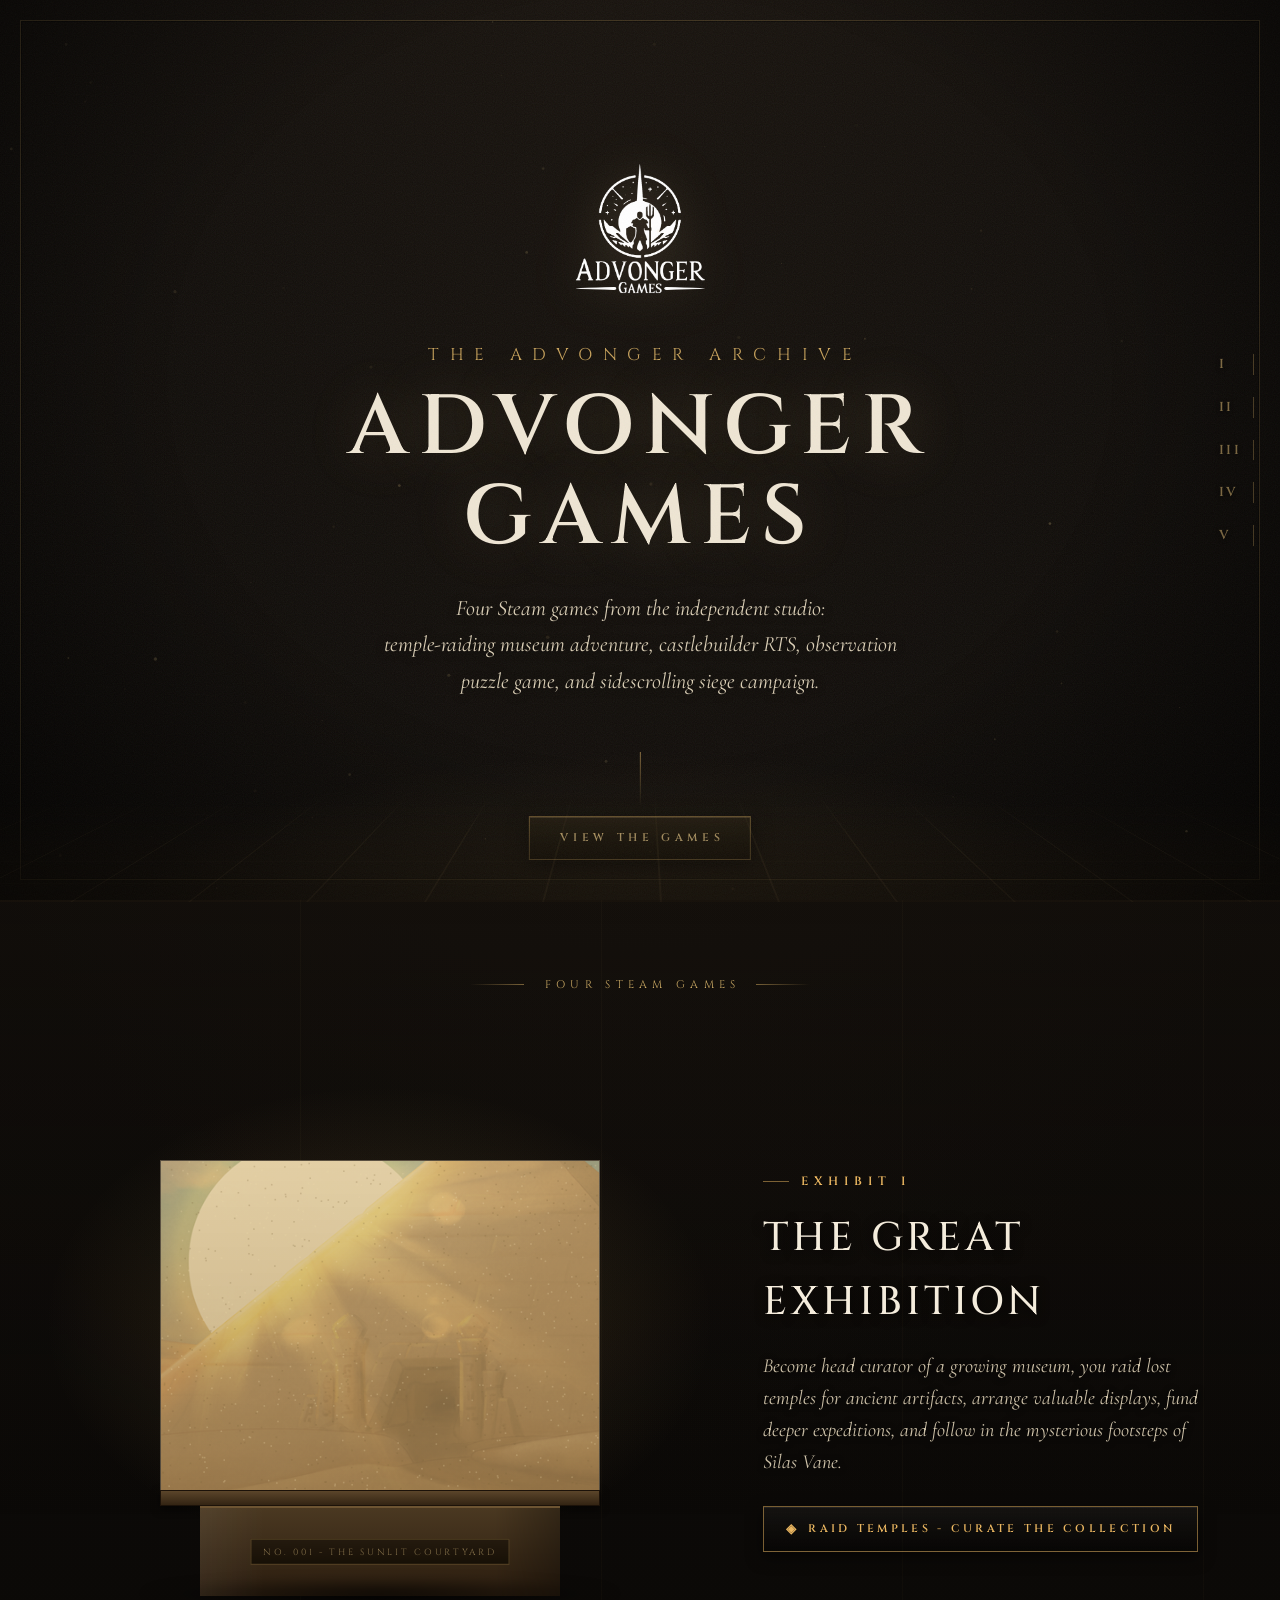
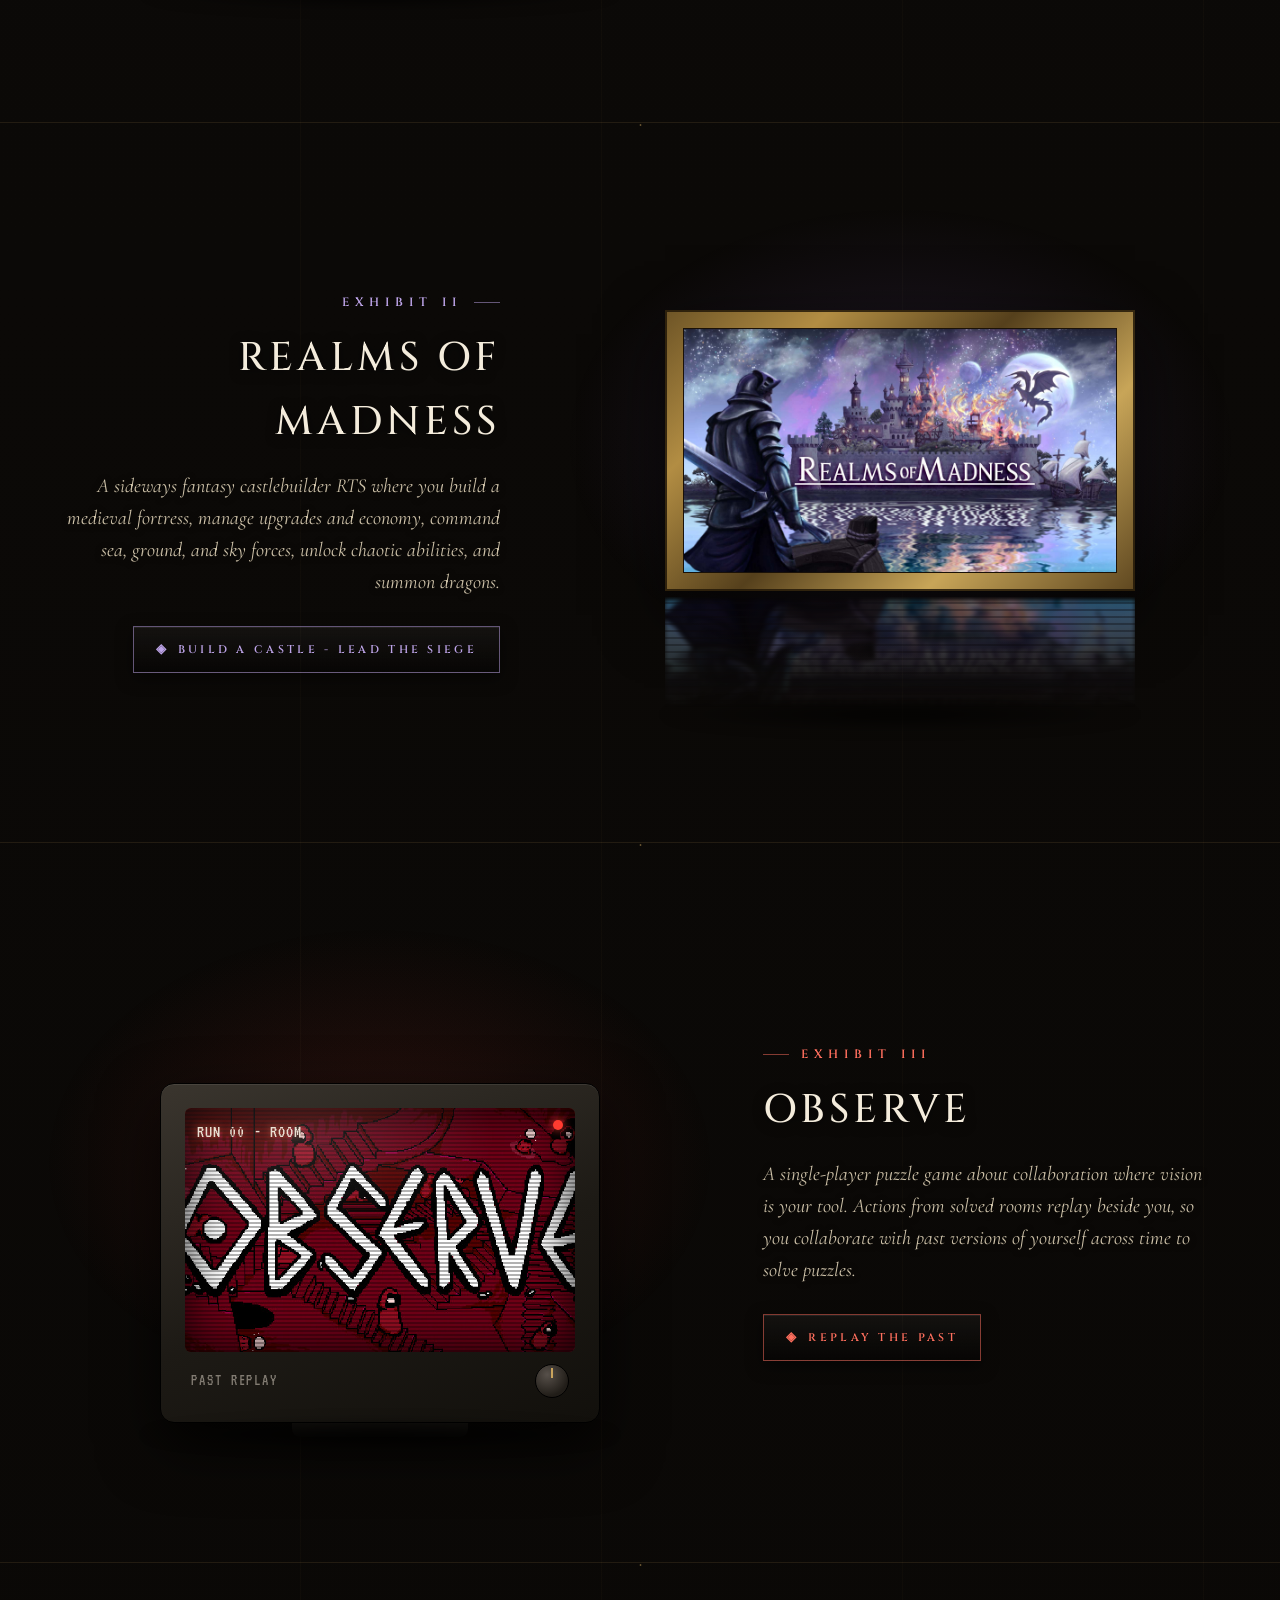
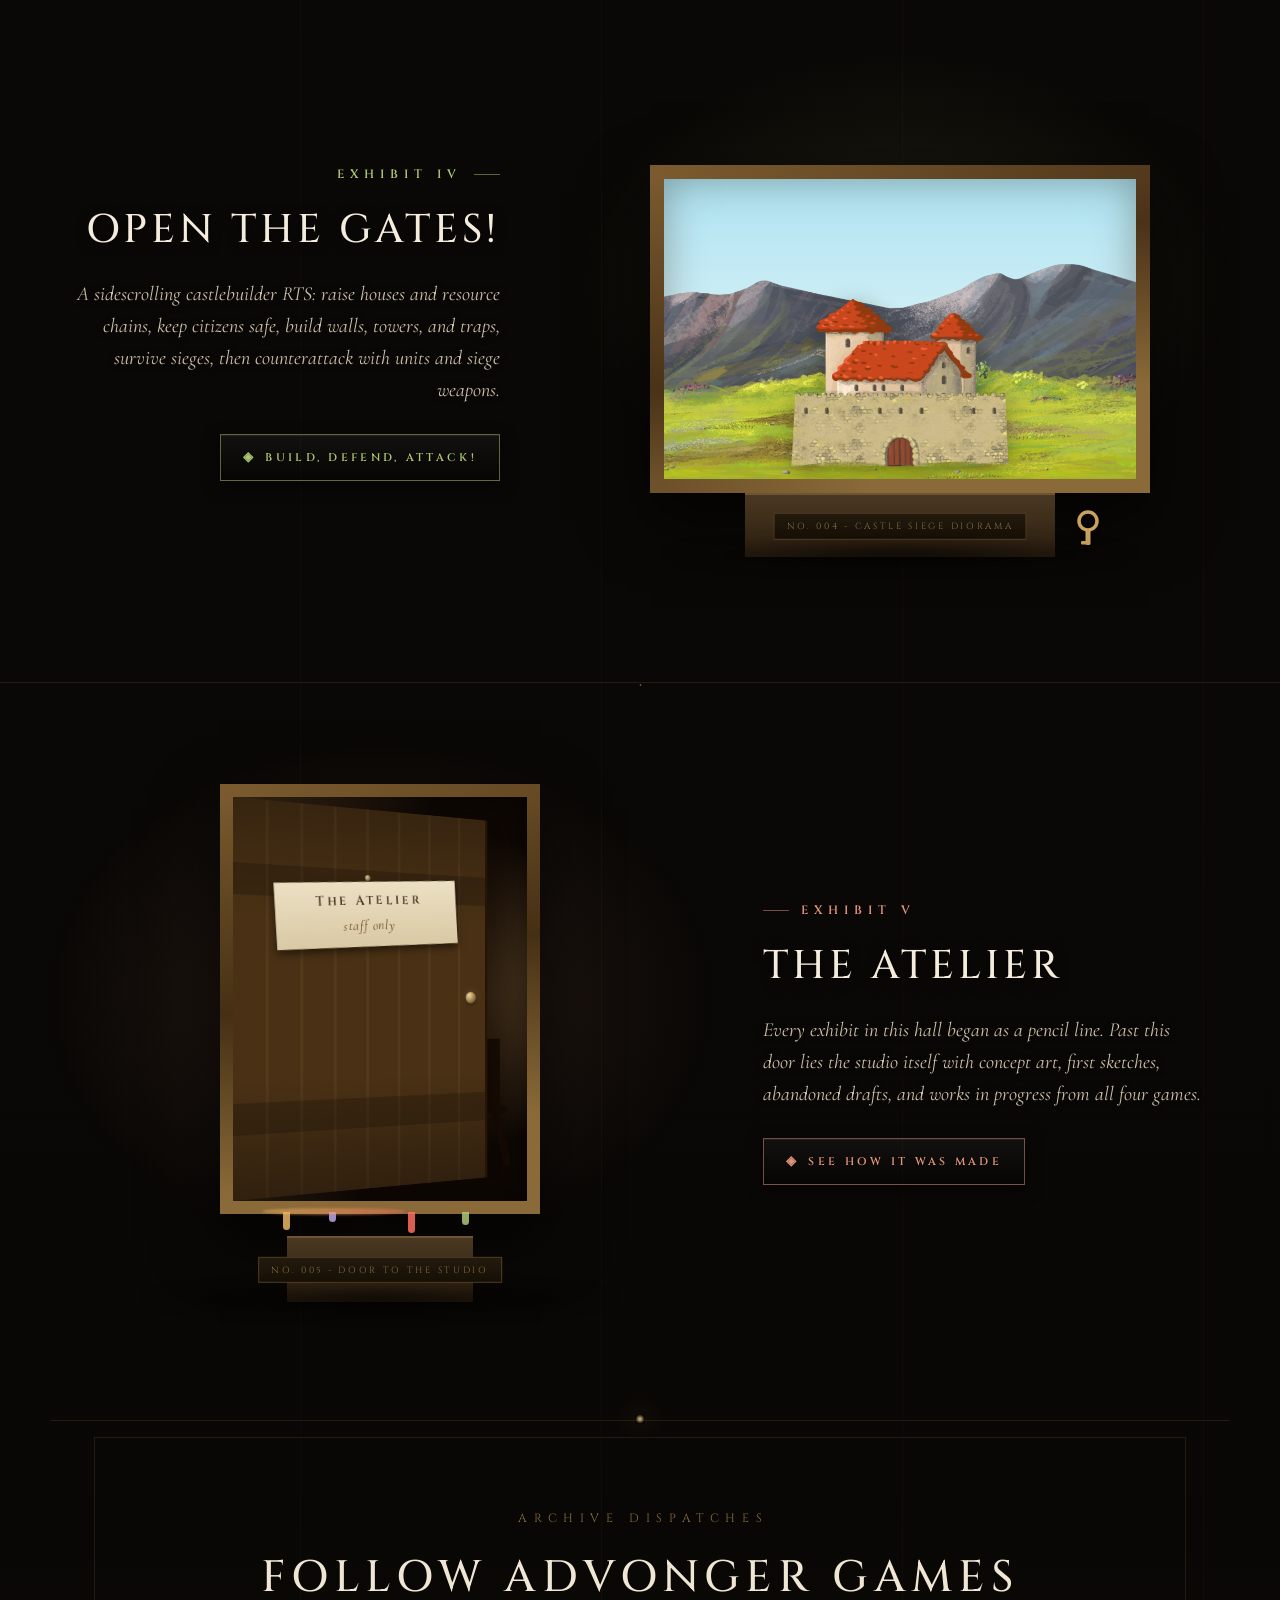
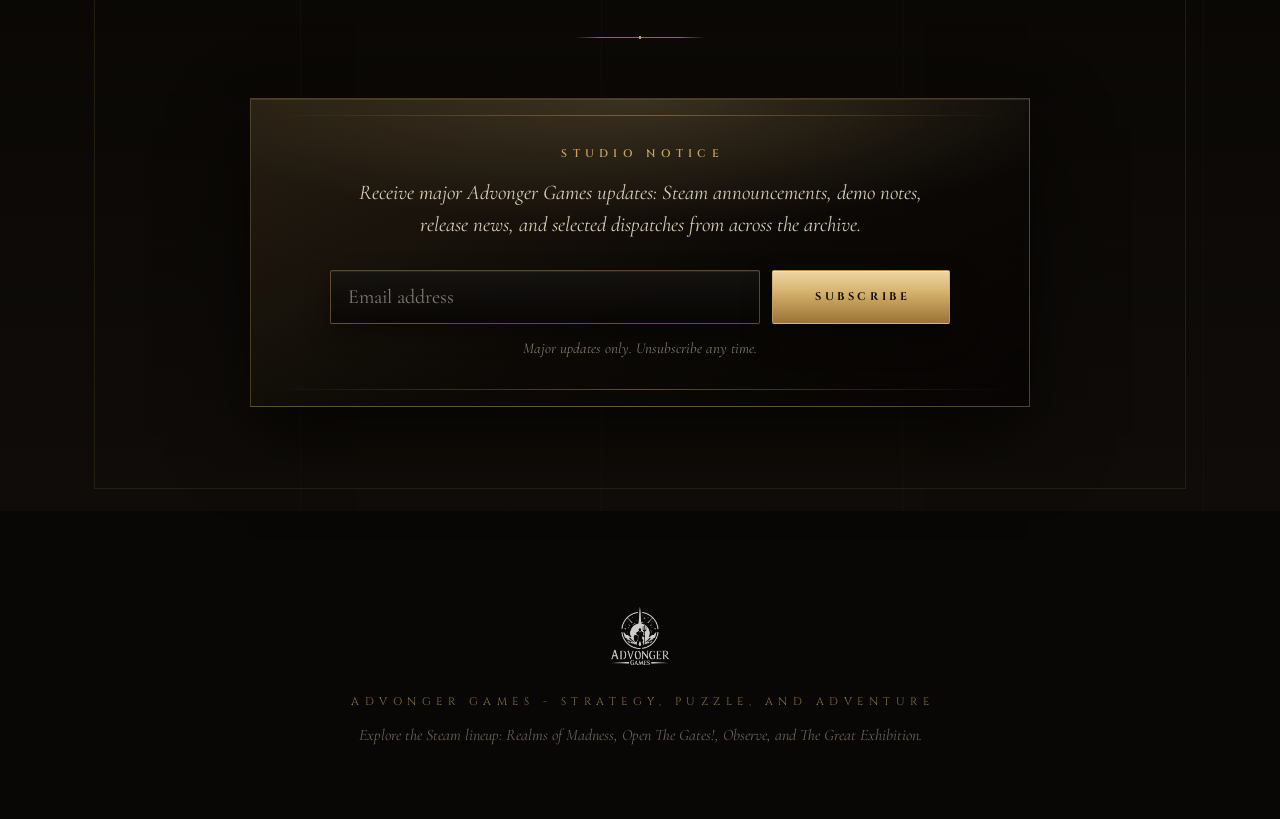
<file: index.html>
<!DOCTYPE html>
<html lang="en">
<head>
<meta charset="UTF-8">
<meta name="viewport" content="width=device-width, initial-scale=1.0">
<title>Advonger Games</title>
<meta name="description" content="Advonger Games is an independent game studio creating handcrafted strategy, puzzle, and adventure games for Steam, including Realms of Madness and Open The Gates!.">
<meta name="author" content="Advonger Games">
<meta name="application-name" content="Advonger Games">
<meta name="theme-color" content="#0c0a08">
<link rel="canonical" href="https://advongergames.com/">
<meta property="og:type" content="website">
<meta property="og:site_name" content="Advonger Games">
<meta property="og:title" content="Advonger Games">
<meta property="og:description" content="Advonger Games is an independent game studio creating handcrafted strategy, puzzle, and adventure games for Steam.">
<meta property="og:url" content="https://advongergames.com/">
<meta property="og:image" content="https://advongergames.com/Advonger_Games_logo.png">
<meta name="twitter:card" content="summary_large_image">
<meta name="twitter:title" content="Advonger Games">
<meta name="twitter:description" content="An independent game studio creating handcrafted strategy, puzzle, and adventure games for Steam.">
<meta name="twitter:image" content="https://advongergames.com/Advonger_Games_logo.png">
<script type="application/ld+json">
{
  "@context": "https://schema.org",
  "@type": "Organization",
  "name": "Advonger Games",
  "url": "https://advongergames.com/",
  "logo": "https://advongergames.com/Advonger_Games_logo.png",
  "description": "Advonger Games is an independent game studio creating handcrafted strategy, puzzle, and adventure games for Steam.",
  "sameAs": [
    "https://store.steampowered.com/developer/advongergames"
  ]
}
</script>
<link rel="icon" type="image/png" href="favicon.png">
<link rel="preconnect" href="https://fonts.googleapis.com">
<link rel="preconnect" href="https://fonts.gstatic.com" crossorigin>
<link rel="stylesheet" href="css/archive.css">
<script src="js/archive-transitions.js" defer></script>
<style>
/* ============================================================
   THE HALL - homepage only
   ============================================================ */
body.home {
  background:
    radial-gradient(ellipse 120% 60% at 50% -10%, #1c1610 0%, transparent 60%),
    linear-gradient(#0c0a08, #090705);
}

#dust { position: fixed; inset: 0; z-index: 3; pointer-events: none; }

/* ------------------------------------------------ the lantern */
/* Past the entrance the hall goes dark; a pool of lamplight follows the hand. */
#lantern {
  position: fixed; inset: 0; z-index: 55; pointer-events: none;
  opacity: 0; transition: opacity 1.6s ease;
  background: radial-gradient(circle 520px at var(--lx, 50vw) var(--ly, 55vh),
    transparent 0 42%, rgba(6,3,0,.24) 66%, rgba(5,2,0,.58) 100%);
}
#lantern.on { opacity: 1; }
@media (pointer: coarse) { #lantern { display: none; } }

/* ------------------------------------------------ the hall floor */
.floor {
  position: fixed; left: -22%; right: -22%; bottom: -2px; height: 30vh;
  z-index: 2; pointer-events: none;
  background:
    repeating-linear-gradient(90deg, transparent 0 116px, rgba(201,163,92,.07) 116px 118px),
    repeating-linear-gradient(transparent 0 46px, rgba(201,163,92,.045) 46px 47px),
    linear-gradient(transparent, rgba(26,19,10,.6));
  transform: perspective(520px) rotateX(56deg);
  transform-origin: 50% 100%;
  -webkit-mask-image: linear-gradient(transparent, #000 55%);
          mask-image: linear-gradient(transparent, #000 55%);
}

/* ------------------------------------------------ entrance */
.entrance {
  position: relative;
  min-height: 100vh;
  display: flex; flex-direction: column;
  align-items: center; justify-content: center;
  text-align: center;
  padding: 60px 24px 110px;
  overflow: hidden;
}
/* museum matting: a fine brass line framing the first view */
.entrance::before {
  content: '';
  position: absolute; inset: clamp(10px, 1.8vw, 20px);
  border: 1px solid rgba(201,163,92,.22);
  box-shadow: inset 0 0 0 1px rgba(0,0,0,.4);
  pointer-events: none;
}
.entrance .shaft {
  position: absolute; inset: -20% -10%;
  background: conic-gradient(from 178deg at 50% -8%,
    transparent 46%, rgba(214,178,110,.10) 49%, rgba(232,201,135,.16) 50%,
    rgba(214,178,110,.10) 51%, transparent 54%);
  animation: shaft-breathe 9s ease-in-out infinite;
  pointer-events: none;
}
@keyframes shaft-breathe {
  0%, 100% { opacity: .55; transform: rotate(-1.2deg); }
  50%       { opacity: 1;   transform: rotate(1.2deg); }
}
.entrance .floorglow {
  position: absolute; left: 0; right: 0; bottom: 0; height: 34vh;
  background: radial-gradient(ellipse 60% 90% at 50% 115%, rgba(201,163,92,.13), transparent 70%);
  pointer-events: none;
}
.entrance .mark {
  width: clamp(96px, 13vw, 150px);
  filter: drop-shadow(0 0 26px rgba(232,201,135,.28));
  animation: mark-rise 2.2s cubic-bezier(.2,.6,.2,1) both;
}
@keyframes mark-rise { from { opacity: 0; transform: translateY(26px); } to { opacity: 1; } }
.entrance .studio {
  margin-top: 30px;
  font-family: var(--display);
  font-size: clamp(13px, 1.6vw, 17px);
  letter-spacing: .62em; text-indent: .62em;
  color: var(--brass);
  text-transform: uppercase;
  animation: mark-rise 2.2s .25s cubic-bezier(.2,.6,.2,1) both;
}
.entrance h1 {
  margin-top: 14px;
  font-family: var(--display);
  font-weight: 600;
  font-size: clamp(34px, 7vw, 84px);
  line-height: 1.08;
  letter-spacing: .12em;
  text-transform: uppercase;
  color: var(--bone);
  text-shadow: 0 0 60px rgba(232,201,135,.22);
  animation: mark-rise 2.2s .45s cubic-bezier(.2,.6,.2,1) both;
}
.entrance .creed {
  margin-top: 26px;
  max-width: 560px;
  font-style: italic;
  font-size: clamp(18px, 2vw, 22px);
  line-height: 1.65;
  color: #dbcfb6;
  text-shadow: 0 1px 8px rgba(0,0,0,.6);
  animation: mark-rise 2.2s .7s cubic-bezier(.2,.6,.2,1) both;
}
.entrance .descend {
  position: absolute; bottom: 40px; left: 50%; transform: translateX(-50%);
  display: flex; flex-direction: column; align-items: center; gap: 10px;
  animation: mark-rise 2.2s 1.1s both;
}
.entrance .descend .threshold {
  padding: 12px 26px;
  font-family: var(--display); font-size: 11px; font-weight: 600;
  letter-spacing: .42em; text-indent: .42em; text-transform: uppercase;
  color: var(--brass-bright);
  border: 1px solid rgba(201,163,92,.5);
  background: linear-gradient(rgba(42,33,20,.85), rgba(23,18,8,.85));
  box-shadow: 0 6px 20px rgba(0,0,0,.55), inset 0 1px 0 rgba(232,201,135,.2);
  transition: border-color .4s, box-shadow .4s, color .4s;
}
.entrance .descend:hover .threshold {
  color: #f5e3bb;
  border-color: var(--brass);
  box-shadow: 0 6px 26px rgba(0,0,0,.6), 0 0 22px rgba(201,163,92,.25), inset 0 1px 0 rgba(232,201,135,.3);
}
.entrance .descend .plumb {
  width: 1px; height: 54px;
  background: linear-gradient(var(--brass-dim), transparent);
  position: relative;
  overflow: hidden;
}
.entrance .descend .plumb::after {
  content: ''; position: absolute; left: 0; top: -30%;
  width: 100%; height: 30%;
  background: var(--brass-bright);
  animation: plumb-drop 2.6s ease-in-out infinite;
}
@keyframes plumb-drop { 0% { top: -30%; } 70%, 100% { top: 110%; } }

/* ------------------------------------------------ catalogue rail */
.rail {
  position: fixed; right: 26px; top: 50%; transform: translateY(-50%);
  z-index: 70; display: flex; flex-direction: column; gap: 22px;
}
.rail a {
  font-family: var(--display); font-size: 13px; font-weight: 600; letter-spacing: .18em;
  color: rgba(220,185,115,.65);
  border-right: 1px solid rgba(201,163,92,.4);
  padding-right: 12px;
  text-shadow: 0 1px 4px rgba(0,0,0,.8);
  transition: color .4s, border-color .4s;
}
.rail a:hover, .rail a.here { color: var(--brass-bright); border-color: var(--brass); }
@media (max-width: 900px) { .rail { display: none; } }

/* ------------------------------------------------ exhibits */
.hall {
  position: relative; z-index: 4;
  /* faint wall panelling so the hall never reads as empty black */
  background:
    repeating-linear-gradient(90deg, transparent 0 300px, rgba(201,163,92,.03) 300px 301px),
    linear-gradient(rgba(28,22,16,.35), transparent 14%, transparent 86%, rgba(28,22,16,.35));
}
/* small curatorial line as you step off the entrance */
.hall-lead {
  padding: 64px 24px 8px;
  text-align: center;
}
.hall-lead span {
  display: inline-flex; align-items: center; gap: 16px;
  font-family: var(--display); font-size: 11px;
  letter-spacing: .48em; text-indent: .48em; text-transform: uppercase;
  color: #caa964;
}
.hall-lead span::before, .hall-lead span::after {
  content: ''; width: 54px; height: 1px;
  background: linear-gradient(to right, transparent, rgba(201,163,92,.55));
}
.hall-lead span::after { transform: scaleX(-1); }

.exhibit {
  position: relative;
  min-height: 80vh;
  display: grid;
  grid-template-columns: minmax(0, 7fr) minmax(0, 5fr);
  align-items: center;
  gap: clamp(30px, 5vw, 80px);
  max-width: 1280px;
  margin: 0 auto;
  padding: 54px clamp(22px, 5vw, 60px);
  cursor: pointer;
  outline: none;
}
/* keyboard visitors get a faint brass frame around the exhibit under focus */
.exhibit:focus-visible {
  outline: 1px solid rgba(201,163,92,.5);
  outline-offset: -14px;
}
/* engraved divider between exhibits */
.exhibit + .exhibit::after {
  content: '◆';
  position: absolute; top: -7px; left: 50%; transform: translateX(-50%);
  font-size: 10px; color: rgba(201,163,92,.55);
  padding: 0 18px;
  background: transparent;
}
.exhibit + .exhibit {
  border-top: 1px solid rgba(201,163,92,.13);
}
.exhibit.flip { grid-template-columns: minmax(0, 5fr) minmax(0, 7fr); }
.exhibit.flip .ex-stage { order: 2; }
.exhibit.flip .ex-plaque { order: 1; text-align: right; }

/* spotlight cone behind each object */
.ex-stage {
  position: relative;
  display: flex; align-items: flex-end; justify-content: center;
  min-height: 52vh;
}
.ex-stage::before {
  content: '';
  position: absolute; inset: -12% -18% -4%;
  background: radial-gradient(ellipse 55% 62% at 50% 46%, var(--spot, rgba(201,163,92,.18)), transparent 70%);
  opacity: .75;
  transition: opacity .8s ease;
  pointer-events: none;
}
.exhibit:hover .ex-stage::before,
.exhibit:focus-visible .ex-stage::before { opacity: 1; }
/* floor ellipse */
.ex-stage::after {
  content: '';
  position: absolute; bottom: -3%; left: 12%; right: 12%; height: 7%;
  background: radial-gradient(ellipse at 50% 50%, rgba(0,0,0,.75), transparent 70%);
  filter: blur(6px);
  pointer-events: none;
}

.ex-object {
  position: relative;
  transition: transform .9s cubic-bezier(.2,.6,.2,1);
  will-change: transform;
}
.exhibit:hover .ex-object, .exhibit:focus-visible .ex-object { transform: translateY(-8px); }

/* plaques */
.exhibit {
  --accent: var(--brass);
  --accent-soft: rgba(201,163,92,.45);
  --accent-glow: rgba(201,163,92,.3);
}
.ex-plaque {
  max-width: 440px;
  display: flex;
  flex-direction: column;
  align-items: flex-start;
}
.ex-plaque .num {
  display: inline-flex; align-items: center; gap: 12px;
  font-family: var(--display); font-size: 12px; font-weight: 600;
  letter-spacing: .5em; text-transform: uppercase;
  color: var(--accent);
  text-align: left;
}
.ex-plaque .num::before {
  content: ''; width: 26px; height: 1px;
  background: var(--accent-soft);
}
.exhibit.flip .ex-plaque {
  align-items: flex-end;
  text-align: right;
}
.exhibit.flip .ex-plaque .num { flex-direction: row-reverse; text-align: right; }
.ex-plaque h2 {
  margin-top: 14px;
  font-family: var(--display); font-weight: 500;
  font-size: clamp(26px, 3.3vw, 40px);
  letter-spacing: .1em; text-transform: uppercase;
  color: #f4ecdc;
  text-shadow: 0 2px 12px rgba(0,0,0,.7);
  transition: text-shadow .6s;
}
.exhibit:hover .ex-plaque h2 { text-shadow: 0 2px 12px rgba(0,0,0,.7), 0 0 38px var(--accent-glow); }
.ex-plaque .lore {
  margin-top: 16px;
  font-size: 20px; font-style: italic;
  line-height: 1.6;
  color: #cec2a9;
  text-shadow: 0 1px 6px rgba(0,0,0,.55);
  width: 100%;
}
/* the action tag: readable, bordered, clearly an invitation */
.ex-plaque .cue {
  margin-top: 28px;
  display: inline-flex; align-items: center; gap: 12px;
  max-width: 100%;
  padding: 12px 22px;
  font-family: var(--display); font-size: 11px; font-weight: 600;
  letter-spacing: .3em; text-indent: 0; text-transform: uppercase;
  color: var(--accent);
  border: 1px solid var(--accent-soft);
  background: linear-gradient(rgba(255,255,255,.04), rgba(0,0,0,.3));
  box-shadow: 0 5px 16px rgba(0,0,0,.5), inset 0 1px 0 rgba(255,255,255,.07);
  transition: border-color .45s, box-shadow .45s, color .45s, transform .45s;
}
.ex-plaque .cue::before {
  content: '◈';
  font-size: 13px;
  letter-spacing: 0;
}
.exhibit:hover .cue, .exhibit:focus-visible .cue {
  color: #fdf4e0;
  border-color: var(--accent);
  box-shadow: 0 5px 20px rgba(0,0,0,.55), 0 0 24px var(--accent-glow), inset 0 1px 0 rgba(255,255,255,.1);
  transform: translateY(-2px);
}

/* ------------------------------------------------ archive dispatches */
.archive-dispatches {
  position: relative;
  max-width: 1180px;
  margin: 18px auto 0;
  padding: 88px clamp(22px, 5vw, 60px) 104px;
  border-top: 1px solid rgba(201,163,92,.13);
}
.archive-dispatches::before {
  content: '';
  position: absolute;
  left: 50%;
  top: -7px;
  transform: translateX(-50%);
  width: 10px;
  height: 10px;
  background: radial-gradient(circle, rgba(232,201,135,.95), rgba(201,163,92,.12) 58%, transparent 62%);
  box-shadow: 0 0 24px rgba(201,163,92,.32);
}
.archive-dispatches::after {
  content: '';
  position: absolute;
  inset: 16px clamp(12px, 4vw, 44px) 22px;
  border: 1px solid rgba(201,163,92,.12);
  pointer-events: none;
}
.dispatch-ledger {
  position: relative;
  z-index: 1;
  width: min(780px, 100%);
  margin: 54px auto 0;
  padding: clamp(28px, 4vw, 46px);
  background:
    radial-gradient(ellipse 90% 62% at 50% 0%, rgba(232,201,135,.16), transparent 66%),
    linear-gradient(155deg, rgba(42,33,20,.92), rgba(12,9,6,.88) 58%, rgba(6,4,3,.94));
  border: 1px solid rgba(201,163,92,.34);
  box-shadow: 0 28px 70px rgba(0,0,0,.58), inset 0 1px 0 rgba(232,201,135,.12);
}
.dispatch-ledger::before,
.dispatch-ledger::after {
  content: '';
  position: absolute;
  left: 22px;
  right: 22px;
  height: 1px;
  background: linear-gradient(to right, transparent, rgba(201,163,92,.45), transparent);
}
.dispatch-ledger::before { top: 16px; }
.dispatch-ledger::after { bottom: 16px; }
.dispatch-label {
  display: block;
  margin-bottom: 14px;
  font-family: var(--display);
  font-size: 11px;
  font-weight: 600;
  letter-spacing: .48em;
  text-indent: .48em;
  text-align: center;
  text-transform: uppercase;
  color: var(--brass);
}
.dispatch-copy {
  max-width: 610px;
  margin: 0 auto 28px;
  text-align: center;
  font-size: clamp(18px, 2vw, 21px);
  line-height: 1.55;
  font-style: italic;
  color: #d8ccb3;
}
#mlb2-43343995.ml-form-embedContainer {
  width: 100%;
  max-width: 620px;
  margin: 0 auto;
}
#mlb2-43343995 .ml-form-embedWrapper {
  width: 100%;
}
#mlb2-43343995 .ml-form-embedContent {
  display: none;
}
#mlb2-43343995 .ml-block-form,
#mlb2-43343995 .ml-form-formContent {
  margin: 0;
}
#mlb2-43343995 input[type="email"] {
  width: 100%;
  min-height: 54px;
  padding: 14px 17px;
  color: var(--bone);
  background:
    linear-gradient(rgba(255,255,255,.045), rgba(0,0,0,.18)),
    rgba(10,8,6,.82);
  border: 1px solid rgba(201,163,92,.42);
  border-radius: 2px;
  box-shadow: inset 0 1px 0 rgba(232,201,135,.09), 0 10px 24px rgba(0,0,0,.35);
  font-family: var(--serif);
  font-size: 20px;
  outline: none;
  transition: border-color .3s, box-shadow .3s, background .3s;
}
#mlb2-43343995 input[type="email"]::placeholder {
  color: rgba(239,230,212,.5);
}
#mlb2-43343995 input[type="email"]:focus {
  border-color: var(--brass-bright);
  box-shadow: inset 0 1px 0 rgba(232,201,135,.14), 0 0 0 3px rgba(201,163,92,.13), 0 14px 30px rgba(0,0,0,.38);
  background:
    linear-gradient(rgba(255,255,255,.06), rgba(0,0,0,.16)),
    rgba(14,11,8,.9);
}
#mlb2-43343995 .ml-form-embedSubmit {
  margin-top: 14px;
}
#mlb2-43343995 .ml-form-embedSubmit button {
  width: 100%;
  min-height: 54px;
  border: 1px solid rgba(201,163,92,.58);
  border-radius: 2px;
  color: #171006;
  background:
    linear-gradient(rgba(255,255,255,.22), transparent 45%, rgba(0,0,0,.16)),
    linear-gradient(#e8c987, #b78b43);
  box-shadow: 0 14px 30px rgba(0,0,0,.34), inset 0 1px 0 rgba(255,255,255,.35);
  cursor: pointer;
  font-family: var(--display);
  font-size: 11px;
  font-weight: 700;
  letter-spacing: .32em;
  text-indent: .32em;
  text-transform: uppercase;
  transition: transform .3s, box-shadow .3s, filter .3s;
}
#mlb2-43343995 .ml-form-embedSubmit button:hover,
#mlb2-43343995 .ml-form-embedSubmit button:focus-visible {
  transform: translateY(-1px);
  filter: brightness(1.08);
  box-shadow: 0 18px 38px rgba(0,0,0,.42), 0 0 28px rgba(201,163,92,.24), inset 0 1px 0 rgba(255,255,255,.42);
}
#mlb2-43343995 .ml-form-embedSubmit button.loading {
  display: none;
}
#mlb2-43343995 .ml-form-successBody {
  text-align: center;
}
#mlb2-43343995 .ml-form-successContent h4 {
  font-family: var(--display);
  font-size: clamp(24px, 3.2vw, 38px);
  font-weight: 500;
  letter-spacing: .16em;
  text-indent: .16em;
  text-transform: uppercase;
  color: var(--brass-bright);
}
#mlb2-43343995 .ml-form-successContent p,
.dispatch-note {
  margin-top: 12px;
  text-align: center;
  color: rgba(185,172,147,.68);
  font-size: 15px;
  font-style: italic;
}
.ml-form-embedSubmitLoad {
  display: inline-block;
  width: 20px;
  height: 20px;
}
.ml-form-embedSubmitLoad::after {
  content: " ";
  display: block;
  width: 11px;
  height: 11px;
  margin: 1px;
  border-radius: 50%;
  border: 4px solid #171006;
  border-color: #171006 #171006 #171006 transparent;
  animation: ml-form-embedSubmitLoad 1.2s linear infinite;
}
@keyframes ml-form-embedSubmitLoad {
  to { transform: rotate(360deg); }
}
.sr-only {
  position: absolute;
  width: 1px;
  height: 1px;
  padding: 0;
  margin: -1px;
  overflow: hidden;
  clip: rect(0,0,0,0);
  border: 0;
}
@media (min-width: 720px) {
  #mlb2-43343995 .ml-form-formContent {
    display: grid;
    grid-template-columns: minmax(0, 1fr) 178px;
    gap: 12px;
    align-items: stretch;
  }
  #mlb2-43343995 .ml-form-embedSubmit {
    margin-top: 0;
  }
  #mlb2-43343995 .ml-form-embedSubmit button {
    height: 100%;
  }
}

/* ============ I. THE GREAT EXHIBITION - glass case ============ */
#ex-exhibition {
  --spot: rgba(226,178,94,.22);
  --accent: #eab661;
  --accent-soft: rgba(234,182,97,.5);
  --accent-glow: rgba(234,182,97,.35);
}
.case { width: min(440px, 80vw); }
.case .glass {
  position: relative;
  height: clamp(240px, 34vw, 330px);
  border: 1px solid rgba(214,196,160,.35);
  border-bottom: none;
  background: linear-gradient(165deg, rgba(240,230,205,.10), rgba(240,230,205,.02) 40%, rgba(20,14,8,.35));
  overflow: hidden;
  transition: transform 1s cubic-bezier(.2,.6,.2,1);
  transform-origin: 50% 100%;
}
.case .glass img {
  position: absolute; inset: 0; width: 100%; height: 100%;
  object-fit: cover; object-position: 50% 58%;
  filter: saturate(1.08) contrast(1.04);
  transform: scale(1.04);
  transition: transform 1.4s ease;
}
/* the sand you brush off with your hand */
.case .glass canvas.sand {
  position: absolute; inset: 0; z-index: 2;
  width: 100%; height: 100%;
  transition: opacity 2.2s ease;
  cursor: grab;
}
.case .glass canvas.sand.swept { opacity: 0; }
#ex-exhibition:hover .case .glass img { transform: scale(1.1); }
/* sun sweep across the glass */
.case .glass::after {
  content: '';
  position: absolute; inset: -40% -60%;
  background: linear-gradient(115deg, transparent 42%, rgba(255,240,200,.28) 50%, transparent 58%);
  transform: translateX(-70%);
  transition: transform 1.6s ease;
  pointer-events: none;
}
#ex-exhibition:hover .case .glass::after { transform: translateX(55%); }
/* dust haze inside the case */
.case .glass::before {
  content: '';
  position: absolute; inset: 0;
  background: radial-gradient(ellipse 70% 45% at 50% 8%, rgba(255,231,180,.2), transparent 70%);
  mix-blend-mode: screen;
  pointer-events: none;
  z-index: 1;
}
.case .sill {
  height: 16px;
  background: linear-gradient(#5b452a, #332413);
  border: 1px solid #1c1209;
  box-shadow: 0 3px 8px rgba(0,0,0,.5);
}
.case .pedestal {
  width: 82%; margin: 0 auto;
  height: clamp(60px, 8vw, 90px);
  background:
    linear-gradient(90deg, rgba(255,255,255,.05), transparent 18%, transparent 82%, rgba(0,0,0,.3)),
    linear-gradient(#4a3821, #2b1d0f);
  border-top: 2px solid #6d5432;
  position: relative;
}
.case .pedestal::after {
  content: 'NO. 001 - THE SUNLIT COURTYARD';
  position: absolute; left: 50%; top: 50%; transform: translate(-50%,-50%);
  font-family: var(--display); font-size: 9px; letter-spacing: .3em;
  color: rgba(232,201,135,.5);
  border: 1px solid rgba(201,163,92,.3);
  padding: 5px 12px;
  background: linear-gradient(#241a0e, #171006);
  white-space: nowrap;
}

/* ============ II. REALMS OF MADNESS - the drowned painting ============ */
#ex-realms {
  --spot: rgba(146,108,214,.22);
  --accent: #bda4e8;
  --accent-soft: rgba(189,164,232,.5);
  --accent-glow: rgba(189,164,232,.35);
}
.painting {
  width: min(470px, 80vw);
  transform: perspective(900px) rotateY(var(--ty, 0deg)) rotateX(var(--tx, 0deg));
  transition: transform .35s ease-out;
  will-change: transform;
}
.painting .frame {
  position: relative;
  padding: clamp(12px, 1.6vw, 18px);
  background:
    linear-gradient(135deg, #6d5426, #b28d43 22%, #55401c 47%, #c8a558 72%, #5e4720);
  box-shadow: 0 24px 60px rgba(0,0,0,.65), inset 0 0 0 2px rgba(35,24,8,.85);
}
.painting .frame .canvas-wrap {
  position: relative; overflow: hidden;
  border: 1px solid #1a1108;
}
.painting .frame img { width: 100%; display: block; }
/* dragon shadow gliding over the canvas */
.painting .dragon {
  position: absolute; top: 6%; left: -34%;
  width: 30%;
  opacity: 0;
  filter: blur(1.5px);
  pointer-events: none;
  z-index: 2;
}
#ex-realms:hover .dragon { animation: dragon-pass 3.2s ease-in-out; }
@keyframes dragon-pass {
  0%   { opacity: 0; transform: translateX(0) translateY(0) scale(.85); }
  18%  { opacity: .8; }
  55%  { opacity: .85; transform: translateX(280%) translateY(16%) scale(1.05); }
  100% { opacity: 0; transform: translateX(430%) translateY(4%) scale(.9); }
}
/* moonlit shimmer on the canvas */
.painting .canvas-wrap::after {
  content: '';
  position: absolute; inset: 0;
  background: radial-gradient(ellipse 60% 40% at 70% 22%, rgba(190,160,255,.16), transparent 70%);
  opacity: 0;
  transition: opacity 1s;
  pointer-events: none;
}
#ex-realms:hover .canvas-wrap::after { opacity: 1; }
/* reflection pool below the frame */
.painting .pool {
  position: relative;
  height: clamp(80px, 11vw, 120px);
  margin-top: 6px;
  overflow: hidden;
  -webkit-mask-image: linear-gradient(rgba(0,0,0,.5), transparent 92%);
          mask-image: linear-gradient(rgba(0,0,0,.5), transparent 92%);
}
.painting .pool img {
  width: 100%;
  transform: scaleY(-1) translateY(-1%);
  filter: blur(2px) saturate(1.3) brightness(.9);
  animation: pool-sway 7s ease-in-out infinite;
}
@keyframes pool-sway {
  0%, 100% { transform: scaleY(-1.02) translateY(-1%) skewX(0deg); }
  25%      { transform: scaleY(-1)    translateY(-2%) skewX(1deg); }
  75%      { transform: scaleY(-1.03) translateY(0%)  skewX(-1deg); }
}
.painting .pool::after {
  content: '';
  position: absolute; inset: 0;
  background: repeating-linear-gradient(rgba(12,10,20,0) 0 5px, rgba(12,10,20,.35) 5px 7px);
  animation: pool-lines 4.5s linear infinite;
}
@keyframes pool-lines { from { transform: translateY(0); } to { transform: translateY(7px); } }

/* ============ III. OBSERVE - the watching monitor ============ */
#ex-observe {
  --spot: rgba(214,60,50,.2);
  --accent: #ff6f5e;
  --accent-soft: rgba(255,111,94,.5);
  --accent-glow: rgba(255,111,94,.3);
}
.crt { width: min(440px, 78vw); }
.crt .shell {
  position: relative;
  padding: clamp(16px, 2vw, 24px);
  background: linear-gradient(160deg, #3a352e, #1d1a15 55%, #12100c);
  border-radius: 14px;
  border: 1px solid #000;
  box-shadow: 0 24px 60px rgba(0,0,0,.7), inset 0 1px 0 rgba(255,255,255,.08);
}
.crt .screen {
  position: relative;
  aspect-ratio: 16 / 10;
  overflow: hidden;
  border-radius: 6px;
  background: #180404 center / cover no-repeat;
  background-image: url('Observe/Cover%20Art/capsule_616x353.jpg');
  box-shadow: inset 0 0 46px rgba(0,0,0,.85);
  animation: crt-flicker 5s steps(12) infinite;
}
@keyframes crt-flicker {
  0%, 91%, 94%, 100% { filter: brightness(1); }
  92% { filter: brightness(1.22) contrast(1.06); }
  93% { filter: brightness(.86); }
}
.crt .screen::before { /* scanlines */
  content: '';
  position: absolute; inset: 0; z-index: 2;
  background: repeating-linear-gradient(rgba(0,0,0,0) 0 2px, rgba(0,0,0,.3) 2px 4px);
  pointer-events: none;
}
.crt .screen::after { /* curvature glare */
  content: '';
  position: absolute; inset: 0; z-index: 3;
  background: radial-gradient(ellipse 90% 70% at 30% 12%, rgba(255,255,255,.13), transparent 55%);
  pointer-events: none;
}
.crt .osd {
  position: absolute; z-index: 4; top: 10px; left: 12px;
  font-family: var(--mono); font-size: 18px;
  color: #e9dfd2; text-shadow: 0 0 8px rgba(255,120,90,.8);
  letter-spacing: .06em;
}
.crt .rec {
  position: absolute; z-index: 4; top: 12px; right: 12px;
  width: 10px; height: 10px; border-radius: 50%;
  background: #ff3b30;
  box-shadow: 0 0 10px #ff3b30;
  animation: rec-blink 1.4s steps(1) infinite;
}
@keyframes rec-blink { 50% { opacity: .15; } }
.crt .chin {
  margin-top: 12px;
  display: flex; align-items: center; justify-content: space-between;
  padding: 0 6px;
}
.crt .label {
  font-family: var(--mono); font-size: 16px;
  color: rgba(233,223,210,.5); letter-spacing: .12em;
}
.crt .dial {
  width: 34px; height: 34px; border-radius: 50%;
  background: radial-gradient(circle at 35% 30%, #57504a, #211d18 70%);
  border: 1px solid #000;
  position: relative;
  transition: transform .8s cubic-bezier(.3,1.4,.4,1);
}
.crt .dial::after {
  content: ''; position: absolute; left: 50%; top: 3px;
  width: 2px; height: 10px; margin-left: -1px;
  background: var(--brass);
}
.crt .dial { cursor: pointer; }
.crt .dial:hover { box-shadow: 0 0 12px rgba(255,74,60,.35); }
.crt .foot {
  width: 40%; height: 14px; margin: 0 auto;
  background: linear-gradient(#26221c, #0e0c09);
  border-radius: 0 0 8px 8px;
}

/* ============ IV. OPEN THE GATES! - the diorama ============ */
#ex-gates {
  --spot: rgba(170,200,110,.16);
  --accent: #aec873;
  --accent-soft: rgba(174,200,115,.5);
  --accent-glow: rgba(174,200,115,.3);
}
.diorama { width: min(500px, 82vw); position: relative; }
.diorama .box {
  position: relative;
  aspect-ratio: 16 / 10.5;
  overflow: hidden;
  border: clamp(10px, 1.4vw, 14px) solid transparent;
  border-image: linear-gradient(160deg, #7a5a2e, #4a3218 45%, #8a6a38 80%) 1;
  background: linear-gradient(#aee3f2 0%, #cfeef5 46%, #9fd6a5 60%);
  box-shadow: 0 26px 60px rgba(0,0,0,.65), inset 0 0 40px rgba(30,20,5,.35);
}
.diorama .layer { position: absolute; left: -4%; right: -4%; bottom: -2%; pointer-events: none; }
.diorama .layer img { width: 100%; object-fit: cover; }
.diorama .mts img { height: 100%; object-position: bottom; }
.diorama .mts { height: 74%; transition: transform 1.2s ease; }
.diorama .grd { height: 42%; transition: transform 1.2s ease; }
.diorama .grd img { height: 100%; object-position: top; }
.diorama .castle {
  position: absolute; left: 50%; bottom: 4%;
  width: 46%; transform: translateX(-50%);
  transition: transform 1.2s ease;
  filter: drop-shadow(0 6px 12px rgba(20,30,10,.45));
}
#ex-gates:hover .mts, #ex-gates.wound .mts { transform: translateY(2.5%) scale(1.02); }
#ex-gates:hover .grd, #ex-gates.wound .grd { transform: translateY(-1.5%) scale(1.03); }
#ex-gates:hover .castle { transform: translateX(-50%) scale(1.05); }
#ex-gates.wound .castle { animation: castle-hop .55s cubic-bezier(.3,1.5,.4,1) 3; }
@keyframes castle-hop {
  0%, 100% { transform: translateX(-50%) scale(1.05); }
  40% { transform: translateX(-50%) translateY(-3.5%) scale(1.06) rotate(-.6deg); }
}
/* the jester peeks out from behind the wall */
.diorama .peek {
  position: absolute; left: 13%; bottom: -34%;
  width: 17%;
  transition: transform 1s cubic-bezier(.3,1.3,.4,1) .1s;
  filter: drop-shadow(0 4px 8px rgba(20,30,10,.4));
}
#ex-gates:hover .peek, #ex-gates.wound .peek { transform: translateY(-78%) rotate(-6deg); }
.diorama .peek2 {
  position: absolute; right: 12%; bottom: -36%;
  width: 16%;
  transition: transform 1s cubic-bezier(.3,1.3,.4,1) .22s;
  filter: drop-shadow(0 4px 8px rgba(20,30,10,.4));
}
#ex-gates:hover .peek2, #ex-gates.wound .peek2 { transform: translateY(-70%) rotate(5deg); }
/* hanging banner with the game logo */
.diorama .banner {
  position: absolute; top: -3%; left: 50%; transform: translateX(-50%);
  width: 56%; z-index: 3;
  filter: drop-shadow(0 8px 14px rgba(20,15,0,.5));
  transition: transform .9s cubic-bezier(.3,1.3,.4,1);
  transform-origin: top center;
}
#ex-gates:hover .banner, #ex-gates.wound .banner { transform: translateX(-50%) rotate(1.6deg) scale(1.04); }
/* the winding key on the stand */
.diorama .windkey {
  position: absolute; right: 8%; bottom: 6px; z-index: 4;
  width: 44px; height: 44px;
  cursor: pointer;
  transition: transform 2.4s cubic-bezier(.5,.05,.4,1), filter .3s;
  filter: drop-shadow(0 3px 6px rgba(0,0,0,.55));
}
.diorama .windkey:hover { filter: drop-shadow(0 3px 6px rgba(0,0,0,.55)) drop-shadow(0 0 10px rgba(232,201,135,.5)); }
#ex-gates.wound .windkey { transform: rotate(720deg); }
.diorama .stand {
  width: 62%; margin: 0 auto;
  height: clamp(44px, 6vw, 64px);
  background: linear-gradient(#4a3821, #2b1d0f);
  border-top: 2px solid #6d5432;
  position: relative;
}
.diorama .stand::after {
  content: 'NO. 004 - CASTLE SIEGE DIORAMA';
  position: absolute; left: 50%; top: 50%; transform: translate(-50%,-50%);
  font-family: var(--display); font-size: 9px; letter-spacing: .3em;
  color: rgba(232,201,135,.5);
  border: 1px solid rgba(201,163,92,.3);
  padding: 5px 12px;
  background: linear-gradient(#241a0e, #171006);
  white-space: nowrap;
}

/* ============ V. THE ATELIER - the studio door ============ */
#ex-atelier {
  --spot: rgba(226,149,122,.2);
  --accent: #e2957a;
  --accent-soft: rgba(226,149,122,.5);
  --accent-glow: rgba(226,149,122,.32);
}
.studio-door { width: min(320px, 68vw); }
.studio-door .doorway {
  position: relative;
  height: clamp(300px, 42vw, 430px);
  background:
    linear-gradient(100deg, rgba(255,190,110,.28), rgba(30,16,6,.2) 55%),
    #0a0503;
  border: clamp(9px, 1.2vw, 13px) solid transparent;
  border-image: linear-gradient(165deg, #7a5a2e, #452f14 45%, #8a6a38 82%) 1;
  box-shadow: 0 26px 60px rgba(0,0,0,.65), inset 0 0 30px rgba(0,0,0,.5);
  perspective: 900px;
  overflow: hidden;
}
/* warm studio light behind the door */
.studio-door .glow {
  position: absolute; inset: 0;
  background: radial-gradient(ellipse 75% 58% at 78% 48%, rgba(255,190,110,.5), transparent 68%);
  opacity: .55;
  transition: opacity 1.1s ease;
}
#ex-atelier:hover .glow { opacity: 1; }
/* the easel, glimpsed through the gap */
.studio-door .easel-sil {
  position: absolute; right: 5%; bottom: 6%;
  width: 36%;
  opacity: .9;
  transform: translateX(12%);
  transition: transform 1.1s ease;
}
#ex-atelier:hover .easel-sil { transform: translateX(0); }
/* the door itself, hinged left, opening inward */
.studio-door .leaf {
  position: absolute; inset: 0;
  transform-origin: left center;
  transform: rotateY(24deg);
  transition: transform 1.1s cubic-bezier(.3,.9,.3,1);
  background:
    linear-gradient(rgba(0,0,0,.25), rgba(0,0,0,0) 30%, rgba(0,0,0,0) 70%, rgba(0,0,0,.35)),
    repeating-linear-gradient(90deg, #4a3115 0 34px, #55391b 34px 37px);
  border-right: 3px solid #241505;
  box-shadow: 16px 0 30px rgba(10,4,0,.5);
}
#ex-atelier:hover .leaf { transform: rotateY(56deg); }
/* cross braces */
.studio-door .leaf::before {
  content: '';
  position: absolute; inset: 0;
  background:
    linear-gradient(rgba(0,0,0,0) 16%, rgba(0,0,0,.2) 16%, rgba(0,0,0,.2) 24%, rgba(0,0,0,0) 24%),
    linear-gradient(rgba(0,0,0,0) 76%, rgba(0,0,0,.2) 76%, rgba(0,0,0,.2) 84%, rgba(0,0,0,0) 84%);
}
.studio-door .knob {
  position: absolute; right: 12px; top: 48%;
  width: 13px; height: 13px; border-radius: 50%;
  background: radial-gradient(circle at 35% 30%, #f0d9a0, #8a6a38 65%, #4a3418);
  box-shadow: 0 2px 5px rgba(0,0,0,.6), 0 0 8px rgba(232,201,135,.25);
}
/* the crooked staff-only sign, nailed to the door */
.studio-door .sign {
  position: absolute; top: 19%; left: 50%;
  width: 72%;
  transform: translateX(-50%) rotate(-3.5deg);
  transform-origin: 50% -10px;
  padding: 9px 6px 11px;
  background: linear-gradient(#ece0c4, #d9c9a4);
  color: #4a3320;
  text-align: center;
  font-family: var(--display); font-weight: 600;
  font-size: clamp(11px, 1.4vw, 14px);
  letter-spacing: .24em; text-indent: .24em;
  box-shadow: 0 4px 10px rgba(0,0,0,.55);
}
.studio-door .sign::before {
  content: '';
  position: absolute; top: -7px; left: 50%; margin-left: -3px;
  width: 6px; height: 6px; border-radius: 50%;
  background: radial-gradient(circle at 35% 30%, #d8c8a0, #55401c);
}
.studio-door .sign em {
  display: block; margin-top: 3px;
  font-family: var(--serif); font-style: italic; font-weight: 500;
  font-size: 15px; letter-spacing: .06em; text-indent: 0;
  text-transform: none; color: #7a5636;
}
#ex-atelier:hover .sign { animation: sign-swing 1.8s cubic-bezier(.3,.9,.3,1); }
@keyframes sign-swing {
  0%, 100% { transform: translateX(-50%) rotate(-3.5deg); }
  25% { transform: translateX(-50%) rotate(2.6deg); }
  55% { transform: translateX(-50%) rotate(-6.2deg); }
  80% { transform: translateX(-50%) rotate(-2.2deg); }
}
/* paint that crept out under the door */
.studio-door .drips {
  position: relative;
  height: 24px; margin: -2px 10% 0;
}
.studio-door .drips i {
  position: absolute; top: 0;
  width: 7px; border-radius: 0 0 4px 4px;
  opacity: .85;
}
.studio-door .drips i:nth-child(1) { left: 12%; height: 18px; background: #eab661; }
.studio-door .drips i:nth-child(2) { left: 30%; height: 10px; background: #bda4e8; }
.studio-door .drips i:nth-child(3) { left: 61%; height: 21px; background: #ff6f5e; transition: height .9s ease; }
.studio-door .drips i:nth-child(4) { left: 82%; height: 13px; background: #aec873; }
#ex-atelier:hover .drips i:nth-child(3) { height: 24px; }
.studio-door .drips::after {
  content: '';
  position: absolute; left: 4%; right: 40%; top: -4px; height: 7px;
  border-radius: 50%;
  background: linear-gradient(90deg, rgba(234,182,97,.5), rgba(255,111,94,.45));
  filter: blur(1px);
}
.studio-door .stand {
  width: 58%; margin: 0 auto;
  height: clamp(46px, 6vw, 66px);
  background: linear-gradient(#4a3821, #2b1d0f);
  border-top: 2px solid #6d5432;
  position: relative;
}
.studio-door .stand::after {
  content: 'NO. 005 - DOOR TO THE STUDIO';
  position: absolute; left: 50%; top: 50%; transform: translate(-50%,-50%);
  font-family: var(--display); font-size: 9px; letter-spacing: .3em;
  color: rgba(232,201,135,.5);
  border: 1px solid rgba(201,163,92,.3);
  padding: 5px 12px;
  background: linear-gradient(#241a0e, #171006);
  white-space: nowrap;
}

/* ------------------------------------------------ veil variants */
.veil--gold { background: radial-gradient(circle at 50% 60%, #f3d489, #b07f2e 55%, #241503); }
.veil--gold.active { animation: veil-flood .85s ease-in forwards; }
.veil--ripple { background: radial-gradient(circle at 50% 45%, #2a1745, #0b0618 70%); }
.veil--ripple.active { animation: veil-flood .85s ease-in forwards; }
.veil--ripple::after {
  content: ''; position: absolute; left: 50%; top: 45%;
  width: 10px; height: 10px; border-radius: 50%;
  transform: translate(-50%,-50%);
  border: 2px solid rgba(190,160,255,.8);
  opacity: 0;
}
.veil--ripple.active::after { animation: ripple-ring .85s ease-out forwards; }
@keyframes ripple-ring {
  0% { opacity: 1; box-shadow: 0 0 0 0 rgba(190,160,255,.5); }
  100% { opacity: 0; width: 130vmax; height: 130vmax; box-shadow: 0 0 0 40px rgba(190,160,255,.12); }
}
.veil--crt { background: #000; }
.veil--crt.active { animation: veil-flood .3s ease-in forwards; }
.veil--crt::after {
  content: ''; position: absolute; left: 0; right: 0; top: 50%;
  height: 3px; margin-top: -1px;
  background: #fff; box-shadow: 0 0 30px 6px rgba(255,255,255,.9);
  transform: scaleX(0);
}
.veil--crt.active::after { animation: crt-line .8s ease forwards; }
@keyframes crt-line {
  0% { transform: scaleX(0); opacity: 1; }
  45% { transform: scaleX(1); opacity: 1; }
  100% { transform: scaleX(1) scaleY(.2); opacity: 0; }
}
.veil--gate { background: transparent; }
.veil--gate::before {
  content: '';
  position: absolute; inset: 0;
  background:
    repeating-linear-gradient(90deg, #241708 0 26px, #3a2712 26px 34px, #241708 34px 60px),
    #241708;
  box-shadow: inset 0 -20px 50px rgba(0,0,0,.7);
  transform: translateY(-102%);
}
.veil--gate.active::before { animation: gate-drop .8s cubic-bezier(.6,0,.9,.6) forwards; }
@keyframes gate-drop { to { transform: translateY(0); } }
.veil--gate.active { animation: veil-hold .85s forwards; }
@keyframes veil-hold { 0%, 100% { opacity: 1; } }
@keyframes veil-flood { from { opacity: 0; } to { opacity: 1; } }

/* ------------------------------------------------ responsive */
@media (max-width: 900px) {
  .exhibit, .exhibit.flip {
    grid-template-columns: 1fr;
    min-height: auto;
    padding: 56px 20px 52px;
    gap: 30px;
  }
  .exhibit.flip .ex-stage { order: 1; }
  .exhibit.flip .ex-plaque { order: 2; text-align: left; align-items: flex-start; }
  .exhibit.flip .ex-plaque .num { flex-direction: row; }
  .ex-stage { min-height: auto; }
  .ex-plaque { max-width: 560px; }
  .ex-plaque .lore { font-size: 18px; }
  .hall-lead { padding-top: 44px; }
  .entrance { padding-bottom: 130px; }
  .entrance .creed br { display: none; } /* let lines wrap naturally on small screens */
}
</style>
</head>
<body class="home">

<div class="grain"></div>
<div class="vignette"></div>
<div class="floor" aria-hidden="true"></div>
<canvas id="dust"></canvas>
<div id="lantern" aria-hidden="true"></div>

<nav class="rail" aria-label="Exhibit index">
  <a href="#ex-exhibition">I</a>
  <a href="#ex-realms">II</a>
  <a href="#ex-observe">III</a>
  <a href="#ex-gates">IV</a>
  <a href="#ex-atelier">V</a>
</nav>

<!-- ═══════════════════ ENTRANCE ═══════════════════ -->
<header class="entrance">
  <div class="shaft"></div>
  <div class="floorglow"></div>
  <img class="mark" src="Advonger_Games_logo.png" alt="Advonger Games" fetchpriority="high">
  <p class="studio">The Advonger Archive</p>
  <h1>Advonger<br>Games</h1>
  <p class="creed">Four Steam games from the independent studio:<br>
    temple-raiding museum adventure, castlebuilder RTS, observation puzzle game, and sidescrolling siege campaign.</p>
  <a class="descend" href="#ex-exhibition" aria-label="View the game collection">
    <span class="plumb"></span>
    <span class="threshold">View the games</span>
  </a>
</header>

<!-- ═══════════════════ THE HALL ═══════════════════ -->
<main class="hall">

  <div class="hall-lead reveal"><span>Four Steam Games</span></div>

  <!-- I · THE GREAT EXHIBITION -->
  <section class="exhibit reveal" id="ex-exhibition" data-href="the-great-exhibition.html"
           data-veil="veil--gold" role="link" tabindex="0"
           aria-label="The Great Exhibition - open the game page">
    <div class="ex-stage">
      <div class="ex-object" data-depth="14">
        <div class="case">
          <div class="glass">
            <img src="The%20Great%20Exhibition/shortcut_icon.png" alt="A lost-temple entrance from The Great Exhibition" loading="lazy" decoding="async">
            <canvas class="sand" id="sand-canvas" aria-hidden="true"></canvas>
          </div>
          <div class="sill"></div>
          <div class="pedestal"></div>
        </div>
      </div>
    </div>
    <div class="ex-plaque">
      <span class="num">Exhibit I</span>
      <h2>The Great Exhibition</h2>
      <p class="lore">Become head curator of a growing museum, you raid lost temples for ancient artifacts, arrange valuable displays, fund deeper expeditions, and follow in the mysterious footsteps of Silas Vane.</p>
      <span class="cue">Raid temples - curate the collection</span>
    </div>
  </section>

  <!-- II · REALMS OF MADNESS -->
  <section class="exhibit flip reveal" id="ex-realms" data-href="realms-of-madness.html"
           data-veil="veil--ripple" role="link" tabindex="0"
           aria-label="Realms of Madness - open the game page">
    <div class="ex-stage">
      <div class="ex-object" data-depth="10">
        <div class="painting">
          <div class="frame">
            <div class="canvas-wrap">
              <img src="Realms%20of%20Madness/Cover%20Art/Realms-1920x1080.jpg" alt="A fantasy castle battle scene from Realms of Madness" loading="lazy" decoding="async">
              <svg class="dragon" viewBox="0 0 100 60" aria-hidden="true">
                <path fill="rgba(8,4,16,.85)" d="M50 34c-4-2-7-6-8-11-3 4-9 6-15 5 5 3 8 6 9 9-8-1-9-1-10 0-8-4-16-4-24-1 10 1 17 4 22 9 4 4 9 6 15 5l4 8 3-8c6 0 11-2 14-6 5 5 12 8 21 8-7-3-12-7-14-12-1-1-9-4-13-4-1 0-3-1-4-2z"/>
              </svg>
            </div>
          </div>
          <div class="pool" aria-hidden="true">
            <img src="Realms%20of%20Madness/Cover%20Art/Realms-1920x1080.jpg" alt="" loading="lazy" decoding="async">
          </div>
        </div>
      </div>
    </div>
    <div class="ex-plaque">
      <span class="num">Exhibit II</span>
      <h2>Realms of Madness</h2>
      <p class="lore">A sideways fantasy castlebuilder RTS where you build a medieval fortress, manage upgrades and economy, command sea, ground, and sky forces, unlock chaotic abilities, and summon dragons.</p>
      <span class="cue">Build a castle - lead the siege</span>
    </div>
  </section>

  <!-- III · OBSERVE -->
  <section class="exhibit reveal" id="ex-observe" data-href="observe.html"
           data-veil="veil--crt" role="link" tabindex="0"
           aria-label="Observe - open the game page">
    <div class="ex-stage">
      <div class="ex-object" data-depth="12">
        <div class="crt">
          <div class="shell">
            <div class="screen" id="observe-screen">
              <span class="osd" id="observe-osd">RUN 00 - ROOM</span>
              <span class="rec" aria-hidden="true"></span>
            </div>
            <div class="chin">
              <span class="label">PAST REPLAY</span>
              <div class="dial" id="observe-dial" role="button" tabindex="0" aria-label="Turn the dial to switch puzzle rooms"></div>
            </div>
          </div>
          <div class="foot"></div>
        </div>
      </div>
    </div>
    <div class="ex-plaque">
      <span class="num">Exhibit III</span>
      <h2>Observe</h2>
      <p class="lore">A single-player puzzle game about collaboration where vision is your tool. Actions from solved rooms replay beside you, so you collaborate with past versions of yourself across time to solve puzzles.</p>
      <span class="cue">Replay the past</span>
    </div>
  </section>

  <!-- IV · OPEN THE GATES! -->
  <section class="exhibit flip reveal" id="ex-gates" data-href="open-the-gates.html"
           data-veil="veil--gate" role="link" tabindex="0"
           aria-label="Open The Gates! - open the game page">
    <div class="ex-stage">
      <div class="ex-object" data-depth="9">
        <div class="diorama">
          <img class="banner" src="Open%20The%20Gates!/Cover%20Art/Logo.png" alt="" loading="lazy" decoding="async">
          <div class="box">
            <div class="layer mts"><img src="Open%20The%20Gates!/Random%20Items%20From%20The%20Game/Backgrounds/mountains_green_1.png" alt="" loading="lazy" decoding="async"></div>
            <div class="layer grd"><img src="Open%20The%20Gates!/Random%20Items%20From%20The%20Game/Backgrounds/ground_green.png" alt="" loading="lazy" decoding="async"></div>
            <img class="castle" src="Open%20The%20Gates!/Random%20Items%20From%20The%20Game/castle.png" alt="A castle from the sidescrolling RTS Open The Gates!" loading="lazy" decoding="async">
            <img class="peek" src="Open%20The%20Gates!/Components%20%26%20Characters/character_jester.png" alt="" loading="lazy" decoding="async">
            <img class="peek2" src="Open%20The%20Gates!/Components%20%26%20Characters/character_bullgruf.png" alt="" loading="lazy" decoding="async">
          </div>
          <div class="stand"></div>
          <svg class="windkey" id="windkey" viewBox="0 0 44 44" role="button" tabindex="0" aria-label="Wind the castle siege diorama">
            <circle cx="22" cy="14" r="9" fill="none" stroke="#c9a35c" stroke-width="3.5"/>
            <rect x="19.5" y="22" width="5" height="16" rx="1.5" fill="#c9a35c"/>
            <rect x="15" y="34" width="6" height="3.5" rx="1" fill="#c9a35c"/>
          </svg>
        </div>
      </div>
    </div>
    <div class="ex-plaque">
      <span class="num">Exhibit IV</span>
      <h2>Open The Gates!</h2>
      <p class="lore">A sidescrolling castlebuilder RTS: raise houses and resource chains, keep citizens safe, build walls, towers, and traps, survive sieges, then counterattack with units and siege weapons.</p>
      <span class="cue">Build, defend, attack!</span>
    </div>
  </section>

  <!-- V · THE ATELIER -->
  <section class="exhibit reveal" id="ex-atelier" data-href="the-atelier.html"
           data-veil="veil--paint" role="link" tabindex="0"
           aria-label="The Atelier - behind the scenes of every game">
    <div class="ex-stage">
      <div class="ex-object" data-depth="11">
        <div class="studio-door">
          <div class="doorway">
            <div class="glow" aria-hidden="true"></div>
            <svg class="easel-sil" viewBox="0 0 60 100" aria-hidden="true">
              <g stroke="#170b03" stroke-width="4" stroke-linecap="round" fill="none">
                <path d="M30 8 L10 92"/>
                <path d="M30 8 L50 92"/>
                <path d="M30 44 L30 96"/>
                <path d="M12 62 L48 62"/>
              </g>
              <rect x="14" y="22" width="32" height="38" fill="#170b03"/>
            </svg>
            <div class="leaf">
              <div class="sign">The Atelier<em>staff only</em></div>
              <span class="knob"></span>
            </div>
          </div>
          <div class="drips" aria-hidden="true"><i></i><i></i><i></i><i></i></div>
          <div class="stand"></div>
        </div>
      </div>
    </div>
    <div class="ex-plaque">
      <span class="num">Exhibit V</span>
      <h2>The Atelier</h2>
      <p class="lore">Every exhibit in this hall began as a pencil line. Past this door lies the studio itself with concept art, first sketches, abandoned drafts, and works in progress from all four games.</p>
      <span class="cue">See how it was made</span>
    </div>
  </section>

  <section class="archive-dispatches" id="dispatches" aria-labelledby="dispatches-title">
    <div class="hall-heading reveal">
      <span class="over">Archive Dispatches</span>
      <h2 id="dispatches-title">Follow Advonger Games</h2>
      <div class="rule"></div>
    </div>
    <div class="dispatch-ledger reveal d1">
      <span class="dispatch-label">Studio Notice</span>
      <p class="dispatch-copy">Receive major Advonger Games updates: Steam announcements, demo notes, release news, and selected dispatches from across the archive.</p>

      <div id="mlb2-43343995" class="ml-form-embedContainer ml-subscribe-form ml-subscribe-form-43343995">
        <div class="ml-form-align-center">
          <div class="ml-form-embedWrapper embedForm">
            <div class="ml-form-embedBody ml-form-embedBodyDefault row-form">
              <div class="ml-form-embedContent">
                <h4>Newsletter</h4>
                <p>Signup for news and special offers!</p>
              </div>
              <form class="ml-block-form" action="https://assets.mailerlite.com/jsonp/434629/forms/191968200372520112/subscribe" data-code="" method="post" target="_blank">
                <div class="ml-form-formContent">
                  <div class="ml-form-fieldRow ml-last-item">
                    <div class="ml-field-group ml-field-email ml-validate-email ml-validate-required">
                      <label class="sr-only" for="archive-dispatch-email">Email address</label>
                      <input id="archive-dispatch-email" aria-label="email" aria-required="true" type="email" class="form-control" name="fields[email]" placeholder="Email address" autocomplete="email">
                    </div>
                  </div>
                  <input type="hidden" name="ml-submit" value="1">
                  <div class="ml-form-embedSubmit">
                    <button type="submit" class="primary">Subscribe</button>
                    <button disabled="disabled" style="display: none;" type="button" class="loading">
                      <div class="ml-form-embedSubmitLoad"></div>
                      <span class="sr-only">Loading...</span>
                    </button>
                  </div>
                </div>
                <input type="hidden" name="anticsrf" value="true">
              </form>
            </div>
            <div class="ml-form-successBody row-success" style="display: none">
              <div class="ml-form-successContent">
                <h4>Thank you</h4>
                <p>You have joined the Advonger Games dispatch list.</p>
              </div>
            </div>
          </div>
        </div>
      </div>

      <p class="dispatch-note">Major updates only. Unsubscribe any time.</p>
    </div>
  </section>

</main>

<!-- ═══════════════════ COLOPHON ═══════════════════ -->
<footer class="colophon">
  <img class="mark" src="Advonger_Games_logo.png" alt="" loading="lazy">
  <p class="curator">Advonger Games - Strategy, Puzzle, and Adventure</p>
  <p class="quiet">Explore the Steam lineup: Realms of Madness, Open The Gates!, Observe, and The Great Exhibition.</p>
</footer>

<div class="veil" id="veil"></div>

<script>
/* ---------- dust motes ---------- */
(() => {
  const c = document.getElementById('dust');
  const ctx = c.getContext('2d');
  let w, h, motes;
  const resize = () => {
    w = c.width = innerWidth; h = c.height = innerHeight;
    motes = Array.from({length: Math.min(70, innerWidth / 16)}, () => ({
      x: Math.random() * w, y: Math.random() * h,
      r: .4 + Math.random() * 1.4,
      vx: -.08 + Math.random() * .16, vy: .04 + Math.random() * .12,
      a: .06 + Math.random() * .2, p: Math.random() * Math.PI * 2
    }));
  };
  resize(); addEventListener('resize', resize);
  (function tick(t) {
    ctx.clearRect(0, 0, w, h);
    for (const m of motes) {
      m.x += m.vx; m.y += m.vy; m.p += .012;
      if (m.y > h + 4) { m.y = -4; m.x = Math.random() * w; }
      if (m.x < -4) m.x = w + 4; if (m.x > w + 4) m.x = -4;
      ctx.globalAlpha = m.a * (0.6 + 0.4 * Math.sin(m.p));
      ctx.fillStyle = '#e8c987';
      ctx.beginPath(); ctx.arc(m.x, m.y, m.r, 0, 7); ctx.fill();
    }
    requestAnimationFrame(tick);
  })();
})();

/* ---------- scroll reveal + rail highlight ---------- */
(() => {
  const io = new IntersectionObserver(es => es.forEach(e => {
    if (e.isIntersecting) {
      e.target.classList.add('lit');
      const id = e.target.id;
      document.querySelectorAll('.rail a').forEach(a =>
        a.classList.toggle('here', a.getAttribute('href') === '#' + id));
    }
  }), { threshold: .3 });
  document.querySelectorAll('.reveal').forEach(el => io.observe(el));
})();

/* ---------- pointer parallax on exhibit objects ---------- */
(() => {
  if (matchMedia('(pointer: coarse)').matches) return;
  let rx = 0, ry = 0;
  addEventListener('mousemove', e => {
    rx = (e.clientX / innerWidth - .5);
    ry = (e.clientY / innerHeight - .5);
  });
  const objs = document.querySelectorAll('.ex-object');
  (function tick() {
    objs.forEach(o => {
      const d = +o.dataset.depth || 10;
      o.style.transform = `translate(${(-rx * d).toFixed(1)}px, ${(-ry * d * .6).toFixed(1)}px)`;
    });
    requestAnimationFrame(tick);
  })();
})();

/* ---------- the lantern follows the hand once you leave the entrance ---------- */
(() => {
  const lantern = document.getElementById('lantern');
  if (matchMedia('(pointer: coarse)').matches) return;
  addEventListener('mousemove', e => {
    lantern.style.setProperty('--lx', e.clientX + 'px');
    lantern.style.setProperty('--ly', e.clientY + 'px');
  });
  const entrance = document.querySelector('.entrance');
  addEventListener('scroll', () => {
    lantern.classList.toggle('on', scrollY > entrance.offsetHeight * .55);
  }, { passive: true });
})();

/* ---------- Exhibit I: brush the sand from the glass ---------- */
(() => {
  const canvas = document.getElementById('sand-canvas');
  const ctx = canvas.getContext('2d');
  let strokes = 0, done = false;
  const fill = () => {
    const r = canvas.getBoundingClientRect();
    canvas.width = r.width; canvas.height = r.height;
    /* translucent, so the buried art ghosts through and invites the hand */
    const g = ctx.createLinearGradient(0, 0, 0, canvas.height);
    g.addColorStop(0, 'rgba(206,180,132,.58)');
    g.addColorStop(1, 'rgba(160,132,88,.68)');
    ctx.fillStyle = g;
    ctx.fillRect(0, 0, canvas.width, canvas.height);
    /* speckle */
    for (let i = 0; i < canvas.width * canvas.height / 160; i++) {
      ctx.fillStyle = Math.random() < .5 ? 'rgba(120,95,55,.22)' : 'rgba(235,215,170,.26)';
      ctx.fillRect(Math.random() * canvas.width, Math.random() * canvas.height, 1.6, 1.6);
    }
  };
  fill();
  addEventListener('resize', () => { if (!done) { fill(); strokes = 0; } });
  const sweep = () => { done = true; canvas.classList.add('swept'); };
  canvas.addEventListener('mousemove', e => {
    if (done) return;
    const r = canvas.getBoundingClientRect();
    ctx.globalCompositeOperation = 'destination-out';
    const grd = ctx.createRadialGradient(e.clientX - r.left, e.clientY - r.top, 4,
                                         e.clientX - r.left, e.clientY - r.top, 40);
    grd.addColorStop(0, 'rgba(0,0,0,.9)');
    grd.addColorStop(1, 'transparent');
    ctx.fillStyle = grd;
    ctx.beginPath(); ctx.arc(e.clientX - r.left, e.clientY - r.top, 40, 0, 7); ctx.fill();
    ctx.globalCompositeOperation = 'source-over';
    if (++strokes > 34) sweep();
  });
  /* touch devices: the sand sighs off on its own once seen */
  if (matchMedia('(pointer: coarse)').matches) {
    new IntersectionObserver((es, io) => es.forEach(en => {
      if (en.isIntersecting) { setTimeout(sweep, 1400); io.disconnect(); }
    }), { threshold: .5 }).observe(canvas);
  }
})();

/* ---------- Exhibit II: the frame leans toward your lantern ---------- */
(() => {
  if (matchMedia('(pointer: coarse)').matches) return;
  const ex = document.getElementById('ex-realms');
  const painting = ex.querySelector('.painting');
  ex.addEventListener('mousemove', e => {
    const r = ex.getBoundingClientRect();
    const nx = (e.clientX - r.left) / r.width - .5;
    const ny = (e.clientY - r.top) / r.height - .5;
    painting.style.setProperty('--ty', (nx * 10).toFixed(2) + 'deg');
    painting.style.setProperty('--tx', (-ny * 7).toFixed(2) + 'deg');
  });
  ex.addEventListener('mouseleave', () => {
    painting.style.setProperty('--ty', '0deg');
    painting.style.setProperty('--tx', '0deg');
  });
})();

/* ---------- Exhibit III: the dial turns; the feed obeys ---------- */
(() => {
  const feeds = [1, 3, 5, 7, 9].map(n => `Observe/Screenshot${n}.jpg`);
  feeds.forEach(src => { const i = new Image(); i.src = src; });
  const screen = document.getElementById('observe-screen');
  const osd = document.getElementById('observe-osd');
  const ex = document.getElementById('ex-observe');
  const dial = document.getElementById('observe-dial');
  let timer = null, idx = 0, angle = 0;
  const show = () => {
    screen.style.backgroundImage = `url('${feeds[idx]}')`;
    osd.textContent = `RUN 0${idx + 1} - REPLAY`;
    screen.animate(
      [{ filter: 'brightness(2.4) contrast(2)' }, { filter: 'brightness(1)' }],
      { duration: 160 }
    );
  };
  const turn = () => {
    angle += 72;
    dial.style.transform = `rotate(${angle}deg)`;
    idx = (idx + 1) % feeds.length;
    show();
  };
  dial.addEventListener('click', e => { e.stopPropagation(); turn(); });
  dial.addEventListener('keydown', e => {
    if (e.key === 'Enter' || e.key === ' ') { e.preventDefault(); e.stopPropagation(); turn(); }
  });
  ex.addEventListener('mouseenter', () => {
    timer = setInterval(() => { angle += 72; dial.style.transform = `rotate(${angle}deg)`; idx = (idx + 1) % feeds.length; show(); }, 1400);
  });
  ex.addEventListener('mouseleave', () => {
    clearInterval(timer);
    screen.style.backgroundImage = "url('Observe/Cover%20Art/capsule_616x353.jpg')";
    osd.textContent = 'RUN 00 - ROOM';
  });
})();

/* ---------- Exhibit IV: wind the key ---------- */
(() => {
  const ex = document.getElementById('ex-gates');
  const key = document.getElementById('windkey');
  let winding = false;
  const wind = () => {
    if (winding) return;
    winding = true;
    ex.classList.add('wound');
    setTimeout(() => { ex.classList.remove('wound'); winding = false; }, 2600);
  };
  key.addEventListener('click', e => { e.stopPropagation(); wind(); });
  key.addEventListener('keydown', e => {
    if (e.key === 'Enter' || e.key === ' ') { e.preventDefault(); e.stopPropagation(); wind(); }
  });
})();

/* ---------- entering an exhibit ---------- */
(() => {
  const veil = document.getElementById('veil');
  const enter = ex => {
    const href = ex.dataset.href;
    if (window.ArchiveTransitions) {
      window.ArchiveTransitions.leaveFor(href, ex.dataset.veil);
      return;
    }
    veil.className = 'veil ' + ex.dataset.veil + ' active';
    setTimeout(() => location.href = href, 820);
  };
  document.querySelectorAll('.exhibit').forEach(ex => {
    ex.addEventListener('click', () => enter(ex));
    ex.addEventListener('keydown', e => {
      if (e.key === 'Enter' || e.key === ' ') { e.preventDefault(); enter(ex); }
    });
  });
})();
</script>
<script>
window.ml_webform_success_43343995 = function() {
  var $ = window.ml_jQuery || window.jQuery;
  if ($) {
    $('.ml-subscribe-form-43343995 .row-success').show();
    $('.ml-subscribe-form-43343995 .row-form').hide();
    return;
  }
  document.querySelectorAll('.ml-subscribe-form-43343995 .row-success').forEach(function(el) {
    el.style.display = 'block';
  });
  document.querySelectorAll('.ml-subscribe-form-43343995 .row-form').forEach(function(el) {
    el.style.display = 'none';
  });
};
</script>
<script src="https://groot.mailerlite.com/js/w/webforms.min.js?v83147fa8ce2d95cb73ece7f28b469519" type="text/javascript"></script>
<script>
fetch("https://assets.mailerlite.com/jsonp/434629/forms/191968200372520112/takel").catch(function() {});
</script>
</body>
</html>
</file>
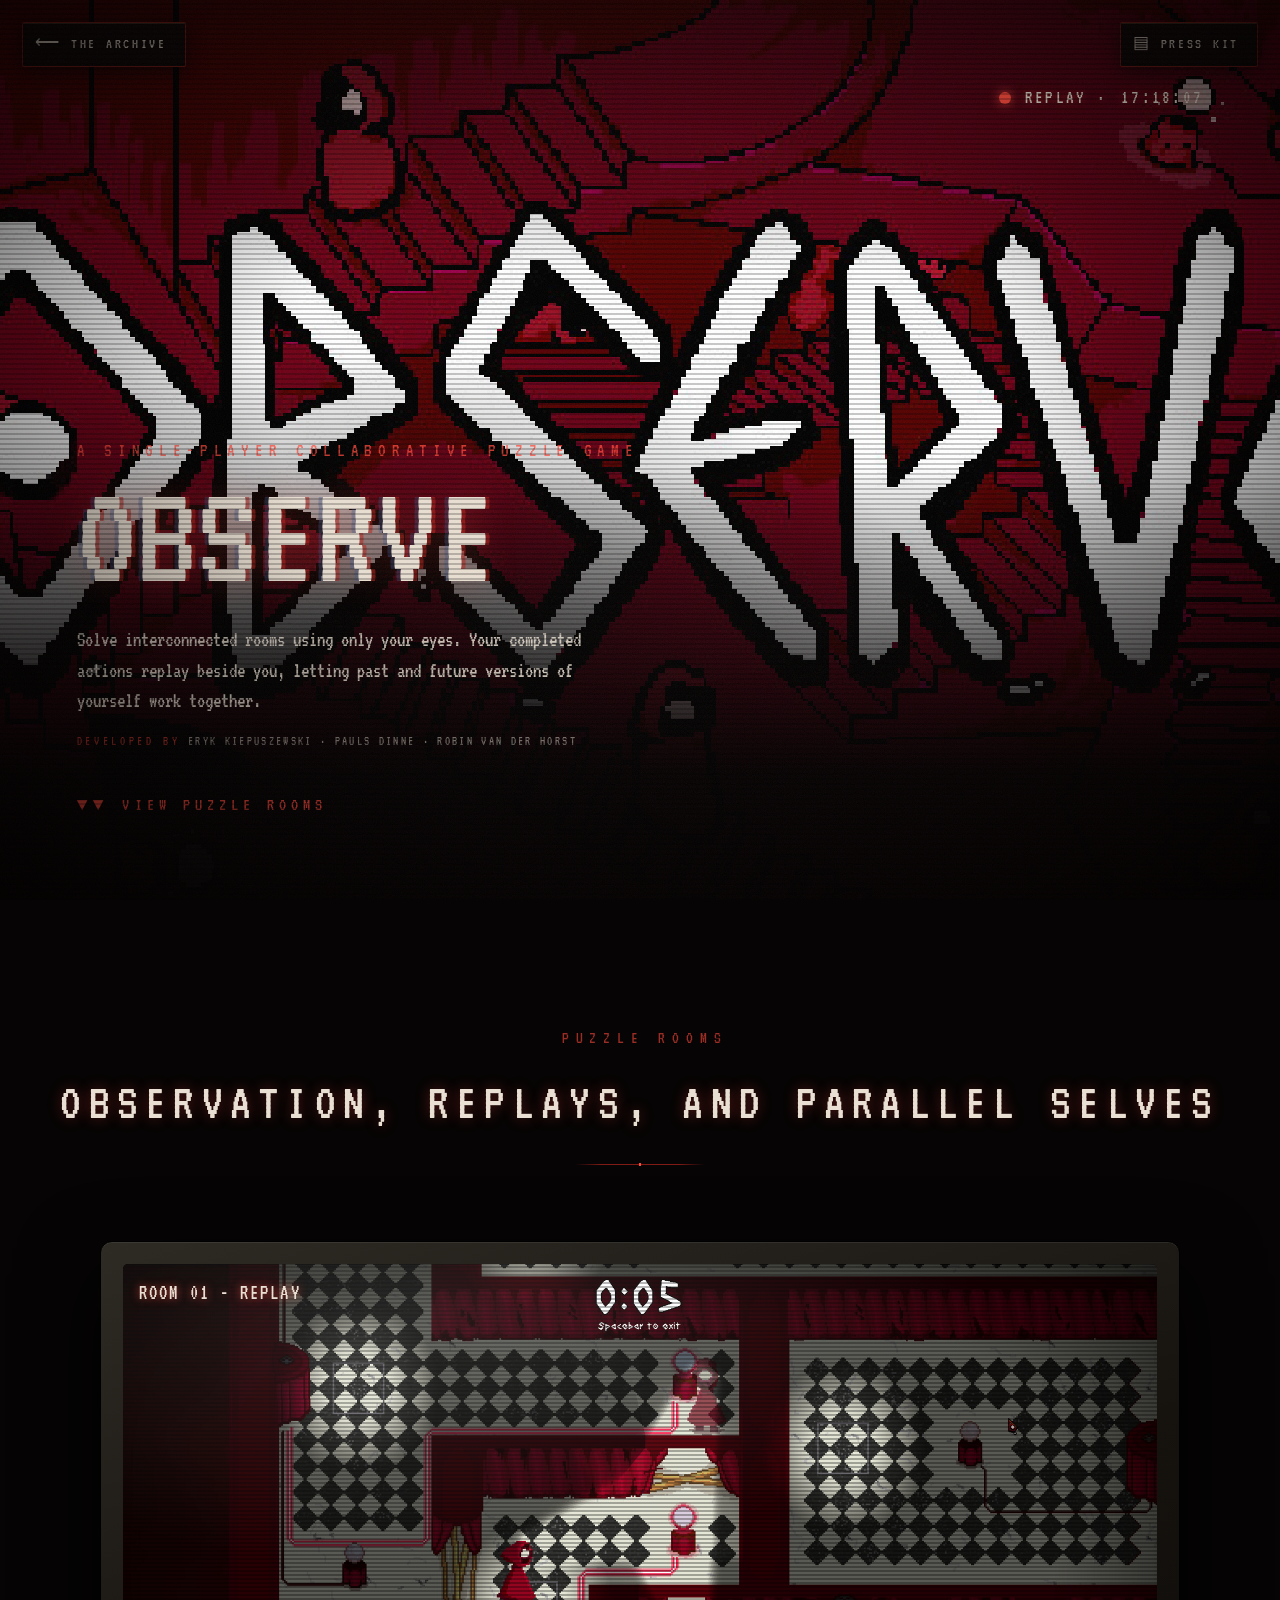
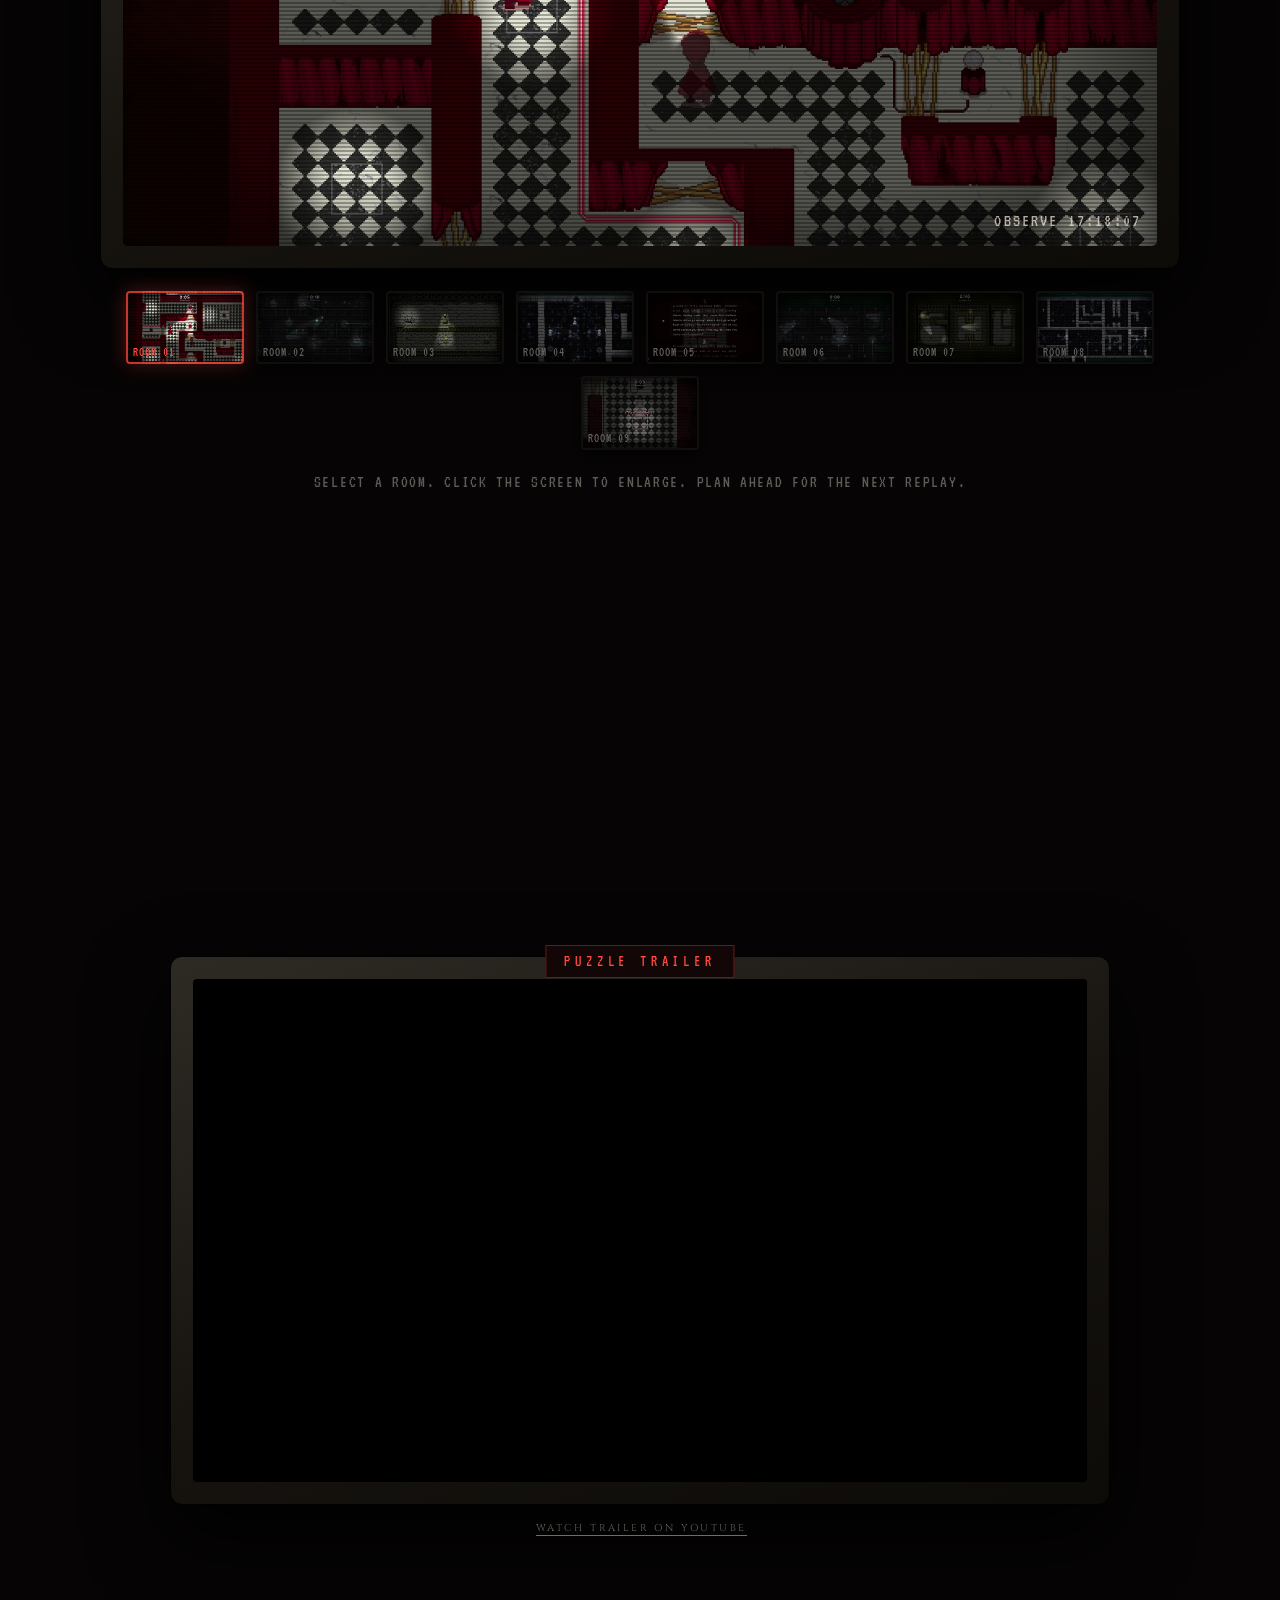
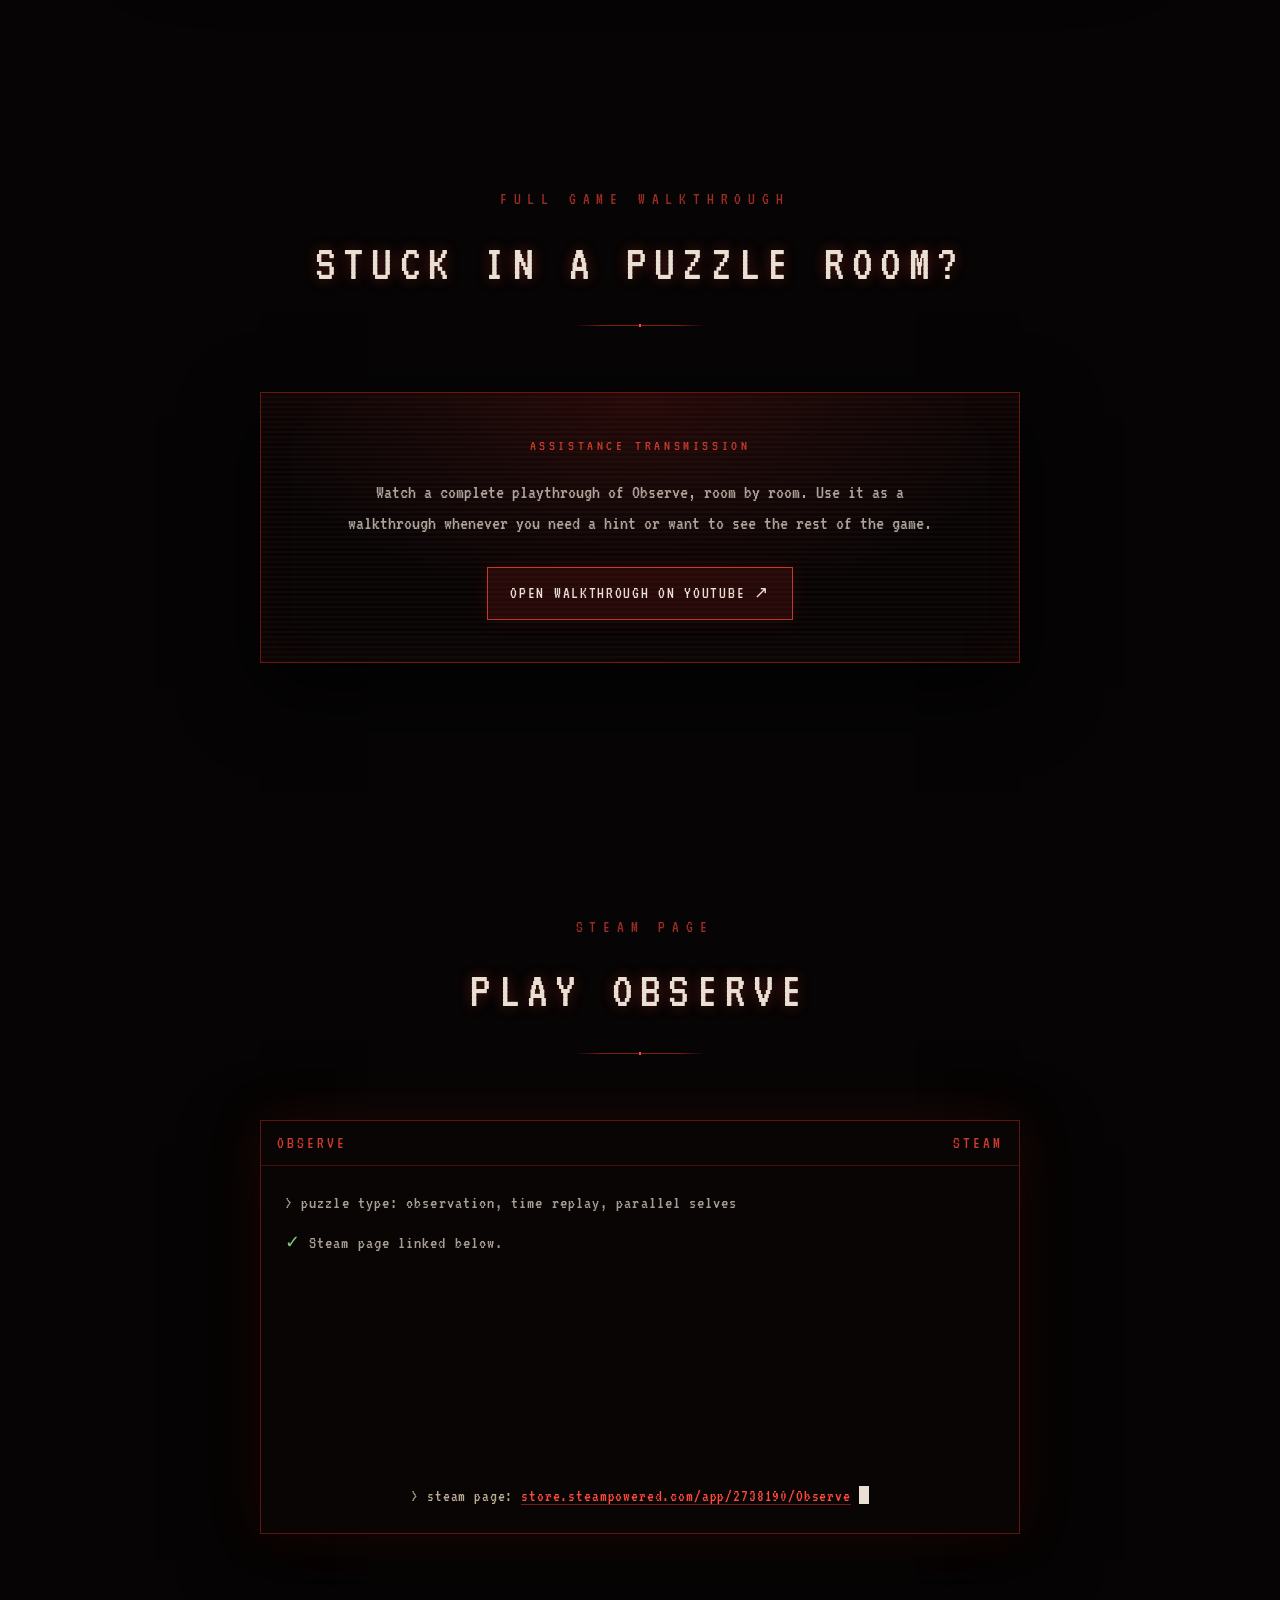
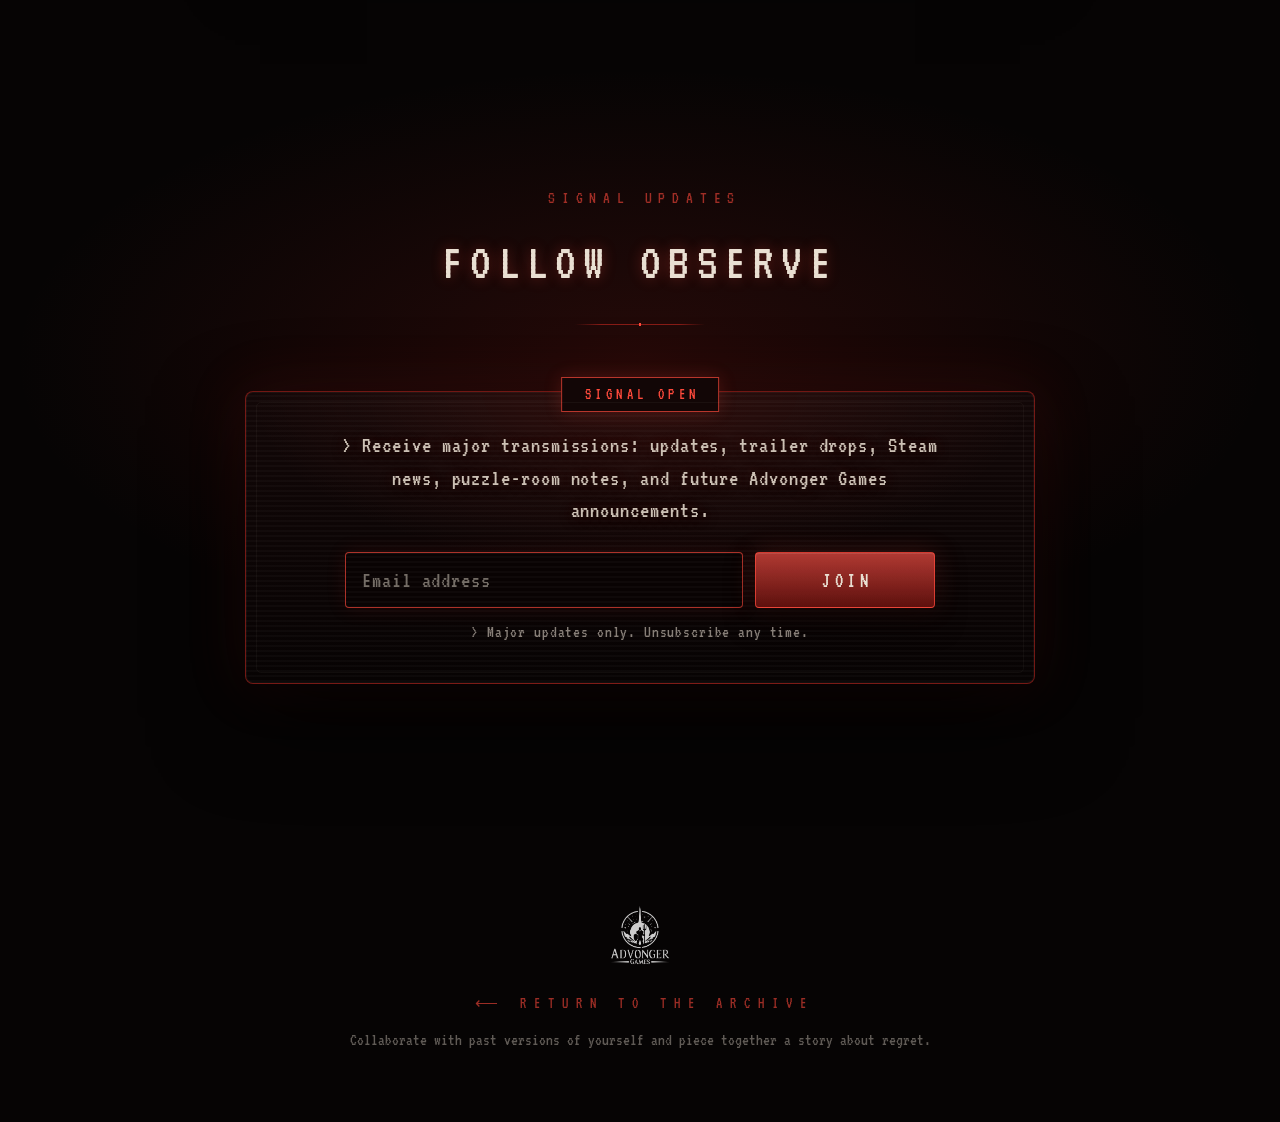
<file: observe.html>
<!DOCTYPE html>
<html lang="en">
<head>
<meta charset="UTF-8">
<meta name="viewport" content="width=device-width, initial-scale=1.0">
<title>Observe - Advonger Games</title>
<meta name="description" content="Observe is a single-player puzzle game where you solve rooms by watching, replaying past actions, and collaborating with parallel versions of yourself.">
<meta name="author" content="Advonger Games">
<meta name="theme-color" content="#060404">
<link rel="canonical" href="https://advongergames.com/observe.html">
<meta property="og:type" content="website">
<meta property="og:site_name" content="Advonger Games">
<meta property="og:title" content="Observe - Advonger Games">
<meta property="og:description" content="A single-player puzzle game where vision is your tool: replay past actions and collaborate with parallel versions of yourself across time.">
<meta property="og:url" content="https://advongergames.com/observe.html">
<meta property="og:image" content="https://advongergames.com/Observe/Cover%20Art/capsule_616x353.jpg">
<meta name="twitter:card" content="summary_large_image">
<meta name="twitter:title" content="Observe - Advonger Games">
<meta name="twitter:description" content="A single-player puzzle game where vision is your tool: replay past actions and collaborate with parallel versions of yourself across time.">
<meta name="twitter:image" content="https://advongergames.com/Observe/Cover%20Art/capsule_616x353.jpg">
<script type="application/ld+json">
{
  "@context": "https://schema.org",
  "@type": "VideoGame",
  "name": "Observe",
  "url": "https://advongergames.com/observe.html",
  "image": "https://advongergames.com/Observe/Cover%20Art/capsule_616x353.jpg",
  "description": "A single-player puzzle game where you solve rooms by watching, replaying past actions, and collaborating with parallel versions of yourself.",
  "genre": ["Puzzle"],
  "gamePlatform": "PC",
  "author": { "@type": "Organization", "name": "Advonger Games", "url": "https://advongergames.com/" },
  "publisher": { "@type": "Organization", "name": "Advonger Games" },
  "sameAs": ["https://store.steampowered.com/app/2738190/Observe/"]
}
</script>
<link rel="icon" type="image/png" href="favicon.png">
<link rel="preconnect" href="https://fonts.googleapis.com">
<link rel="preconnect" href="https://fonts.gstatic.com" crossorigin>
<link rel="stylesheet" href="css/archive.css">
<script src="js/archive-transitions.js" defer></script>
<style>
/* ============================================================
   EXHIBIT III - OBSERVE · the watching room
   ============================================================ */
body.obs {
  --blood: #b3241d;
  --blood-bright: #ff4a3c;
  --phos: #e9dfd2;
  background: #060404;
  font-family: var(--mono);
  font-size: 21px;
  line-height: 1.45;
}
body.obs .vignette {
  background: radial-gradient(ellipse at 50% 45%, transparent 40%, rgba(2,0,0,.72) 100%);
}
/* global scanlines over the whole station */
body.obs .scan-wall {
  position: fixed; inset: 0; z-index: 89; pointer-events: none;
  background: repeating-linear-gradient(rgba(0,0,0,0) 0 3px, rgba(0,0,0,.22) 3px 5px);
  -webkit-mask: linear-gradient(#000, #000), var(--trailer-clear-mask, none);
  -webkit-mask-composite: source-over, destination-out;
  mask: linear-gradient(#000, #000), var(--trailer-clear-mask, none);
  mask-composite: add, subtract;
}
/* rare full-page signal jump */
@keyframes station-jump {
  0%, 96.5%, 100% { transform: none; filter: none; }
  97% { transform: translateX(3px) skewX(.4deg); filter: hue-rotate(-12deg); }
  98% { transform: translateX(-4px); }
  99% { transform: none; filter: brightness(1.25); }
}
body.obs main, body.obs header { animation: station-jump 14s steps(1) infinite; }

/* headings become station stencils */
.obs .hall-heading .over { color: rgba(255,74,60,.6); font-family: var(--mono); font-size: 17px; letter-spacing: .4em; }
.obs .hall-heading h2 {
  font-family: var(--mono); font-weight: 400;
  font-size: clamp(30px, 4.6vw, 52px);
  color: var(--phos);
  text-shadow: 0 0 14px rgba(255,74,60,.35);
}
.obs .hall-heading .rule {
  background:
    radial-gradient(circle 3px at 50% 50%, var(--blood-bright) 40%, transparent 45%),
    linear-gradient(to right, transparent, rgba(179,36,29,.7) 20%, rgba(179,36,29,.7) 80%, transparent) 50% 50% / 100% 1px no-repeat;
}
.obs .return-plaque {
  font-family: var(--mono); font-size: 15px; letter-spacing: .18em;
  background: #0c0606; border-color: rgba(179,36,29,.5); color: rgba(233,223,210,.75);
}
.obs .return-plaque:hover { border-color: var(--blood-bright); color: var(--phos); }

/* ------------------------------------------------ hero: the wall screen */
.obs-hero {
  position: relative;
  min-height: 100vh;
  display: flex; flex-direction: column;
  justify-content: flex-end;
  padding: 90px clamp(20px, 6vw, 90px) 9vh;
  overflow: hidden;
  isolation: isolate;
}
.obs-hero .feed {
  position: absolute; inset: 0; z-index: -2;
  background: url('Observe/Cover%20Art/capsule_616x353.jpg') center 20% / cover no-repeat;
  image-rendering: pixelated;
  animation: feed-breathe 18s ease-in-out infinite alternate, feed-flicker 7s steps(24) infinite;
}
@keyframes feed-breathe { from { transform: scale(1.02); } to { transform: scale(1.09); } }
@keyframes feed-flicker {
  0%, 93%, 96%, 100% { opacity: 1; }
  94% { opacity: .82; } 95% { opacity: 1; filter: brightness(1.3); }
}
.obs-hero .feed-shade {
  position: absolute; inset: 0; z-index: -1;
  background:
    radial-gradient(ellipse 70% 55% at 28% 78%, rgba(6,4,4,.66), transparent 70%),
    linear-gradient(rgba(6,4,4,.55), transparent 30%, transparent 52%, rgba(6,4,4,.97) 86%);
}
.obs-hero .osd-top {
  position: absolute; top: 84px; right: clamp(20px, 6vw, 90px);
  display: flex; align-items: center; gap: 14px;
  font-size: 19px; letter-spacing: .12em;
  color: var(--phos);
  text-shadow: 0 0 10px rgba(255,74,60,.6);
}
.obs-hero .osd-top .dot {
  width: 12px; height: 12px; border-radius: 50%;
  background: var(--blood-bright);
  box-shadow: 0 0 12px var(--blood-bright);
  animation: rec-blink 1.3s steps(1) infinite;
}
@keyframes rec-blink { 50% { opacity: .12; } }
.obs-hero .subject {
  max-width: 760px;
  animation: type-rise 1.6s .4s both;
}
@keyframes type-rise { from { opacity: 0; transform: translateY(18px); } to { opacity: 1; } }
.obs-hero .subject .line1 {
  font-size: 19px; letter-spacing: .3em; color: rgba(255,74,60,.75);
}
.obs-hero .subject h1 {
  font-family: var(--mono); font-weight: 400;
  font-size: clamp(64px, 12vw, 150px);
  line-height: .95;
  color: var(--phos);
  text-shadow: 4px 0 0 rgba(179,36,29,.55), -4px 0 0 rgba(60,90,140,.35), 0 0 34px rgba(255,74,60,.3);
  animation: title-split 9s steps(1) infinite;
}
@keyframes title-split {
  0%, 90%, 94%, 100% { transform: none; }
  91% { transform: translateX(-3px) skewX(-1deg); }
  92% { transform: translateX(3px); }
}
.obs-hero .subject .brief {
  margin-top: 18px;
  font-size: 21px; color: rgba(233,223,210,.85);
  max-width: 560px;
}
.obs-hero .subject .devs {
  margin-top: 16px;
  font-family: var(--mono);
  font-size: 13px; letter-spacing: .18em; text-transform: uppercase;
  color: rgba(233,223,210,.55);
}
.obs-hero .subject .devs .devs-label {
  color: rgba(255,74,60,.6);
  letter-spacing: .28em;
}
.obs-hero .descend {
  margin-top: 40px;
  display: inline-flex; align-items: center; gap: 14px;
  font-size: 18px; letter-spacing: .28em; text-transform: uppercase;
  color: rgba(255,74,60,.85);
  cursor: pointer;
  animation: type-rise 1.6s .9s both;
}
.obs-hero .descend .chevrons { animation: chev-drop 2s ease-in-out infinite; display: inline-block; }
@keyframes chev-drop { 50% { transform: translateY(6px); } }

/* mobile: the bright pixel-art feed collides with the copy, so dim it and
   sink the lower half into near-solid dark where the text sits */
@media (max-width: 680px) {
  .obs-hero {
    min-height: 92vh;
    padding: 84px 20px 8vh;
  }
  .obs-hero .feed { filter: brightness(.72) saturate(.92); }
  .obs-hero .feed-shade {
    background:
      linear-gradient(rgba(6,4,4,.4), rgba(6,4,4,.18) 24%, rgba(6,4,4,.86) 48%, rgba(6,4,4,.98) 74%);
  }
  .obs-hero .osd-top { top: 78px; font-size: 15px; letter-spacing: .1em; }
  .obs-hero .subject .line1 { font-size: 15px; letter-spacing: .22em; }
  .obs-hero .subject .brief { font-size: 17px; margin-top: 14px; }
  .obs-hero .descend { margin-top: 30px; font-size: 15px; }
}

/* ------------------------------------------------ sections */
.obs section { padding: 14vh 24px; position: relative; }

/* the switchboard: main monitor + channel knobs */
.obs .switchboard { max-width: 1080px; margin: 70px auto 0; }
.obs .monitor {
  position: relative;
  padding: clamp(14px, 1.8vw, 22px);
  background: linear-gradient(160deg, #2e2a24, #16130f 55%, #0d0b08);
  border-radius: 12px;
  border: 1px solid #000;
  box-shadow: 0 30px 80px rgba(0,0,0,.8), inset 0 1px 0 rgba(255,255,255,.07);
}
.obs .monitor .tube {
  position: relative; overflow: hidden;
  aspect-ratio: 16/9;
  border-radius: 5px;
  background: #120303;
  cursor: zoom-in;
}
.obs .monitor .tube img {
  position: absolute; inset: 0;
  width: 100%; height: 100%; object-fit: cover;
}
.obs .monitor .tube .static {
  position: absolute; inset: 0; z-index: 3; pointer-events: none;
  opacity: 0;
  background-image: url("data:image/svg+xml,%3Csvg xmlns='http://www.w3.org/2000/svg' width='140' height='140'%3E%3Cfilter id='s'%3E%3CfeTurbulence type='fractalNoise' baseFrequency='.75' numOctaves='2'/%3E%3C/filter%3E%3Crect width='140' height='140' filter='url(%23s)'/%3E%3C/svg%3E");
}
.obs .monitor .tube.switching .static { animation: static-burst .38s steps(4); }
@keyframes static-burst { 0% { opacity: .9; } 100% { opacity: 0; } }
.obs .monitor .tube::before {
  content: '';
  position: absolute; inset: 0; z-index: 2; pointer-events: none;
  background: repeating-linear-gradient(rgba(0,0,0,0) 0 2px, rgba(0,0,0,.3) 2px 4px);
}
.obs .monitor .tube::after {
  content: '';
  position: absolute; inset: 0; z-index: 4; pointer-events: none;
  background: radial-gradient(ellipse 100% 80% at 28% 8%, rgba(255,255,255,.1), transparent 55%);
}
.obs .monitor .osd {
  position: absolute; z-index: 5; top: 14px; left: 16px;
  font-size: 21px; color: var(--phos);
  letter-spacing: .1em;
  text-shadow: 0 0 9px rgba(255,74,60,.7);
}
.obs .monitor .osd-time {
  position: absolute; z-index: 5; bottom: 12px; right: 16px;
  font-size: 18px; color: rgba(233,223,210,.75);
  letter-spacing: .12em;
}
/* channel knobs */
.obs .channels {
  margin-top: 22px;
  display: flex; flex-wrap: wrap; justify-content: center;
  gap: 12px;
}
.obs .knob {
  position: relative;
  width: clamp(88px, 10vw, 118px);
  aspect-ratio: 16/10;
  padding: 0;
  background-size: cover;
  background-position: center;
  border: 2px solid #241d16;
  border-radius: 4px;
  box-shadow: 0 6px 16px rgba(0,0,0,.6), inset 0 0 14px rgba(0,0,0,.8);
  cursor: pointer;
  filter: brightness(.5) saturate(.75);
  transition: filter .35s, box-shadow .35s, transform .35s;
  overflow: hidden;
}
.obs .knob::before { /* mini scanlines */
  content: '';
  position: absolute; inset: 0;
  background: repeating-linear-gradient(rgba(0,0,0,0) 0 2px, rgba(0,0,0,.35) 2px 3px);
}
.obs .knob::after { /* channel stamp */
  content: attr(data-cam);
  position: absolute; left: 5px; bottom: 3px;
  font-family: var(--mono); font-size: 13px;
  letter-spacing: .08em;
  color: rgba(233,223,210,.85);
  text-shadow: 0 0 6px rgba(0,0,0,.9);
}
.obs .knob:hover { filter: brightness(.85); transform: translateY(-3px); }
.obs .knob.tuned {
  filter: brightness(1) saturate(1);
  border-color: rgba(255,74,60,.75);
  box-shadow: 0 0 18px rgba(255,74,60,.3), 0 6px 16px rgba(0,0,0,.6);
}
.obs .knob.tuned::after { color: var(--blood-bright); }
.obs .board-note {
  margin-top: 20px; text-align: center;
  font-size: 17px; color: rgba(233,223,210,.4);
  letter-spacing: .1em;
}

/* trailer monitor */
.obs .trailer-frame {
  margin-top: 64px;
  aspect-ratio: auto;
  padding: clamp(14px, 1.8vw, 22px);
  background: linear-gradient(160deg, #2e2a24, #16130f 55%, #0d0b08);
  border-radius: 12px;
  border: 1px solid #000;
  box-shadow: 0 30px 80px rgba(0,0,0,.8);
  position: relative;
  z-index: 91;
}
.obs .trailer-frame .well { position: relative; aspect-ratio: 16/9; background: #000; border-radius: 4px; overflow: hidden; }
.obs .trailer-frame iframe { position: absolute; inset: 0; width: 100%; height: 100%; }
.obs .trailer-frame .tape {
  position: absolute; top: -12px; left: 50%; transform: translateX(-50%);
  padding: 4px 18px;
  background: #120606;
  border: 1px solid rgba(179,36,29,.6);
  font-size: 16px; letter-spacing: .3em; color: var(--blood-bright);
  white-space: nowrap;
}

/* walkthrough transmission */
.obs .walkthrough-terminal {
  width: min(760px, 92vw);
  margin: 60px auto 0;
  padding: clamp(24px, 4vw, 42px);
  position: relative;
  overflow: hidden;
  text-align: center;
  background:
    repeating-linear-gradient(rgba(255,255,255,0) 0 3px, rgba(255,255,255,.025) 3px 5px),
    radial-gradient(ellipse 80% 120% at 50% 0%, rgba(179,36,29,.16), transparent 65%),
    #090404;
  border: 1px solid rgba(179,36,29,.55);
  box-shadow: 0 26px 70px rgba(0,0,0,.7), inset 0 0 40px rgba(179,36,29,.06);
}
.obs .walkthrough-terminal::before {
  content: 'ASSISTANCE TRANSMISSION';
  display: block;
  margin-bottom: 20px;
  color: rgba(255,74,60,.75);
  font-family: var(--mono);
  font-size: 15px;
  letter-spacing: .24em;
}
.obs .walkthrough-terminal p {
  max-width: 590px;
  margin: 0 auto;
  color: rgba(233,223,210,.72);
  font-family: var(--mono);
  font-size: clamp(17px, 2vw, 20px);
  line-height: 1.55;
}
.obs .walkthrough-link {
  display: inline-block;
  margin-top: 28px;
  padding: 13px 22px;
  color: var(--phos);
  background: rgba(179,36,29,.16);
  border: 1px solid rgba(255,74,60,.72);
  font-family: var(--mono);
  font-size: 17px;
  letter-spacing: .1em;
  text-decoration: none;
  box-shadow: 0 0 20px rgba(179,36,29,.12);
  transition: color .25s, background .25s, box-shadow .25s, transform .25s;
}
.obs .walkthrough-link:hover,
.obs .walkthrough-link:focus-visible {
  color: #fff;
  background: rgba(179,36,29,.34);
  box-shadow: 0 0 28px rgba(255,74,60,.24);
  transform: translateY(-2px);
}

/* requisition terminal (steam) */
.obs .terminal {
  margin-top: 60px;
  width: min(760px, 92vw);
  margin-left: auto; margin-right: auto;
  background: #0a0505;
  border: 1px solid rgba(179,36,29,.5);
  box-shadow: 0 0 50px rgba(179,36,29,.15), 0 26px 70px rgba(0,0,0,.7);
}
.obs .terminal .term-head {
  display: flex; justify-content: space-between; align-items: center;
  padding: 10px 16px;
  border-bottom: 1px solid rgba(179,36,29,.35);
  font-size: 17px; letter-spacing: .18em;
  color: rgba(255,74,60,.8);
}
.obs .terminal .term-body { padding: clamp(14px, 2vw, 24px); }
.obs .terminal .term-line {
  font-size: 18px; color: rgba(233,223,210,.7);
  margin-bottom: 14px; letter-spacing: .06em;
}
.obs .terminal .term-line .ok { color: #7ec97e; }
.obs .terminal .cursor { display: inline-block; width: 10px; height: 18px; background: var(--phos); vertical-align: -3px; animation: rec-blink 1s steps(1) infinite; }
.obs .steam-note { font-family: var(--mono); font-style: normal; font-size: 17px; letter-spacing: .05em; }
.obs .steam-note a { color: var(--blood-bright); border-color: rgba(255,74,60,.4); }

/* signal updates (newsletter) */
.obs .signal-updates {
  background:
    radial-gradient(ellipse 68% 54% at 50% 40%, rgba(179,36,29,.18), transparent 72%),
    linear-gradient(rgba(6,4,4,0), rgba(6,4,4,.84));
}
.obs .signal-terminal {
  width: min(790px, 92vw);
  margin: 60px auto 0;
  position: relative;
  padding: clamp(22px, 3.6vw, 38px);
  background:
    repeating-linear-gradient(rgba(255,255,255,0) 0 3px, rgba(255,255,255,.025) 3px 5px),
    radial-gradient(ellipse 80% 100% at 50% 0%, rgba(255,74,60,.12), transparent 62%),
    linear-gradient(#120707, #070303);
  border: 1px solid rgba(179,36,29,.62);
  border-radius: 8px;
  box-shadow:
    0 34px 90px rgba(0,0,0,.78),
    0 0 58px rgba(179,36,29,.18),
    inset 0 0 0 1px rgba(233,223,210,.045);
}
.obs .signal-terminal::before {
  content: 'SIGNAL OPEN';
  position: absolute;
  top: -15px;
  left: 50%;
  transform: translateX(-50%);
  padding: 5px 18px;
  background: #120606;
  border: 1px solid rgba(255,74,60,.7);
  box-shadow: 0 0 18px rgba(255,74,60,.18);
  color: var(--blood-bright);
  font-family: var(--mono);
  font-size: 16px;
  letter-spacing: .28em;
  text-indent: .28em;
  white-space: nowrap;
}
.obs .signal-terminal::after {
  content: '';
  position: absolute;
  inset: 10px;
  border: 1px solid rgba(233,223,210,.045);
  border-radius: 5px;
  pointer-events: none;
}
.obs .signal-copy {
  max-width: 610px;
  margin: 0 auto 24px;
  text-align: center;
  color: rgba(233,223,210,.86);
  font-family: var(--mono);
  font-size: clamp(19px, 2.1vw, 23px);
  line-height: 1.42;
  letter-spacing: .04em;
  text-shadow: 0 0 12px rgba(255,74,60,.16), 0 2px 12px rgba(0,0,0,.8);
}
#mlb2-43343398.ml-form-embedContainer {
  width: 100%;
  max-width: 590px;
  margin: 0 auto;
}
#mlb2-43343398 .ml-form-embedWrapper {
  width: 100%;
}
#mlb2-43343398 .ml-form-embedContent {
  display: none;
}
#mlb2-43343398 .ml-block-form,
#mlb2-43343398 .ml-form-formContent {
  margin: 0;
}
#mlb2-43343398 input[type="email"] {
  width: 100%;
  min-height: 56px;
  padding: 14px 16px;
  color: var(--phos);
  background:
    repeating-linear-gradient(rgba(255,255,255,0) 0 3px, rgba(255,255,255,.025) 3px 5px),
    #090303;
  border: 1px solid rgba(255,74,60,.66);
  border-radius: 4px;
  box-shadow: inset 0 1px 0 rgba(233,223,210,.05), 0 0 20px rgba(179,36,29,.12);
  font-family: var(--mono);
  font-size: 23px;
  letter-spacing: .04em;
  outline: none;
  transition: border-color .25s, box-shadow .25s, background .25s;
}
#mlb2-43343398 input[type="email"]::placeholder {
  color: rgba(233,223,210,.48);
}
#mlb2-43343398 input[type="email"]:focus {
  border-color: var(--blood-bright);
  box-shadow: inset 0 1px 0 rgba(233,223,210,.08), 0 0 28px rgba(255,74,60,.24);
  background:
    repeating-linear-gradient(rgba(255,255,255,0) 0 3px, rgba(255,255,255,.035) 3px 5px),
    #100505;
}
#mlb2-43343398 .ml-form-embedSubmit {
  margin-top: 16px;
}
#mlb2-43343398 .ml-form-embedSubmit button {
  width: 100%;
  min-height: 52px;
  border: 1px solid rgba(255,74,60,.72);
  border-radius: 4px;
  color: var(--phos);
  background:
    linear-gradient(rgba(255,255,255,.08), rgba(255,255,255,0)),
    linear-gradient(#a92821, #5d100d);
  box-shadow: 0 12px 28px rgba(0,0,0,.55), 0 0 26px rgba(255,74,60,.18), inset 0 1px 0 rgba(255,255,255,.1);
  cursor: pointer;
  font-family: var(--mono);
  font-size: 21px;
  letter-spacing: .22em;
  text-indent: .22em;
  text-transform: uppercase;
  transition: transform .25s, box-shadow .25s, filter .25s;
}
#mlb2-43343398 .ml-form-embedSubmit button:hover,
#mlb2-43343398 .ml-form-embedSubmit button:focus-visible {
  transform: translateY(-1px);
  filter: brightness(1.1);
  box-shadow: 0 16px 36px rgba(0,0,0,.6), 0 0 34px rgba(255,74,60,.26), inset 0 1px 0 rgba(255,255,255,.14);
}
#mlb2-43343398 .ml-form-embedSubmit button.loading {
  display: none;
}
#mlb2-43343398 .ml-form-successBody {
  text-align: center;
}
#mlb2-43343398 .ml-form-successContent h4 {
  color: var(--phos);
  font-family: var(--mono);
  font-size: clamp(28px, 4vw, 44px);
  font-weight: 400;
  letter-spacing: .12em;
  text-transform: uppercase;
  text-shadow: 0 0 16px rgba(255,74,60,.34);
}
#mlb2-43343398 .ml-form-successContent p,
.obs .signal-note {
  margin-top: 12px;
  text-align: center;
  color: rgba(233,223,210,.56);
  font-family: var(--mono);
  font-size: 17px;
  letter-spacing: .05em;
}
.ml-form-embedSubmitLoad {
  display: inline-block;
  width: 20px;
  height: 20px;
}
.ml-form-embedSubmitLoad::after {
  content: " ";
  display: block;
  width: 11px;
  height: 11px;
  margin: 1px;
  border-radius: 50%;
  border: 4px solid var(--phos);
  border-color: var(--phos) var(--phos) var(--phos) transparent;
  animation: ml-form-embedSubmitLoad 1.2s linear infinite;
}
@keyframes ml-form-embedSubmitLoad {
  to { transform: rotate(360deg); }
}
.sr-only {
  position: absolute;
  width: 1px;
  height: 1px;
  padding: 0;
  margin: -1px;
  overflow: hidden;
  clip: rect(0,0,0,0);
  border: 0;
}
@media (min-width: 700px) {
  #mlb2-43343398 .ml-form-formContent {
    display: grid;
    grid-template-columns: minmax(0, 1fr) 180px;
    gap: 12px;
    align-items: stretch;
  }
  #mlb2-43343398 .ml-form-embedSubmit {
    margin-top: 0;
  }
  #mlb2-43343398 .ml-form-embedSubmit button {
    height: 100%;
  }
}
@media (max-width: 520px) {
  .obs .signal-terminal::before {
    max-width: calc(100% - 40px);
    overflow-wrap: anywhere;
    white-space: normal;
    text-align: center;
  }
  #mlb2-43343398 .ml-form-embedSubmit button {
    letter-spacing: .14em;
    text-indent: .14em;
  }
}

.obs .colophon .curator, .obs .colophon .curator a { font-family: var(--mono); font-size: 16px; color: rgba(255,74,60,.6); }
.obs .colophon .quiet { font-family: var(--mono); font-style: normal; font-size: 17px; color: rgba(233,223,210,.4); }
</style>
</head>
<body class="obs">

<div class="arrive-shade"></div>
<div class="grain"></div>
<div class="scan-wall"></div>
<div class="vignette"></div>

<a class="return-plaque" href="index.html"><span class="arrow">⟵</span> THE ARCHIVE</a>
<a class="return-plaque press-plaque" href="presskit-observe.html"><span class="arrow">▤</span> PRESS KIT</a>

<!-- ═══════ HERO ═══════ -->
<header class="obs-hero">
  <div class="feed"></div>
  <div class="feed-shade"></div>
  <div class="osd-top"><span class="dot"></span> REPLAY · <span id="clock">00:00:00</span></div>
  <div class="subject">
    <p class="line1">A SINGLE-PLAYER COLLABORATIVE PUZZLE GAME</p>
    <h1>OBSERVE</h1>
    <p class="brief">Solve interconnected rooms using only your eyes. Your completed actions replay beside you, letting past and future versions of yourself work together.</p>
    <p class="devs"><span class="devs-label">Developed by</span> Eryk Kiepuszewski · Pauls Dinne · Robin van der Horst</p>
    <a class="descend" href="#switchboard"><span class="chevrons">▼▼</span> VIEW PUZZLE ROOMS</a>
  </div>
</header>

<!-- ═══════ FEEDS (gallery) ═══════ -->
<section id="switchboard">
  <div class="hall-heading reveal">
    <span class="over">Puzzle Rooms</span>
    <h2>Observation, Replays, and Parallel Selves</h2>
    <div class="rule"></div>
  </div>
  <div class="switchboard reveal d1">
    <div class="monitor">
      <div class="tube" id="tube">
        <img id="tube-img" src="Observe/Screenshot1.jpg" alt="Observe screenshot 1" loading="lazy" decoding="async">
        <div class="static"></div>
        <span class="osd" id="tube-osd">ROOM 01 - REPLAY</span>
        <span class="osd-time" id="tube-time"></span>
      </div>
    </div>
    <div class="channels" id="channels" role="tablist" aria-label="Observe screenshots"></div>
    <p class="board-note">SELECT A ROOM. CLICK THE SCREEN TO ENLARGE. PLAN AHEAD FOR THE NEXT REPLAY.</p>
  </div>
</section>

<!-- ═══════ TRAILER ═══════ -->
<section>
  <div class="hall-heading reveal">
    <span class="over">Official Trailer</span>
    <h2>See the Puzzle System in Motion</h2>
    <div class="rule"></div>
  </div>
  <div class="trailer-frame reveal d1">
    <span class="tape">PUZZLE TRAILER</span>
    <div class="well">
      <iframe src="https://www.youtube-nocookie.com/embed/1S4LxchTAlQ" title="Observe - trailer"
              loading="lazy" allow="accelerometer; autoplay; clipboard-write; encrypted-media; gyroscope; picture-in-picture"
              allowfullscreen></iframe>
    </div>
  </div>
  <p class="trailer-link reveal d2"><a href="https://www.youtube.com/watch?v=1S4LxchTAlQ" target="_blank" rel="noopener">Watch trailer on YouTube</a></p>
</section>

<!-- ═══════ WALKTHROUGH ═══════ -->
<section>
  <div class="hall-heading reveal">
    <span class="over">Full Game Walkthrough</span>
    <h2>Stuck in a Puzzle Room?</h2>
    <div class="rule"></div>
  </div>
  <div class="walkthrough-terminal reveal d1">
    <p>Watch a complete playthrough of Observe, room by room. Use it as a walkthrough whenever you need a hint or want to see the rest of the game.</p>
    <a class="walkthrough-link" href="https://www.youtube.com/playlist?list=PL6DpC2yJS6hTD8Lh5-PtcC6pcZ2iwl_j3" target="_blank" rel="noopener">OPEN WALKTHROUGH ON YOUTUBE &#8599;</a>
  </div>
</section>

<!-- ═══════ STEAM ═══════ -->
<section>
  <div class="hall-heading reveal">
    <span class="over">Steam Page</span>
    <h2>Play Observe</h2>
    <div class="rule"></div>
  </div>
  <div class="terminal reveal d1">
    <div class="term-head"><span>OBSERVE</span><span>STEAM</span></div>
    <div class="term-body">
      <p class="term-line">&gt; puzzle type: observation, time replay, parallel selves</p>
      <p class="term-line"><span class="ok">✓</span> Steam page linked below.</p>
      <iframe class="steam-widget" src="https://store.steampowered.com/widget/2738190/" title="Observe on Steam" loading="lazy"></iframe>
      <p class="steam-note">&gt; steam page:
        <a href="https://store.steampowered.com/app/2738190/Observe/" target="_blank" rel="noopener">store.steampowered.com/app/2738190/Observe</a>
        <span class="cursor"></span></p>
    </div>
  </div>
</section>

<!-- ═══════ RETURN ═══════ -->
<section class="signal-updates" id="dispatches">
  <div class="hall-heading reveal">
    <span class="over">Signal Updates</span>
    <h2>Follow Observe</h2>
    <div class="rule"></div>
  </div>
  <div class="signal-terminal reveal d1">
    <p class="signal-copy">&gt; Receive major transmissions: updates, trailer drops, Steam news, puzzle-room notes, and future Advonger Games announcements.</p>

    <div id="mlb2-43343398" class="ml-form-embedContainer ml-subscribe-form ml-subscribe-form-43343398">
      <div class="ml-form-align-center">
        <div class="ml-form-embedWrapper embedForm">
          <div class="ml-form-embedBody ml-form-embedBodyDefault row-form">
            <div class="ml-form-embedContent">
              <h4>Newsletter</h4>
              <p>Signup for news and special offers!</p>
            </div>
            <form class="ml-block-form" action="https://assets.mailerlite.com/jsonp/434629/forms/191967208448984323/subscribe" data-code="" method="post" target="_blank">
              <div class="ml-form-formContent">
                <div class="ml-form-fieldRow ml-last-item">
                  <div class="ml-field-group ml-field-email ml-validate-email ml-validate-required">
                    <label class="sr-only" for="observe-signal-email">Email address</label>
                    <input id="observe-signal-email" aria-label="email" aria-required="true" type="email" class="form-control" name="fields[email]" placeholder="Email address" autocomplete="email">
                  </div>
                </div>
                <input type="hidden" name="ml-submit" value="1">
                <div class="ml-form-embedSubmit">
                  <button type="submit" class="primary">Join</button>
                  <button disabled="disabled" style="display: none;" type="button" class="loading">
                    <div class="ml-form-embedSubmitLoad"></div>
                    <span class="sr-only">Loading...</span>
                  </button>
                </div>
              </div>
              <input type="hidden" name="anticsrf" value="true">
            </form>
          </div>
          <div class="ml-form-successBody row-success" style="display: none">
            <div class="ml-form-successContent">
              <h4>Signal received</h4>
              <p>You have joined the Observe update list.</p>
            </div>
          </div>
        </div>
      </div>
    </div>

    <p class="signal-note">&gt; Major updates only. Unsubscribe any time.</p>
  </div>
</section>

<footer class="colophon">
  <img class="mark" src="Advonger_Games_logo.png" alt="">
  <p class="curator"><a href="index.html">⟵ RETURN TO THE ARCHIVE</a></p>
  <p class="quiet">Collaborate with past versions of yourself and piece together a story about regret.</p>
</footer>

<div class="lightbox" id="lightbox">
  <img src="[data-uri]" alt="">
  <span class="lb-caption"></span>
</div>

<script>
/* clocks */
(() => {
  const pads = n => String(n).padStart(2, '0');
  const clock = document.getElementById('clock');
  const tubeTime = document.getElementById('tube-time');
  setInterval(() => {
    const d = new Date();
    const t = `${pads(d.getHours())}:${pads(d.getMinutes())}:${pads(d.getSeconds())}`;
    clock.textContent = t;
    tubeTime.textContent = `OBSERVE ${t}`;
  }, 1000);
})();

/* keep the trailer clear of the page-wide scanline layer */
(() => {
  const scanWall = document.querySelector('.scan-wall');
  const trailerWell = document.querySelector('.trailer-frame .well');
  if (!scanWall || !trailerWell) return;

  const clearTrailer = () => {
    const r = trailerWell.getBoundingClientRect();
    scanWall.style.setProperty(
      '--trailer-clear-mask',
      `linear-gradient(#000, #000) ${r.left}px ${r.top}px / ${r.width}px ${r.height}px no-repeat`
    );
  };

  clearTrailer();
  addEventListener('scroll', clearTrailer, { passive: true });
  addEventListener('resize', clearTrailer);
})();

/* the switchboard */
(() => {
  const N = 9;
  const tube = document.getElementById('tube');
  const img = document.getElementById('tube-img');
  const osd = document.getElementById('tube-osd');
  const chWrap = document.getElementById('channels');
  const src = i => `Observe/Screenshot${i}.jpg`;
  for (let i = 1; i <= N; i++) { const pre = new Image(); pre.src = src(i); }

  let current = 1;
  const knobs = [];
  const tune = i => {
    if (i === current) return;
    current = i;
    tube.classList.remove('switching');
    void tube.offsetWidth; /* restart the static burst */
    tube.classList.add('switching');
    setTimeout(() => {
      img.src = src(i);
      img.alt = `Observe screenshot ${i}`;
      osd.textContent = `ROOM ${String(i).padStart(2,'0')} - REPLAY`;
    }, 120);
    knobs.forEach((k, n) => k.classList.toggle('tuned', n + 1 === i));
  };
  for (let i = 1; i <= N; i++) {
    const b = document.createElement('button');
    b.className = 'knob' + (i === 1 ? ' tuned' : '');
    b.style.backgroundImage = `url('${src(i)}')`;
    b.dataset.cam = `ROOM ${String(i).padStart(2,'0')}`;
    b.setAttribute('role', 'tab');
    b.setAttribute('aria-label', `Show Observe screenshot ${i}`);
    b.addEventListener('click', () => tune(i));
    chWrap.appendChild(b);
    knobs.push(b);
  }

  /* idle: cycle through puzzle-room screenshots */
  setInterval(() => {
    if (document.hidden) return;
    if (Math.random() < .18) tune(1 + Math.floor(Math.random() * N));
  }, 7000);

  /* enlarge */
  const lb = document.getElementById('lightbox');
  const lbImg = lb.querySelector('img');
  const cap = lb.querySelector('.lb-caption');
  tube.addEventListener('click', () => {
    lbImg.src = img.src;
    cap.textContent = osd.textContent + ' - Observe screenshot';
    lb.classList.add('open');
  });
  lb.addEventListener('click', () => lb.classList.remove('open'));
  addEventListener('keydown', e => { if (e.key === 'Escape') lb.classList.remove('open'); });
})();

/* reveal on scroll */
(() => {
  const io = new IntersectionObserver(es => es.forEach(e => {
    if (e.isIntersecting) { e.target.classList.add('lit'); io.unobserve(e.target); }
  }), { threshold: .18 });
  document.querySelectorAll('.reveal').forEach(el => io.observe(el));
})();
</script>
<script>
window.ml_webform_success_43343398 = function() {
  var $ = window.ml_jQuery || window.jQuery;
  if ($) {
    $('.ml-subscribe-form-43343398 .row-success').show();
    $('.ml-subscribe-form-43343398 .row-form').hide();
    return;
  }
  document.querySelectorAll('.ml-subscribe-form-43343398 .row-success').forEach(function(el) {
    el.style.display = 'block';
  });
  document.querySelectorAll('.ml-subscribe-form-43343398 .row-form').forEach(function(el) {
    el.style.display = 'none';
  });
};
</script>
<script src="https://groot.mailerlite.com/js/w/webforms.min.js?v83147fa8ce2d95cb73ece7f28b469519" type="text/javascript"></script>
<script>
fetch("https://assets.mailerlite.com/jsonp/434629/forms/191967208448984323/takel").catch(function() {});
</script>
</body>
</html>
</file>
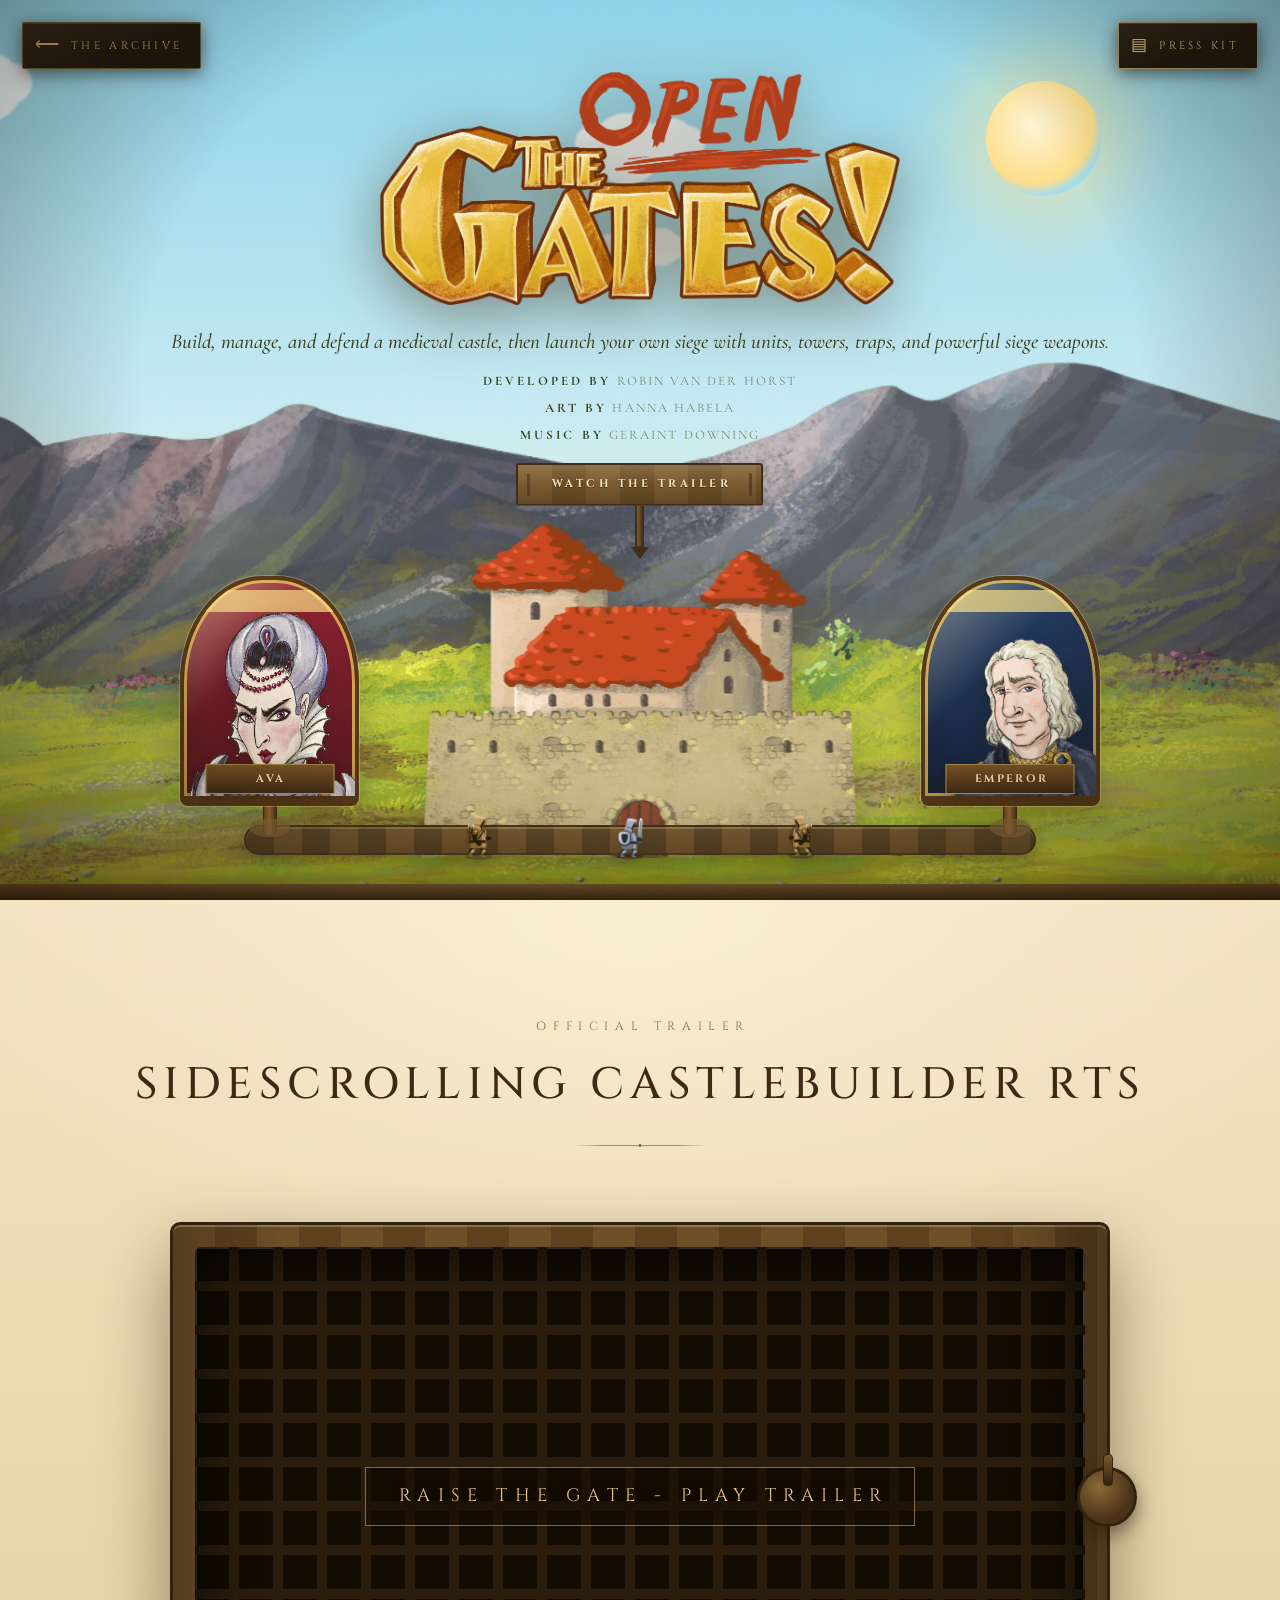
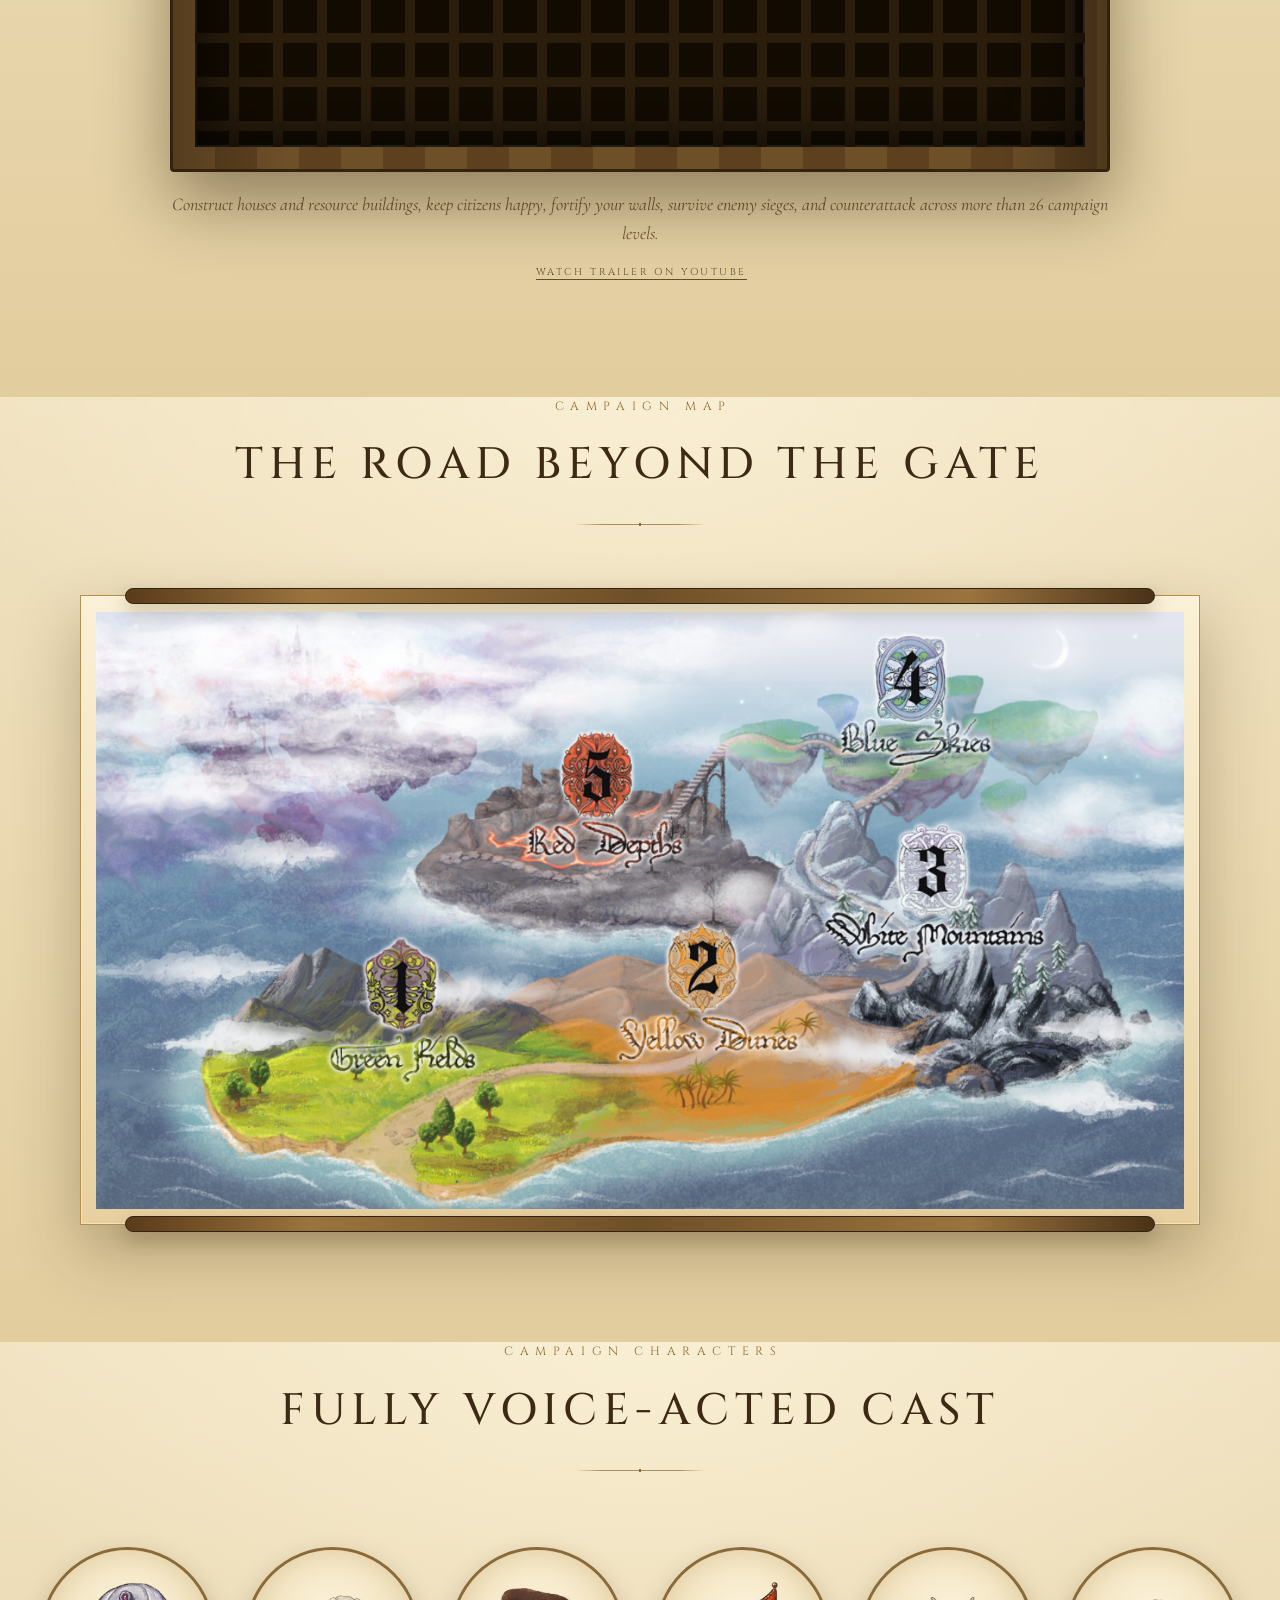
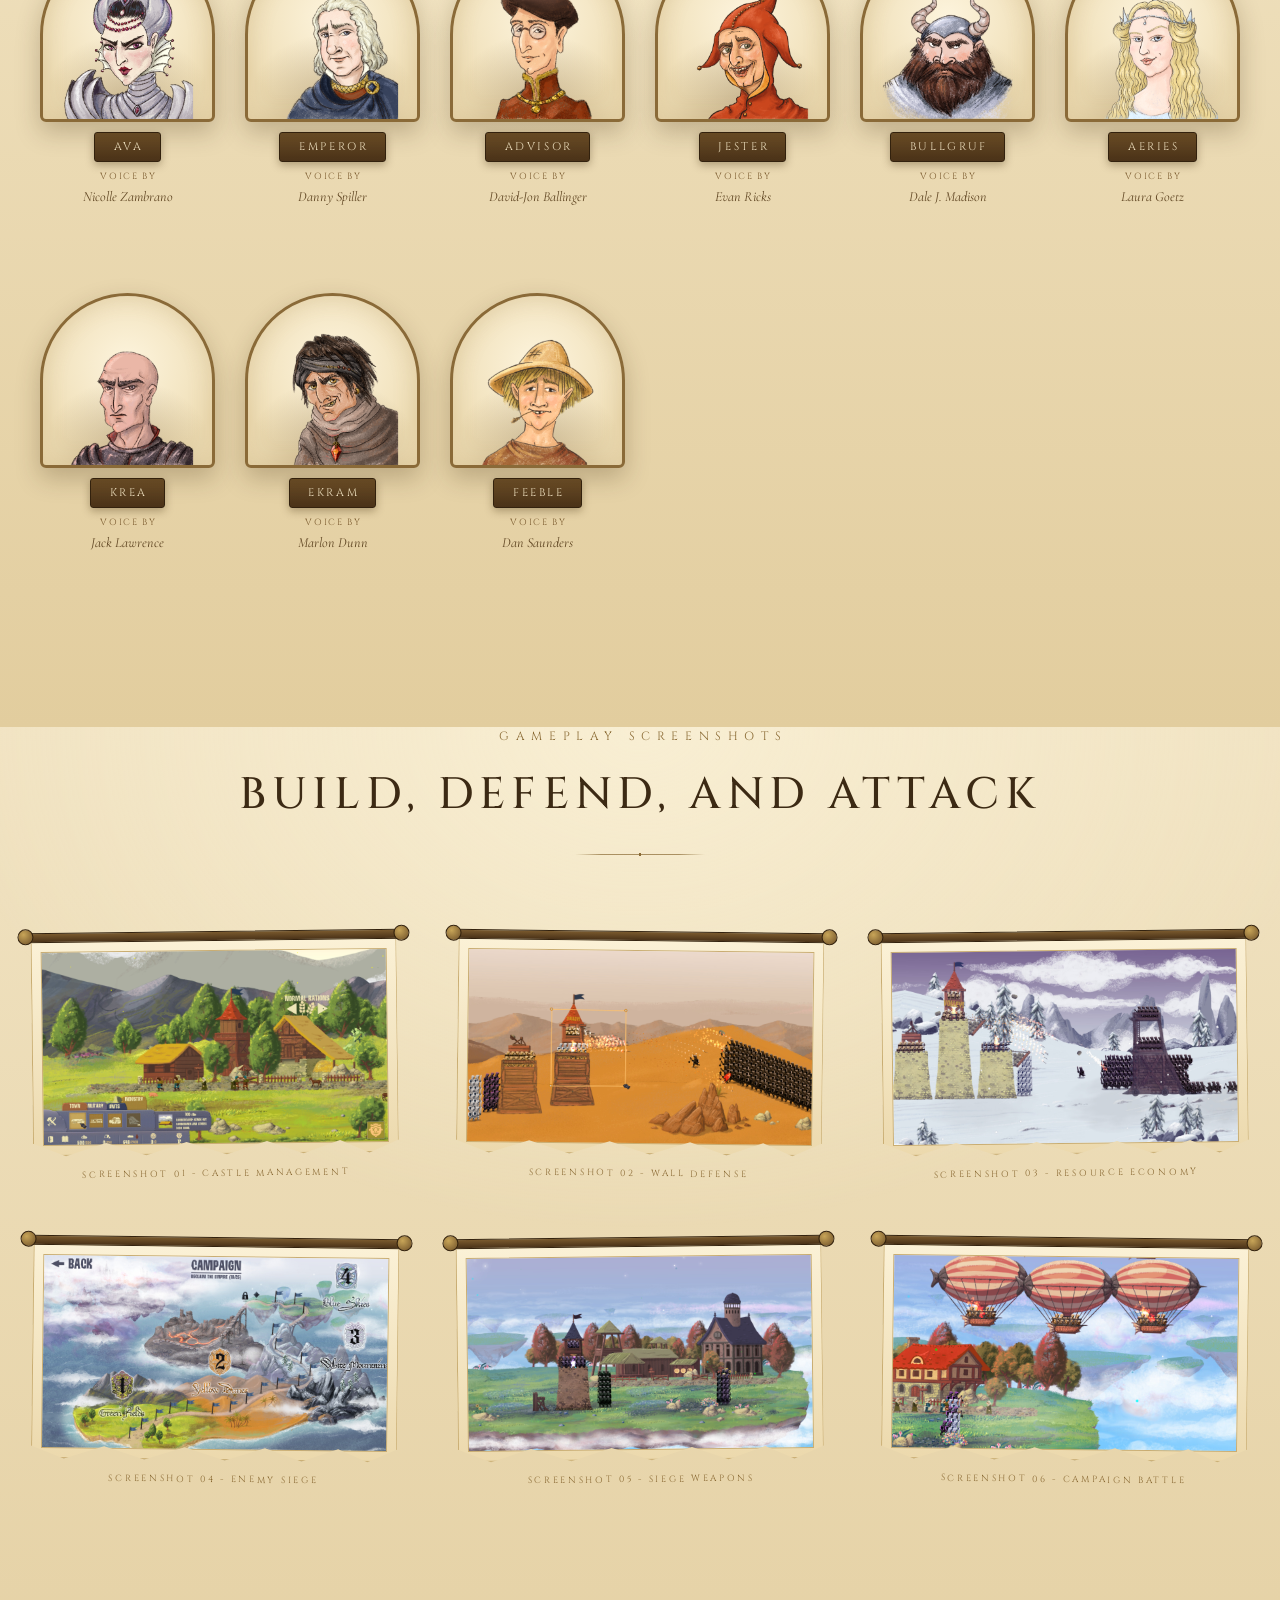
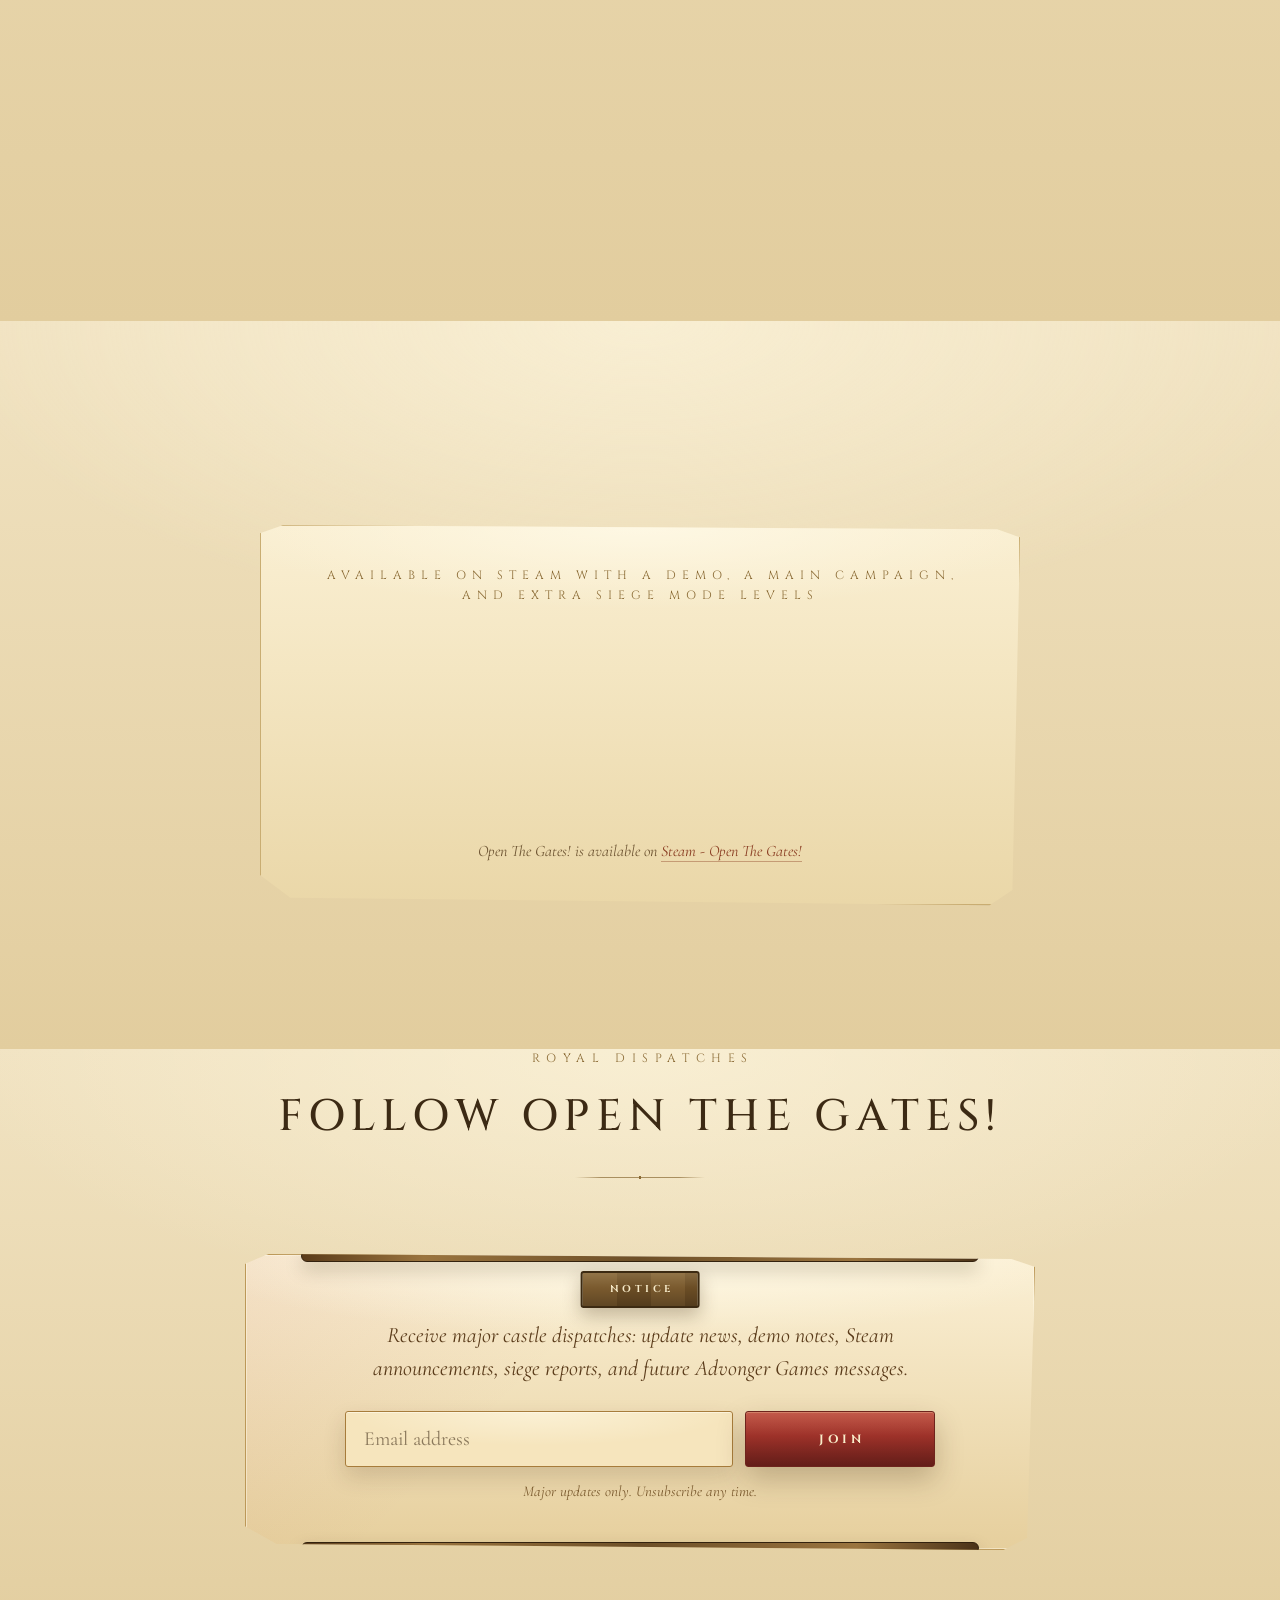
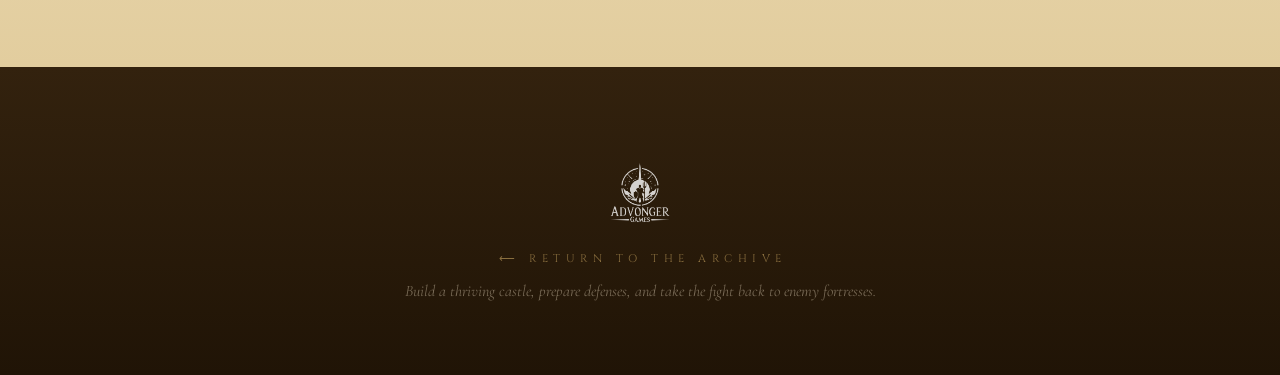
<file: open-the-gates.html>
<!DOCTYPE html>
<html lang="en">
<head>
<meta charset="UTF-8">
<meta name="viewport" content="width=device-width, initial-scale=1.0">
<title>Open The Gates! - Advonger Games</title>
<meta name="description" content="Open The Gates! is a sidescrolling castlebuilder RTS about building, managing, defending, and attacking medieval castles across a linear single-player campaign.">
<meta name="author" content="Advonger Games">
<meta name="theme-color" content="#33220e">
<link rel="canonical" href="https://advongergames.com/open-the-gates.html">
<meta property="og:type" content="website">
<meta property="og:site_name" content="Advonger Games">
<meta property="og:title" content="Open The Gates! - Advonger Games">
<meta property="og:description" content="A sidescrolling castlebuilder RTS: raise houses and resource chains, build walls, towers, and traps, survive sieges, then counterattack.">
<meta property="og:url" content="https://advongergames.com/open-the-gates.html">
<meta property="og:image" content="https://advongergames.com/Open%20The%20Gates!/Cover%20Art/Thumbnail_Full.png">
<meta name="twitter:card" content="summary_large_image">
<meta name="twitter:title" content="Open The Gates! - Advonger Games">
<meta name="twitter:description" content="A sidescrolling castlebuilder RTS: raise houses and resource chains, build walls, towers, and traps, survive sieges, then counterattack.">
<meta name="twitter:image" content="https://advongergames.com/Open%20The%20Gates!/Cover%20Art/Thumbnail_Full.png">
<script type="application/ld+json">
{
  "@context": "https://schema.org",
  "@type": "VideoGame",
  "name": "Open The Gates!",
  "url": "https://advongergames.com/open-the-gates.html",
  "image": "https://advongergames.com/Open%20The%20Gates!/Cover%20Art/Thumbnail_Full.png",
  "description": "A sidescrolling castlebuilder RTS about building, managing, defending, and attacking medieval castles across a linear single-player campaign.",
  "genre": ["Strategy", "Real-Time Strategy"],
  "gamePlatform": "PC",
  "author": { "@type": "Organization", "name": "Advonger Games", "url": "https://advongergames.com/" },
  "publisher": { "@type": "Organization", "name": "Advonger Games" },
  "sameAs": ["https://store.steampowered.com/app/1332450/Open_The_Gates/"]
}
</script>
<link rel="icon" type="image/png" href="favicon.png">
<link rel="preconnect" href="https://fonts.googleapis.com">
<link rel="preconnect" href="https://fonts.gstatic.com" crossorigin>
<link rel="stylesheet" href="css/archive.css">
<script src="js/archive-transitions.js" defer></script>
<style>
/* ============================================================
   EXHIBIT IV - OPEN THE GATES! · the living storybook
   ============================================================ */
body.otg {
  --wood: #4a3218;
  --wood-deep: #33220e;
  --parch: #f1e3c2;
  --parch-deep: #e2cd9e;
  --ink-brown: #3c2a14;
  --banner-red: #a8342a;
  background: var(--wood-deep);
}
body.otg .vignette {
  background: radial-gradient(ellipse at 50% 42%, transparent 55%, rgba(30,18,4,.5) 100%);
}

/* ------------------------------------------------ hero: inside the diorama */
.otg-hero {
  position: relative;
  min-height: 100vh;
  overflow: hidden;
  display: flex; flex-direction: column;
  align-items: center; justify-content: flex-start;
  text-align: center;
  padding: 8vh 24px 0;
  background: linear-gradient(#8ed4ea 0%, #c8ecf4 46%, #dff2e2 60%, #b8dc8e 72%);
}
.otg-hero .sun {
  position: absolute; top: 9%; right: 14%;
  width: clamp(70px, 9vw, 120px); aspect-ratio: 1;
  border-radius: 50%;
  background: radial-gradient(circle at 42% 38%, #fff7d8, #ffe08a 60%, rgba(255,224,138,0) 72%);
  box-shadow: 0 0 80px 30px rgba(255,232,150,.55);
  animation: sun-pulse 7s ease-in-out infinite;
}
@keyframes sun-pulse { 50% { box-shadow: 0 0 100px 44px rgba(255,232,150,.7); } }
.otg-hero .cloud {
  position: absolute;
  background: #fff;
  border-radius: 100px;
  opacity: .85;
  filter: blur(1px);
  animation: cloud-drift linear infinite;
}
.otg-hero .cloud::before, .otg-hero .cloud::after {
  content: ''; position: absolute; background: #fff; border-radius: 50%;
  width: 55%; aspect-ratio: 1; top: -38%; left: 12%;
}
.otg-hero .cloud::after { width: 42%; left: 52%; top: -24%; }
@keyframes cloud-drift { from { transform: translateX(-30vw); } to { transform: translateX(115vw); } }
/* landscape layers */
.otg-hero .mts, .otg-hero .grd {
  position: absolute; left: -3%; right: -3%; bottom: -2%;
  pointer-events: none;
  will-change: transform;
}
.otg-hero .mts { height: 62%; }
.otg-hero .grd { height: 34%; z-index: 2; }
.otg-hero .mts img, .otg-hero .grd img {
  width: 100%; height: 100%; object-fit: cover;
}
.otg-hero .mts img { object-position: bottom; }
.otg-hero .grd img { object-position: top; }
.otg-hero .castle {
  position: absolute; left: 50%; bottom: 4.5%; z-index: 3;
  width: clamp(260px, 34vw, 470px);
  transform: translateX(-50%);
  filter: drop-shadow(0 14px 22px rgba(40,60,20,.35));
  will-change: transform;
}
/* royal command balcony */
.otg-hero .royal-court {
  position: absolute;
  left: 50%; bottom: 3.6%; z-index: 4;
  width: min(920px, 76vw);
  height: clamp(220px, 27vw, 360px);
  transform: translateX(-50%);
  pointer-events: none;
}
.otg-hero .royal-court::before {
  content: '';
  position: absolute;
  left: 7%; right: 7%; bottom: clamp(8px, 1vw, 16px);
  height: clamp(18px, 2vw, 28px);
  background:
    repeating-linear-gradient(90deg, rgba(83,61,33,.75) 0 28px, rgba(116,86,45,.75) 28px 56px),
    linear-gradient(#7d6339, #443015);
  border: 2px solid rgba(58,38,16,.65);
  border-radius: 999px;
  box-shadow: 0 10px 20px rgba(35,45,15,.3), inset 0 2px 0 rgba(255,235,165,.22);
}
.otg-hero .royal-card {
  position: absolute;
  bottom: clamp(34px, 6.8vh, 88px);
  width: clamp(132px, 14vw, 198px);
  height: clamp(174px, 18vw, 256px);
  margin: 0;
  transform-origin: 50% 100%;
  filter: drop-shadow(0 14px 18px rgba(50,60,22,.34));
  animation: royal-sway 5.6s ease-in-out infinite;
}
.otg-hero .royal-card.ava { left: 0; animation-delay: -.7s; }
.otg-hero .royal-card.emperor { right: 0; animation-delay: -2.2s; }
@keyframes royal-sway {
  50% { transform: translateY(-5px) rotate(1.2deg); }
}
.otg-hero .royal-card::before {
  content: '';
  position: absolute;
  left: 50%; bottom: -30px;
  width: 12px; height: 88%;
  transform: translateX(-50%);
  background: linear-gradient(90deg, #6c4720, #a06b30 45%, #4b2f14);
  border: 1px solid rgba(54,34,14,.75);
  border-radius: 6px;
}
.otg-hero .royal-card::after {
  content: '';
  position: absolute;
  left: 50%; bottom: -37px;
  width: clamp(52px, 5.2vw, 78px); height: 24px;
  transform: translateX(-50%);
  background: radial-gradient(ellipse at 50% 36%, #8a693a 0 42%, transparent 45%);
  opacity: .65;
}
.otg-hero .royal-portrait {
  position: absolute;
  inset: 0;
  overflow: hidden;
  background:
    linear-gradient(135deg, rgba(255,244,202,.5), rgba(255,244,202,0) 38%),
    linear-gradient(#8f1f2d, #59151f);
  border: 4px solid #553615;
  border-bottom-width: 10px;
  border-radius: 46% 46% 8px 8px;
  box-shadow:
    inset 0 0 0 3px rgba(247,207,92,.75),
    inset 0 -18px 22px rgba(40,18,0,.26),
    0 0 0 1px rgba(255,236,170,.35);
}
.otg-hero .royal-card.emperor .royal-portrait {
  background:
    linear-gradient(135deg, rgba(255,244,202,.45), rgba(255,244,202,0) 40%),
    linear-gradient(#20395f, #12213d);
}
.otg-hero .royal-portrait::before {
  content: '';
  position: absolute;
  inset: 10px 12px auto;
  height: 22px;
  background:
    radial-gradient(circle at 14px 50%, #f6d466 0 4px, transparent 5px),
    radial-gradient(circle at calc(100% - 14px) 50%, #f6d466 0 4px, transparent 5px),
    linear-gradient(90deg, transparent 0 10px, rgba(255,231,137,.85) 10px calc(100% - 10px), transparent calc(100% - 10px));
  opacity: .8;
}
.otg-hero .royal-portrait img {
  position: absolute;
  left: 50%; bottom: -7%;
  height: 88%;
  transform: translateX(-50%);
  filter: drop-shadow(0 8px 8px rgba(25,10,0,.22));
}
.otg-hero .royal-card.ava .royal-portrait img {
  height: 106%;
  bottom: -18%;
}
.otg-hero .royal-card.emperor .royal-portrait img {
  height: 86%;
  bottom: -3%;
}
.otg-hero .royal-name {
  position: absolute;
  left: 50%; bottom: 12px;
  transform: translateX(-50%);
  min-width: 72%;
  padding: 5px 11px 6px;
  font-family: var(--display);
  font-size: clamp(9px, .85vw, 12px);
  font-weight: 700;
  letter-spacing: .22em;
  text-indent: .22em;
  text-transform: uppercase;
  color: #fff0b8;
  background: linear-gradient(#7c5426, #3f2810);
  border: 1px solid rgba(255,220,120,.55);
  box-shadow: 0 3px 8px rgba(25,15,5,.28);
}
.otg-hero .unit-line {
  position: absolute;
  left: 25%; right: 25%; bottom: 8px;
  height: 46px;
}
.otg-hero .unit {
  position: absolute;
  bottom: 0;
  width: clamp(18px, 2.1vw, 30px);
  image-rendering: auto;
  filter: drop-shadow(0 6px 6px rgba(40,60,20,.28));
  animation: unit-step 2.8s ease-in-out infinite;
}
.otg-hero .unit.u1 { left: 12%; animation-delay: -.4s; }
.otg-hero .unit.u2 { left: 45%; animation-delay: -1.3s; }
.otg-hero .unit.u3 { right: 12%; animation-delay: -.9s; transform: scaleX(-1); }
@keyframes unit-step {
  50% { margin-bottom: 5px; }
}
@media (max-width: 760px) {
  .otg-hero .royal-court {
    width: min(100%, 520px);
    height: clamp(150px, 38vw, 210px);
    bottom: 1.8%;
  }
  .otg-hero .royal-card {
    width: clamp(84px, 25vw, 118px);
    height: clamp(118px, 33vw, 160px);
  }
  .otg-hero .royal-card.ava { left: 3%; }
  .otg-hero .royal-card.emperor { right: 3%; }
  .otg-hero .royal-card::before { width: 8px; bottom: -22px; }
  .otg-hero .royal-name { bottom: 7px; padding: 4px 7px; letter-spacing: .12em; text-indent: .12em; }
  .otg-hero .unit-line { display: none; }
}
.otg-hero .logo {
  position: relative; z-index: 5;
  width: min(520px, 84vw);
  filter: drop-shadow(0 14px 30px rgba(50,30,0,.45));
  animation: logo-drop 1.6s .3s cubic-bezier(.3,1.25,.4,1) both;
}
@keyframes logo-drop { from { opacity: 0; transform: translateY(-46px) scale(.94); } to { opacity: 1; } }
.otg-hero .field-note {
  position: relative; z-index: 5;
  margin-top: 20px;
  font-size: 21px; font-style: italic; font-weight: 500;
  color: #2e3f1e;
  text-shadow: 0 1px 0 rgba(255,255,255,.5);
  animation: logo-drop 1.6s .55s both;
}
.otg-hero .devs {
  position: relative; z-index: 5;
  margin-top: 12px;
  font-size: 13px; letter-spacing: .16em; text-transform: uppercase;
  color: rgba(46,63,30,.62);
  text-shadow: 0 1px 0 rgba(255,255,255,.5);
  animation: logo-drop 1.6s .65s both;
}
.otg-hero .devs .devs-label {
  color: #2e3f1e; font-weight: 700;
  letter-spacing: .24em;
}
.otg-hero .devs .credit-line {
  display: block;
  margin-top: 6px;
}
.otg-hero .devs .credit-line:first-child {
  margin-top: 0;
}
/* a wooden signpost planted in the grass */
.otg-hero .descend {
  position: relative; z-index: 7;
  margin-top: 18px;
  display: inline-flex; flex-direction: column; align-items: center;
  cursor: pointer;
  opacity: 1;
  transform-origin: 50% 100%;
  transition: transform .22s ease, filter .22s ease;
  will-change: transform;
}
.otg-hero .descend:hover,
.otg-hero .descend:focus-visible {
  transform: translateY(-3px) rotate(-1deg);
  filter: drop-shadow(0 8px 12px rgba(60,35,10,.24));
}
.otg-hero .descend:focus-visible { outline: none; }
.otg-hero .descend .plank {
  position: relative;
  padding: 10px 30px 11px;
  font-family: var(--display); font-size: 11px; font-weight: 700;
  letter-spacing: .32em; text-indent: .32em; text-transform: uppercase;
  color: #f5e9c8;
  text-shadow: 0 1px 0 rgba(40,20,0,.6);
  background:
    linear-gradient(rgba(255,235,190,.18), transparent 45%, rgba(0,0,0,.22)),
    repeating-linear-gradient(90deg, #7a5a2e 0 34px, #6b4d25 34px 68px);
  border: 2px solid #3c2a12;
  border-radius: 3px;
  box-shadow: 0 6px 16px rgba(40,50,20,.35);
  /* arrow-ended plank */
  clip-path: polygon(0 0, 100% 0, 100% 100%, 54% 100%, 50% 100%, 46% 100%, 0 100%);
}
.otg-hero .descend .plank::before, .otg-hero .descend .plank::after {
  content: ''; position: absolute; top: 20%; bottom: 20%; width: 3px;
  background: rgba(60,42,18,.55); border-radius: 2px;
}
.otg-hero .descend .plank::before { left: 9px; }
.otg-hero .descend .plank::after { right: 9px; }
.otg-hero .descend .post {
  width: 9px; height: 42px;
  background: linear-gradient(90deg, #7a5a2e, #4a3218);
  border: 2px solid #3c2a12;
  border-top: none;
}
.otg-hero .descend .post::after {
  content: ''; display: block;
  margin: 42px auto 0;
}
.otg-hero .descend .arrowhead {
  width: 0; height: 0; margin-top: -1px;
  border-left: 9px solid transparent;
  border-right: 9px solid transparent;
  border-top: 12px solid #3c2a12;
}
/* wooden edge where the diorama meets the page */
.otg-hero .ledge {
  position: absolute; left: 0; right: 0; bottom: 0; height: 16px; z-index: 6;
  background: linear-gradient(#6d4f28, #33220e);
  box-shadow: 0 -4px 14px rgba(30,18,4,.35);
}

/* ------------------------------------------------ parchment world */
.otg .parchment {
  position: relative;
  background:
    radial-gradient(ellipse 90% 70% at 50% 0%, rgba(255,248,225,.55), transparent 60%),
    linear-gradient(var(--parch), var(--parch-deep));
  color: var(--ink-brown);
  padding: 13vh 24px;
}
.otg .parchment .hall-heading .over { color: #8a6a34; }
.otg .parchment .hall-heading h2 { color: var(--ink-brown); }
.otg .parchment .hall-heading .rule {
  background:
    radial-gradient(circle 3px at 50% 50%, #8a6a34 40%, transparent 45%),
    linear-gradient(to right, transparent, rgba(138,106,52,.7) 20%, rgba(138,106,52,.7) 80%, transparent) 50% 50% / 100% 1px no-repeat;
}

/* the gate (trailer) */
.otg .gatehouse {
  margin: 70px auto 0;
  width: min(940px, 100%);
}
.otg .gate-frame {
  position: relative;
  padding: clamp(14px, 1.8vw, 22px);
  background:
    linear-gradient(90deg, rgba(0,0,0,.22), transparent 12%, transparent 88%, rgba(0,0,0,.28)),
    repeating-linear-gradient(90deg, #6d4f28 0 42px, #5d411f 42px 84px);
  border: 3px solid var(--wood-deep);
  border-radius: 10px 10px 4px 4px;
  box-shadow: 0 30px 70px rgba(40,25,5,.45), inset 0 2px 0 rgba(255,235,190,.25);
}
.otg .gate-frame .arch {
  position: relative;
  aspect-ratio: 16/9;
  background: #0d0903;
  overflow: hidden;
  border-radius: 6px 6px 0 0;
}
.otg .gate-frame iframe { position: absolute; inset: 0; width: 100%; height: 100%; }
/* the portcullis covering the video */
.otg .portcullis {
  position: absolute; inset: 0; z-index: 5;
  background:
    repeating-linear-gradient(90deg, transparent 0 34px, #2a1d0c 34px 44px),
    repeating-linear-gradient(transparent 0 34px, #2a1d0c 34px 44px),
    linear-gradient(rgba(20,12,2,.6), rgba(20,12,2,.85));
  box-shadow: inset 0 0 60px rgba(0,0,0,.8);
  transition: transform 2.1s cubic-bezier(.6,.02,.45,1);
  display: flex; align-items: center; justify-content: center;
  cursor: pointer;
}
.otg .portcullis .order {
  font-family: var(--display); font-size: clamp(13px, 2vw, 18px);
  letter-spacing: .4em; text-indent: .4em; text-transform: uppercase;
  color: #e8c987;
  text-shadow: 0 2px 10px rgba(0,0,0,.9);
  border: 1px solid rgba(232,201,135,.5);
  padding: 14px 26px;
  background: rgba(20,12,2,.55);
  transition: background .4s, color .4s;
}
.otg .portcullis:hover .order { background: rgba(60,38,8,.75); color: #ffe9b8; }
.otg .gate-frame.open .portcullis { transform: translateY(-101%); }
.otg .gate-frame.open .portcullis .order { opacity: 0; transition: opacity .3s; }
/* crank on the side */
.otg .crank {
  position: absolute; right: -30px; top: 50%;
  width: 60px; height: 60px; z-index: 6;
  border-radius: 50%;
  background: radial-gradient(circle at 36% 32%, #8a6a38, #4a3218 65%);
  border: 3px solid var(--wood-deep);
  box-shadow: 0 8px 18px rgba(40,25,5,.5);
  transform: translateY(-50%);
  transition: transform 2.1s cubic-bezier(.6,.02,.45,1);
  pointer-events: none;
}
.otg .crank::after {
  content: ''; position: absolute; left: 50%; top: -16px;
  width: 8px; height: 30px; margin-left: -4px;
  border-radius: 4px;
  background: linear-gradient(#7a5a2e, #33220e);
  border: 1px solid var(--wood-deep);
}
.otg .gate-frame.open .crank { transform: translateY(-50%) rotate(760deg); }
.otg .gate-note {
  margin-top: 18px; text-align: center;
  font-style: italic; font-size: 18px; color: #6d5432;
}

/* campaign map */
.otg .campaign-map {
  margin: 64px auto 0;
  width: min(1120px, 100%);
  position: relative;
}
.otg .campaign-map::before,
.otg .campaign-map::after {
  content: '';
  position: absolute;
  left: 4%; right: 4%;
  height: 14px;
  background: linear-gradient(90deg, #5a3b1a, #9a743f 18%, #6d4f28 50%, #9a743f 82%, #4a3218);
  border: 1px solid var(--wood-deep);
  border-radius: 999px;
  z-index: 2;
  box-shadow: 0 8px 18px rgba(60,40,10,.24);
}
.otg .campaign-map::before { top: -7px; }
.otg .campaign-map::after { bottom: -7px; }
.otg .campaign-map img {
  display: block;
  width: 100%;
  aspect-ratio: 16 / 9;
  object-fit: cover;
  padding: clamp(10px, 1.2vw, 16px);
  background:
    radial-gradient(ellipse 80% 70% at 50% 45%, rgba(255,247,220,.55), transparent 70%),
    linear-gradient(#fbf1d6, #e8d0a0);
  border: 1px solid #b68f50;
  box-shadow: 0 26px 60px rgba(60,40,10,.3), inset 0 0 0 1px rgba(255,248,220,.5);
}

/* the cast */
.otg .cast-row {
  margin: 70px auto 0;
  max-width: 1200px;
  display: grid;
  grid-template-columns: repeat(auto-fill, minmax(150px, 1fr));
  gap: clamp(18px, 2.4vw, 30px);
}
.otg .champ {
  text-align: center;
  cursor: default;
}
.otg .champ .portrait {
  position: relative;
  aspect-ratio: 1;
  display: flex; align-items: flex-end; justify-content: center;
  background:
    radial-gradient(ellipse 70% 55% at 50% 88%, rgba(90,60,20,.25), transparent 70%),
    radial-gradient(circle at 50% 40%, #fdf4dd, #eeddb4 75%);
  border: 3px solid #8a6a38;
  border-radius: 50% 50% 6px 6px;
  overflow: hidden;
  box-shadow: 0 10px 24px rgba(60,40,10,.25), inset 0 0 24px rgba(140,100,40,.18);
}
.otg .champ .portrait img {
  position: absolute;
  left: 50%;
  bottom: 0;
  width: 78%; height: 88%;
  object-fit: contain; object-position: bottom;
  transform: translateX(-50%);
  transition: opacity .28s ease, transform .6s cubic-bezier(.3,1.4,.4,1);
}
.otg .champ .portrait .alt-state {
  opacity: 0;
  pointer-events: none;
}
.otg .champ.has-alt:hover .portrait .alt-state,
.otg .champ.show-alt .portrait .alt-state { opacity: 1; }
.otg .champ.has-alt:hover .portrait .base-state,
.otg .champ.show-alt .portrait .base-state { opacity: 0; }
.otg .champ:hover .portrait img { transform: translateX(-50%) translateY(-5px) scale(1.06) rotate(-1.5deg); }
.otg .champ .plank {
  margin: 10px auto 0; width: fit-content;
  padding: 5px 16px;
  font-family: var(--display); font-size: 11px;
  letter-spacing: .24em; text-indent: .24em; text-transform: uppercase;
  color: #f1e3c2;
  background: linear-gradient(#6d4f28, #4a3218);
  border: 1px solid var(--wood-deep);
  border-radius: 3px;
  box-shadow: 0 3px 8px rgba(60,40,10,.35);
}
.otg .champ .voice {
  margin-top: 7px;
  font-family: var(--display);
  font-size: 9px;
  letter-spacing: .18em;
  text-indent: .18em;
  text-transform: uppercase;
  color: #7a5a2e;
}
.otg .champ .voice span {
  display: block;
  margin-top: 3px;
  font-family: var(--serif);
  font-size: 14px;
  font-style: italic;
  letter-spacing: 0;
  text-indent: 0;
  text-transform: none;
  color: #5f4522;
}
.otg .champ .whisper {
  margin-top: 7px;
  font-size: 15px; font-style: italic; color: #8a6a34;
  opacity: 0;
  transition: opacity .5s;
}
.otg .champ:hover .whisper { opacity: 1; }

/* field reports (gallery) - hung banners */
.otg .banners {
  margin: 70px auto 0;
  max-width: 1240px;
  display: grid;
  grid-template-columns: repeat(auto-fill, minmax(300px, 1fr));
  gap: clamp(28px, 3.4vw, 46px);
}
.otg .banner-shot {
  cursor: zoom-in;
  transition: transform .6s cubic-bezier(.3,1.3,.4,1);
}
.otg .banner-shot:nth-child(odd) { transform: rotate(-.7deg); }
.otg .banner-shot:nth-child(even) { transform: rotate(.7deg); }
.otg .banner-shot:hover { transform: rotate(0deg) translateY(-8px); }
.otg .banner-shot .rod {
  height: 10px;
  background: linear-gradient(#7a5a2e, #4a3218);
  border-radius: 6px;
  border: 1px solid var(--wood-deep);
  position: relative;
}
.otg .banner-shot .rod::before, .otg .banner-shot .rod::after {
  content: ''; position: absolute; top: -5px;
  width: 14px; height: 14px; border-radius: 50%;
  background: radial-gradient(circle at 36% 32%, #c8a558, #6d4f28);
  border: 1px solid var(--wood-deep);
}
.otg .banner-shot .rod::before { left: -6px; }
.otg .banner-shot .rod::after { right: -6px; }
.otg .banner-shot .cloth {
  margin: 0 8px;
  padding: 9px;
  background: linear-gradient(#fbf1d6, #ecd9ad);
  border: 1px solid #c9ad72;
  border-top: none;
  box-shadow: 0 14px 30px rgba(60,40,10,.28);
  clip-path: polygon(0 0, 100% 0, 100% 94%, 92% 100%, 84% 94%, 74% 100%, 64% 94%, 53% 100%, 42% 94%, 31% 100%, 20% 94%, 9% 100%, 0 94%);
}
.otg .banner-shot .cloth img {
  width: 100%; aspect-ratio: 16/9; object-fit: cover; display: block;
  border: 1px solid #c9ad72;
}
.otg .banner-shot .tag {
  margin-top: 12px; padding-bottom: 12px; text-align: center;
  font-family: var(--display); font-size: 9px;
  letter-spacing: .3em; text-transform: uppercase;
  color: #8a6a34;
}

/* royal decree (steam) */
.otg .decree {
  margin: 70px auto 0;
  width: min(760px, 100%);
  position: relative;
  padding: clamp(24px, 3.4vw, 40px) clamp(18px, 2.6vw, 34px);
  background:
    radial-gradient(ellipse 100% 40% at 50% 0%, rgba(255,250,232,.8), transparent 55%),
    linear-gradient(#faefd2, #ead7a8);
  border: 1px solid #c9ad72;
  box-shadow: 0 26px 60px rgba(60,40,10,.35);
  clip-path: polygon(0 8px, 3% 0, 97% 4px, 100% 12px, 99% 96%, 96% 100%, 4% 98%, 0 92%);
}
.otg .decree .proclaim {
  text-align: center;
  font-family: var(--display); font-size: 12px;
  letter-spacing: .5em; text-indent: .5em; text-transform: uppercase;
  color: #8a6a34;
  margin-bottom: 20px;
}
.otg .steam-note { color: #6d5432; }
.otg .steam-note a { color: #8a3d22; border-color: rgba(138,61,34,.4); }
.otg .steam-note a:hover { color: #a8342a; border-color: #a8342a; }

/* royal dispatches (newsletter) */
.otg .royal-dispatches {
  padding-top: 0;
}
.otg .dispatch-decree {
  margin: 70px auto 0;
  width: min(790px, 100%);
  position: relative;
  padding: clamp(54px, 5vw, 68px) clamp(18px, 3vw, 38px) clamp(28px, 4vw, 46px);
  background:
    radial-gradient(ellipse 100% 48% at 50% 0%, rgba(255,250,232,.9), transparent 58%),
    linear-gradient(135deg, rgba(168,52,42,.08), transparent 38%),
    linear-gradient(#fbf0d5, #e6cf9d);
  border: 1px solid #bc9858;
  box-shadow: 0 28px 64px rgba(60,40,10,.35), inset 0 0 0 1px rgba(255,250,232,.5);
  clip-path: polygon(0 10px, 3% 0, 97% 5px, 100% 13px, 99% 96%, 96% 100%, 4% 98%, 0 92%);
}
.otg .dispatch-decree::before,
.otg .dispatch-decree::after {
  content: '';
  position: absolute;
  left: 7%;
  right: 7%;
  height: 10px;
  background: linear-gradient(90deg, #5a3b1a, #9a743f 18%, #6d4f28 50%, #9a743f 82%, #4a3218);
  border: 1px solid var(--wood-deep);
  border-radius: 999px;
  box-shadow: 0 8px 18px rgba(60,40,10,.22);
}
.otg .dispatch-decree::before { top: -5px; }
.otg .dispatch-decree::after { bottom: -5px; }
.otg .dispatch-plank {
  position: absolute;
  top: 16px;
  left: 50%;
  transform: translateX(-50%);
  padding: 8px 24px 9px;
  font-family: var(--display);
  font-size: 10px;
  font-weight: 700;
  letter-spacing: .34em;
  text-indent: .34em;
  text-transform: uppercase;
  color: #f5e9c8;
  background:
    linear-gradient(rgba(255,235,190,.18), transparent 45%, rgba(0,0,0,.22)),
    repeating-linear-gradient(90deg, #7a5a2e 0 34px, #6b4d25 34px 68px);
  border: 2px solid #3c2a12;
  border-radius: 3px;
  box-shadow: 0 8px 18px rgba(60,40,10,.28);
  white-space: nowrap;
}
.otg .dispatch-copy {
  max-width: 610px;
  margin: 0 auto 26px;
  text-align: center;
  font-style: italic;
  font-size: clamp(18px, 2vw, 22px);
  line-height: 1.5;
  color: #5a3b1a;
}
#mlb2-43343437.ml-form-embedContainer {
  width: 100%;
  max-width: 590px;
  margin: 0 auto;
}
#mlb2-43343437 .ml-form-embedWrapper {
  width: 100%;
}
#mlb2-43343437 .ml-form-embedContent {
  display: none;
}
#mlb2-43343437 .ml-block-form,
#mlb2-43343437 .ml-form-formContent {
  margin: 0;
}
#mlb2-43343437 input[type="email"] {
  width: 100%;
  min-height: 56px;
  padding: 15px 18px;
  color: #3c2a14;
  background:
    radial-gradient(ellipse 80% 100% at 50% 0%, rgba(255,250,232,.55), transparent 62%),
    #f6e5bd;
  border: 1px solid #a77c3b;
  border-radius: 3px;
  box-shadow: inset 0 1px 0 rgba(255,250,232,.7), 0 10px 22px rgba(60,40,10,.16);
  font-family: var(--serif);
  font-size: 20px;
  outline: none;
  transition: border-color .3s, box-shadow .3s, background .3s;
}
#mlb2-43343437 input[type="email"]::placeholder {
  color: rgba(60,42,20,.58);
}
#mlb2-43343437 input[type="email"]:focus {
  border-color: #8a3d22;
  box-shadow: inset 0 1px 0 rgba(255,250,232,.8), 0 0 0 3px rgba(168,52,42,.12), 0 12px 26px rgba(60,40,10,.18);
  background:
    radial-gradient(ellipse 80% 100% at 50% 0%, rgba(255,250,232,.72), transparent 62%),
    #f8e9c7;
}
#mlb2-43343437 .ml-form-embedSubmit {
  margin-top: 16px;
}
#mlb2-43343437 .ml-form-embedSubmit button {
  width: 100%;
  min-height: 52px;
  border: 1px solid #6e241d;
  border-radius: 3px;
  color: #f9edca;
  background:
    linear-gradient(rgba(255,235,190,.18), transparent 45%, rgba(0,0,0,.2)),
    linear-gradient(#b63b31, #7d251f);
  box-shadow: 0 12px 28px rgba(60,40,10,.26), inset 0 1px 0 rgba(255,235,190,.26);
  cursor: pointer;
  font-family: var(--display);
  font-size: 12px;
  font-weight: 700;
  letter-spacing: .32em;
  text-indent: .32em;
  text-transform: uppercase;
  transition: transform .3s, box-shadow .3s, filter .3s;
}
#mlb2-43343437 .ml-form-embedSubmit button:hover,
#mlb2-43343437 .ml-form-embedSubmit button:focus-visible {
  transform: translateY(-1px);
  filter: brightness(1.08);
  box-shadow: 0 16px 34px rgba(60,40,10,.32), 0 0 22px rgba(168,52,42,.22), inset 0 1px 0 rgba(255,235,190,.34);
}
#mlb2-43343437 .ml-form-embedSubmit button.loading {
  display: none;
}
#mlb2-43343437 .ml-form-successBody {
  text-align: center;
}
#mlb2-43343437 .ml-form-successContent h4 {
  color: #7d251f;
  font-family: var(--display);
  font-size: clamp(24px, 3.2vw, 38px);
  font-weight: 600;
  letter-spacing: .16em;
  text-indent: .16em;
  text-transform: uppercase;
}
#mlb2-43343437 .ml-form-successContent p,
.otg .dispatch-note {
  margin-top: 12px;
  text-align: center;
  color: #7a5a2e;
  font-size: 15px;
  font-style: italic;
}
.ml-form-embedSubmitLoad {
  display: inline-block;
  width: 20px;
  height: 20px;
}
.ml-form-embedSubmitLoad::after {
  content: " ";
  display: block;
  width: 11px;
  height: 11px;
  margin: 1px;
  border-radius: 50%;
  border: 4px solid #f9edca;
  border-color: #f9edca #f9edca #f9edca transparent;
  animation: ml-form-embedSubmitLoad 1.2s linear infinite;
}
@keyframes ml-form-embedSubmitLoad {
  to { transform: rotate(360deg); }
}
.sr-only {
  position: absolute;
  width: 1px;
  height: 1px;
  padding: 0;
  margin: -1px;
  overflow: hidden;
  clip: rect(0,0,0,0);
  border: 0;
}
@media (min-width: 700px) {
  #mlb2-43343437 .ml-form-formContent {
    display: grid;
    grid-template-columns: minmax(0, 1fr) 190px;
    gap: 12px;
    align-items: stretch;
  }
  #mlb2-43343437 .ml-form-embedSubmit {
    margin-top: 0;
  }
  #mlb2-43343437 .ml-form-embedSubmit button {
    height: 100%;
  }
}
@media (max-width: 520px) {
  .otg .dispatch-plank {
    width: auto;
    max-width: none;
    white-space: nowrap !important;
    text-align: center;
    font-size: 9px;
    line-height: 1;
    letter-spacing: .16em;
    text-indent: .16em;
  }
  #mlb2-43343437 .ml-form-embedSubmit button {
    letter-spacing: .2em;
    text-indent: .2em;
  }
}

/* dark wood footer */
.otg .colophon { background: linear-gradient(var(--wood-deep), #201406); }
</style>
</head>
<body class="otg">

<div class="arrive-shade"></div>
<div class="grain"></div>
<div class="vignette"></div>

<a class="return-plaque" href="index.html"><span class="arrow">⟵</span> The Archive</a>
<a class="return-plaque press-plaque" href="presskit-open-the-gates.html"><span class="arrow">▤</span> Press Kit</a>

<!-- ═══════ HERO: the diorama, entered ═══════ -->
<header class="otg-hero" id="top">
  <div class="sun"></div>
  <div class="cloud" style="width:130px;height:34px;top:14%;animation-duration:85s;"></div>
  <div class="cloud" style="width:90px;height:26px;top:26%;animation-duration:110s;animation-delay:-40s;"></div>
  <div class="cloud" style="width:160px;height:40px;top:7%;left:-10%;animation-duration:140s;animation-delay:-70s;"></div>
  <div class="mts" data-par="0.16"><img src="Open%20The%20Gates!/Random%20Items%20From%20The%20Game/Backgrounds/mountains_green_1.png" alt=""></div>
  <div class="grd" data-par="0.05"><img src="Open%20The%20Gates!/Random%20Items%20From%20The%20Game/Backgrounds/ground_green.png" alt=""></div>
  <img class="castle" data-par="0.1" src="Open%20The%20Gates!/Random%20Items%20From%20The%20Game/castle.png" alt="The castle from Open The Gates!">
  <div class="royal-court" aria-label="Ava and the Emperor command the castle defenses">
    <figure class="royal-card ava">
      <span class="royal-portrait">
        <img src="Open%20The%20Gates!/Components%20%26%20Characters/character_ava.png" alt="Ava">
      </span>
      <figcaption class="royal-name">Ava</figcaption>
    </figure>
    <figure class="royal-card emperor">
      <span class="royal-portrait">
        <img src="Open%20The%20Gates!/Components%20%26%20Characters/character_emperor.png" alt="The Emperor">
      </span>
      <figcaption class="royal-name">Emperor</figcaption>
    </figure>
    <div class="unit-line" aria-hidden="true">
      <img class="unit u1" src="Open%20The%20Gates!/Random%20Items%20From%20The%20Game/Units/archer_idle.png" alt="">
      <img class="unit u2" src="Open%20The%20Gates!/Random%20Items%20From%20The%20Game/Units/knight_idle.png" alt="">
      <img class="unit u3" src="Open%20The%20Gates!/Random%20Items%20From%20The%20Game/Units/archer_idle.png" alt="">
    </div>
  </div>

  <img class="logo" src="Open%20The%20Gates!/Cover%20Art/Logo.png" alt="Open The Gates!">
  <p class="field-note">Build, manage, and defend a medieval castle, then launch your own siege with units, towers, traps, and powerful siege weapons.</p>
  <p class="devs">
    <span class="credit-line"><span class="devs-label">Developed by</span> Robin van der Horst</span>
    <span class="credit-line"><span class="devs-label">Art by</span> Hanna Habela</span>
    <span class="credit-line"><span class="devs-label">Music by</span> Geraint Downing</span>
  </p>
  <a class="descend" href="#gatehouse">
    <span class="plank">Watch the trailer</span>
    <span class="post"></span>
    <span class="arrowhead"></span>
  </a>
  <div class="ledge"></div>
</header>

<!-- ═══════ TRAILER: behind the portcullis ═══════ -->
<section class="parchment" id="gatehouse">
  <div class="hall-heading reveal">
    <span class="over">Official Trailer</span>
    <h2>Sidescrolling Castlebuilder RTS</h2>
    <div class="rule"></div>
  </div>
  <div class="gatehouse reveal d1">
    <div class="gate-frame" id="gate-frame">
      <div class="arch">
        <iframe id="gate-video" src="https://www.youtube-nocookie.com/embed/AzQaa2pc1uk" data-src="https://www.youtube-nocookie.com/embed/AzQaa2pc1uk" title="Open The Gates! - trailer"
                loading="lazy" allow="accelerometer; autoplay; clipboard-write; encrypted-media; gyroscope; picture-in-picture"
                allowfullscreen></iframe>
        <div class="portcullis" id="portcullis" role="button" tabindex="0" aria-label="Raise the gate to reveal the trailer">
          <span class="order">Raise the gate - play trailer</span>
        </div>
      </div>
      <div class="crank" aria-hidden="true"></div>
    </div>
    <p class="gate-note">Construct houses and resource buildings, keep citizens happy, fortify your walls, survive enemy sieges, and counterattack across more than 26 campaign levels.</p>
    <p class="trailer-link reveal d2"><a href="https://www.youtube.com/watch?v=AzQaa2pc1uk" target="_blank" rel="noopener">Watch trailer on YouTube</a></p>
  </div>
</section>

<section class="parchment" style="padding-top:0;">
  <div class="hall-heading reveal">
    <span class="over">Campaign Map</span>
    <h2>The Road Beyond the Gate</h2>
    <div class="rule"></div>
  </div>
  <figure class="campaign-map reveal d1">
    <img src="Open%20The%20Gates!/world_map.jpg" alt="World map for Open The Gates!" loading="lazy">
  </figure>
</section>

<!-- ═══════ THE CAST ═══════ -->
<section class="parchment" style="padding-top:0;">
  <div class="hall-heading reveal">
    <span class="over">Campaign Characters</span>
    <h2>Fully Voice-Acted Cast</h2>
    <div class="rule"></div>
  </div>
  <div class="cast-row" id="cast"></div>
</section>

<!-- ═══════ GALLERY ═══════ -->
<section class="parchment" style="padding-top:0;">
  <div class="hall-heading reveal">
    <span class="over">Gameplay Screenshots</span>
    <h2>Build, Defend, and Attack</h2>
    <div class="rule"></div>
  </div>
  <div class="banners" id="banners"></div>
</section>

<!-- ═══════ STEAM ═══════ -->
<section class="parchment" style="padding-top:0; padding-bottom:16vh;">
  <div class="hall-heading reveal">
    <span class="over">Steam Page</span>
    <h2>Play Open The Gates!</h2>
    <div class="rule"></div>
  </div>
  <div class="decree reveal d1">
    <p class="proclaim">Available on Steam with a demo, a main campaign, and extra siege mode levels</p>
    <iframe class="steam-widget" src="https://store.steampowered.com/widget/1332450/" title="Open The Gates! on Steam" loading="lazy"></iframe>
    <p class="steam-note">Open The Gates! is available on
      <a href="https://store.steampowered.com/app/1332450/Open_The_Gates/" target="_blank" rel="noopener">Steam - Open The Gates!</a></p>
  </div>
</section>

<!-- ═══════ RETURN ═══════ -->
<section class="parchment royal-dispatches" id="dispatches">
  <div class="hall-heading reveal">
    <span class="over">Royal Dispatches</span>
    <h2>Follow Open The Gates!</h2>
    <div class="rule"></div>
  </div>
  <div class="dispatch-decree reveal d1">
    <span class="dispatch-plank">Notice</span>
    <p class="dispatch-copy">Receive major castle dispatches: update news, demo notes, Steam announcements, siege reports, and future Advonger Games messages.</p>

    <div id="mlb2-43343437" class="ml-form-embedContainer ml-subscribe-form ml-subscribe-form-43343437">
      <div class="ml-form-align-center">
        <div class="ml-form-embedWrapper embedForm">
          <div class="ml-form-embedBody ml-form-embedBodyDefault row-form">
            <div class="ml-form-embedContent">
              <h4>Newsletter</h4>
              <p>Signup for news and special offers!</p>
            </div>
            <form class="ml-block-form" action="https://assets.mailerlite.com/jsonp/434629/forms/191967274867885742/subscribe" data-code="" method="post" target="_blank">
              <div class="ml-form-formContent">
                <div class="ml-form-fieldRow ml-last-item">
                  <div class="ml-field-group ml-field-email ml-validate-email ml-validate-required">
                    <label class="sr-only" for="otg-dispatch-email">Email address</label>
                    <input id="otg-dispatch-email" aria-label="email" aria-required="true" type="email" class="form-control" name="fields[email]" placeholder="Email address" autocomplete="email">
                  </div>
                </div>
                <input type="hidden" name="ml-submit" value="1">
                <div class="ml-form-embedSubmit">
                  <button type="submit" class="primary">Join</button>
                  <button disabled="disabled" style="display: none;" type="button" class="loading">
                    <div class="ml-form-embedSubmitLoad"></div>
                    <span class="sr-only">Loading...</span>
                  </button>
                </div>
              </div>
              <input type="hidden" name="anticsrf" value="true">
            </form>
          </div>
          <div class="ml-form-successBody row-success" style="display: none">
            <div class="ml-form-successContent">
              <h4>Thank you</h4>
              <p>You have joined the castle dispatch list.</p>
            </div>
          </div>
        </div>
      </div>
    </div>

    <p class="dispatch-note">Major updates only. Unsubscribe any time.</p>
  </div>
</section>

<footer class="colophon">
  <img class="mark" src="Advonger_Games_logo.png" alt="">
  <p class="curator"><a href="index.html">⟵ Return to the Archive</a></p>
  <p class="quiet">Build a thriving castle, prepare defenses, and take the fight back to enemy fortresses.</p>
</footer>

<div class="lightbox" id="lightbox">
  <img src="[data-uri]" alt="">
  <span class="lb-caption"></span>
</div>

<script>
/* hero scroll parallax */
(() => {
  const layers = document.querySelectorAll('[data-par]');
  const castle = document.querySelector('.otg-hero .castle');
  let ticking = false;
  const apply = () => {
    const y = scrollY;
    layers.forEach(l => {
      const f = +l.dataset.par;
      const t = `translateY(${(y * f).toFixed(1)}px)`;
      l.style.transform = l === castle ? `translateX(-50%) ${t}` : t;
    });
    ticking = false;
  };
  addEventListener('scroll', () => {
    if (!ticking) { requestAnimationFrame(apply); ticking = true; }
  }, { passive: true });
})();

/* the gate: crank raises the portcullis, then the tape plays */
(() => {
  const frame = document.getElementById('gate-frame');
  const port = document.getElementById('portcullis');
  const video = document.getElementById('gate-video');
  const open = () => {
    if (frame.classList.contains('open')) return;
    video.src = video.dataset.src + '?autoplay=1';
    frame.classList.add('open');
    setTimeout(() => port.style.display = 'none', 2300);
  };
  port.addEventListener('click', open);
  port.addEventListener('keydown', e => {
    if (e.key === 'Enter' || e.key === ' ') { e.preventDefault(); open(); }
  });
})();

/* the cast - hover reveals their secret self */
(() => {
  const dir = 'Open%20The%20Gates!/Components%20%26%20Characters/';
  const cast = [
    ['character_ava.png',            null,                             'Ava',      'Nicolle Zambrano',     'A stern noble, wife of the Emperor.'],
    ['character_emperor.png',        null,                             'Emperor',  'Danny Spiller',        'The old ruler behind the kingdom campaign.'],
    ['character_advisor.png',        null,                             'Advisor',  'David-Jon Ballinger',  'The court planner with a warning for every crisis'],
    ['character_jester.png',         null,                             'Jester',   'Evan Ricks',           'A grinning troublemaker in the royal court'],
    ['character_bullgruf.png',       null,                             'Bullgruf', 'Dale J. Madison',      'A horned bruiser built for the front line'],
    ['character_aeries.png',         null,                             'Aeries',   'Laura Goetz',          'A spoiled daughter of the Great Fairy of the Sky Lands.'],
    ['character_krea.png',           'character_krea_ghost.png',       'Krea',     'Jack Lawrence',        'A grim fighter with a ghostly second form'],
    ['character_ekram.png',          'character_ekram_posessed.png',   'Ekram',    'Marlon Dunn',          'A ragged thief hiding a dark secret.'],
    ['character_feeble_regular.png', 'character_feeble_buff.png',      'Feeble',   'Dan Saunders',         'A nervous peasant who can become surprisingly strong.'],
  ];
  const wrap = document.getElementById('cast');
  cast.forEach(([img, alt, name, actor, note]) => {
    const el = document.createElement('div');
    el.className = 'champ reveal';
    if (alt) el.classList.add('has-alt');
    const altImage = alt
      ? `<img class="alt-state" src="${dir}${alt}" loading="lazy" alt="">`
      : '';
    el.innerHTML = `
      <div class="portrait">
        <img class="base-state" src="${dir}${img}" loading="lazy" alt="${name}, a character from Open The Gates!">
        ${altImage}
      </div>
      <div class="plank">${name}</div>
      <p class="voice">Voice by <span>${actor}</span></p>
      <p class="whisper">${note}</p>`;
    if (alt) {
      const pre = new Image(); pre.src = dir + alt;
    }
    wrap.appendChild(el);
  });
})();

/* gallery banners */
(() => {
  const wrap = document.getElementById('banners');
  const tags = ['Castle Management','Wall Defense','Resource Economy','Enemy Siege',
                'Siege Weapons','Campaign Battle','Counterattack','Rebuild and Expand'];
  for (let i = 1; i <= 8; i++) {
    const f = document.createElement('figure');
    f.className = 'banner-shot reveal';
    f.innerHTML = `
      <div class="rod"></div>
      <div class="cloth"><img src="Open%20The%20Gates!/Screenshot${i}.jpg" loading="lazy"
        alt="Open The Gates! screenshot ${i}"></div>
      <figcaption class="tag">Screenshot ${String(i).padStart(2,'0')} - ${tags[i-1]}</figcaption>`;
    wrap.appendChild(f);
  }
})();

/* reveal on scroll */
(() => {
  const io = new IntersectionObserver(es => es.forEach(e => {
    if (e.isIntersecting) { e.target.classList.add('lit'); io.unobserve(e.target); }
  }), { threshold: .15 });
  document.querySelectorAll('.reveal').forEach(el => io.observe(el));
})();

/* lightbox */
(() => {
  const lb = document.getElementById('lightbox');
  const img = lb.querySelector('img');
  const cap = lb.querySelector('.lb-caption');
  document.getElementById('banners').addEventListener('click', e => {
    const fig = e.target.closest('.banner-shot');
    if (!fig) return;
    img.src = fig.querySelector('img').src;
    cap.textContent = fig.querySelector('.tag').textContent;
    lb.classList.add('open');
  });
  lb.addEventListener('click', () => lb.classList.remove('open'));
  addEventListener('keydown', e => { if (e.key === 'Escape') lb.classList.remove('open'); });
})();
</script>
<script>
window.ml_webform_success_43343437 = function() {
  var $ = window.ml_jQuery || window.jQuery;
  if ($) {
    $('.ml-subscribe-form-43343437 .row-success').show();
    $('.ml-subscribe-form-43343437 .row-form').hide();
    return;
  }
  document.querySelectorAll('.ml-subscribe-form-43343437 .row-success').forEach(function(el) {
    el.style.display = 'block';
  });
  document.querySelectorAll('.ml-subscribe-form-43343437 .row-form').forEach(function(el) {
    el.style.display = 'none';
  });
};
</script>
<script src="https://groot.mailerlite.com/js/w/webforms.min.js?v83147fa8ce2d95cb73ece7f28b469519" type="text/javascript"></script>
<script>
fetch("https://assets.mailerlite.com/jsonp/434629/forms/191967274867885742/takel").catch(function() {});
</script>
</body>
</html>
</file>
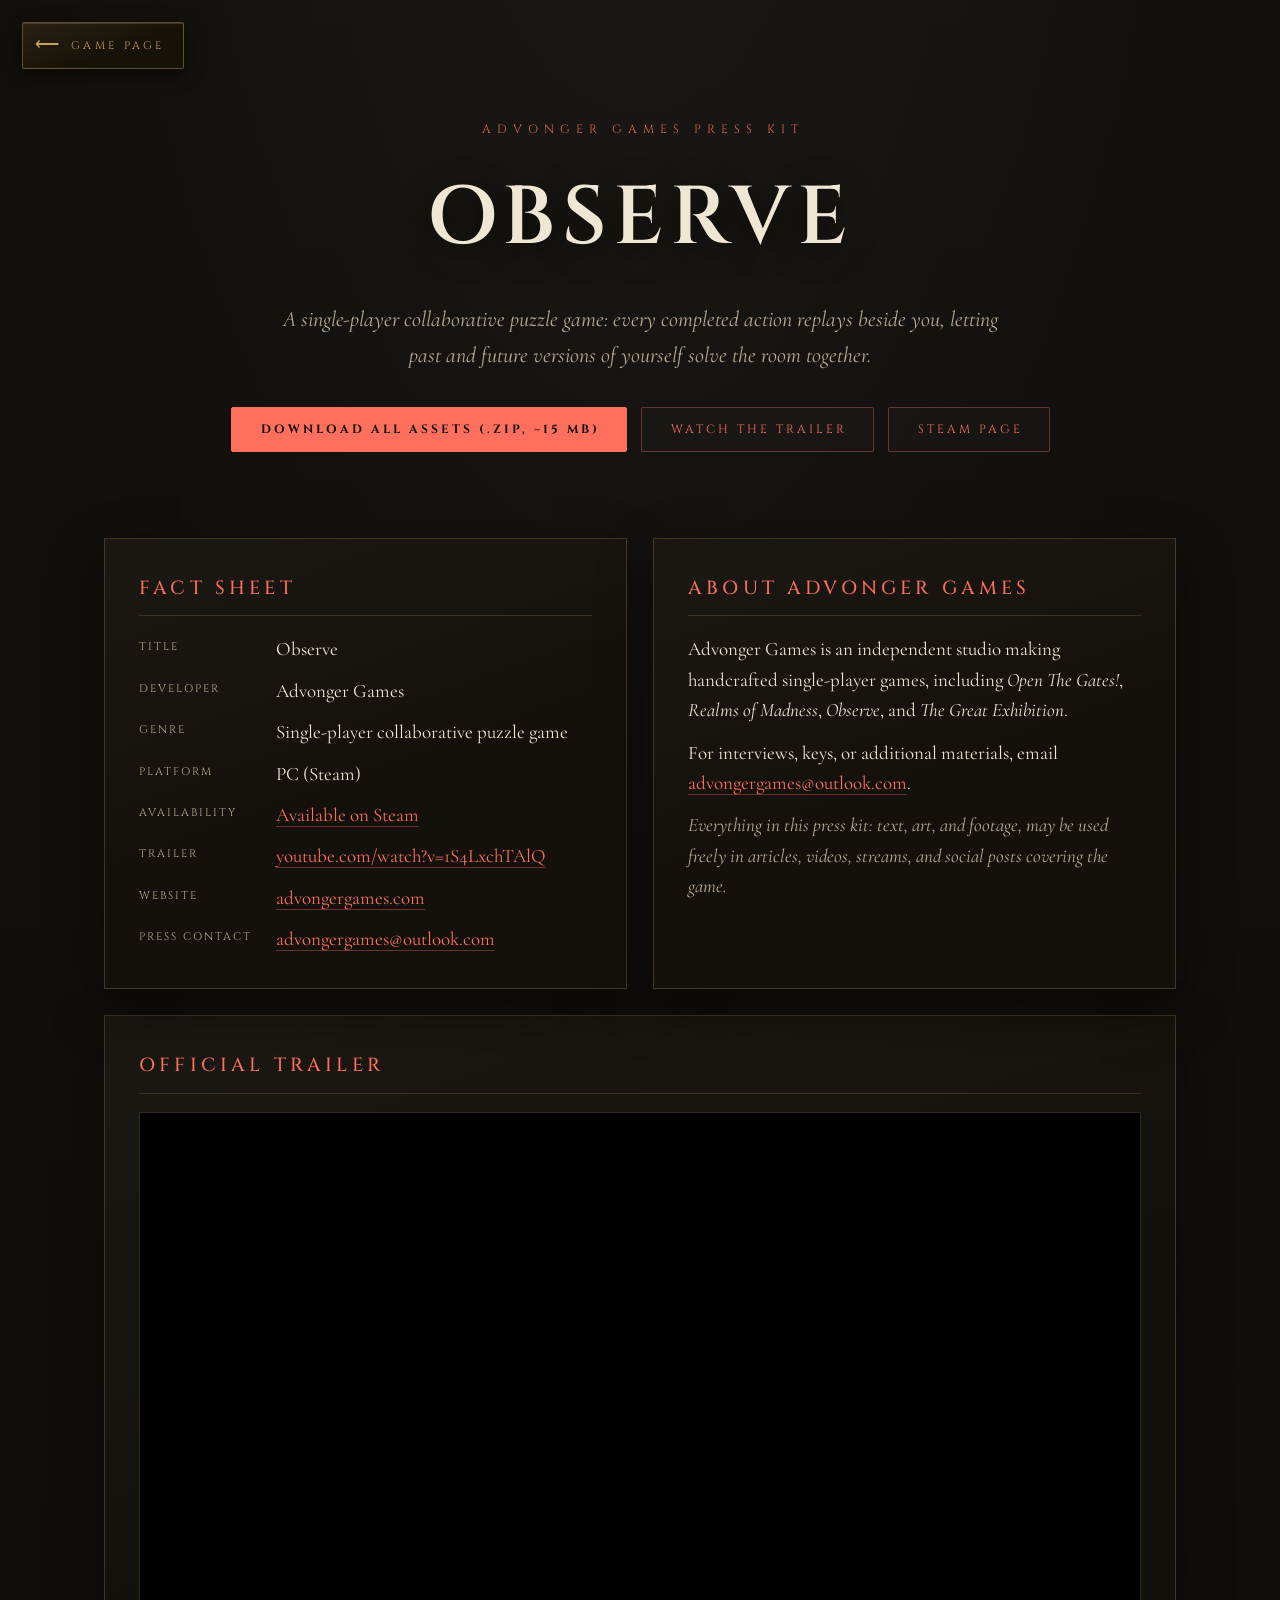
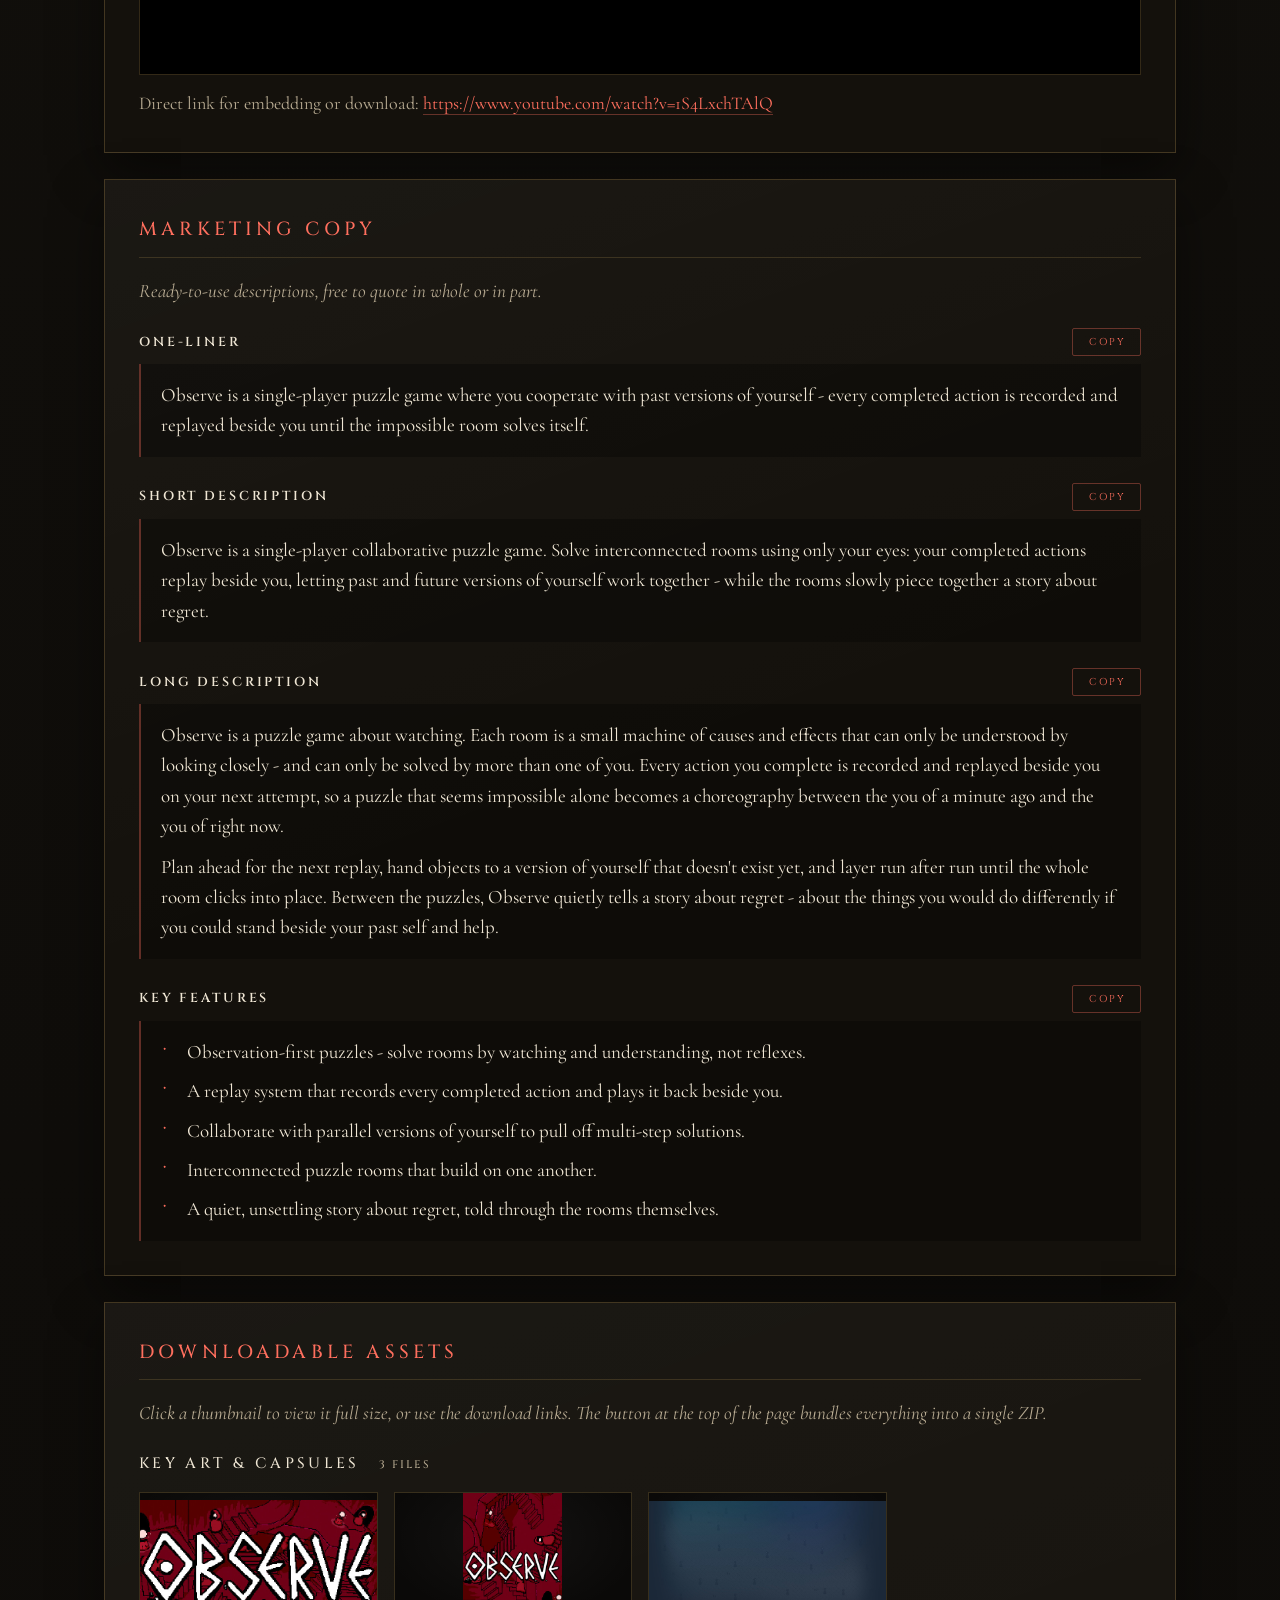
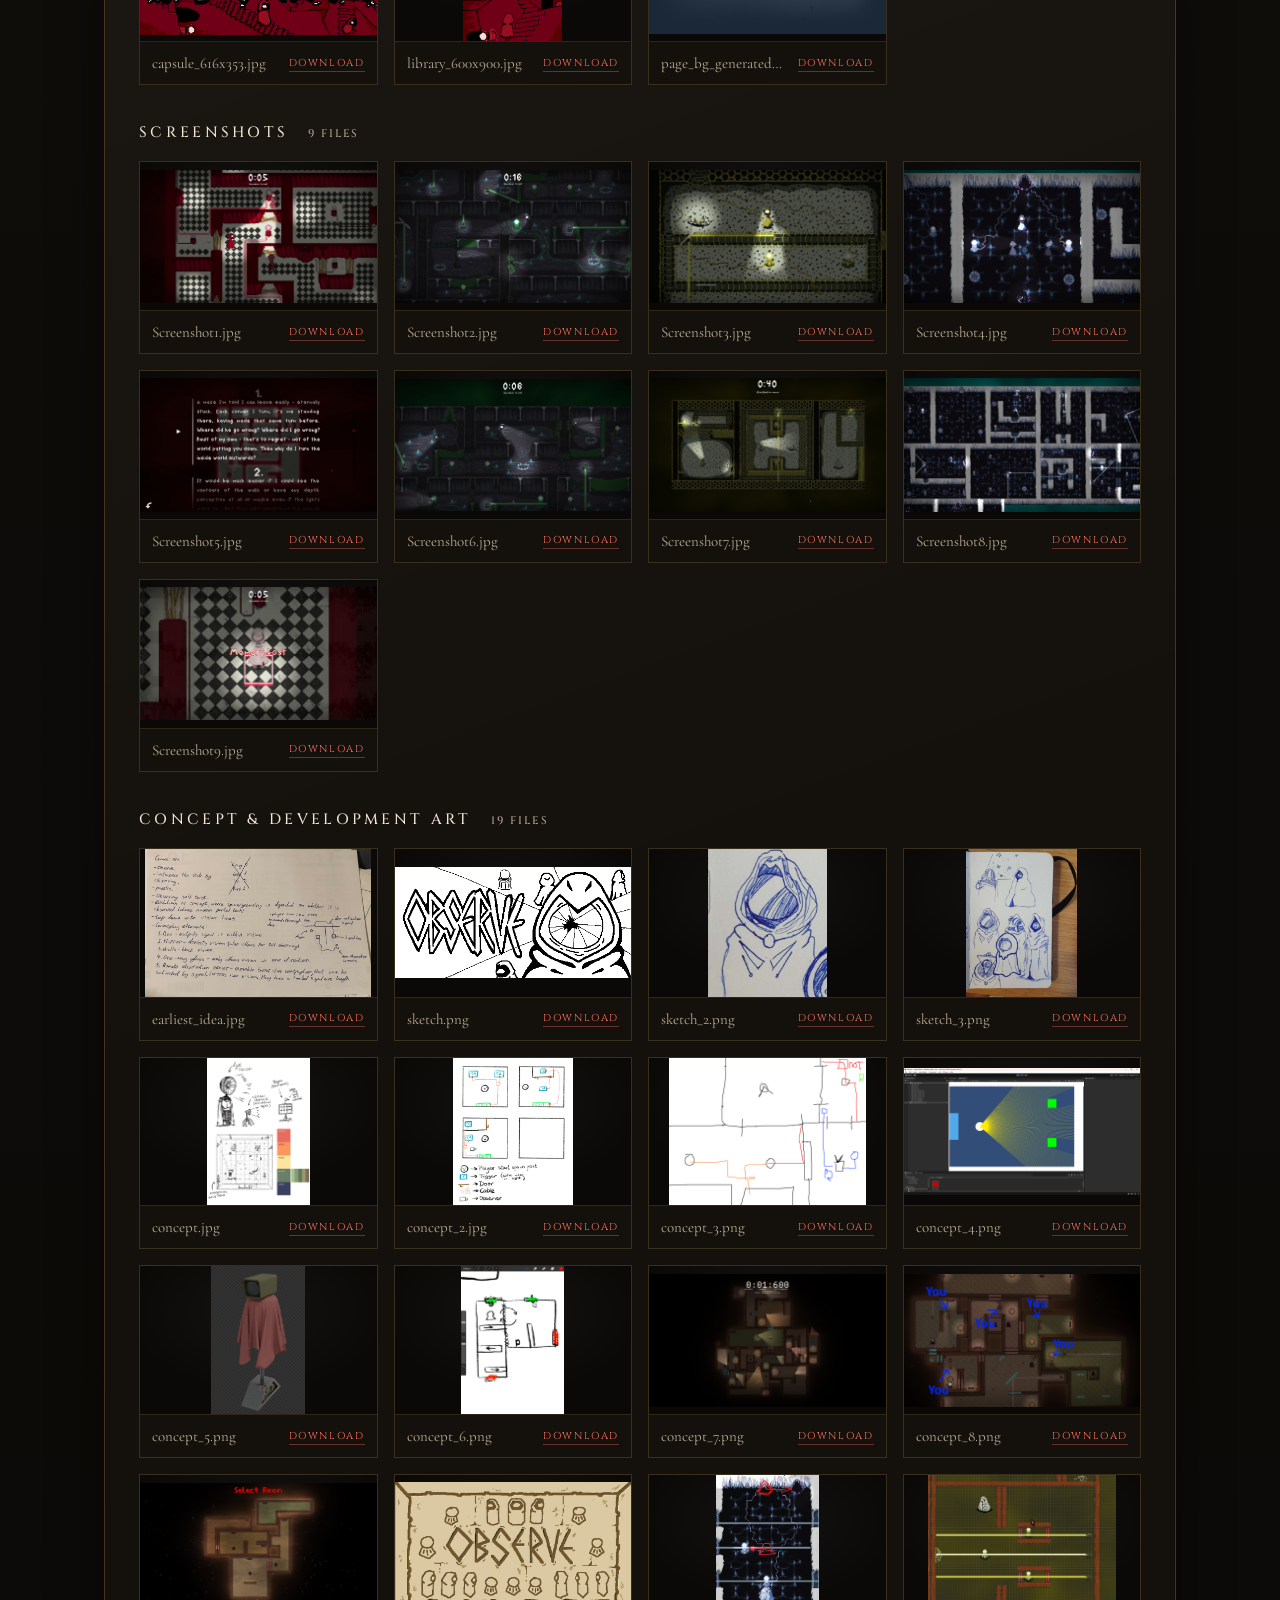
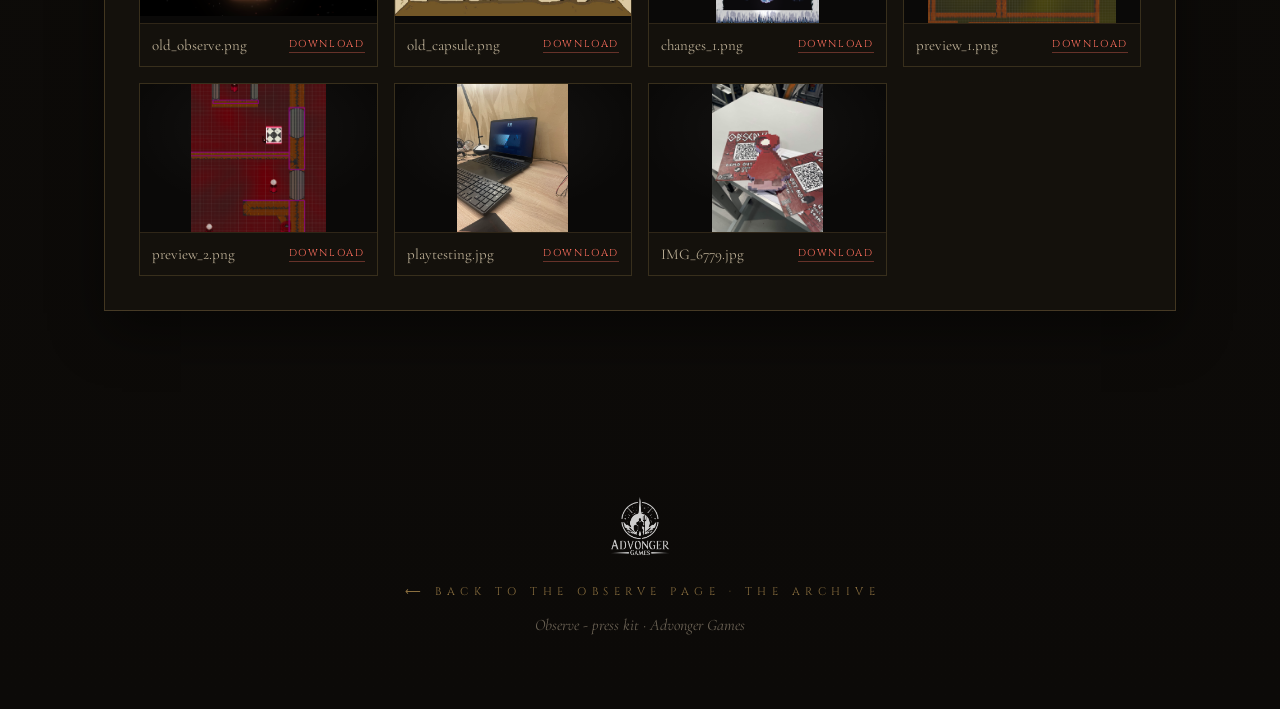
<file: presskit-observe.html>
<!DOCTYPE html>
<html lang="en">
<head>
<meta charset="UTF-8">
<meta name="viewport" content="width=device-width, initial-scale=1.0">
<title>Observe Press Kit | Advonger Games</title>
<meta name="description" content="Press kit for Observe: fact sheet, marketing copy, official trailer, and downloadable key art, screenshots, and concept art.">
<meta name="author" content="Advonger Games">
<meta name="theme-color" content="#12100c">
<link rel="canonical" href="https://advongergames.com/presskit-observe.html">
<meta property="og:type" content="website">
<meta property="og:site_name" content="Advonger Games">
<meta property="og:title" content="Observe - Press Kit | Advonger Games">
<meta property="og:description" content="Press kit for Observe: fact sheet, marketing copy, official trailer, and downloadable key art, screenshots, and concept art.">
<meta property="og:url" content="https://advongergames.com/presskit-observe.html">
<meta property="og:image" content="https://advongergames.com/Observe/Cover%20Art/capsule_616x353.jpg">
<meta name="twitter:card" content="summary_large_image">
<meta name="twitter:title" content="Observe - Press Kit | Advonger Games">
<meta name="twitter:description" content="Press kit for Observe: fact sheet, marketing copy, official trailer, and downloadable key art, screenshots, and concept art.">
<meta name="twitter:image" content="https://advongergames.com/Observe/Cover%20Art/capsule_616x353.jpg">
<link rel="icon" type="image/png" href="favicon.png">
<link rel="preconnect" href="https://fonts.googleapis.com">
<link rel="preconnect" href="https://fonts.gstatic.com" crossorigin>
<link rel="stylesheet" href="css/archive.css">
<link rel="stylesheet" href="css/presskit.css">
</head>
<body class="pk" style="--acc:#ff6f5e; --acc-soft:rgba(255,111,94,.35);">

<a class="return-plaque" href="observe.html"><span class="arrow">⟵</span> Game Page</a>

<!-- ═══════ HERO ═══════ -->
<header class="pk-hero">
  <p class="pk-over">Advonger Games Press Kit</p>
  <h1>Observe</h1>
  <p class="pk-pitch">A single-player collaborative puzzle game: every completed action replays beside you, letting past and future versions of yourself solve the room together.</p>
  <div class="pk-actions">
    <button class="pk-btn solid" id="pk-zip">Download all assets (.zip, ~15 MB)</button>
    <a class="pk-btn" href="https://www.youtube.com/watch?v=1S4LxchTAlQ" target="_blank" rel="noopener">Watch the trailer</a>
    <a class="pk-btn" href="https://store.steampowered.com/app/2738190/Observe/" target="_blank" rel="noopener">Steam page</a>
  </div>
</header>

<main class="pk-main">

  <!-- ═══════ FACT SHEET + STUDIO ═══════ -->
  <div class="pk-grid2">
    <section class="pk-panel">
      <h2>Fact Sheet</h2>
      <dl class="pk-facts">
        <dt>Title</dt><dd>Observe</dd>
        <dt>Developer</dt><dd>Advonger Games</dd>
        <dt>Genre</dt><dd>Single-player collaborative puzzle game</dd>
        <dt>Platform</dt><dd>PC (Steam)</dd>
        <dt>Availability</dt><dd><a href="https://store.steampowered.com/app/2738190/Observe/" target="_blank" rel="noopener">Available on Steam</a></dd>
        <dt>Trailer</dt><dd><a href="https://www.youtube.com/watch?v=1S4LxchTAlQ" target="_blank" rel="noopener">youtube.com/watch?v=1S4LxchTAlQ</a></dd>
        <dt>Website</dt><dd><a href="https://advongergames.com" target="_blank" rel="noopener">advongergames.com</a></dd>
        <dt>Press contact</dt><dd><a href="mailto:advongergames@outlook.com">advongergames@outlook.com</a></dd>
      </dl>
    </section>
    <section class="pk-panel">
      <h2>About Advonger Games</h2>
      <p>Advonger Games is an independent studio making handcrafted single-player games, including <em>Open The Gates!</em>, <em>Realms of Madness</em>, <em>Observe</em>, and <em>The Great Exhibition</em>.</p>
      <p>For interviews, keys, or additional materials, email <a href="mailto:advongergames@outlook.com">advongergames@outlook.com</a>.</p>
      <p class="pk-note">Everything in this press kit: text, art, and footage, may be used freely in articles, videos, streams, and social posts covering the game.</p>
    </section>
  </div>

  <!-- ═══════ TRAILER ═══════ -->
  <section class="pk-panel">
    <h2>Official Trailer</h2>
    <div class="pk-trailer">
      <iframe src="https://www.youtube-nocookie.com/embed/1S4LxchTAlQ" title="Observe official trailer"
              loading="lazy" allow="accelerometer; autoplay; clipboard-write; encrypted-media; gyroscope; picture-in-picture"
              allowfullscreen></iframe>
    </div>
    <p class="pk-trailer-link">Direct link for embedding or download: <a href="https://www.youtube.com/watch?v=1S4LxchTAlQ" target="_blank" rel="noopener">https://www.youtube.com/watch?v=1S4LxchTAlQ</a></p>
  </section>

  <!-- ═══════ MARKETING COPY ═══════ -->
  <section class="pk-panel">
    <h2>Marketing Copy</h2>
    <p class="pk-note" style="margin-bottom:22px;">Ready-to-use descriptions, free to quote in whole or in part.</p>

    <div class="pk-copyblock">
      <div class="pk-copyhead"><h3>One-liner</h3><button class="pk-copybtn" data-copy="copy-oneliner">Copy</button></div>
      <div class="pk-copytext" id="copy-oneliner">
        <p>Observe is a single-player puzzle game where you cooperate with past versions of yourself - every completed action is recorded and replayed beside you until the impossible room solves itself.</p>
      </div>
    </div>

    <div class="pk-copyblock">
      <div class="pk-copyhead"><h3>Short description</h3><button class="pk-copybtn" data-copy="copy-short">Copy</button></div>
      <div class="pk-copytext" id="copy-short">
        <p>Observe is a single-player collaborative puzzle game. Solve interconnected rooms using only your eyes: your completed actions replay beside you, letting past and future versions of yourself work together - while the rooms slowly piece together a story about regret.</p>
      </div>
    </div>

    <div class="pk-copyblock">
      <div class="pk-copyhead"><h3>Long description</h3><button class="pk-copybtn" data-copy="copy-long">Copy</button></div>
      <div class="pk-copytext" id="copy-long">
        <p>Observe is a puzzle game about watching. Each room is a small machine of causes and effects that can only be understood by looking closely - and can only be solved by more than one of you. Every action you complete is recorded and replayed beside you on your next attempt, so a puzzle that seems impossible alone becomes a choreography between the you of a minute ago and the you of right now.</p>
        <p>Plan ahead for the next replay, hand objects to a version of yourself that doesn't exist yet, and layer run after run until the whole room clicks into place. Between the puzzles, Observe quietly tells a story about regret - about the things you would do differently if you could stand beside your past self and help.</p>
      </div>
    </div>

    <div class="pk-copyblock">
      <div class="pk-copyhead"><h3>Key features</h3><button class="pk-copybtn" data-copy="copy-features">Copy</button></div>
      <div class="pk-copytext" id="copy-features">
        <ul class="pk-features">
          <li>Observation-first puzzles - solve rooms by watching and understanding, not reflexes.</li>
          <li>A replay system that records every completed action and plays it back beside you.</li>
          <li>Collaborate with parallel versions of yourself to pull off multi-step solutions.</li>
          <li>Interconnected puzzle rooms that build on one another.</li>
          <li>A quiet, unsettling story about regret, told through the rooms themselves.</li>
        </ul>
      </div>
    </div>
  </section>

  <!-- ═══════ ASSETS ═══════ -->
  <section class="pk-panel">
    <h2>Downloadable Assets</h2>
    <p class="pk-note">Click a thumbnail to view it full size, or use the download links. The button at the top of the page bundles everything into a single ZIP.</p>
    <div id="pk-asset-groups"></div>
  </section>

</main>

<!-- ═══════ FOOTER ═══════ -->
<footer class="colophon">
  <img class="mark" src="Advonger_Games_logo.png" alt="">
  <p class="curator"><a href="observe.html">⟵ Back to the Observe page</a> · <a href="index.html">The Archive</a></p>
  <p class="quiet">Observe - press kit · Advonger Games</p>
</footer>

<script>
window.PRESSKIT = {
  game: 'Observe',
  zipName: 'observe-presskit',
  groups: [
    {
      title: 'Key Art & Capsules',
      files: [
        'Observe/Cover Art/capsule_616x353.jpg',
        'Observe/Cover Art/library_600x900.jpg',
        'Observe/Cover Art/page_bg_generated_v6b.jpg',
      ],
    },
    {
      title: 'Screenshots',
      files: [
        'Observe/Screenshot1.jpg', 'Observe/Screenshot2.jpg', 'Observe/Screenshot3.jpg',
        'Observe/Screenshot4.jpg', 'Observe/Screenshot5.jpg', 'Observe/Screenshot6.jpg',
        'Observe/Screenshot7.jpg', 'Observe/Screenshot8.jpg', 'Observe/Screenshot9.jpg',
      ],
    },
    {
      title: 'Concept & Development Art',
      files: [
        'Behind the Scenes/Observe/earliest_idea.jpg',
        'Behind the Scenes/Observe/sketch.png',
        'Behind the Scenes/Observe/sketch_2.png',
        'Behind the Scenes/Observe/sketch_3.png',
        'Behind the Scenes/Observe/concept.jpg',
        'Behind the Scenes/Observe/concept_2.jpg',
        'Behind the Scenes/Observe/concept_3.png',
        'Behind the Scenes/Observe/concept_4.png',
        'Behind the Scenes/Observe/concept_5.png',
        'Behind the Scenes/Observe/concept_6.png',
        'Behind the Scenes/Observe/concept_7.png',
        'Behind the Scenes/Observe/concept_8.png',
        'Behind the Scenes/Observe/old_observe.png',
        'Behind the Scenes/Observe/old_capsule.png',
        'Behind the Scenes/Observe/changes_1.png',
        'Behind the Scenes/Observe/preview_1.png',
        'Behind the Scenes/Observe/preview_2.png',
        'Behind the Scenes/Observe/playtesting.jpg',
        'Behind the Scenes/Observe/IMG_6779.jpg',
      ],
    },
  ],
};
</script>
<script src="js/presskit.js" defer></script>
</body>
</html>
</file>
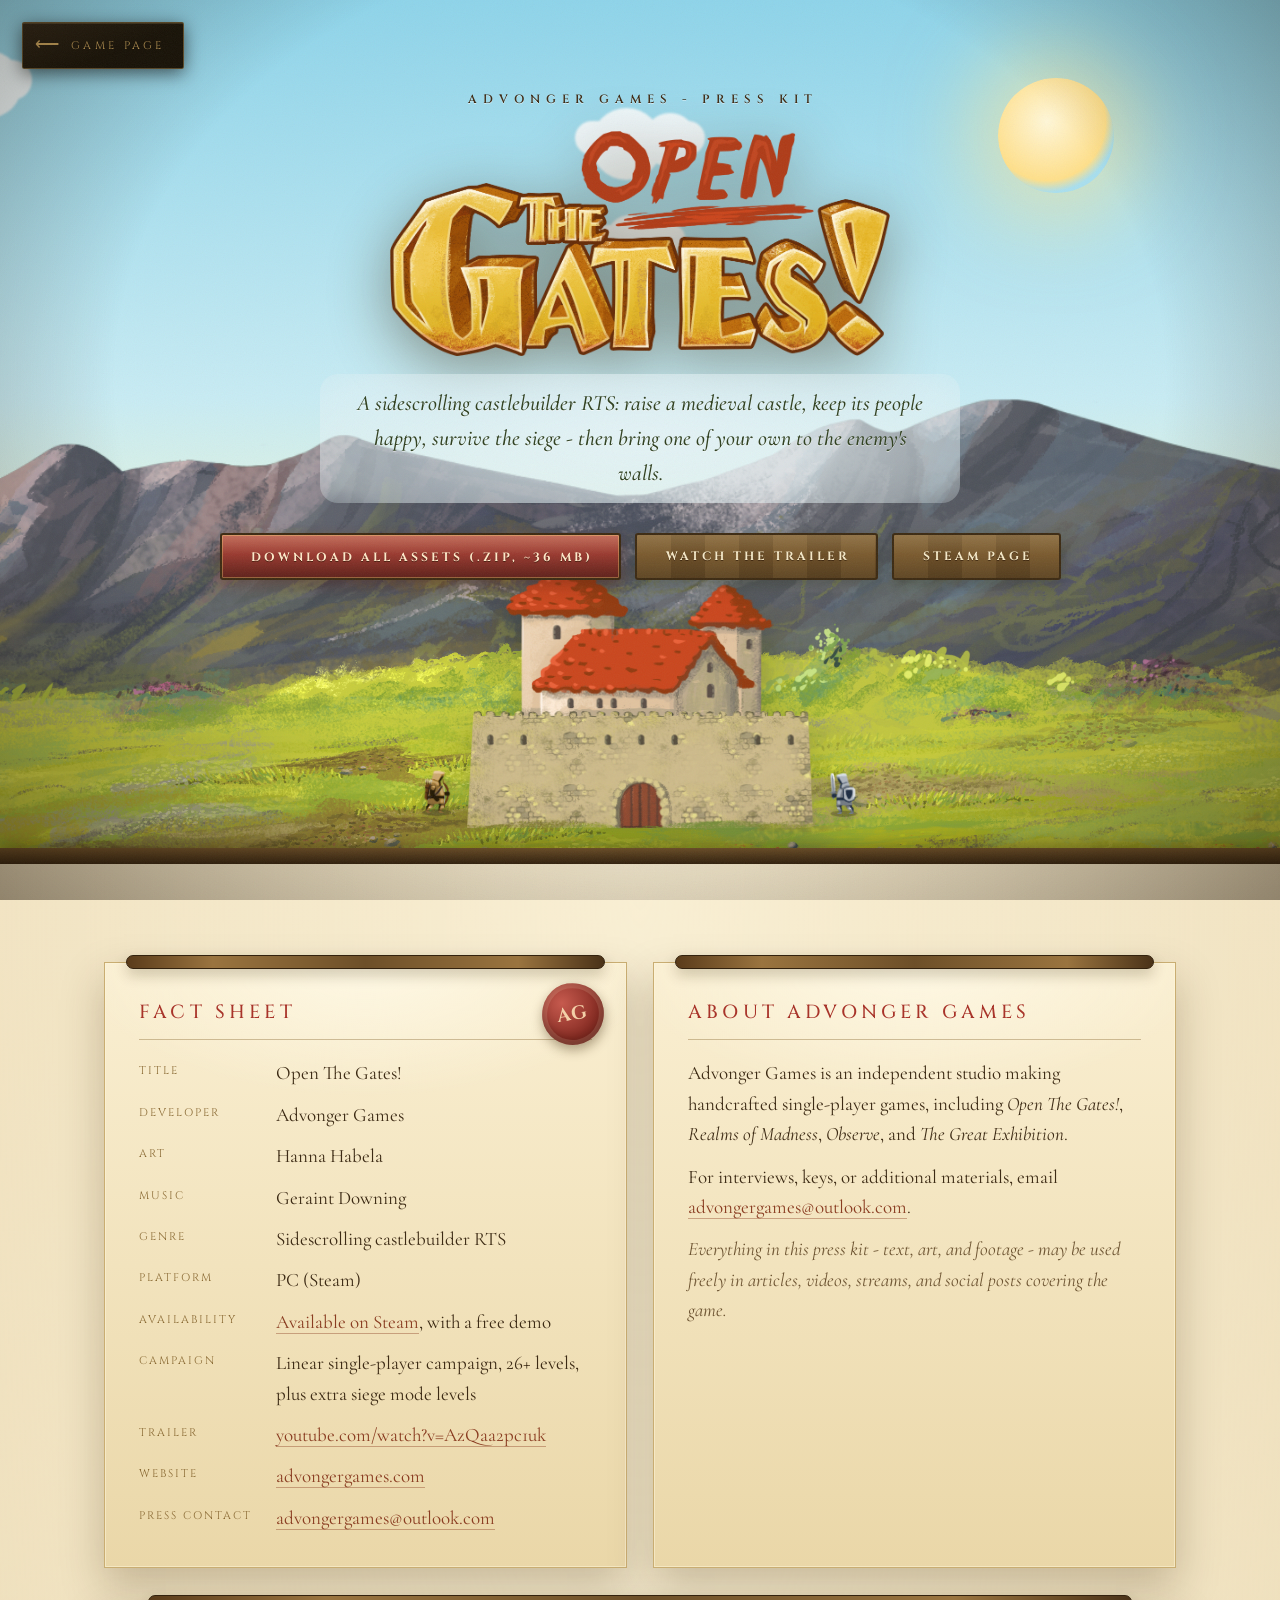
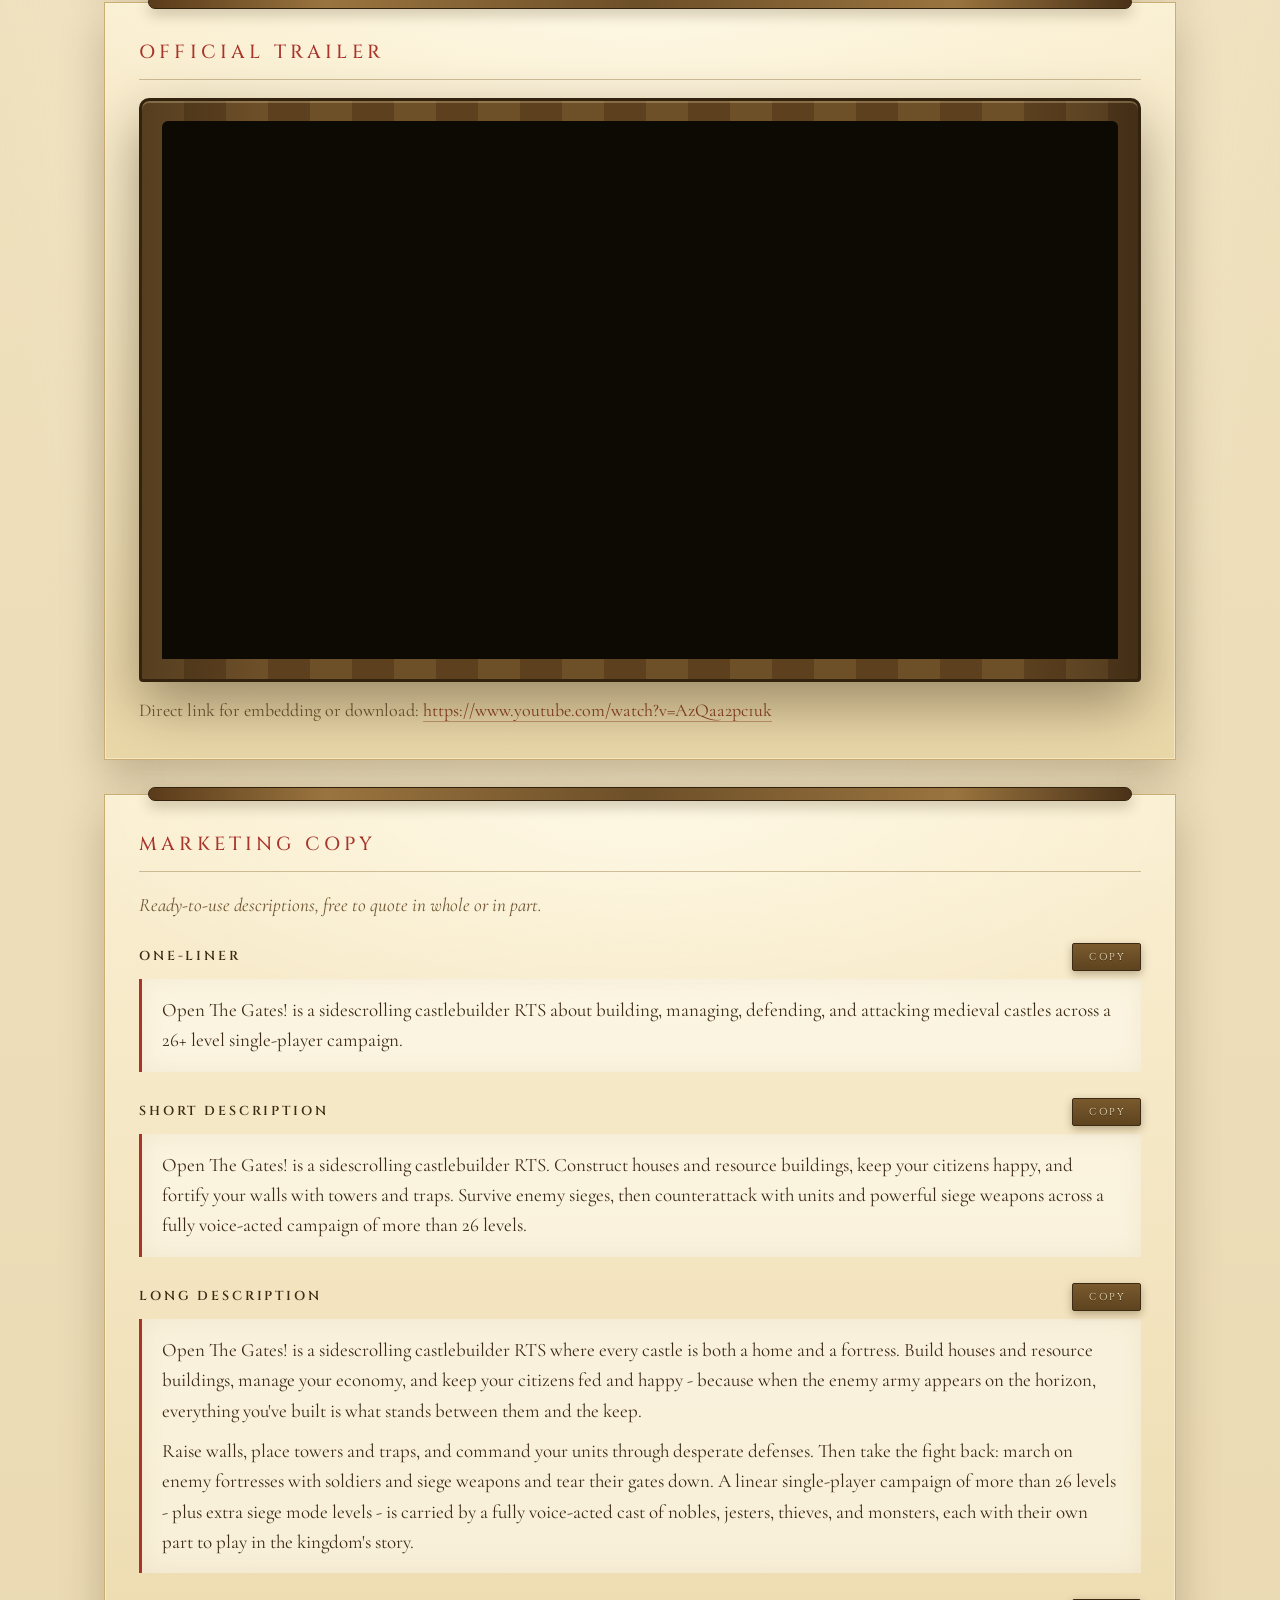
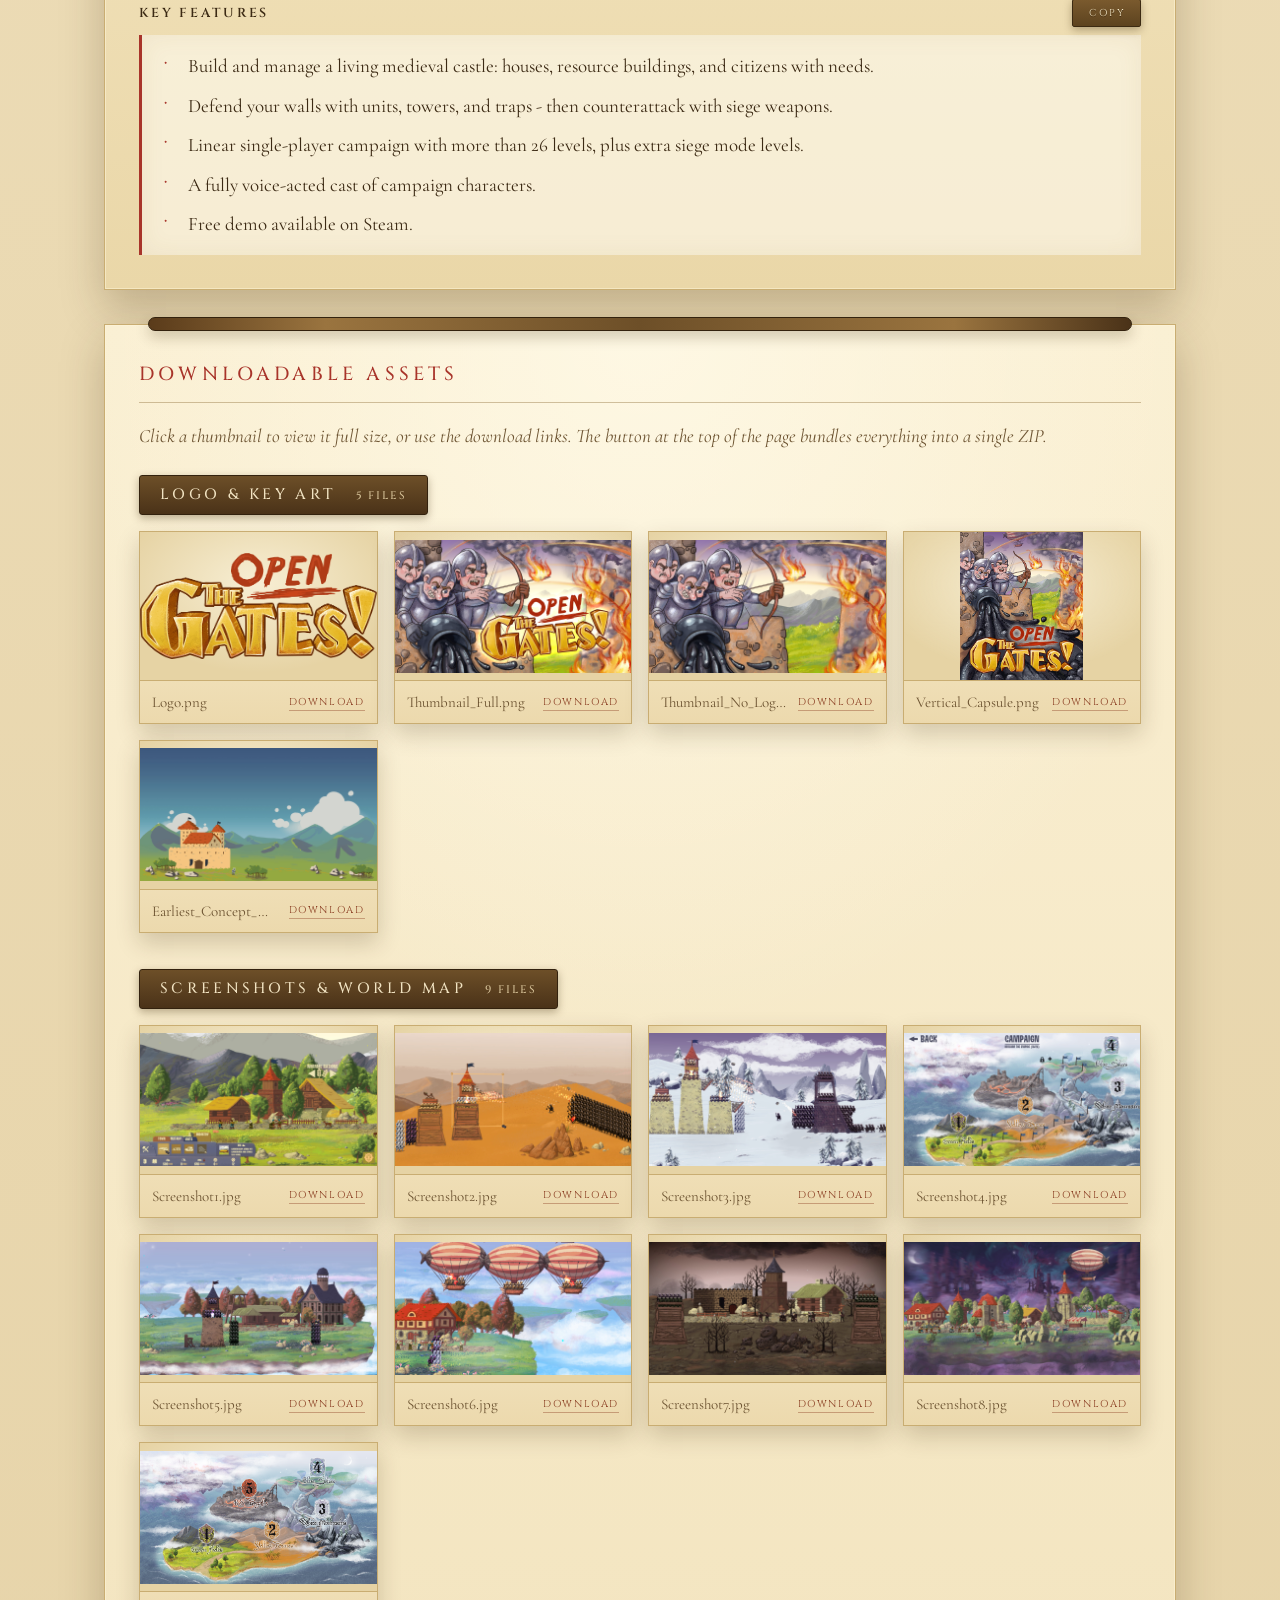
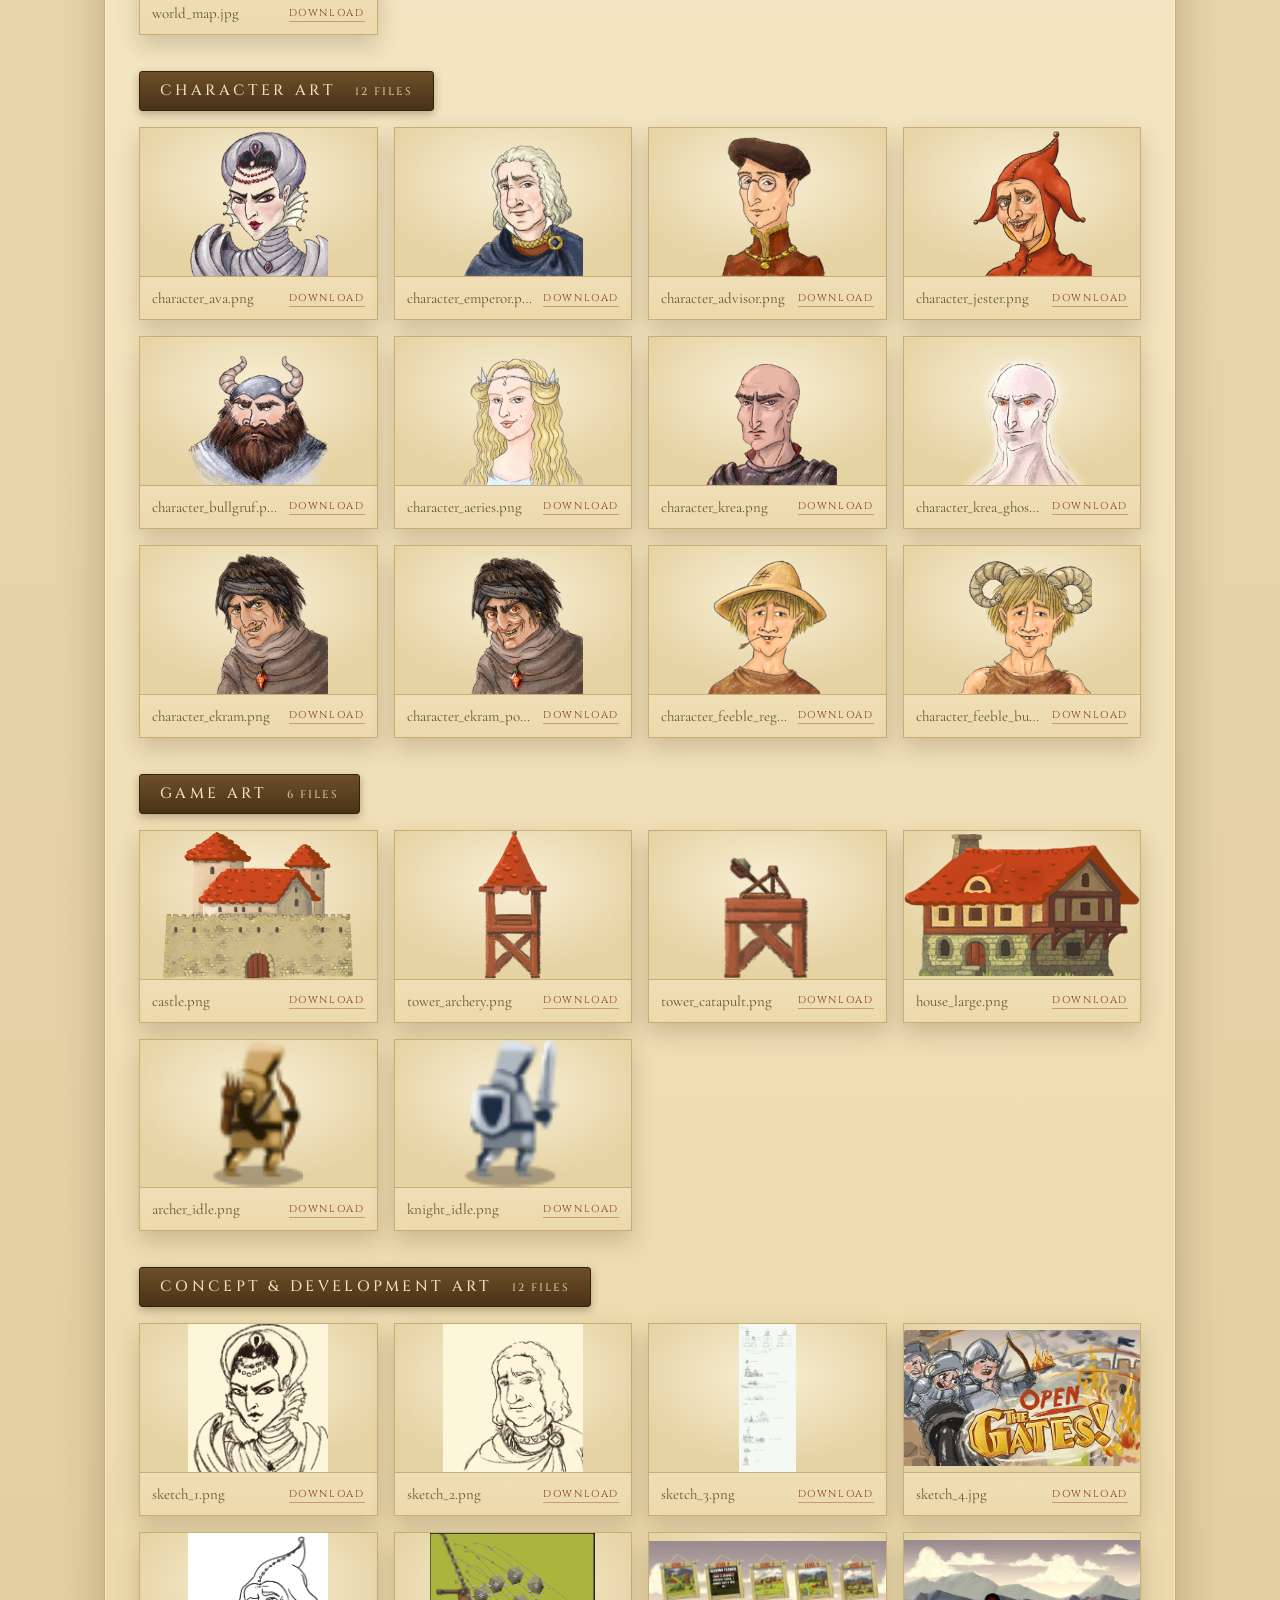
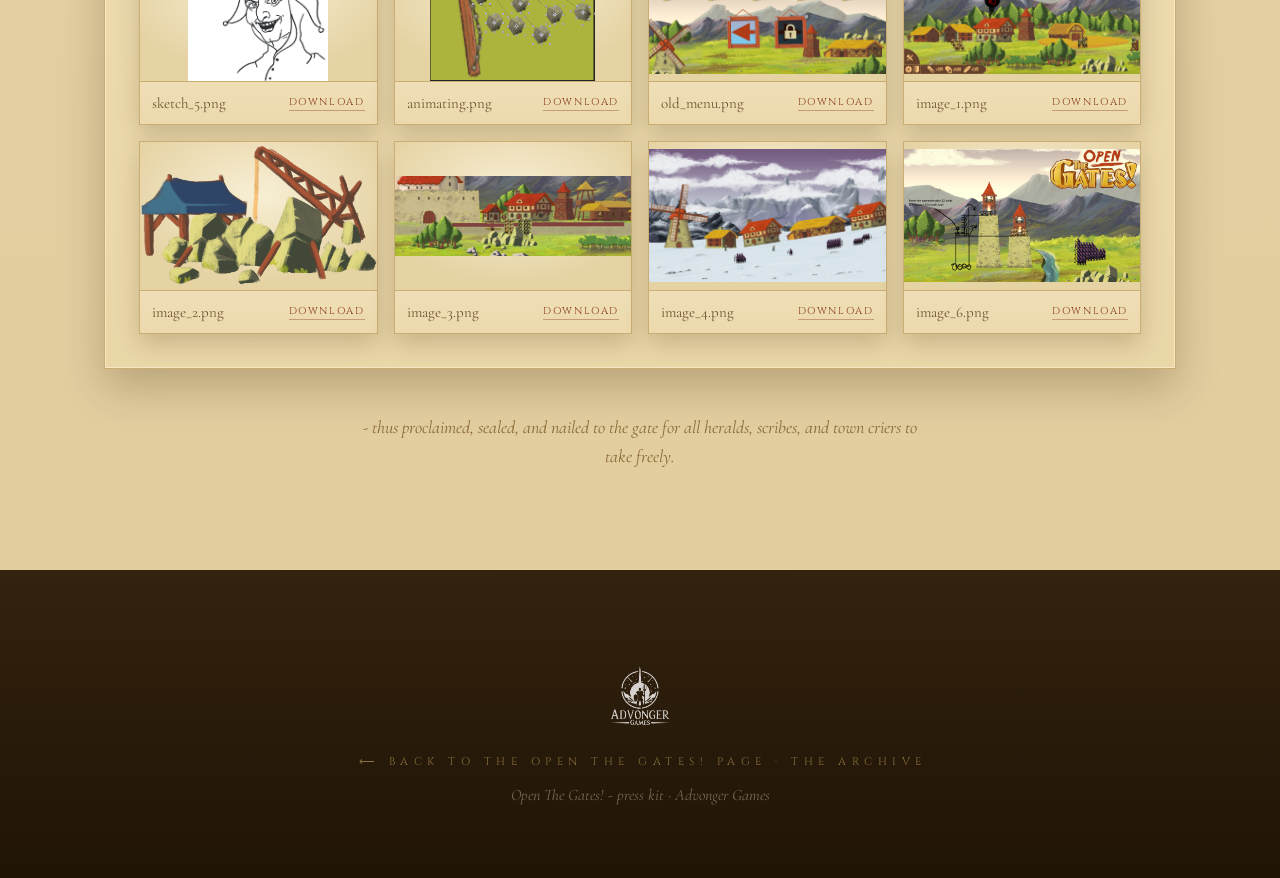
<file: presskit-open-the-gates.html>
<!DOCTYPE html>
<html lang="en">
<head>
<meta charset="UTF-8">
<meta name="viewport" content="width=device-width, initial-scale=1.0">
<title>Open The Gates! - Press Kit | Advonger Games</title>
<meta name="description" content="Press kit for Open The Gates!: fact sheet, marketing copy, official trailer, and downloadable logos, key art, screenshots, character art, and concept art.">
<meta name="author" content="Advonger Games">
<meta name="theme-color" content="#12100c">
<link rel="canonical" href="https://advongergames.com/presskit-open-the-gates.html">
<meta property="og:type" content="website">
<meta property="og:site_name" content="Advonger Games">
<meta property="og:title" content="Open The Gates! - Press Kit | Advonger Games">
<meta property="og:description" content="Press kit for Open The Gates!: fact sheet, marketing copy, official trailer, and downloadable logos, key art, screenshots, character art, and concept art.">
<meta property="og:url" content="https://advongergames.com/presskit-open-the-gates.html">
<meta property="og:image" content="https://advongergames.com/Open%20The%20Gates!/Cover%20Art/Thumbnail_Full.png">
<meta name="twitter:card" content="summary_large_image">
<meta name="twitter:title" content="Open The Gates! - Press Kit | Advonger Games">
<meta name="twitter:description" content="Press kit for Open The Gates!: fact sheet, marketing copy, official trailer, and downloadable logos, key art, screenshots, character art, and concept art.">
<meta name="twitter:image" content="https://advongergames.com/Open%20The%20Gates!/Cover%20Art/Thumbnail_Full.png">
<link rel="icon" type="image/png" href="favicon.png">
<link rel="preconnect" href="https://fonts.googleapis.com">
<link rel="preconnect" href="https://fonts.gstatic.com" crossorigin>
<link rel="stylesheet" href="css/archive.css">
<link rel="stylesheet" href="css/presskit.css">
<style>
/* ============================================================
   OPEN THE GATES! - press kit · the storybook, opened for the press
   ============================================================ */
body.pk-otg {
  --wood: #4a3218;
  --wood-deep: #33220e;
  --parch: #f1e3c2;
  --parch-deep: #e2cd9e;
  --ink-brown: #3c2a14;
  --banner-red: #a8342a;
  --acc: #8a3d22;
  --acc-soft: rgba(138,61,34,.4);
  background: var(--wood-deep);
}
body.pk-otg .vignette {
  background: radial-gradient(ellipse at 50% 42%, transparent 58%, rgba(30,18,4,.45) 100%);
}

/* ------------------------------------------------ hero: the diorama */
.pk-otg .pk-hero {
  position: relative;
  min-height: 96vh;
  overflow: hidden;
  display: flex; flex-direction: column;
  align-items: center; justify-content: flex-start;
  padding: 10vh 24px 0;
  background: linear-gradient(#8ed4ea 0%, #c8ecf4 46%, #dff2e2 60%, #b8dc8e 72%);
}
.pk-otg .pk-hero .sun {
  position: absolute; top: 9%; right: 13%;
  width: clamp(70px, 9vw, 120px); aspect-ratio: 1;
  border-radius: 50%;
  background: radial-gradient(circle at 42% 38%, #fff7d8, #ffe08a 60%, rgba(255,224,138,0) 72%);
  box-shadow: 0 0 80px 30px rgba(255,232,150,.55);
  animation: pk-sun 7s ease-in-out infinite;
}
@keyframes pk-sun { 50% { box-shadow: 0 0 100px 44px rgba(255,232,150,.7); } }
.pk-otg .pk-hero .cloud {
  position: absolute;
  background: #fff;
  border-radius: 100px;
  opacity: .85;
  filter: blur(1px);
  animation: pk-cloud linear infinite;
}
.pk-otg .pk-hero .cloud::before, .pk-otg .pk-hero .cloud::after {
  content: ''; position: absolute; background: #fff; border-radius: 50%;
  width: 55%; aspect-ratio: 1; top: -38%; left: 12%;
}
.pk-otg .pk-hero .cloud::after { width: 42%; left: 52%; top: -24%; }
@keyframes pk-cloud { from { transform: translateX(-30vw); } to { transform: translateX(115vw); } }
.pk-otg .pk-hero .mts, .pk-otg .pk-hero .grd {
  position: absolute; left: -3%; right: -3%; bottom: -2%;
  pointer-events: none;
}
.pk-otg .pk-hero .mts { height: 56%; }
.pk-otg .pk-hero .grd { height: 30%; z-index: 1; }
.pk-otg .pk-hero .mts img, .pk-otg .pk-hero .grd img {
  width: 100%; height: 100%; object-fit: cover;
}
.pk-otg .pk-hero .mts img { object-position: bottom; }
.pk-otg .pk-hero .grd img { object-position: top; }
.pk-otg .pk-hero .castle {
  position: absolute; left: 50%; bottom: 4%; z-index: 2;
  width: clamp(230px, 27vw, 400px);
  transform: translateX(-50%);
  filter: drop-shadow(0 14px 22px rgba(40,60,20,.35));
}
.pk-otg .pk-hero .unit {
  position: absolute; bottom: 5.5%; z-index: 2;
  width: clamp(20px, 2.2vw, 32px);
  filter: drop-shadow(0 6px 6px rgba(40,60,20,.28));
  animation: pk-step 2.8s ease-in-out infinite;
}
.pk-otg .pk-hero .unit.u1 { left: 33%; animation-delay: -.4s; }
.pk-otg .pk-hero .unit.u2 { right: 33%; animation-delay: -1.3s; transform: scaleX(-1); }
@keyframes pk-step { 50% { margin-bottom: 5px; } }
.pk-otg .pk-hero .ledge {
  position: absolute; left: 0; right: 0; bottom: 0; height: 16px; z-index: 4;
  background: linear-gradient(#6d4f28, #33220e);
  box-shadow: 0 -4px 14px rgba(30,18,4,.35);
}
.pk-otg .pk-over,
.pk-otg .pk-pitch,
.pk-otg .pk-hero h1,
.pk-otg .pk-actions { position: relative; z-index: 3; }
.pk-otg .pk-over {
  color: var(--ink-brown);
  opacity: 1;
  font-weight: 600;
  text-shadow: 0 1px 0 rgba(255,255,255,.55);
  animation: pk-drop 1.4s .15s both;
}
.pk-otg .pk-hero h1 { margin-top: 22px; animation: pk-drop 1.4s .3s both; }
.pk-otg .pk-hero h1 img {
  width: min(500px, 84vw);
  margin: 0 auto;
  filter: drop-shadow(0 14px 30px rgba(50,30,0,.45));
}
@keyframes pk-drop { from { opacity: 0; transform: translateY(-30px); } to { opacity: 1; transform: none; } }
.pk-otg .pk-pitch {
  max-width: 640px;
  padding: 12px 30px;
  color: #2e3f1e;
  text-shadow: 0 1px 0 rgba(255,255,255,.6);
  font-weight: 500;
  background: radial-gradient(ellipse 85% 120% at 50% 50%, rgba(230,243,246,.9), rgba(230,243,246,.45) 62%, transparent 82%);
  border-radius: 18px;
  animation: pk-drop 1.4s .5s both;
}
.pk-otg .pk-actions { margin-top: 30px; animation: pk-drop 1.4s .7s both; }

/* wooden plank buttons */
.pk-otg .pk-btn {
  color: #f5e9c8;
  text-shadow: 0 1px 0 rgba(40,20,0,.6);
  font-weight: 700;
  background:
    linear-gradient(rgba(255,235,190,.18), transparent 45%, rgba(0,0,0,.22)),
    repeating-linear-gradient(90deg, #7a5a2e 0 34px, #6b4d25 34px 68px);
  border: 2px solid #3c2a12;
  border-radius: 3px;
  box-shadow: 0 6px 16px rgba(40,50,20,.35);
}
.pk-otg .pk-btn:hover {
  color: #ffe9b8;
  border-color: #3c2a12;
  transform: translateY(-3px) rotate(-.6deg);
  filter: drop-shadow(0 8px 12px rgba(60,35,10,.24));
}
.pk-otg .pk-btn.solid {
  color: #ffe9c9;
  background:
    linear-gradient(rgba(255,235,190,.25), transparent 45%, rgba(0,0,0,.25)),
    linear-gradient(#b0453a, #7e2b22);
  border-color: #3c2a12;
  box-shadow: 0 6px 16px rgba(90,30,15,.4), inset 0 0 0 1px rgba(255,220,120,.35);
}
.pk-otg .pk-btn.solid:hover { color: #fff3d8; filter: brightness(1.08) drop-shadow(0 8px 12px rgba(60,35,10,.24)); }

@media (max-width: 640px) {
  .pk-otg .pk-hero { padding-bottom: 30vh; }
  .pk-otg .pk-hero .castle { width: 190px; }
  .pk-otg .pk-hero .unit { display: none; }
}

/* ------------------------------------------------ parchment world */
.pk-otg .pk-main {
  max-width: none;
  padding: 0;
  background:
    radial-gradient(ellipse 90% 70% at 50% 0%, rgba(255,248,225,.55), transparent 60%),
    linear-gradient(var(--parch), var(--parch-deep));
  color: var(--ink-brown);
}
.pk-otg .pk-inner {
  max-width: 1120px;
  margin: 0 auto;
  padding: 64px 24px 100px;
}

/* parchment panels with wooden trim */
.pk-otg .pk-panel {
  position: relative;
  background:
    radial-gradient(ellipse 100% 40% at 50% 0%, rgba(255,250,232,.8), transparent 55%),
    linear-gradient(#faefd2, #ead7a8);
  border: 1px solid #c9ad72;
  box-shadow: 0 18px 40px rgba(60,40,10,.25), inset 0 0 0 1px rgba(255,248,220,.5);
  margin-top: 34px;
}
.pk-otg .pk-panel::before {
  content: '';
  position: absolute; top: -8px; left: 4%; right: 4%;
  height: 12px;
  background: linear-gradient(90deg, #5a3b1a, #9a743f 18%, #6d4f28 50%, #9a743f 82%, #4a3218);
  border: 1px solid var(--wood-deep);
  border-radius: 999px;
  box-shadow: 0 6px 14px rgba(60,40,10,.24);
}
.pk-otg .pk-panel h2 {
  color: var(--banner-red);
  border-bottom: 1px solid rgba(138,106,52,.4);
}
.pk-otg .pk-note { color: #6d5432; }
.pk-otg .pk-panel p a,
.pk-otg .pk-facts a,
.pk-otg .pk-trailer-link a { color: var(--acc); border-color: var(--acc-soft); }
.pk-otg .pk-panel p a:hover,
.pk-otg .pk-facts a:hover,
.pk-otg .pk-trailer-link a:hover { color: var(--banner-red); border-color: var(--banner-red); }

/* fact sheet: a royal decree with a wax seal */
.pk-otg .pk-facts dt { color: #8a6a34; }
.pk-otg .pk-facts dd { color: var(--ink-brown); }
.pk-otg .pk-seal {
  position: absolute; top: 20px; right: 22px;
  width: 62px; height: 62px;
  border-radius: 48% 52% 50% 50% / 52% 48% 52% 48%;
  background: radial-gradient(circle at 35% 30%, #c65a4e, #8a2f26 60%, #6e211a);
  box-shadow: inset 0 0 0 5px rgba(255,235,200,.14), inset 0 -6px 10px rgba(50,10,5,.4), 0 5px 12px rgba(60,40,10,.4);
  display: flex; align-items: center; justify-content: center;
  font-family: var(--display); font-size: 19px; font-weight: 700;
  letter-spacing: .06em;
  color: #f3cfa8;
  transform: rotate(-9deg);
  pointer-events: none;
}
@media (max-width: 560px) { .pk-otg .pk-seal { display: none; } }

/* marketing copy: quotes penned on the page */
.pk-otg .pk-copyhead h3 { color: var(--ink-brown); }
.pk-otg .pk-copytext {
  background: rgba(255,252,240,.6);
  border-left: 3px solid var(--banner-red);
  box-shadow: inset 0 0 24px rgba(140,100,40,.08);
}
.pk-otg .pk-features li::before { color: var(--banner-red); }
.pk-otg .pk-copybtn {
  color: #f5e9c8;
  text-shadow: 0 1px 0 rgba(40,20,0,.6);
  background: linear-gradient(#7a5a2e, #5d431f);
  border: 1px solid #3c2a12;
  box-shadow: 0 3px 8px rgba(60,40,10,.35);
}
.pk-otg .pk-copybtn:hover { color: #ffe9b8; border-color: #3c2a12; }

/* trailer: behind the gate timbers */
.pk-otg .pk-trailer {
  aspect-ratio: auto;
  padding: clamp(12px, 1.6vw, 20px);
  background:
    linear-gradient(90deg, rgba(0,0,0,.22), transparent 12%, transparent 88%, rgba(0,0,0,.28)),
    repeating-linear-gradient(90deg, #6d4f28 0 42px, #5d411f 42px 84px);
  border: 3px solid var(--wood-deep);
  border-radius: 10px 10px 4px 4px;
  box-shadow: 0 24px 55px rgba(40,25,5,.4), inset 0 2px 0 rgba(255,235,190,.25);
}
.pk-otg .pk-trailer .well {
  position: relative;
  aspect-ratio: 16 / 9;
  background: #0d0903;
  overflow: hidden;
  border-radius: 6px 6px 0 0;
}
.pk-otg .pk-trailer iframe { position: absolute; inset: 0; width: 100%; height: 100%; border: 0; }
.pk-otg .pk-trailer-link { color: #6d5432; }

/* asset groups: plank labels, parchment cards */
.pk-otg .pk-group h3 {
  display: table;
  padding: 7px 20px;
  color: #f1e3c2;
  background: linear-gradient(#6d4f28, #4a3218);
  border: 1px solid var(--wood-deep);
  border-radius: 3px;
  box-shadow: 0 3px 8px rgba(60,40,10,.35);
}
.pk-otg .pk-group h3 .pk-count { color: #d8c49a; }
.pk-otg .pk-asset {
  background: linear-gradient(#fbf1d6, #ecd9ad);
  border: 1px solid #c9ad72;
  box-shadow: 0 10px 22px rgba(60,40,10,.2);
}
.pk-otg .pk-asset:hover { border-color: var(--banner-red); box-shadow: 0 16px 30px rgba(60,40,10,.3); }
.pk-otg .pk-thumb {
  background:
    radial-gradient(ellipse 80% 80% at 50% 35%, rgba(255,250,232,.7), transparent 75%),
    #e6d3a4;
}
.pk-otg .pk-asset figcaption { border-top: 1px solid #c9ad72; }
.pk-otg .pk-fname { color: #6d5432; }
.pk-otg .pk-dl { color: var(--acc); border-color: var(--acc-soft); }
.pk-otg .pk-dl:hover { color: var(--banner-red); border-color: var(--banner-red); }

/* the herald's footnote between sections */
.pk-otg .pk-herald {
  margin: 44px auto 0;
  max-width: 560px;
  text-align: center;
  font-style: italic; font-size: 18px;
  color: #8a6a34;
}

/* dark wood footer */
.pk-otg .colophon { background: linear-gradient(var(--wood-deep), #201406); }
</style>
</head>
<body class="pk pk-otg">

<div class="grain"></div>
<div class="vignette"></div>

<a class="return-plaque" href="open-the-gates.html"><span class="arrow">⟵</span> Game Page</a>

<!-- ═══════ HERO: the diorama, opened for the press ═══════ -->
<header class="pk-hero">
  <div class="sun"></div>
  <div class="cloud" style="width:130px;height:34px;top:14%;animation-duration:85s;"></div>
  <div class="cloud" style="width:90px;height:26px;top:26%;animation-duration:110s;animation-delay:-40s;"></div>
  <div class="cloud" style="width:160px;height:40px;top:7%;left:-10%;animation-duration:140s;animation-delay:-70s;"></div>
  <div class="mts"><img src="Open%20The%20Gates!/Random%20Items%20From%20The%20Game/Backgrounds/mountains_green_1.png" alt=""></div>
  <div class="grd"><img src="Open%20The%20Gates!/Random%20Items%20From%20The%20Game/Backgrounds/ground_green.png" alt=""></div>
  <img class="castle" src="Open%20The%20Gates!/Random%20Items%20From%20The%20Game/castle.png" alt="">
  <img class="unit u1" src="Open%20The%20Gates!/Random%20Items%20From%20The%20Game/Units/archer_idle.png" alt="">
  <img class="unit u2" src="Open%20The%20Gates!/Random%20Items%20From%20The%20Game/Units/knight_idle.png" alt="">

  <p class="pk-over">Advonger Games - Press Kit</p>
  <h1><img src="Open%20The%20Gates!/Cover%20Art/Logo.png" alt="Open The Gates!"></h1>
  <p class="pk-pitch">A sidescrolling castlebuilder RTS: raise a medieval castle, keep its people happy, survive the siege - then bring one of your own to the enemy's walls.</p>
  <div class="pk-actions">
    <button class="pk-btn solid" id="pk-zip">Download all assets (.zip, ~36 MB)</button>
    <a class="pk-btn" href="https://www.youtube.com/watch?v=AzQaa2pc1uk" target="_blank" rel="noopener">Watch the trailer</a>
    <a class="pk-btn" href="https://store.steampowered.com/app/1332450/Open_The_Gates/" target="_blank" rel="noopener">Steam page</a>
  </div>
  <div class="ledge"></div>
</header>

<main class="pk-main">
<div class="pk-inner">

  <!-- ═══════ FACT SHEET + STUDIO ═══════ -->
  <div class="pk-grid2">
    <section class="pk-panel">
      <span class="pk-seal" aria-hidden="true">AG</span>
      <h2>Fact Sheet</h2>
      <dl class="pk-facts">
        <dt>Title</dt><dd>Open The Gates!</dd>
        <dt>Developer</dt><dd>Advonger Games</dd>
        <dt>Art</dt><dd>Hanna Habela</dd>
        <dt>Music</dt><dd>Geraint Downing</dd>
        <dt>Genre</dt><dd>Sidescrolling castlebuilder RTS</dd>
        <dt>Platform</dt><dd>PC (Steam)</dd>
        <dt>Availability</dt><dd><a href="https://store.steampowered.com/app/1332450/Open_The_Gates/" target="_blank" rel="noopener">Available on Steam</a>, with a free demo</dd>
        <dt>Campaign</dt><dd>Linear single-player campaign, 26+ levels, plus extra siege mode levels</dd>
        <dt>Trailer</dt><dd><a href="https://www.youtube.com/watch?v=AzQaa2pc1uk" target="_blank" rel="noopener">youtube.com/watch?v=AzQaa2pc1uk</a></dd>
        <dt>Website</dt><dd><a href="https://advongergames.com" target="_blank" rel="noopener">advongergames.com</a></dd>
        <dt>Press contact</dt><dd><a href="mailto:advongergames@outlook.com">advongergames@outlook.com</a></dd>
      </dl>
    </section>
    <section class="pk-panel">
      <h2>About Advonger Games</h2>
      <p>Advonger Games is an independent studio making handcrafted single-player games, including <em>Open The Gates!</em>, <em>Realms of Madness</em>, <em>Observe</em>, and <em>The Great Exhibition</em>.</p>
      <p>For interviews, keys, or additional materials, email <a href="mailto:advongergames@outlook.com">advongergames@outlook.com</a>.</p>
      <p class="pk-note">Everything in this press kit - text, art, and footage - may be used freely in articles, videos, streams, and social posts covering the game.</p>
    </section>
  </div>

  <!-- ═══════ TRAILER ═══════ -->
  <section class="pk-panel">
    <h2>Official Trailer</h2>
    <div class="pk-trailer">
      <div class="well">
        <iframe src="https://www.youtube-nocookie.com/embed/AzQaa2pc1uk" title="Open The Gates! - official trailer"
                loading="lazy" allow="accelerometer; autoplay; clipboard-write; encrypted-media; gyroscope; picture-in-picture"
                allowfullscreen></iframe>
      </div>
    </div>
    <p class="pk-trailer-link">Direct link for embedding or download: <a href="https://www.youtube.com/watch?v=AzQaa2pc1uk" target="_blank" rel="noopener">https://www.youtube.com/watch?v=AzQaa2pc1uk</a></p>
  </section>

  <!-- ═══════ MARKETING COPY ═══════ -->
  <section class="pk-panel">
    <h2>Marketing Copy</h2>
    <p class="pk-note" style="margin-bottom:22px;">Ready-to-use descriptions, free to quote in whole or in part.</p>

    <div class="pk-copyblock">
      <div class="pk-copyhead"><h3>One-liner</h3><button class="pk-copybtn" data-copy="copy-oneliner">Copy</button></div>
      <div class="pk-copytext" id="copy-oneliner">
        <p>Open The Gates! is a sidescrolling castlebuilder RTS about building, managing, defending, and attacking medieval castles across a 26+ level single-player campaign.</p>
      </div>
    </div>

    <div class="pk-copyblock">
      <div class="pk-copyhead"><h3>Short description</h3><button class="pk-copybtn" data-copy="copy-short">Copy</button></div>
      <div class="pk-copytext" id="copy-short">
        <p>Open The Gates! is a sidescrolling castlebuilder RTS. Construct houses and resource buildings, keep your citizens happy, and fortify your walls with towers and traps. Survive enemy sieges, then counterattack with units and powerful siege weapons across a fully voice-acted campaign of more than 26 levels.</p>
      </div>
    </div>

    <div class="pk-copyblock">
      <div class="pk-copyhead"><h3>Long description</h3><button class="pk-copybtn" data-copy="copy-long">Copy</button></div>
      <div class="pk-copytext" id="copy-long">
        <p>Open The Gates! is a sidescrolling castlebuilder RTS where every castle is both a home and a fortress. Build houses and resource buildings, manage your economy, and keep your citizens fed and happy - because when the enemy army appears on the horizon, everything you've built is what stands between them and the keep.</p>
        <p>Raise walls, place towers and traps, and command your units through desperate defenses. Then take the fight back: march on enemy fortresses with soldiers and siege weapons and tear their gates down. A linear single-player campaign of more than 26 levels - plus extra siege mode levels - is carried by a fully voice-acted cast of nobles, jesters, thieves, and monsters, each with their own part to play in the kingdom's story.</p>
      </div>
    </div>

    <div class="pk-copyblock">
      <div class="pk-copyhead"><h3>Key features</h3><button class="pk-copybtn" data-copy="copy-features">Copy</button></div>
      <div class="pk-copytext" id="copy-features">
        <ul class="pk-features">
          <li>Build and manage a living medieval castle: houses, resource buildings, and citizens with needs.</li>
          <li>Defend your walls with units, towers, and traps - then counterattack with siege weapons.</li>
          <li>Linear single-player campaign with more than 26 levels, plus extra siege mode levels.</li>
          <li>A fully voice-acted cast of campaign characters.</li>
          <li>Free demo available on Steam.</li>
        </ul>
      </div>
    </div>
  </section>

  <!-- ═══════ ASSETS ═══════ -->
  <section class="pk-panel">
    <h2>Downloadable Assets</h2>
    <p class="pk-note">Click a thumbnail to view it full size, or use the download links. The button at the top of the page bundles everything into a single ZIP.</p>
    <div id="pk-asset-groups"></div>
  </section>

  <p class="pk-herald">- thus proclaimed, sealed, and nailed to the gate for all heralds, scribes, and town criers to take freely.</p>

</div>
</main>

<!-- ═══════ FOOTER ═══════ -->
<footer class="colophon">
  <img class="mark" src="Advonger_Games_logo.png" alt="">
  <p class="curator"><a href="open-the-gates.html">⟵ Back to the Open The Gates! page</a> · <a href="index.html">The Archive</a></p>
  <p class="quiet">Open The Gates! - press kit · Advonger Games</p>
</footer>

<script>
window.PRESSKIT = {
  game: 'Open The Gates!',
  zipName: 'open-the-gates-presskit',
  groups: [
    {
      title: 'Logo & Key Art',
      files: [
        'Open The Gates!/Cover Art/Logo.png',
        'Open The Gates!/Cover Art/Thumbnail_Full.png',
        'Open The Gates!/Cover Art/Thumbnail_No_Logo.png',
        'Open The Gates!/Cover Art/Vertical_Capsule.png',
        'Open The Gates!/Cover Art/Earliest_Concept_Art.jpg',
      ],
    },
    {
      title: 'Screenshots & World Map',
      files: [
        'Open The Gates!/Screenshot1.jpg', 'Open The Gates!/Screenshot2.jpg',
        'Open The Gates!/Screenshot3.jpg', 'Open The Gates!/Screenshot4.jpg',
        'Open The Gates!/Screenshot5.jpg', 'Open The Gates!/Screenshot6.jpg',
        'Open The Gates!/Screenshot7.jpg', 'Open The Gates!/Screenshot8.jpg',
        'Open The Gates!/world_map.jpg',
      ],
    },
    {
      title: 'Character Art',
      files: [
        'Open The Gates!/Components & Characters/character_ava.png',
        'Open The Gates!/Components & Characters/character_emperor.png',
        'Open The Gates!/Components & Characters/character_advisor.png',
        'Open The Gates!/Components & Characters/character_jester.png',
        'Open The Gates!/Components & Characters/character_bullgruf.png',
        'Open The Gates!/Components & Characters/character_aeries.png',
        'Open The Gates!/Components & Characters/character_krea.png',
        'Open The Gates!/Components & Characters/character_krea_ghost.png',
        'Open The Gates!/Components & Characters/character_ekram.png',
        'Open The Gates!/Components & Characters/character_ekram_posessed.png',
        'Open The Gates!/Components & Characters/character_feeble_regular.png',
        'Open The Gates!/Components & Characters/character_feeble_buff.png',
      ],
    },
    {
      title: 'Game Art',
      files: [
        'Open The Gates!/Random Items From The Game/castle.png',
        'Open The Gates!/Random Items From The Game/tower_archery.png',
        'Open The Gates!/Random Items From The Game/tower_catapult.png',
        'Open The Gates!/Random Items From The Game/house_large.png',
        'Open The Gates!/Random Items From The Game/Units/archer_idle.png',
        'Open The Gates!/Random Items From The Game/Units/knight_idle.png',
      ],
    },
    {
      title: 'Concept & Development Art',
      files: [
        'Behind the Scenes/Open The Gates!/sketch_1.png',
        'Behind the Scenes/Open The Gates!/sketch_2.png',
        'Behind the Scenes/Open The Gates!/sketch_3.png',
        'Behind the Scenes/Open The Gates!/sketch_4.jpg',
        'Behind the Scenes/Open The Gates!/sketch_5.png',
        'Behind the Scenes/Open The Gates!/animating.png',
        'Behind the Scenes/Open The Gates!/old_menu.png',
        'Behind the Scenes/Open The Gates!/image_1.png',
        'Behind the Scenes/Open The Gates!/image_2.png',
        'Behind the Scenes/Open The Gates!/image_3.png',
        'Behind the Scenes/Open The Gates!/image_4.png',
        'Behind the Scenes/Open The Gates!/image_6.png',
      ],
    },
  ],
};
</script>
<script src="js/presskit.js" defer></script>
</body>
</html>
</file>
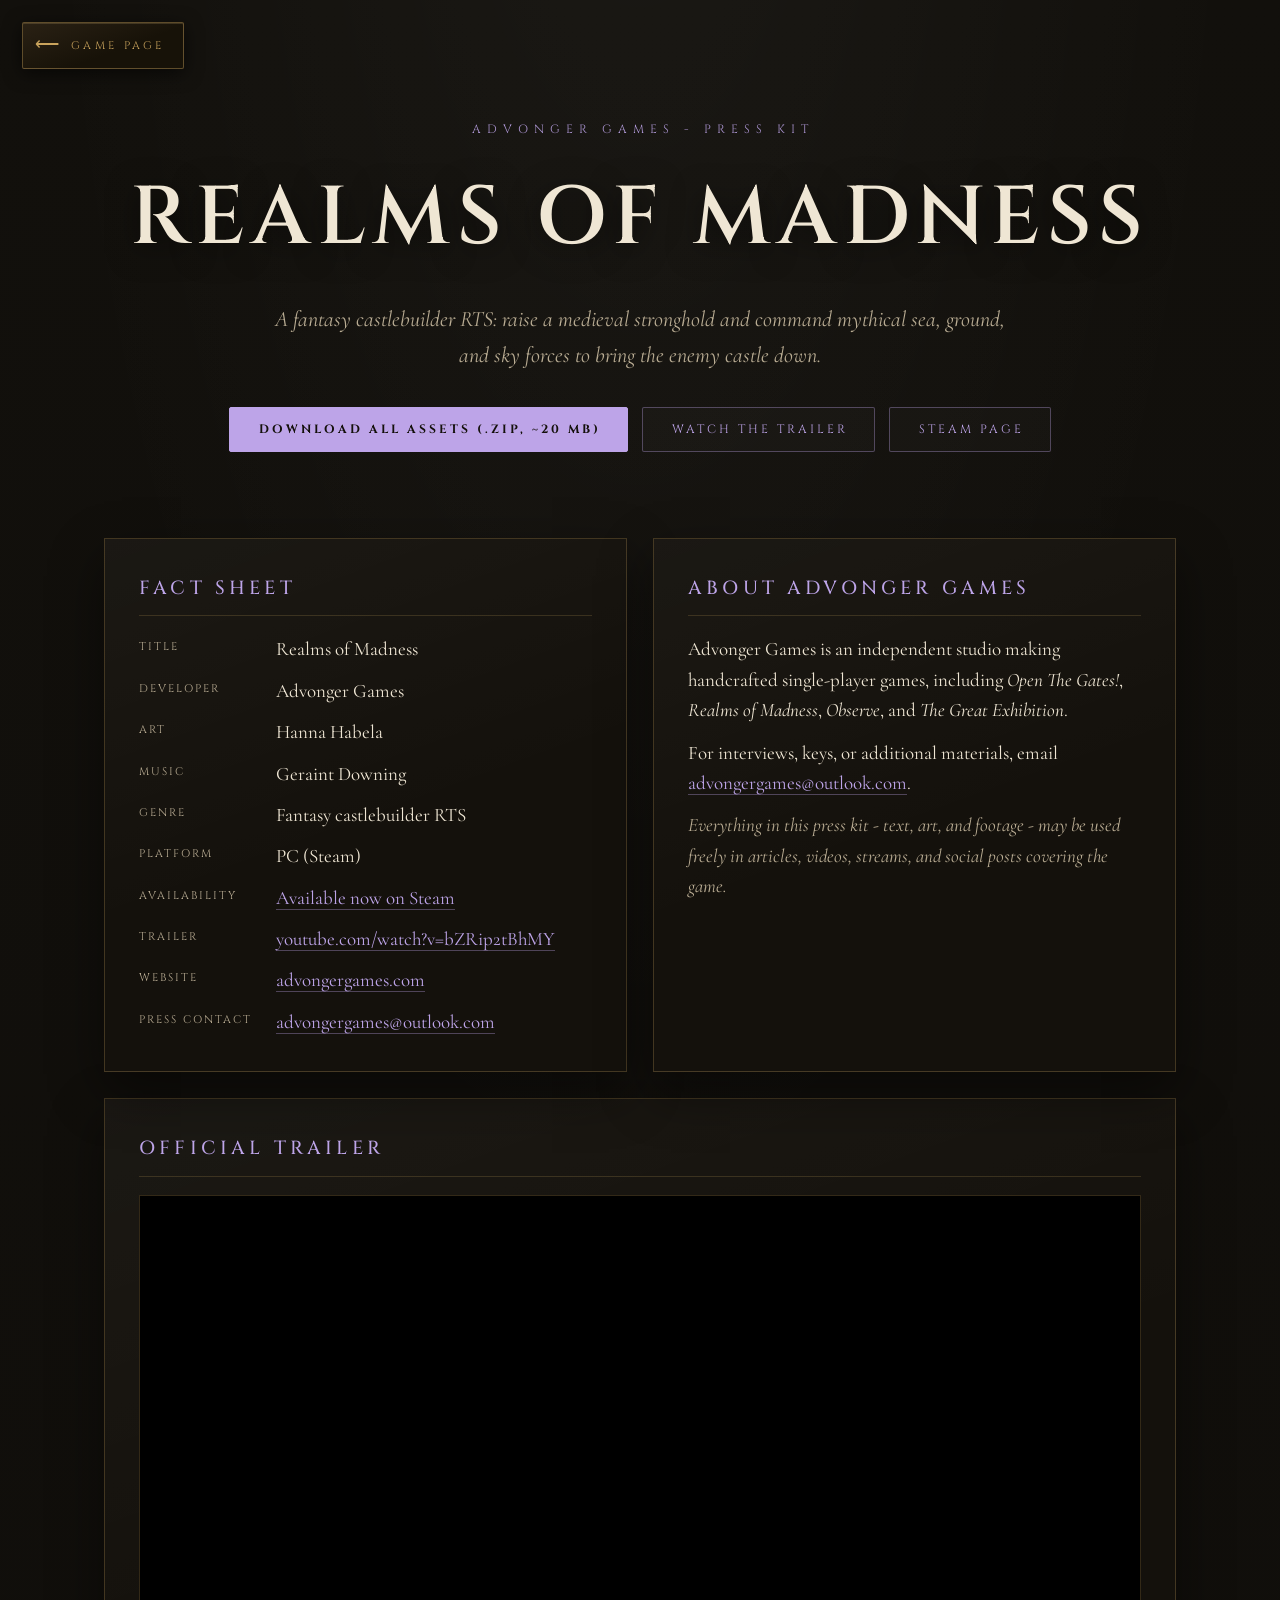
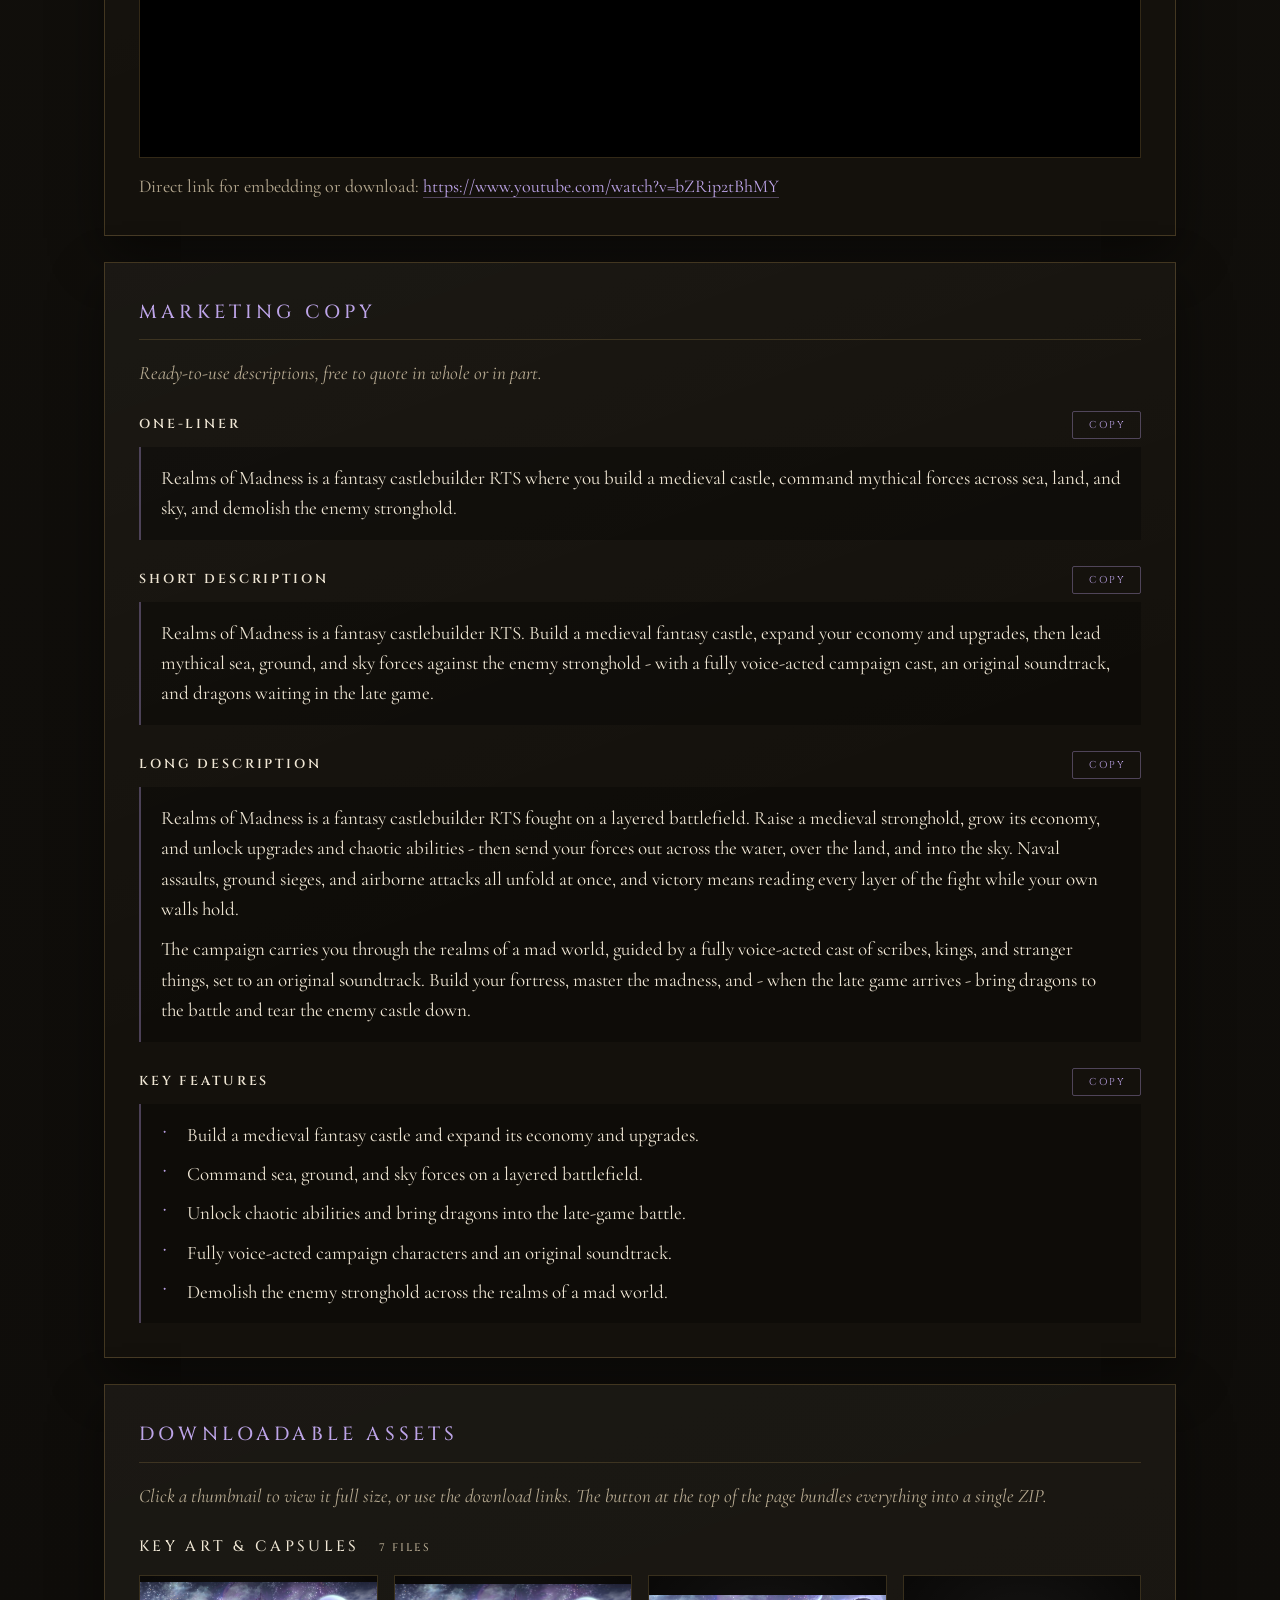
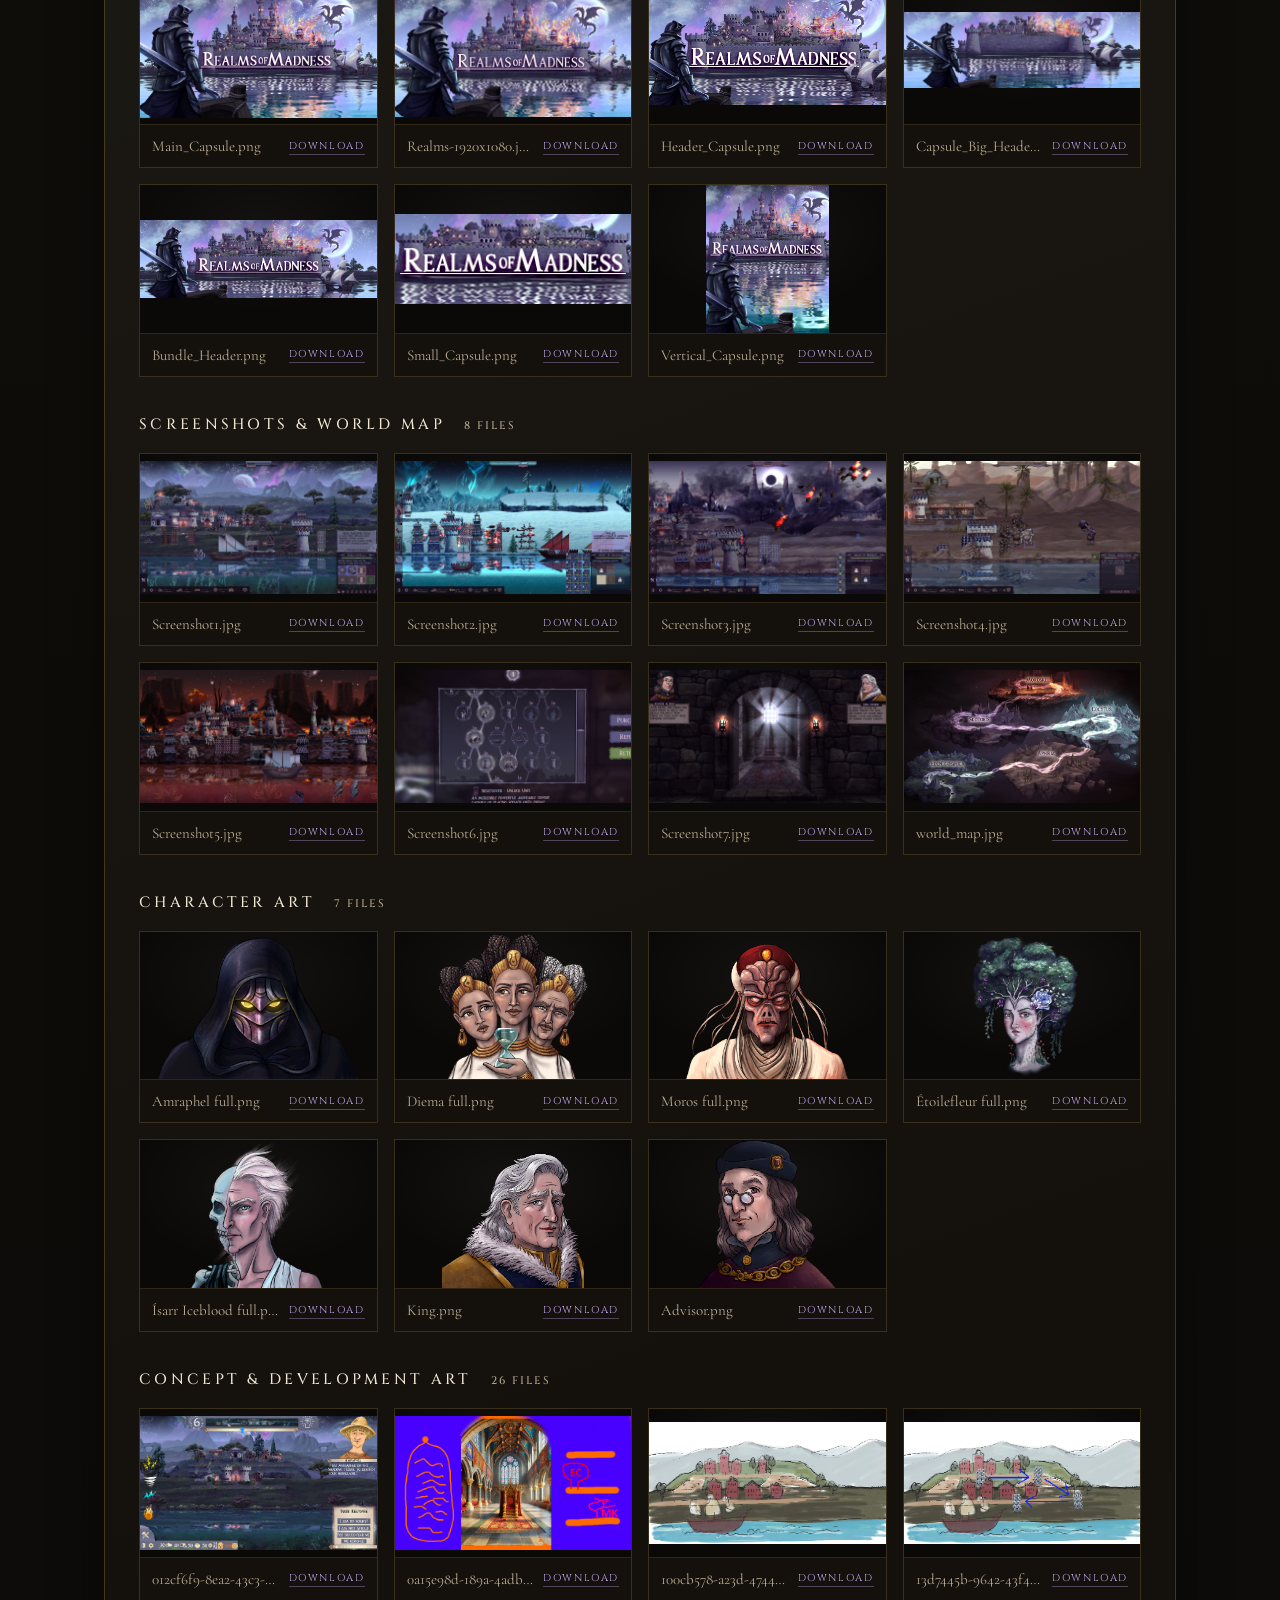
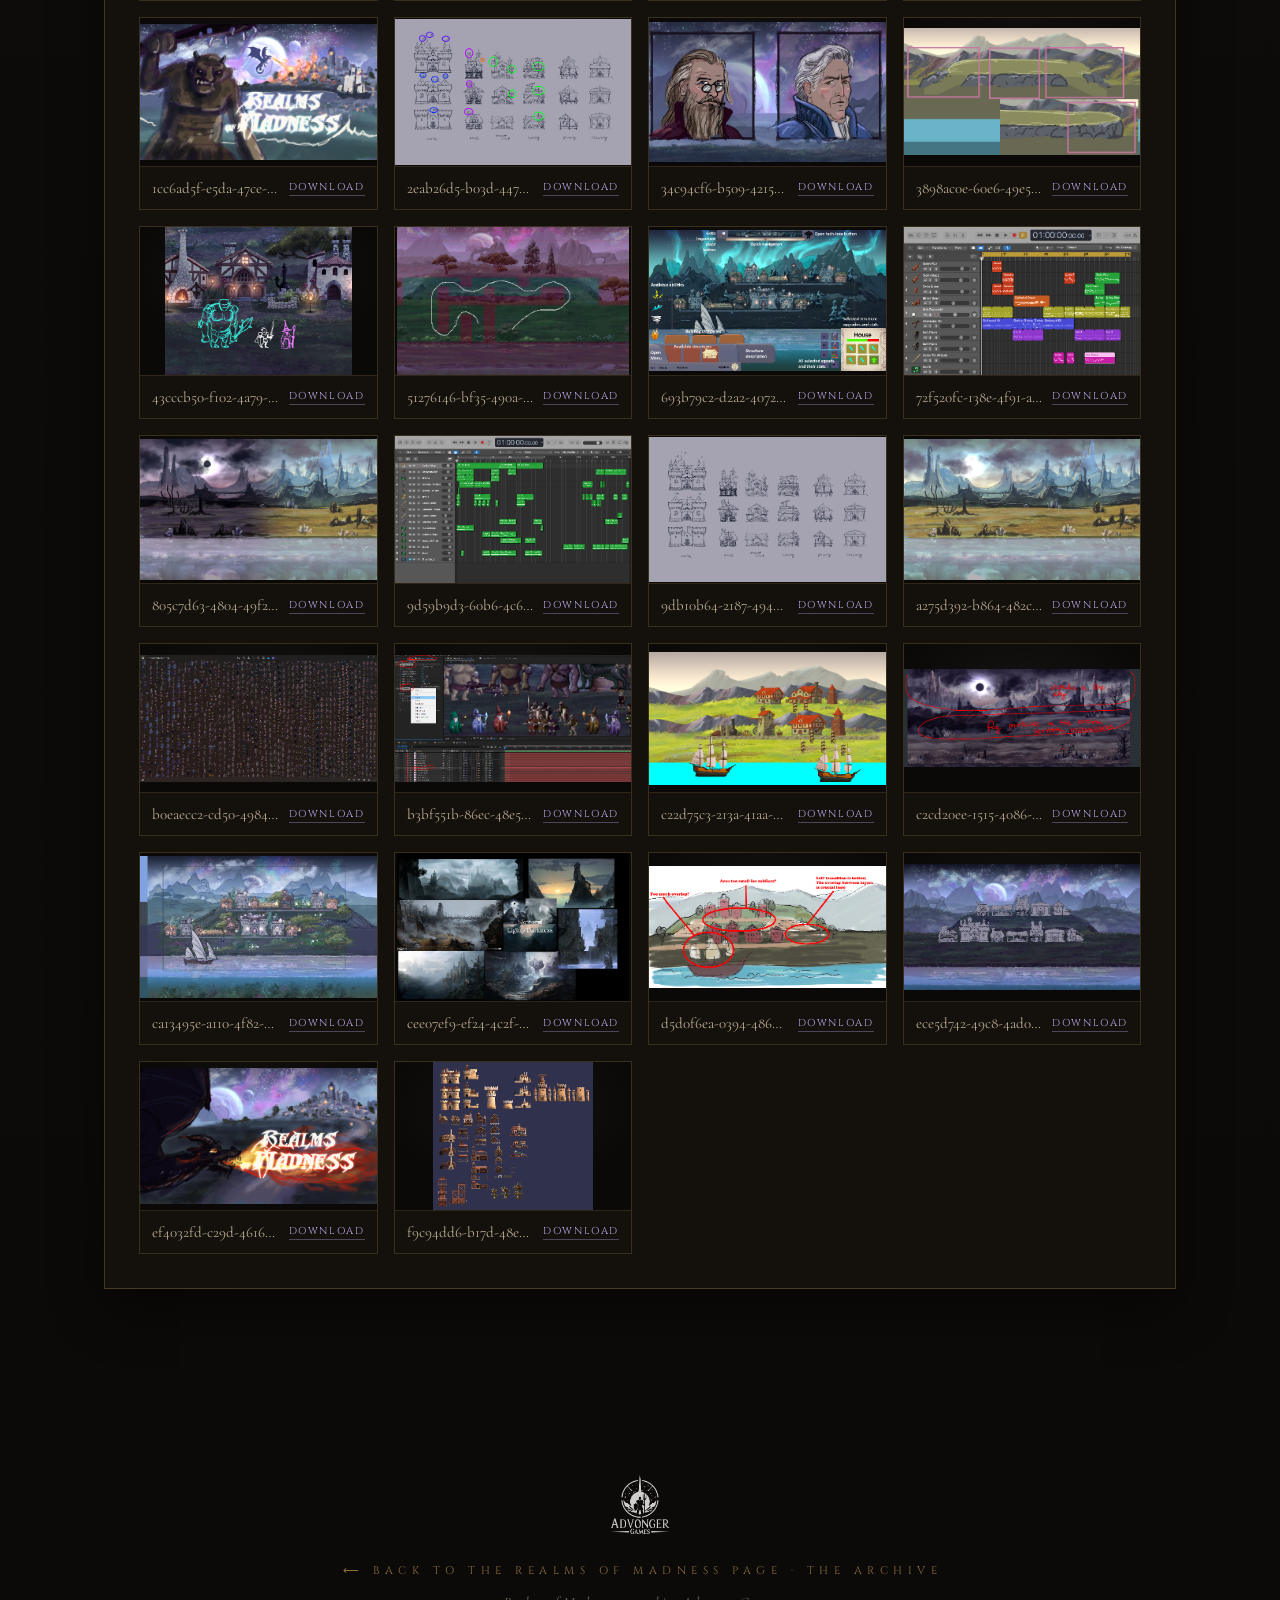
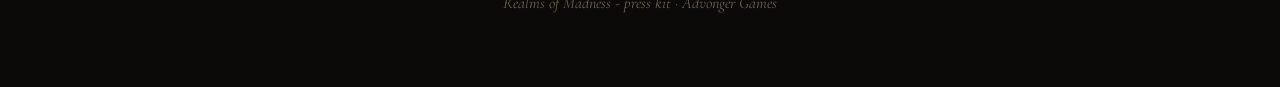
<file: presskit-realms-of-madness.html>
<!DOCTYPE html>
<html lang="en">
<head>
<meta charset="UTF-8">
<meta name="viewport" content="width=device-width, initial-scale=1.0">
<title>Realms of Madness - Press Kit | Advonger Games</title>
<meta name="description" content="Press kit for Realms of Madness: fact sheet, marketing copy, official trailer, and downloadable key art, screenshots, character art, and concept art.">
<meta name="author" content="Advonger Games">
<meta name="theme-color" content="#12100c">
<link rel="canonical" href="https://advongergames.com/presskit-realms-of-madness.html">
<meta property="og:type" content="website">
<meta property="og:site_name" content="Advonger Games">
<meta property="og:title" content="Realms of Madness - Press Kit | Advonger Games">
<meta property="og:description" content="Press kit for Realms of Madness: fact sheet, marketing copy, official trailer, and downloadable key art, screenshots, character art, and concept art.">
<meta property="og:url" content="https://advongergames.com/presskit-realms-of-madness.html">
<meta property="og:image" content="https://advongergames.com/Realms%20of%20Madness/Cover%20Art/Realms-1920x1080.jpg">
<meta name="twitter:card" content="summary_large_image">
<meta name="twitter:title" content="Realms of Madness - Press Kit | Advonger Games">
<meta name="twitter:description" content="Press kit for Realms of Madness: fact sheet, marketing copy, official trailer, and downloadable key art, screenshots, character art, and concept art.">
<meta name="twitter:image" content="https://advongergames.com/Realms%20of%20Madness/Cover%20Art/Realms-1920x1080.jpg">
<link rel="icon" type="image/png" href="favicon.png">
<link rel="preconnect" href="https://fonts.googleapis.com">
<link rel="preconnect" href="https://fonts.gstatic.com" crossorigin>
<link rel="stylesheet" href="css/archive.css">
<link rel="stylesheet" href="css/presskit.css">
</head>
<body class="pk" style="--acc:#bda4e8; --acc-soft:rgba(189,164,232,.35);">

<a class="return-plaque" href="realms-of-madness.html"><span class="arrow">⟵</span> Game Page</a>

<!-- ═══════ HERO ═══════ -->
<header class="pk-hero">
  <p class="pk-over">Advonger Games - Press Kit</p>
  <h1>Realms of Madness</h1>
  <p class="pk-pitch">A fantasy castlebuilder RTS: raise a medieval stronghold and command mythical sea, ground, and sky forces to bring the enemy castle down.</p>
  <div class="pk-actions">
    <button class="pk-btn solid" id="pk-zip">Download all assets (.zip, ~20 MB)</button>
    <a class="pk-btn" href="https://www.youtube.com/watch?v=bZRip2tBhMY" target="_blank" rel="noopener">Watch the trailer</a>
    <a class="pk-btn" href="https://store.steampowered.com/app/2501920/Realms_of_Madness/" target="_blank" rel="noopener">Steam page</a>
  </div>
</header>

<main class="pk-main">

  <!-- ═══════ FACT SHEET + STUDIO ═══════ -->
  <div class="pk-grid2">
    <section class="pk-panel">
      <h2>Fact Sheet</h2>
      <dl class="pk-facts">
        <dt>Title</dt><dd>Realms of Madness</dd>
        <dt>Developer</dt><dd>Advonger Games</dd>
        <dt>Art</dt><dd>Hanna Habela</dd>
        <dt>Music</dt><dd>Geraint Downing</dd>
        <dt>Genre</dt><dd>Fantasy castlebuilder RTS</dd>
        <dt>Platform</dt><dd>PC (Steam)</dd>
        <dt>Availability</dt><dd><a href="https://store.steampowered.com/app/2501920/Realms_of_Madness/" target="_blank" rel="noopener">Available now on Steam</a></dd>
        <dt>Trailer</dt><dd><a href="https://www.youtube.com/watch?v=bZRip2tBhMY" target="_blank" rel="noopener">youtube.com/watch?v=bZRip2tBhMY</a></dd>
        <dt>Website</dt><dd><a href="https://advongergames.com" target="_blank" rel="noopener">advongergames.com</a></dd>
        <dt>Press contact</dt><dd><a href="mailto:advongergames@outlook.com">advongergames@outlook.com</a></dd>
      </dl>
    </section>
    <section class="pk-panel">
      <h2>About Advonger Games</h2>
      <p>Advonger Games is an independent studio making handcrafted single-player games, including <em>Open The Gates!</em>, <em>Realms of Madness</em>, <em>Observe</em>, and <em>The Great Exhibition</em>.</p>
      <p>For interviews, keys, or additional materials, email <a href="mailto:advongergames@outlook.com">advongergames@outlook.com</a>.</p>
      <p class="pk-note">Everything in this press kit - text, art, and footage - may be used freely in articles, videos, streams, and social posts covering the game.</p>
    </section>
  </div>

  <!-- ═══════ TRAILER ═══════ -->
  <section class="pk-panel">
    <h2>Official Trailer</h2>
    <div class="pk-trailer">
      <iframe src="https://www.youtube-nocookie.com/embed/bZRip2tBhMY" title="Realms of Madness - official trailer"
              loading="lazy" allow="accelerometer; autoplay; clipboard-write; encrypted-media; gyroscope; picture-in-picture"
              allowfullscreen></iframe>
    </div>
    <p class="pk-trailer-link">Direct link for embedding or download: <a href="https://www.youtube.com/watch?v=bZRip2tBhMY" target="_blank" rel="noopener">https://www.youtube.com/watch?v=bZRip2tBhMY</a></p>
  </section>

  <!-- ═══════ MARKETING COPY ═══════ -->
  <section class="pk-panel">
    <h2>Marketing Copy</h2>
    <p class="pk-note" style="margin-bottom:22px;">Ready-to-use descriptions, free to quote in whole or in part.</p>

    <div class="pk-copyblock">
      <div class="pk-copyhead"><h3>One-liner</h3><button class="pk-copybtn" data-copy="copy-oneliner">Copy</button></div>
      <div class="pk-copytext" id="copy-oneliner">
        <p>Realms of Madness is a fantasy castlebuilder RTS where you build a medieval castle, command mythical forces across sea, land, and sky, and demolish the enemy stronghold.</p>
      </div>
    </div>

    <div class="pk-copyblock">
      <div class="pk-copyhead"><h3>Short description</h3><button class="pk-copybtn" data-copy="copy-short">Copy</button></div>
      <div class="pk-copytext" id="copy-short">
        <p>Realms of Madness is a fantasy castlebuilder RTS. Build a medieval fantasy castle, expand your economy and upgrades, then lead mythical sea, ground, and sky forces against the enemy stronghold - with a fully voice-acted campaign cast, an original soundtrack, and dragons waiting in the late game.</p>
      </div>
    </div>

    <div class="pk-copyblock">
      <div class="pk-copyhead"><h3>Long description</h3><button class="pk-copybtn" data-copy="copy-long">Copy</button></div>
      <div class="pk-copytext" id="copy-long">
        <p>Realms of Madness is a fantasy castlebuilder RTS fought on a layered battlefield. Raise a medieval stronghold, grow its economy, and unlock upgrades and chaotic abilities - then send your forces out across the water, over the land, and into the sky. Naval assaults, ground sieges, and airborne attacks all unfold at once, and victory means reading every layer of the fight while your own walls hold.</p>
        <p>The campaign carries you through the realms of a mad world, guided by a fully voice-acted cast of scribes, kings, and stranger things, set to an original soundtrack. Build your fortress, master the madness, and - when the late game arrives - bring dragons to the battle and tear the enemy castle down.</p>
      </div>
    </div>

    <div class="pk-copyblock">
      <div class="pk-copyhead"><h3>Key features</h3><button class="pk-copybtn" data-copy="copy-features">Copy</button></div>
      <div class="pk-copytext" id="copy-features">
        <ul class="pk-features">
          <li>Build a medieval fantasy castle and expand its economy and upgrades.</li>
          <li>Command sea, ground, and sky forces on a layered battlefield.</li>
          <li>Unlock chaotic abilities and bring dragons into the late-game battle.</li>
          <li>Fully voice-acted campaign characters and an original soundtrack.</li>
          <li>Demolish the enemy stronghold across the realms of a mad world.</li>
        </ul>
      </div>
    </div>
  </section>

  <!-- ═══════ ASSETS ═══════ -->
  <section class="pk-panel">
    <h2>Downloadable Assets</h2>
    <p class="pk-note">Click a thumbnail to view it full size, or use the download links. The button at the top of the page bundles everything into a single ZIP.</p>
    <div id="pk-asset-groups"></div>
  </section>

</main>

<!-- ═══════ FOOTER ═══════ -->
<footer class="colophon">
  <img class="mark" src="Advonger_Games_logo.png" alt="">
  <p class="curator"><a href="realms-of-madness.html">⟵ Back to the Realms of Madness page</a> · <a href="index.html">The Archive</a></p>
  <p class="quiet">Realms of Madness - press kit · Advonger Games</p>
</footer>

<script>
window.PRESSKIT = {
  game: 'Realms of Madness',
  zipName: 'realms-of-madness-presskit',
  groups: [
    {
      title: 'Key Art & Capsules',
      files: [
        'Realms of Madness/Cover Art/Main_Capsule.png',
        'Realms of Madness/Cover Art/Realms-1920x1080.jpg',
        'Realms of Madness/Cover Art/Header_Capsule.png',
        'Realms of Madness/Cover Art/Capsule_Big_Header.png',
        'Realms of Madness/Cover Art/Bundle_Header.png',
        'Realms of Madness/Cover Art/Small_Capsule.png',
        'Realms of Madness/Cover Art/Vertical_Capsule.png',
      ],
    },
    {
      title: 'Screenshots & World Map',
      files: [
        'Realms of Madness/Screenshot1.jpg', 'Realms of Madness/Screenshot2.jpg',
        'Realms of Madness/Screenshot3.jpg', 'Realms of Madness/Screenshot4.jpg',
        'Realms of Madness/Screenshot5.jpg', 'Realms of Madness/Screenshot6.jpg',
        'Realms of Madness/Screenshot7.jpg',
        'Realms of Madness/world_map.jpg',
      ],
    },
    {
      title: 'Character Art',
      files: [
        'Realms of Madness/The Cast/Amraphel full.png',
        'Realms of Madness/The Cast/Diema full.png',
        'Realms of Madness/The Cast/Moros full.png',
        'Realms of Madness/The Cast/Étoilefleur full.png',
        'Realms of Madness/The Cast/Ísarr Iceblood full.png',
        'Realms of Madness/The Cast/King.png',
        'Realms of Madness/The Cast/Advisor.png',
      ],
    },
    {
      title: 'Concept & Development Art',
      files: [
        '012cf6f9-8ea2-43c3-a2a9-aeec8de33bd2','0a15e98d-189a-4adb-84e9-66fd45e748b3',
        '100cb578-a23d-4744-b3f3-01cd2472caab','13d7445b-9642-43f4-acc5-570c56646772',
        '1cc6ad5f-e5da-47ce-9128-d507c2626d9b','2eab26d5-b03d-447d-8d22-c8ffb5ccdc6c',
        '34c94cf6-b509-4215-9427-8254c2bda3f4','3898ac0e-60e6-49e5-a44f-cb98d792737a',
        '43cccb50-f102-4a79-8dfe-4956fea98b68','51276146-bf35-490a-a149-1423c4d7ea40',
        '693b79c2-d2a2-4072-9117-5fada7f9465e','72f520fc-138e-4f91-ab4c-e349a4ce4c9d',
        '805c7d63-4804-49f2-aa96-e43fc47bcb28','9d59b9d3-60b6-4c6f-a8b7-06b87a989468',
        '9db10b64-2187-494d-8c77-e53be6658346','a275d392-b864-482c-9de1-3d83e8401836',
        'b0eaecc2-cd50-4984-88e3-e880620f3353','b3bf551b-86ec-48e5-9917-858b160de58b',
        'c22d75c3-213a-41aa-ad49-ba7c3f84d100','c2cd20ee-1515-4086-ad45-c554db94da2c',
        'ca13495e-a110-4f82-b02a-531d52640e23','cee07ef9-ef24-4c2f-a8d1-b5f5b5c5f672',
        'd5d0f6ea-0394-486d-b2e5-c0f2ff9fd75c','ece5d742-49c8-4ad0-b4f8-6bb9b2fbd75b',
        'ef4032fd-c29d-4616-81f0-ff8d8de51ad2','f9c94dd6-b17d-48e4-8707-0424a972e6d0',
      ].map(f => 'Behind the Scenes/Realms of Madness/' + f + '.png'),
    },
  ],
};
</script>
<script src="js/presskit.js" defer></script>
</body>
</html>
</file>
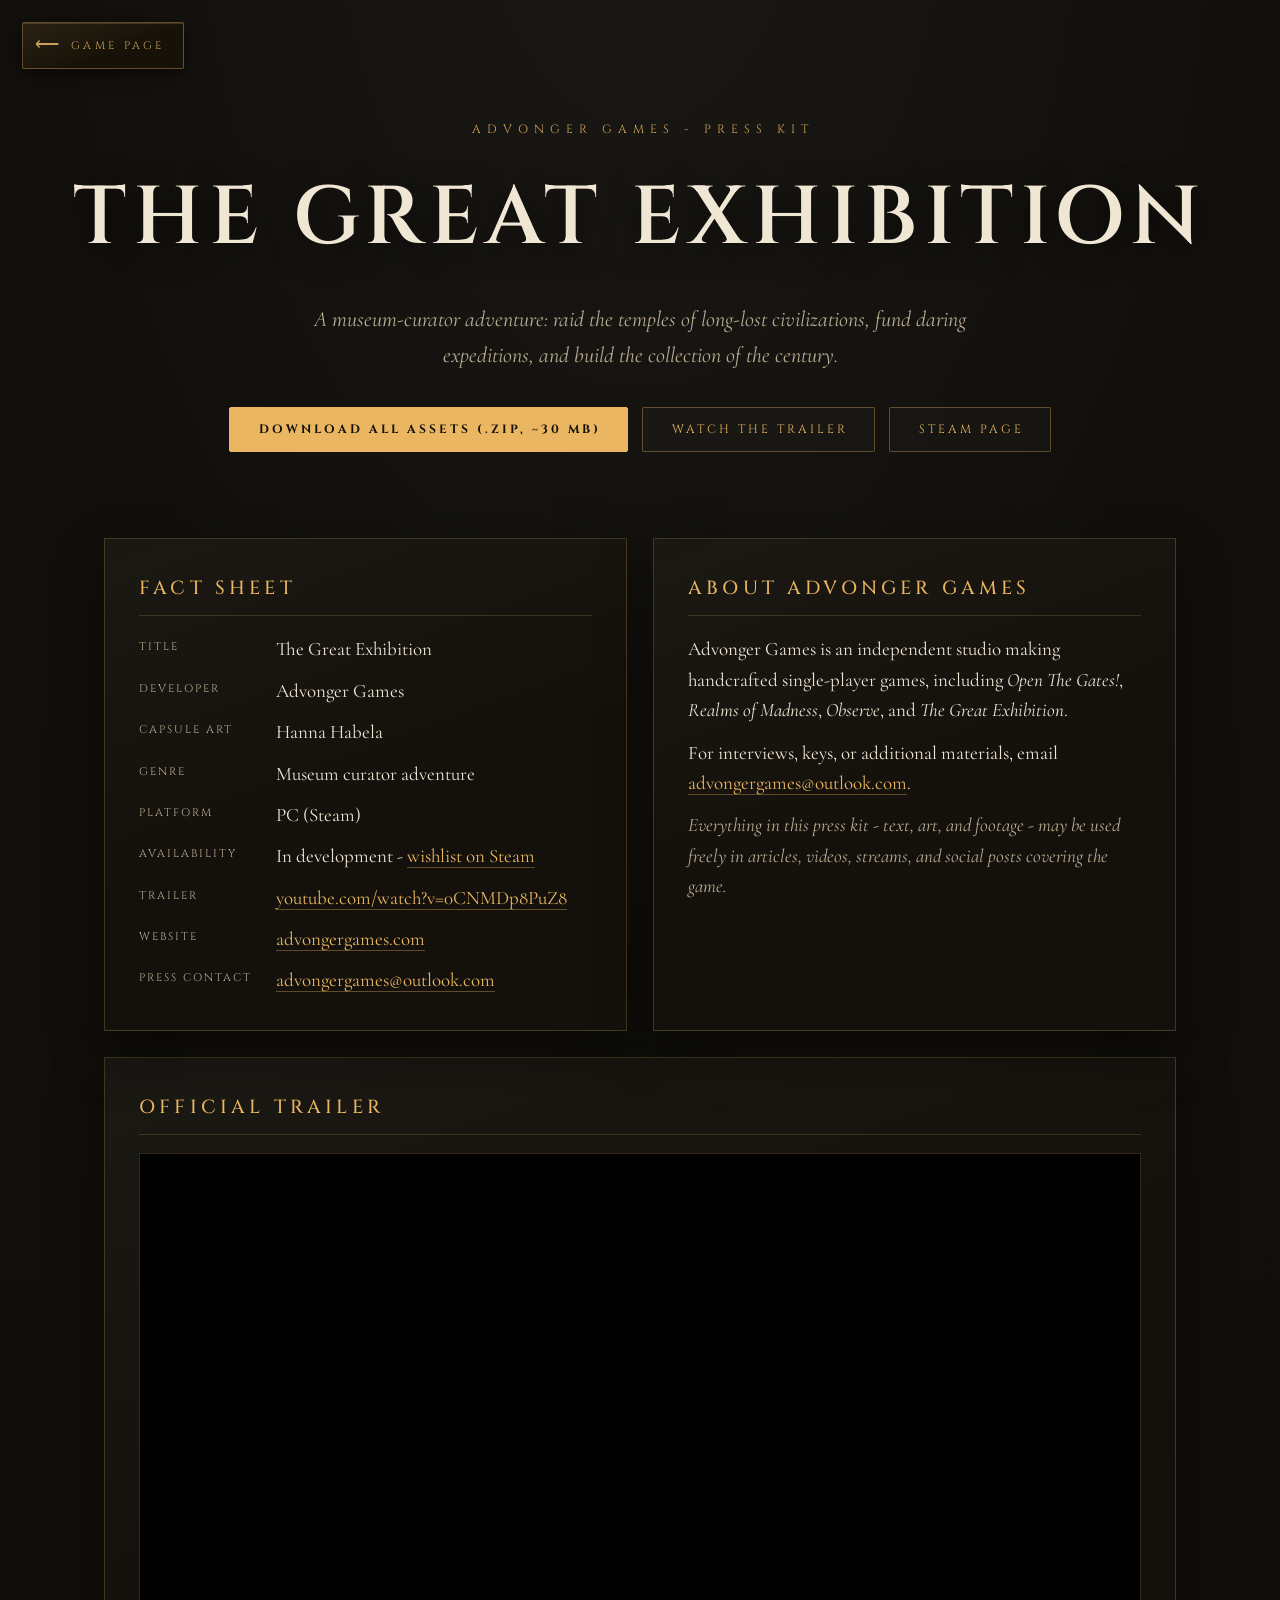
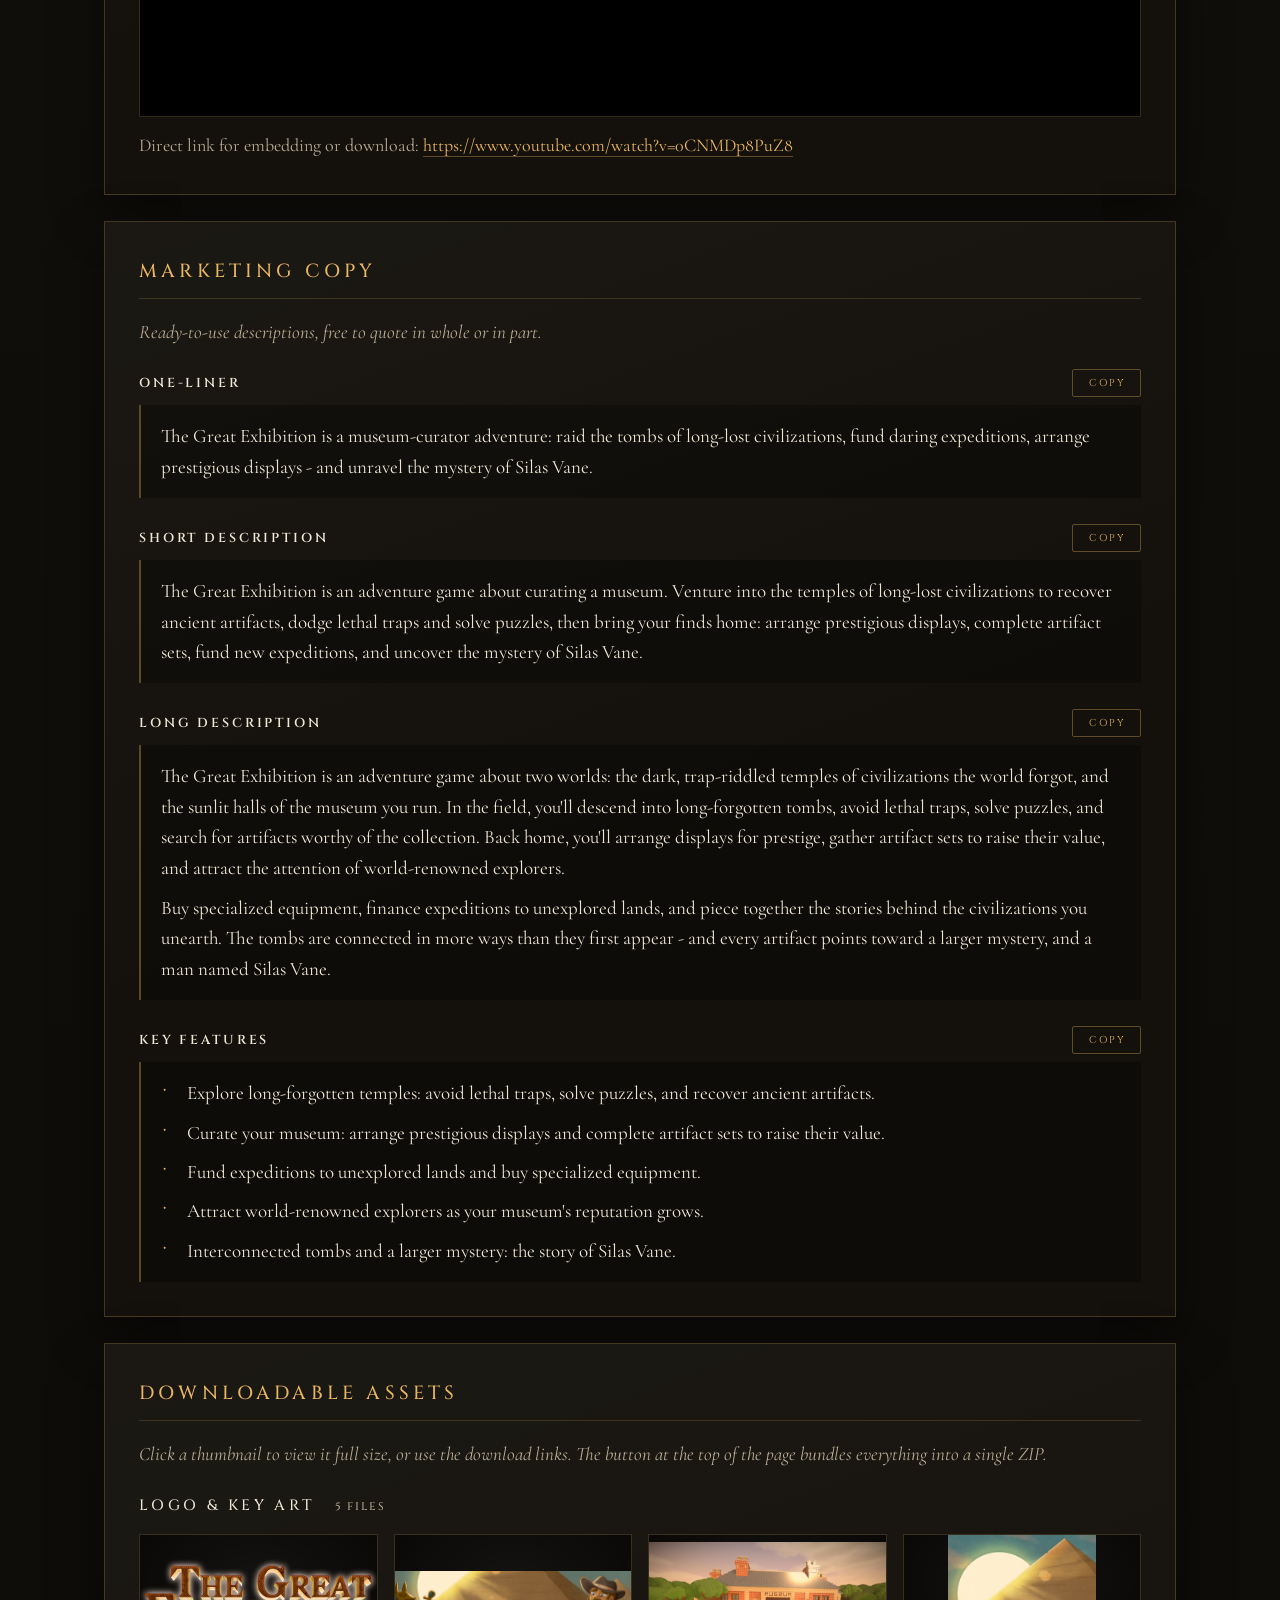
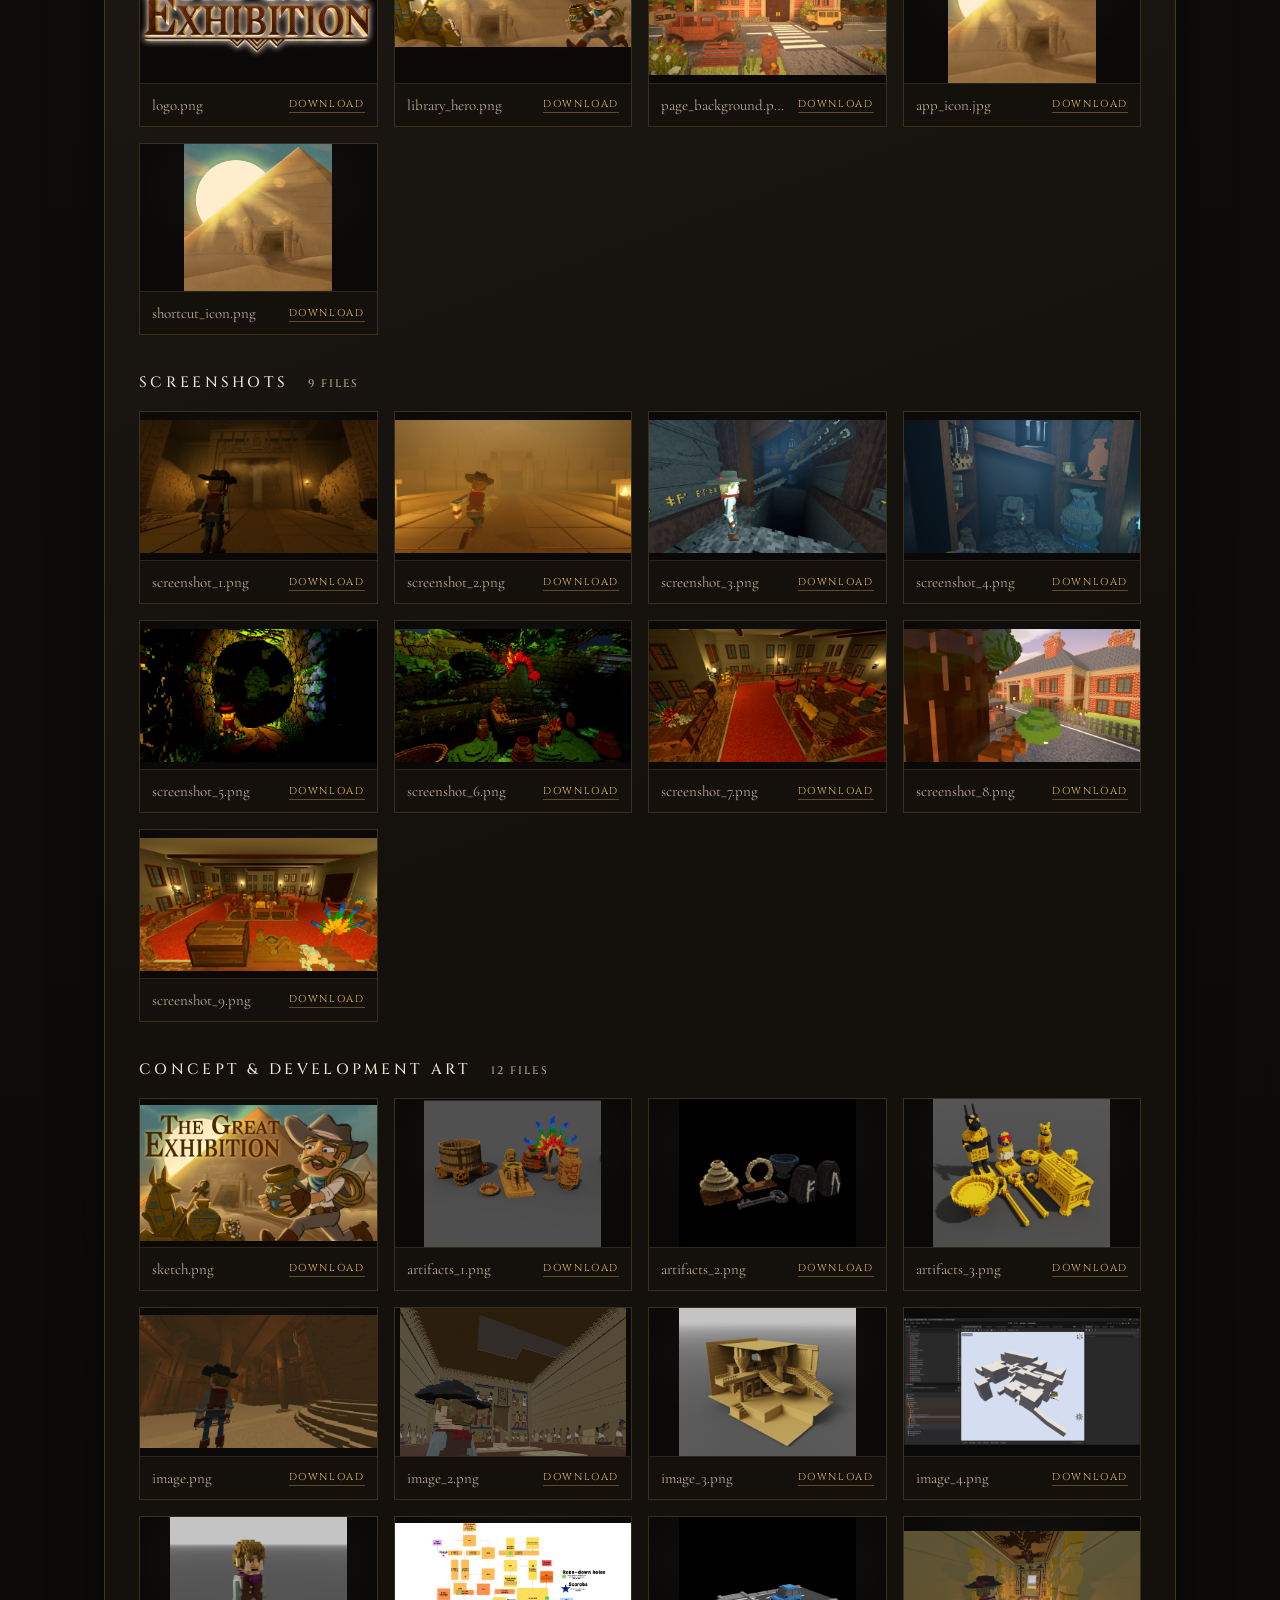
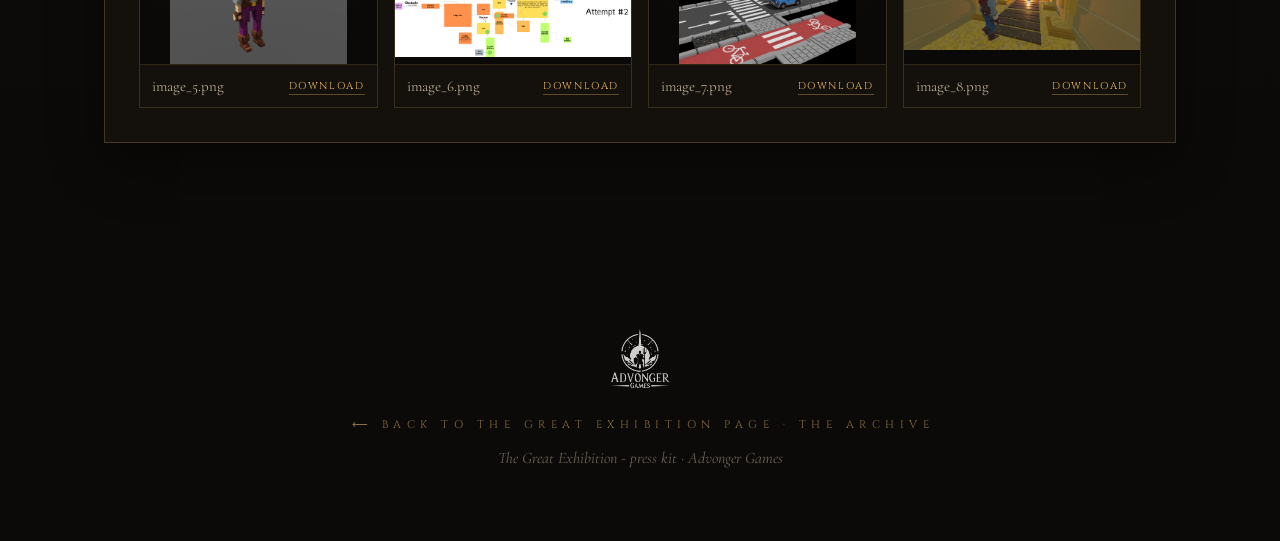
<file: presskit-the-great-exhibition.html>
<!DOCTYPE html>
<html lang="en">
<head>
<meta charset="UTF-8">
<meta name="viewport" content="width=device-width, initial-scale=1.0">
<title>The Great Exhibition - Press Kit | Advonger Games</title>
<meta name="description" content="Press kit for The Great Exhibition: fact sheet, marketing copy, official trailer, and downloadable logos, key art, screenshots, and concept art.">
<meta name="author" content="Advonger Games">
<meta name="theme-color" content="#12100c">
<link rel="canonical" href="https://advongergames.com/presskit-the-great-exhibition.html">
<meta property="og:type" content="website">
<meta property="og:site_name" content="Advonger Games">
<meta property="og:title" content="The Great Exhibition - Press Kit | Advonger Games">
<meta property="og:description" content="Press kit for The Great Exhibition: fact sheet, marketing copy, official trailer, and downloadable logos, key art, screenshots, and concept art.">
<meta property="og:url" content="https://advongergames.com/presskit-the-great-exhibition.html">
<meta property="og:image" content="https://advongergames.com/The%20Great%20Exhibition/logo.png">
<meta name="twitter:card" content="summary_large_image">
<meta name="twitter:title" content="The Great Exhibition - Press Kit | Advonger Games">
<meta name="twitter:description" content="Press kit for The Great Exhibition: fact sheet, marketing copy, official trailer, and downloadable logos, key art, screenshots, and concept art.">
<meta name="twitter:image" content="https://advongergames.com/The%20Great%20Exhibition/logo.png">
<link rel="icon" type="image/png" href="favicon.png">
<link rel="preconnect" href="https://fonts.googleapis.com">
<link rel="preconnect" href="https://fonts.gstatic.com" crossorigin>
<link rel="stylesheet" href="css/archive.css">
<link rel="stylesheet" href="css/presskit.css">
</head>
<body class="pk" style="--acc:#eab661; --acc-soft:rgba(234,182,97,.35);">

<a class="return-plaque" href="the-great-exhibition.html"><span class="arrow">⟵</span> Game Page</a>

<!-- ═══════ HERO ═══════ -->
<header class="pk-hero">
  <p class="pk-over">Advonger Games - Press Kit</p>
  <h1>The Great Exhibition</h1>
  <p class="pk-pitch">A museum-curator adventure: raid the temples of long-lost civilizations, fund daring expeditions, and build the collection of the century.</p>
  <div class="pk-actions">
    <button class="pk-btn solid" id="pk-zip">Download all assets (.zip, ~30 MB)</button>
    <a class="pk-btn" href="https://www.youtube.com/watch?v=0CNMDp8PuZ8" target="_blank" rel="noopener">Watch the trailer</a>
    <a class="pk-btn" href="https://store.steampowered.com/app/4504510/The_Great_Exhibition" target="_blank" rel="noopener">Steam page</a>
  </div>
</header>

<main class="pk-main">

  <!-- ═══════ FACT SHEET + STUDIO ═══════ -->
  <div class="pk-grid2">
    <section class="pk-panel">
      <h2>Fact Sheet</h2>
      <dl class="pk-facts">
        <dt>Title</dt><dd>The Great Exhibition</dd>
        <dt>Developer</dt><dd>Advonger Games</dd>
        <dt>Capsule art</dt><dd>Hanna Habela</dd>
        <dt>Genre</dt><dd>Museum curator adventure</dd>
        <dt>Platform</dt><dd>PC (Steam)</dd>
        <dt>Availability</dt><dd>In development - <a href="https://store.steampowered.com/app/4504510/The_Great_Exhibition" target="_blank" rel="noopener">wishlist on Steam</a></dd>
        <dt>Trailer</dt><dd><a href="https://www.youtube.com/watch?v=0CNMDp8PuZ8" target="_blank" rel="noopener">youtube.com/watch?v=0CNMDp8PuZ8</a></dd>
        <dt>Website</dt><dd><a href="https://advongergames.com" target="_blank" rel="noopener">advongergames.com</a></dd>
        <dt>Press contact</dt><dd><a href="mailto:advongergames@outlook.com">advongergames@outlook.com</a></dd>
      </dl>
    </section>
    <section class="pk-panel">
      <h2>About Advonger Games</h2>
      <p>Advonger Games is an independent studio making handcrafted single-player games, including <em>Open The Gates!</em>, <em>Realms of Madness</em>, <em>Observe</em>, and <em>The Great Exhibition</em>.</p>
      <p>For interviews, keys, or additional materials, email <a href="mailto:advongergames@outlook.com">advongergames@outlook.com</a>.</p>
      <p class="pk-note">Everything in this press kit - text, art, and footage - may be used freely in articles, videos, streams, and social posts covering the game.</p>
    </section>
  </div>

  <!-- ═══════ TRAILER ═══════ -->
  <section class="pk-panel">
    <h2>Official Trailer</h2>
    <div class="pk-trailer">
      <iframe src="https://www.youtube-nocookie.com/embed/0CNMDp8PuZ8" title="The Great Exhibition - official trailer"
              loading="lazy" allow="accelerometer; autoplay; clipboard-write; encrypted-media; gyroscope; picture-in-picture"
              allowfullscreen></iframe>
    </div>
    <p class="pk-trailer-link">Direct link for embedding or download: <a href="https://www.youtube.com/watch?v=0CNMDp8PuZ8" target="_blank" rel="noopener">https://www.youtube.com/watch?v=0CNMDp8PuZ8</a></p>
  </section>

  <!-- ═══════ MARKETING COPY ═══════ -->
  <section class="pk-panel">
    <h2>Marketing Copy</h2>
    <p class="pk-note" style="margin-bottom:22px;">Ready-to-use descriptions, free to quote in whole or in part.</p>

    <div class="pk-copyblock">
      <div class="pk-copyhead"><h3>One-liner</h3><button class="pk-copybtn" data-copy="copy-oneliner">Copy</button></div>
      <div class="pk-copytext" id="copy-oneliner">
        <p>The Great Exhibition is a museum-curator adventure: raid the tombs of long-lost civilizations, fund daring expeditions, arrange prestigious displays - and unravel the mystery of Silas Vane.</p>
      </div>
    </div>

    <div class="pk-copyblock">
      <div class="pk-copyhead"><h3>Short description</h3><button class="pk-copybtn" data-copy="copy-short">Copy</button></div>
      <div class="pk-copytext" id="copy-short">
        <p>The Great Exhibition is an adventure game about curating a museum. Venture into the temples of long-lost civilizations to recover ancient artifacts, dodge lethal traps and solve puzzles, then bring your finds home: arrange prestigious displays, complete artifact sets, fund new expeditions, and uncover the mystery of Silas Vane.</p>
      </div>
    </div>

    <div class="pk-copyblock">
      <div class="pk-copyhead"><h3>Long description</h3><button class="pk-copybtn" data-copy="copy-long">Copy</button></div>
      <div class="pk-copytext" id="copy-long">
        <p>The Great Exhibition is an adventure game about two worlds: the dark, trap-riddled temples of civilizations the world forgot, and the sunlit halls of the museum you run. In the field, you'll descend into long-forgotten tombs, avoid lethal traps, solve puzzles, and search for artifacts worthy of the collection. Back home, you'll arrange displays for prestige, gather artifact sets to raise their value, and attract the attention of world-renowned explorers.</p>
        <p>Buy specialized equipment, finance expeditions to unexplored lands, and piece together the stories behind the civilizations you unearth. The tombs are connected in more ways than they first appear - and every artifact points toward a larger mystery, and a man named Silas Vane.</p>
      </div>
    </div>

    <div class="pk-copyblock">
      <div class="pk-copyhead"><h3>Key features</h3><button class="pk-copybtn" data-copy="copy-features">Copy</button></div>
      <div class="pk-copytext" id="copy-features">
        <ul class="pk-features">
          <li>Explore long-forgotten temples: avoid lethal traps, solve puzzles, and recover ancient artifacts.</li>
          <li>Curate your museum: arrange prestigious displays and complete artifact sets to raise their value.</li>
          <li>Fund expeditions to unexplored lands and buy specialized equipment.</li>
          <li>Attract world-renowned explorers as your museum's reputation grows.</li>
          <li>Interconnected tombs and a larger mystery: the story of Silas Vane.</li>
        </ul>
      </div>
    </div>
  </section>

  <!-- ═══════ ASSETS ═══════ -->
  <section class="pk-panel">
    <h2>Downloadable Assets</h2>
    <p class="pk-note">Click a thumbnail to view it full size, or use the download links. The button at the top of the page bundles everything into a single ZIP.</p>
    <div id="pk-asset-groups"></div>
  </section>

</main>

<!-- ═══════ FOOTER ═══════ -->
<footer class="colophon">
  <img class="mark" src="Advonger_Games_logo.png" alt="">
  <p class="curator"><a href="the-great-exhibition.html">⟵ Back to The Great Exhibition page</a> · <a href="index.html">The Archive</a></p>
  <p class="quiet">The Great Exhibition - press kit · Advonger Games</p>
</footer>

<script>
window.PRESSKIT = {
  game: 'The Great Exhibition',
  zipName: 'the-great-exhibition-presskit',
  groups: [
    {
      title: 'Logo & Key Art',
      files: [
        'The Great Exhibition/logo.png',
        'The Great Exhibition/library_hero.png',
        'The Great Exhibition/page_background.png',
        'The Great Exhibition/app_icon.jpg',
        'The Great Exhibition/shortcut_icon.png',
      ],
    },
    {
      title: 'Screenshots',
      files: [
        'The Great Exhibition/screenshot_1.png', 'The Great Exhibition/screenshot_2.png',
        'The Great Exhibition/screenshot_3.png', 'The Great Exhibition/screenshot_4.png',
        'The Great Exhibition/screenshot_5.png', 'The Great Exhibition/screenshot_6.png',
        'The Great Exhibition/screenshot_7.png', 'The Great Exhibition/screenshot_8.png',
        'The Great Exhibition/screenshot_9.png',
      ],
    },
    {
      title: 'Concept & Development Art',
      files: [
        'Behind the Scenes/The Great Exhibition/sketch.png',
        'Behind the Scenes/The Great Exhibition/artifacts_1.png',
        'Behind the Scenes/The Great Exhibition/artifacts_2.png',
        'Behind the Scenes/The Great Exhibition/artifacts_3.png',
        'Behind the Scenes/The Great Exhibition/image.png',
        'Behind the Scenes/The Great Exhibition/image_2.png',
        'Behind the Scenes/The Great Exhibition/image_3.png',
        'Behind the Scenes/The Great Exhibition/image_4.png',
        'Behind the Scenes/The Great Exhibition/image_5.png',
        'Behind the Scenes/The Great Exhibition/image_6.png',
        'Behind the Scenes/The Great Exhibition/image_7.png',
        'Behind the Scenes/The Great Exhibition/image_8.png',
      ],
    },
  ],
};
</script>
<script src="js/presskit.js" defer></script>
</body>
</html>
</file>
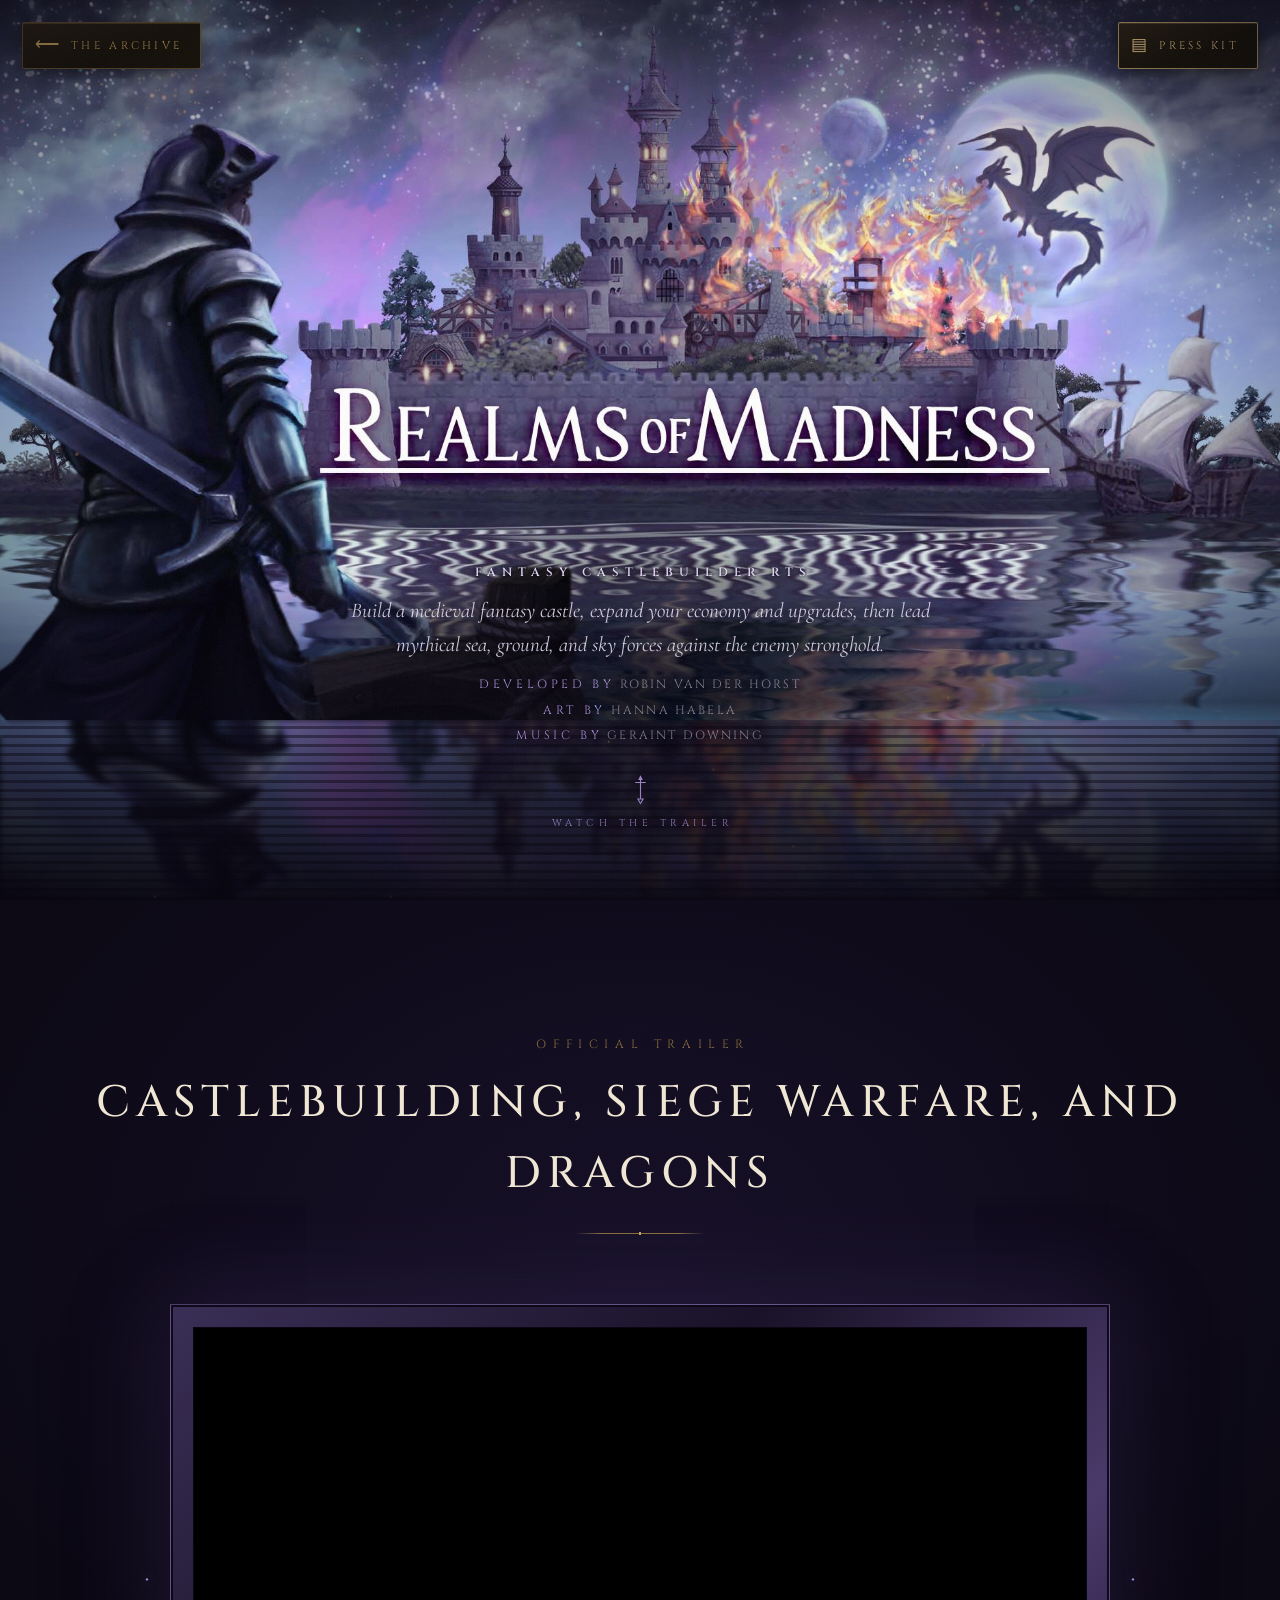
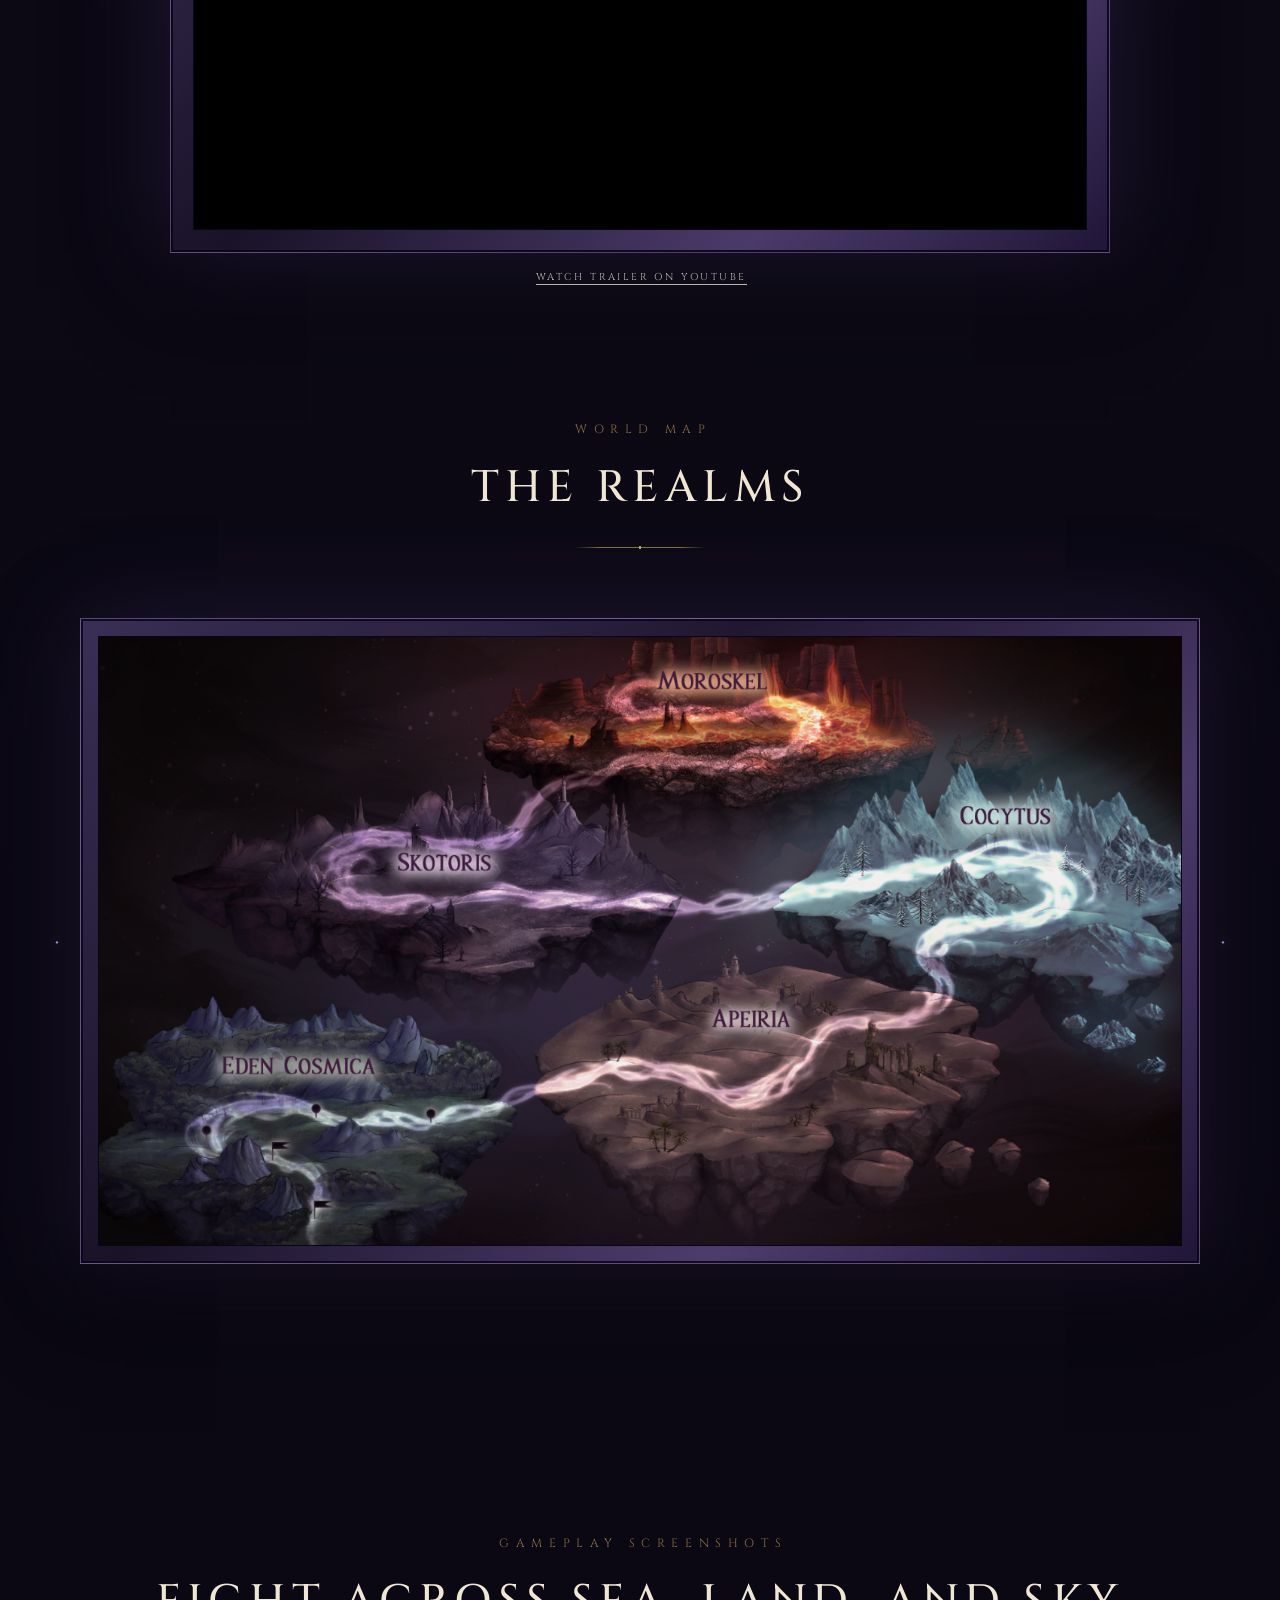
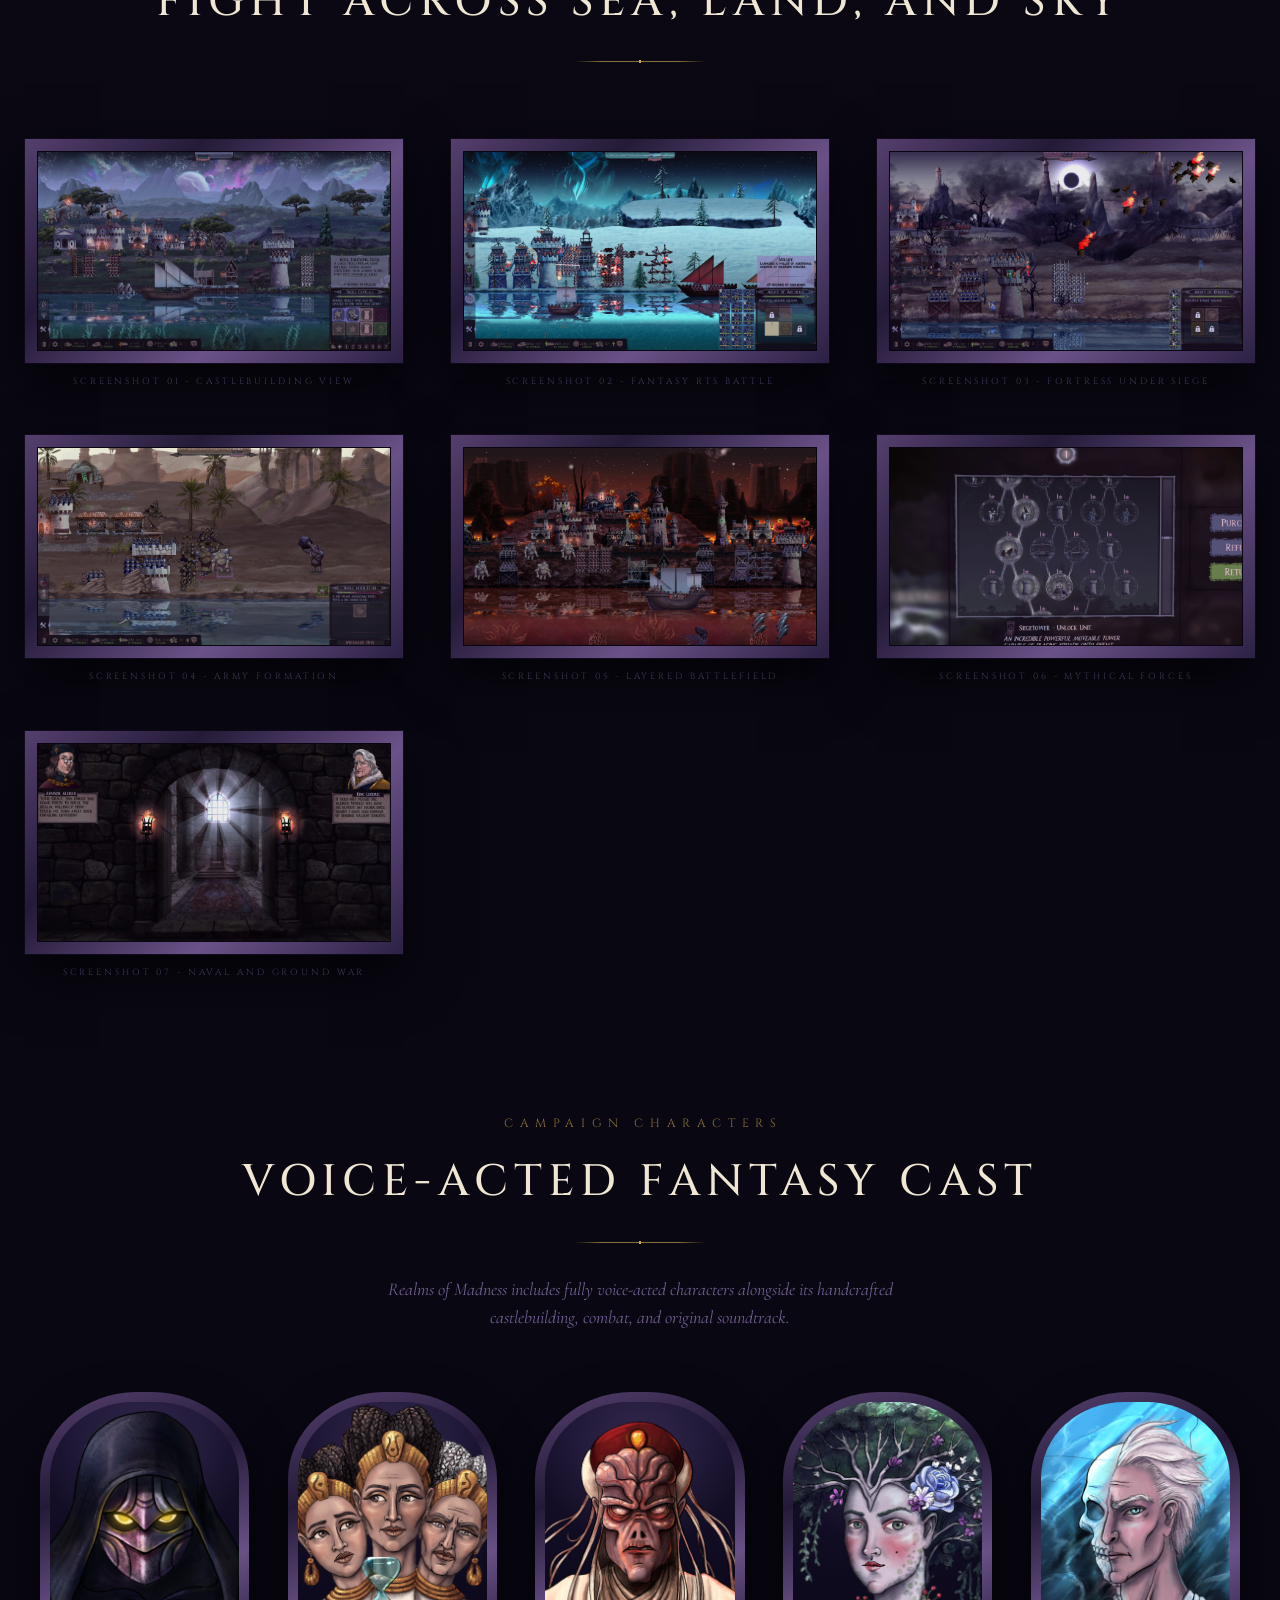
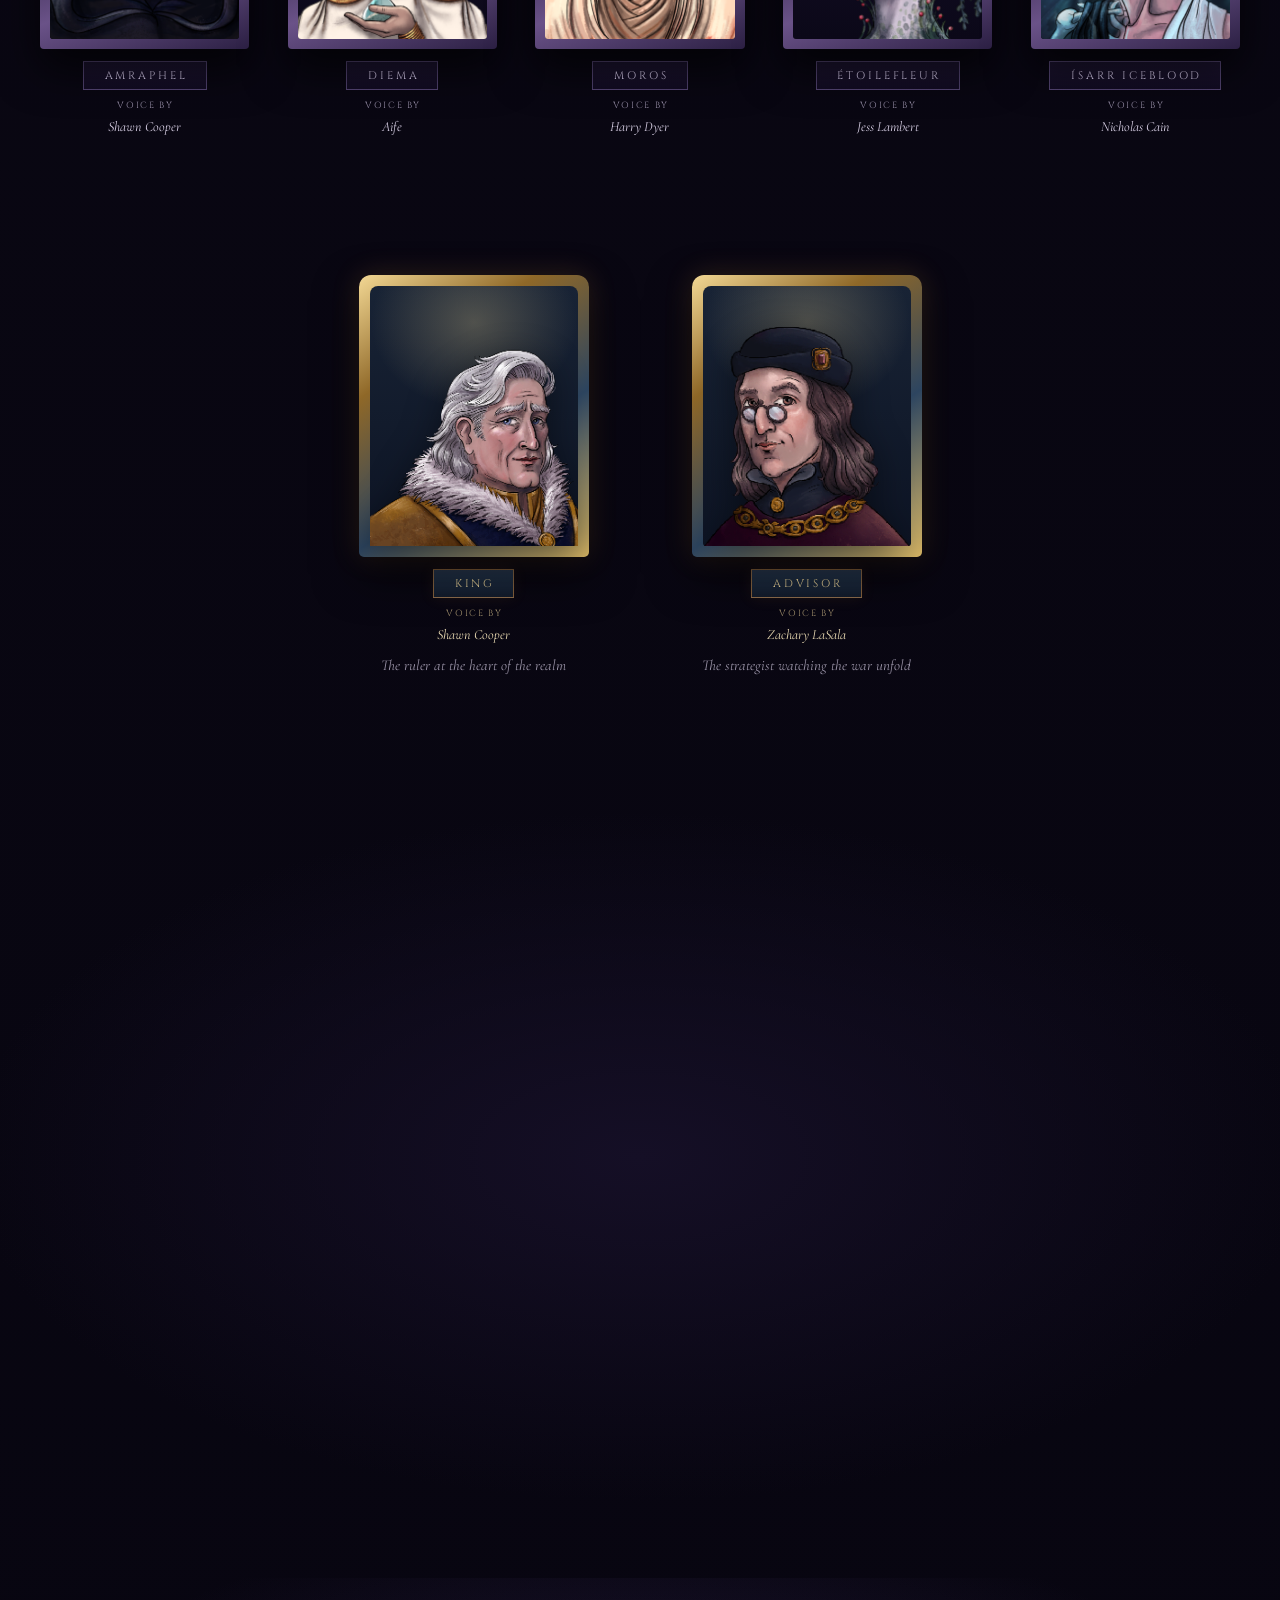
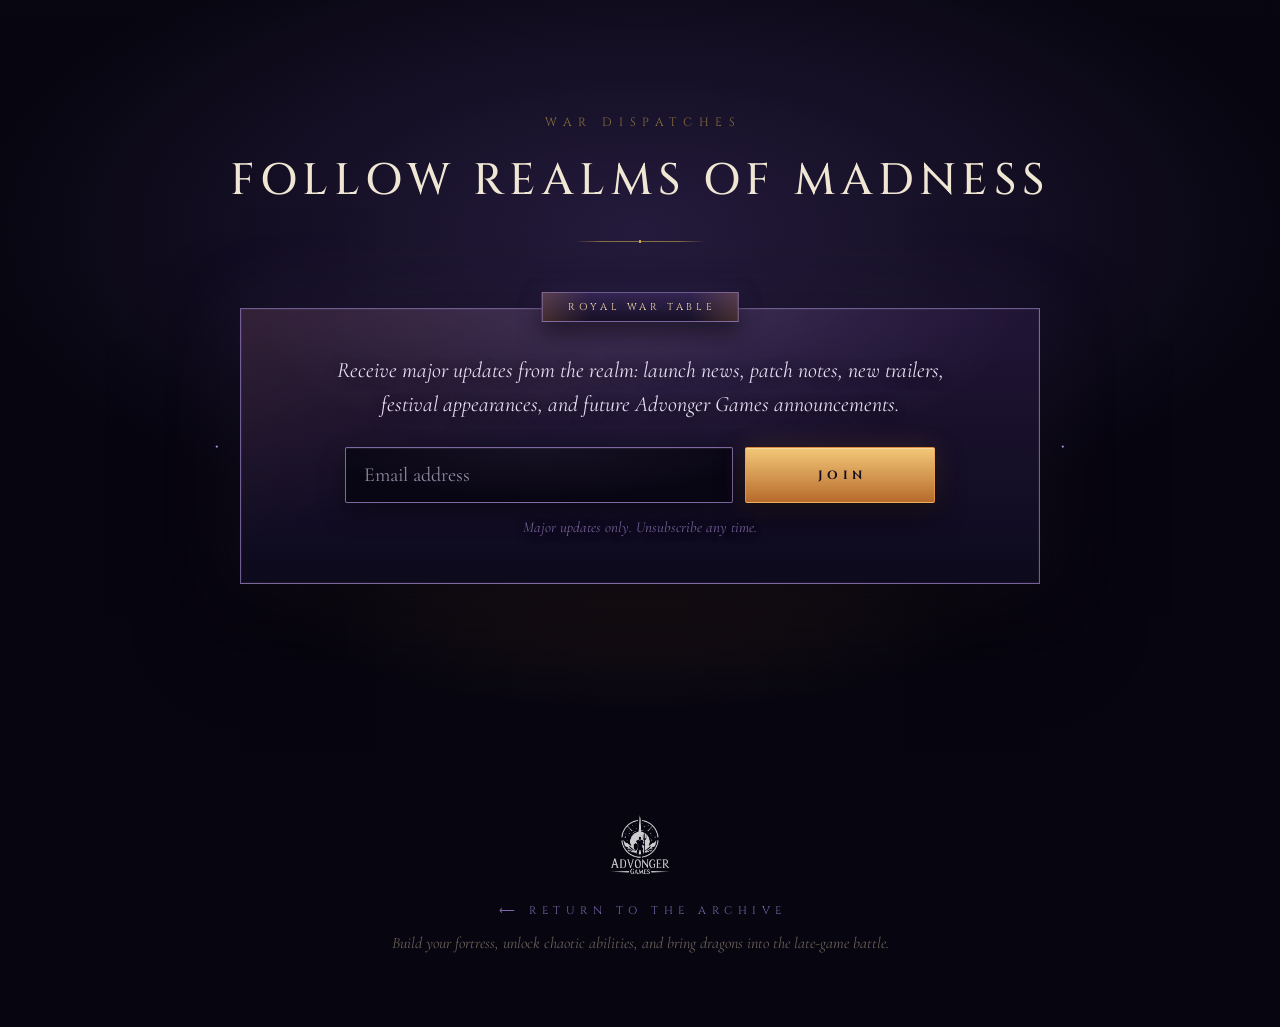
<file: realms-of-madness.html>
<!DOCTYPE html>
<html lang="en">
<head>
<meta charset="UTF-8">
<meta name="viewport" content="width=device-width, initial-scale=1.0">
<title>Realms of Madness - Advonger Games</title>
<meta name="description" content="Realms of Madness is a fantasy castlebuilder RTS where you build a medieval castle, command sea, ground, and sky forces, and demolish the enemy stronghold.">
<meta name="author" content="Advonger Games">
<meta name="theme-color" content="#0d0a16">
<link rel="canonical" href="https://advongergames.com/realms-of-madness.html">
<meta property="og:type" content="website">
<meta property="og:site_name" content="Advonger Games">
<meta property="og:title" content="Realms of Madness - Advonger Games">
<meta property="og:description" content="A fantasy castlebuilder RTS: build a medieval fortress, command sea, ground, and sky forces, unlock chaotic abilities, and summon dragons.">
<meta property="og:url" content="https://advongergames.com/realms-of-madness.html">
<meta property="og:image" content="https://advongergames.com/Realms%20of%20Madness/Cover%20Art/Realms-1920x1080.jpg">
<meta name="twitter:card" content="summary_large_image">
<meta name="twitter:title" content="Realms of Madness - Advonger Games">
<meta name="twitter:description" content="A fantasy castlebuilder RTS: build a medieval fortress, command sea, ground, and sky forces, unlock chaotic abilities, and summon dragons.">
<meta name="twitter:image" content="https://advongergames.com/Realms%20of%20Madness/Cover%20Art/Realms-1920x1080.jpg">
<script type="application/ld+json">
{
  "@context": "https://schema.org",
  "@type": "VideoGame",
  "name": "Realms of Madness",
  "url": "https://advongergames.com/realms-of-madness.html",
  "image": "https://advongergames.com/Realms%20of%20Madness/Cover%20Art/Realms-1920x1080.jpg",
  "description": "A fantasy castlebuilder RTS where you build a medieval castle, command sea, ground, and sky forces, and demolish the enemy stronghold.",
  "genre": ["Strategy", "Real-Time Strategy"],
  "gamePlatform": "PC",
  "author": { "@type": "Organization", "name": "Advonger Games", "url": "https://advongergames.com/" },
  "publisher": { "@type": "Organization", "name": "Advonger Games" },
  "sameAs": ["https://store.steampowered.com/app/2501920/Realms_of_Madness/"]
}
</script>
<link rel="icon" type="image/png" href="favicon.png">
<link rel="preconnect" href="https://fonts.googleapis.com">
<link rel="preconnect" href="https://fonts.gstatic.com" crossorigin>
<link rel="stylesheet" href="css/archive.css">
<script src="js/archive-transitions.js" defer></script>
<style>
/* ============================================================
   EXHIBIT II - REALMS OF MADNESS · two moons & burning water
   ============================================================ */
body.rom {
  --violet: #a98fd6;
  --violet-deep: #5b4390;
  --flame: #f0a04a;
  background: linear-gradient(#0d0a16, #070510);
}
body.rom .vignette {
  background: radial-gradient(ellipse at 50% 40%, transparent 48%, rgba(5,3,12,.62) 100%);
}
#embers { position: fixed; inset: 0; z-index: 3; pointer-events: none; }

/* ------------------------------------------------ hero */
.rom-hero {
  position: relative;
  min-height: 100vh;
  overflow: hidden;
  display: flex; flex-direction: column;
  justify-content: flex-end; align-items: center;
  text-align: center;
  padding: 90px 24px 0;
  isolation: isolate;
}
.rom-hero .bg {
  position: absolute; inset: 0 0 18% 0; z-index: -2;
  background: url('Realms%20of%20Madness/Cover%20Art/Realms-1920x1080.jpg') center 22% / cover no-repeat;
  animation: rom-drift 30s ease-in-out infinite alternate;
}
@keyframes rom-drift { from { transform: scale(1.03); } to { transform: scale(1.1) translateY(1%); } }
/* The title is baked into the key art. On screens wider than 16:9 the cover-crop
   zooms the art enough to drop that title onto the caption below; lift the art in
   graded steps so the baked title always clears the text. */
@media (min-aspect-ratio: 1.85/1) { .rom-hero .bg { background-position: center 40%; } }
@media (min-aspect-ratio: 2.1/1)  { .rom-hero .bg { background-position: center 46%; } }
@media (min-aspect-ratio: 2.3/1)  { .rom-hero .bg { background-position: center 50%; } }
/* the water: the same sky, drowned */
.rom-hero .water {
  position: absolute; left: 0; right: 0; bottom: 0; height: 20%; z-index: -1;
  overflow: hidden;
}
.rom-hero .water .flip {
  position: absolute; inset: 0;
  background: url('Realms%20of%20Madness/Cover%20Art/Realms-1920x1080.jpg') center 24% / cover no-repeat;
  transform: scaleY(-1);
  filter: blur(3px) saturate(1.35) brightness(.75);
  animation: water-breathe 8s ease-in-out infinite;
}
@keyframes water-breathe {
  0%, 100% { transform: scaleY(-1.04) skewX(0deg); }
  33%      { transform: scaleY(-1)    skewX(.8deg); }
  66%      { transform: scaleY(-1.06) skewX(-.8deg); }
}
.rom-hero .water::after {
  content: '';
  position: absolute; inset: 0;
  background:
    repeating-linear-gradient(rgba(7,5,16,0) 0 6px, rgba(7,5,16,.45) 6px 9px),
    linear-gradient(rgba(7,5,16,.15), rgba(7,5,16,.92));
  animation: water-lines 5s linear infinite;
}
@keyframes water-lines { from { background-position: 0 0, 0 0; } to { background-position: 0 9px, 0 0; } }
.rom-hero .tint {
  position: absolute; inset: 0; z-index: -1;
  background: linear-gradient(rgba(13,10,22,.35), transparent 30%, transparent 62%, rgba(7,5,16,.55) 78%, rgba(7,5,16,0) 82%);
  pointer-events: none;
}
.rom-hero .plaque-row {
  position: relative;
  margin-bottom: 5vh;
  padding: 34px 60px 24px;
  background: radial-gradient(ellipse 62% 75% at 50% 55%, rgba(7,5,16,.78), rgba(7,5,16,.32) 58%, transparent 82%);
  animation: rom-rise 2s .4s cubic-bezier(.2,.6,.2,1) both;
}
@keyframes rom-rise { from { opacity: 0; transform: translateY(26px); } to { opacity: 1; } }
.rom-hero .field-tag {
  font-family: var(--display); font-size: 12px; font-weight: 600;
  letter-spacing: .5em; text-indent: .5em; text-transform: uppercase;
  color: #ded4f2;
  text-shadow: 0 1px 3px rgba(7,5,16,.95), 0 0 14px rgba(7,5,16,.9), 0 2px 22px #000;
}
.rom-hero .field-note {
  margin-top: 12px; max-width: 600px;
  font-style: italic; font-size: 21px;
  color: rgba(226,216,240,.92);
  text-shadow: 0 2px 14px rgba(0,0,0,.9);
}
.rom-hero .devs {
  margin-top: 14px;
  font-family: var(--display);
  font-size: 12px; letter-spacing: .18em; text-transform: uppercase;
  color: rgba(226,216,240,.55);
  text-shadow: 0 2px 14px rgba(0,0,0,.9);
}
.rom-hero .devs .devs-label {
  color: var(--violet);
  letter-spacing: .3em;
}
.rom-hero .devs .credit-line {
  display: block;
  margin-top: 6px;
}
.rom-hero .devs .credit-line:first-child {
  margin-top: 0;
}
.rom-hero .descend {
  margin-top: 30px;
  display: inline-flex; flex-direction: column; align-items: center; gap: 10px;
  font-family: var(--display); font-size: 10px;
  letter-spacing: .45em; text-indent: .45em; text-transform: uppercase;
  color: var(--violet);
  cursor: pointer;
}
/* a sword, point down, as the scroll cue */
.rom-hero .descend svg { width: 15px; animation: sword-sink 2.6s ease-in-out infinite; }
@keyframes sword-sink { 50% { transform: translateY(8px); } }

/* mobile: the title is baked into the cover art, so on narrow screens
   show the full 16:9 art as a top banner and drop the text onto a solid
   panel below instead of letting the two overlap */
@media (max-width: 680px) {
  .rom-hero {
    min-height: auto;
    justify-content: flex-start;
    padding: 74px 20px 44px;
    background: #0d0a1c;
  }
  .rom-hero .bg {
    position: relative;
    inset: auto; z-index: 0;
    width: 100%;
    aspect-ratio: 16 / 9;
    background-position: center;
    animation: none;
    margin-bottom: 22px;
    border: 1px solid rgba(169,143,214,.28);
    box-shadow: 0 18px 44px rgba(0,0,0,.6);
  }
  .rom-hero .water,
  .rom-hero .tint { display: none; }
  .rom-hero .plaque-row {
    margin-bottom: 0;
    padding: 0;
    background: none;
  }
  .rom-hero .field-note { font-size: 18px; }
}

/* ------------------------------------------------ sections */
.rom section { padding: 15vh 24px; position: relative; }

/* scrying pool (trailer) */
.rom .scrying { background: radial-gradient(ellipse 75% 65% at 50% 32%, #171028, transparent 75%); }
.rom .trailer-frame {
  margin-top: 64px;
  aspect-ratio: auto;
  padding: clamp(14px, 1.8vw, 22px);
  background:
    linear-gradient(135deg, #3a2f56, #191228 40%, #4a3a6a 75%, #201638);
  border: 1px solid rgba(169,143,214,.35);
  box-shadow: 0 0 90px rgba(91,67,144,.35), 0 34px 90px rgba(0,0,0,.8), inset 0 0 0 2px rgba(10,6,20,.9);
  position: relative;
}
.rom .trailer-frame::before, .rom .trailer-frame::after {
  content: '◆';
  position: absolute; top: 50%; transform: translateY(-50%);
  color: var(--violet); font-size: 13px;
  text-shadow: 0 0 12px rgba(169,143,214,.8);
}
.rom .trailer-frame::before { left: -26px; }
.rom .trailer-frame::after { right: -26px; }
.rom .trailer-frame .well { position: relative; aspect-ratio: 16/9; background: #000; border: 1px solid #0a0614; }
.rom .trailer-frame iframe { position: absolute; inset: 0; width: 100%; height: 100%; }
.rom .plate {
  margin: 26px auto 0; width: fit-content;
  padding: 8px 26px;
  font-family: var(--display); font-size: 10px; letter-spacing: .4em; text-indent: .4em;
  text-transform: uppercase; color: var(--violet);
  border: 1px solid rgba(169,143,214,.4);
  background: linear-gradient(#1c1430, #120c22);
  box-shadow: 0 3px 14px rgba(0,0,0,.6);
}

/* visions (gallery) - paintings hung in the dark */
.rom .realm-map {
  margin: 64px auto 0;
  width: min(1120px, 100%);
  padding: clamp(10px, 1.3vw, 17px);
  background:
    radial-gradient(ellipse 75% 95% at 50% 45%, rgba(169,143,214,.16), transparent 66%),
    linear-gradient(135deg, #3a2f56, #191228 38%, #4a3a6a 72%, #201638);
  border: 1px solid rgba(169,143,214,.42);
  box-shadow: 0 0 90px rgba(91,67,144,.28), 0 34px 90px rgba(0,0,0,.74), inset 0 0 0 2px rgba(10,6,20,.88);
  position: relative;
}
.rom .realm-map::before,
.rom .realm-map::after {
  content: '◆';
  position: absolute;
  top: 50%;
  transform: translateY(-50%);
  color: var(--violet);
  font-size: 13px;
  text-shadow: 0 0 14px rgba(169,143,214,.9);
}
.rom .realm-map::before { left: -26px; }
.rom .realm-map::after { right: -26px; }
.rom .realm-map img {
  display: block;
  width: 100%;
  aspect-ratio: 16 / 9;
  object-fit: cover;
  border: 1px solid #0a0614;
  filter: brightness(.94) saturate(1.04);
}

.rom .visions-grid {
  margin: 70px auto 0;
  max-width: 1240px;
  display: grid;
  grid-template-columns: repeat(auto-fill, minmax(320px, 1fr));
  gap: clamp(30px, 3.6vw, 52px);
}
.rom .vision {
  cursor: zoom-in;
  transition: transform .7s cubic-bezier(.2,.6,.2,1);
}
.rom .vision:hover { transform: translateY(-9px); }
.rom .vision .frame {
  padding: clamp(9px, 1.1vw, 13px);
  background: linear-gradient(135deg, #55406e, #241a38 30%, #6a5288 65%, #2c2044);
  box-shadow: 0 20px 50px rgba(0,0,0,.7), inset 0 0 0 1px rgba(10,6,20,.9);
  position: relative;
  overflow: hidden;
}
.rom .vision .frame img {
  width: 100%; aspect-ratio: 16/9; object-fit: cover; display: block;
  border: 1px solid #0a0614;
  filter: brightness(.92);
  transition: filter .8s ease, transform 1.4s ease;
}
.rom .vision:hover .frame img { filter: brightness(1.08) saturate(1.12); transform: scale(1.05); }
/* candlelight sweep */
.rom .vision .frame::after {
  content: '';
  position: absolute; inset: -30% -50%;
  background: radial-gradient(ellipse 30% 55% at 50% 50%, rgba(240,160,74,.22), transparent 70%);
  transform: translateX(-80%);
  transition: transform 1.5s ease;
  pointer-events: none;
}
.rom .vision:hover .frame::after { transform: translateX(70%); }
.rom .vision .tag {
  margin-top: 10px; text-align: center;
  font-family: var(--display); font-size: 9px; letter-spacing: .32em;
  text-transform: uppercase; color: rgba(169,143,214,.6);
}

/* the mad court - portraits that watch back */
.rom .court-note {
  margin: 26px auto 0; max-width: 520px;
  text-align: center;
  font-style: italic; font-size: 18px;
  color: rgba(169,143,214,.65);
}
.rom .court {
  margin: 60px auto 0;
  max-width: 1200px;
  display: grid;
  grid-template-columns: repeat(auto-fill, minmax(190px, 1fr));
  gap: clamp(22px, 3vw, 40px);
  justify-items: center;
}
.rom .courtier { text-align: center; width: 100%; max-width: 240px; }
.rom .courtier .arch {
  position: relative;
  aspect-ratio: 4 / 4.9;
  border-radius: 46% 46% 4px 4px / 34% 34% 4px 4px;
  padding: clamp(7px, .9vw, 10px);
  background: linear-gradient(160deg, #55406e, #241a38 35%, #6a5288 70%, #2c2044);
  box-shadow: 0 18px 44px rgba(0,0,0,.7);
  overflow: hidden;
  cursor: pointer;
}
.rom .courtier .arch .velvet {
  position: absolute; inset: clamp(7px, .9vw, 10px);
  border-radius: 44% 44% 3px 3px / 32% 32% 3px 3px;
  background:
    radial-gradient(ellipse 90% 70% at 50% 20%, rgba(169,143,214,.2), transparent 60%),
    linear-gradient(#191230, #0b0818);
  overflow: hidden;
}
.rom .courtier img {
  position: absolute; inset: 0;
  width: 100%; height: 100%;
  object-fit: cover; object-position: 50% 15%;
  transition: opacity .28s ease, transform .8s ease;
}
.rom .courtier .portrait-variant,
.rom .courtier .eyes-closed,
.rom .courtier .eyes-variant {
  opacity: 0;
  pointer-events: none;
}
.rom .courtier .portrait { z-index: 0; }
.rom .courtier .portrait-variant { z-index: 1; }
.rom .courtier .eyes-closed { z-index: 2; }
.rom .courtier .eyes-variant { z-index: 3; }
.rom .courtier:hover .portrait,
.rom .courtier.show-variant .portrait { opacity: 0; }
.rom .courtier:hover .portrait-variant,
.rom .courtier.show-variant .portrait-variant { opacity: 1; }
.rom .courtier.blinking .eyes-closed { opacity: 1; }
.rom .courtier:hover.blinking .eyes-closed,
.rom .courtier.show-variant.blinking .eyes-closed { opacity: 0; }
.rom .courtier:hover.blinking .eyes-variant,
.rom .courtier.show-variant.blinking .eyes-variant { opacity: 1; }
.rom .courtier:hover img { transform: scale(1.06); }
/* moonlight passes over the face on hover */
.rom .courtier .arch::after {
  content: '';
  position: absolute; inset: -30% -50%; z-index: 2;
  background: radial-gradient(ellipse 30% 55% at 50% 50%, rgba(190,160,255,.24), transparent 70%);
  transform: translateX(-85%);
  transition: transform 1.4s ease;
  pointer-events: none;
}
.rom .courtier:hover .arch::after { transform: translateX(75%); }
.rom .courtier .name {
  margin: 12px auto 0; width: fit-content;
  padding: 5px 18px;
  font-family: var(--display); font-size: 11px;
  letter-spacing: .26em; text-indent: .26em; text-transform: uppercase;
  color: #d8cdec;
  border: 1px solid rgba(169,143,214,.4);
  background: linear-gradient(#1c1430, #120c22);
}
.rom .courtier .voice,
.rom .ally .voice {
  margin-top: 8px;
  font-family: var(--display);
  font-size: 9px;
  letter-spacing: .18em;
  text-indent: .18em;
  text-transform: uppercase;
  color: rgba(216,205,236,.7);
}
.rom .courtier .voice span,
.rom .ally .voice span {
  display: block;
  margin-top: 3px;
  font-family: var(--serif);
  font-size: 14px;
  font-style: italic;
  letter-spacing: 0;
  text-indent: 0;
  text-transform: none;
  color: rgba(238,229,252,.9);
}
.rom .courtier .epithet {
  margin-top: 7px;
  font-size: 15px; font-style: italic;
  color: rgba(169,143,214,.6);
  opacity: 0; transition: opacity .5s;
}
.rom .courtier:hover .epithet { opacity: 1; }
.rom .allies {
  margin: 58px auto 0;
  max-width: 620px;
  display: grid;
  grid-template-columns: repeat(2, minmax(180px, 1fr));
  gap: clamp(24px, 4vw, 46px);
  justify-items: center;
}
.rom .ally {
  width: 100%;
  max-width: 230px;
  text-align: center;
}
.rom .ally .sigil-frame {
  position: relative;
  aspect-ratio: 4 / 4.9;
  padding: clamp(8px, 1vw, 11px);
  border-radius: 12px 12px 5px 5px;
  background:
    linear-gradient(145deg, #f3d894, #8f6828 28%, #2d4560 62%, #d9b765);
  box-shadow: 0 18px 44px rgba(0,0,0,.62), 0 0 28px rgba(240,160,74,.18);
  overflow: hidden;
}
.rom .ally .sigil-frame::before {
  content: '';
  position: absolute; inset: clamp(8px, 1vw, 11px);
  border-radius: 8px 8px 3px 3px;
  background:
    radial-gradient(ellipse 80% 54% at 50% 14%, rgba(245,219,151,.26), transparent 62%),
    linear-gradient(#182335, #0d1424);
}
.rom .ally img {
  position: absolute; inset: clamp(8px, 1vw, 11px);
  z-index: 1;
  width: calc(100% - clamp(16px, 2vw, 22px));
  height: calc(100% - clamp(16px, 2vw, 22px));
  object-fit: contain;
  object-position: 50% 100%;
  filter: drop-shadow(0 10px 18px rgba(0,0,0,.45));
  transition: opacity .22s ease, transform .8s ease, filter .8s ease;
}
.rom .ally .ally-eyes {
  z-index: 2;
  opacity: 0;
  pointer-events: none;
}
.rom .ally.blinking .ally-eyes {
  opacity: 1;
}
.rom .ally:hover img {
  transform: translateY(-5px) scale(1.04);
  filter: drop-shadow(0 13px 22px rgba(0,0,0,.5)) brightness(1.08);
}
.rom .ally .name {
  margin: 12px auto 0; width: fit-content;
  padding: 5px 18px;
  font-family: var(--display); font-size: 11px;
  letter-spacing: .26em; text-indent: .26em; text-transform: uppercase;
  color: #f1d99d;
  border: 1px solid rgba(240,160,74,.52);
  background: linear-gradient(#243852, #121b2b);
  box-shadow: 0 0 16px rgba(240,160,74,.08);
}
.rom .ally .voice {
  color: rgba(241,217,157,.68);
}
.rom .ally .voice span {
  color: rgba(255,239,194,.92);
}
.rom .ally .epithet {
  margin-top: 7px;
  font-size: 15px; font-style: italic;
  color: rgba(226,216,240,.68);
}
@media (max-width: 520px) {
  .rom .allies { grid-template-columns: 1fr; }
}

/* war table (steam) */
.rom .war-table { background: radial-gradient(ellipse 70% 60% at 50% 45%, #150f26, transparent 75%); }
.rom .steam-shrine {
  margin-top: 60px;
  padding: clamp(18px, 2.4vw, 30px);
  background:
    radial-gradient(ellipse 80% 100% at 50% 0%, rgba(169,143,214,.08), transparent 60%),
    linear-gradient(#191230, #0e0a1e);
  border: 1px solid rgba(169,143,214,.4);
  box-shadow: 0 26px 70px rgba(0,0,0,.7), 0 0 60px rgba(91,67,144,.2);
  position: relative;
}
.rom .steam-shrine::before {
  content: 'BY ORDER OF HIS GRACE';
  position: absolute; top: -13px; left: 50%; transform: translateX(-50%);
  padding: 5px 20px;
  font-family: var(--display); font-size: 9px; letter-spacing: .4em; text-indent: .4em;
  color: #d8cdec;
  background: linear-gradient(#332552, #1c1434);
  border: 1px solid rgba(169,143,214,.5);
  white-space: nowrap;
}
.rom .steam-note a { color: var(--violet); border-color: rgba(169,143,214,.4); }
.rom .steam-note a:hover { color: #d8cdec; border-color: #d8cdec; }

/* war dispatches (newsletter) */
.rom .war-dispatches {
  background:
    radial-gradient(ellipse 70% 58% at 50% 34%, rgba(91,67,144,.34), transparent 74%),
    radial-gradient(ellipse 46% 30% at 50% 78%, rgba(240,160,74,.12), transparent 70%),
    linear-gradient(rgba(7,5,16,0), rgba(7,5,16,.78));
}
.rom .dispatch-frame {
  width: min(800px, 92vw);
  margin: 60px auto 0;
  padding: clamp(24px, 4vw, 44px);
  position: relative;
  background:
    radial-gradient(ellipse 80% 95% at 50% 0%, rgba(169,143,214,.2), transparent 60%),
    linear-gradient(160deg, rgba(240,160,74,.09), transparent 42%),
    linear-gradient(#211536, #0d0a1d);
  border: 1px solid rgba(169,143,214,.62);
  box-shadow:
    0 34px 90px rgba(0,0,0,.72),
    0 0 70px rgba(91,67,144,.24),
    inset 0 0 0 1px rgba(224,210,252,.055);
}
.rom .dispatch-frame::before,
.rom .dispatch-frame::after {
  content: '◆';
  position: absolute;
  top: 50%;
  transform: translateY(-50%);
  color: var(--violet);
  font-size: 12px;
  text-shadow: 0 0 16px rgba(169,143,214,.9);
}
.rom .dispatch-frame::before { left: -26px; }
.rom .dispatch-frame::after { right: -26px; }
.rom .dispatch-seal {
  position: absolute;
  top: -17px;
  left: 50%;
  transform: translateX(-50%);
  padding: 6px 22px;
  font-family: var(--display);
  font-size: 10px;
  letter-spacing: .36em;
  text-indent: .36em;
  text-transform: uppercase;
  color: #f5ddaa;
  background:
    linear-gradient(90deg, rgba(240,160,74,.2), transparent 24%, transparent 76%, rgba(240,160,74,.2)),
    linear-gradient(#332552, #171026);
  border: 1px solid rgba(169,143,214,.58);
  box-shadow: 0 10px 22px rgba(0,0,0,.52), 0 0 24px rgba(91,67,144,.22);
  white-space: nowrap;
}
.rom .dispatch-copy {
  max-width: 610px;
  margin: 0 auto 26px;
  text-align: center;
  font-style: italic;
  font-size: clamp(18px, 2vw, 22px);
  line-height: 1.55;
  color: rgba(238,229,252,.96);
  text-shadow: 0 2px 12px rgba(0,0,0,.75);
}
#mlb2-43343351.ml-form-embedContainer {
  width: 100%;
  max-width: 590px;
  margin: 0 auto;
}
#mlb2-43343351 .ml-form-embedWrapper {
  width: 100%;
}
#mlb2-43343351 .ml-form-embedContent {
  display: none;
}
#mlb2-43343351 .ml-block-form,
#mlb2-43343351 .ml-form-formContent {
  margin: 0;
}
#mlb2-43343351 input[type="email"] {
  width: 100%;
  min-height: 56px;
  padding: 15px 18px;
  color: #eee5fc;
  background:
    radial-gradient(ellipse 90% 140% at 50% 0%, rgba(169,143,214,.08), transparent 64%),
    #090614;
  border: 1px solid rgba(169,143,214,.72);
  border-radius: 2px;
  box-shadow: inset 0 1px 0 rgba(224,210,252,.08), 0 10px 24px rgba(0,0,0,.34);
  font-family: var(--serif);
  font-size: 20px;
  outline: none;
  transition: border-color .3s, box-shadow .3s, background .3s;
}
#mlb2-43343351 input[type="email"]::placeholder {
  color: rgba(216,205,236,.66);
}
#mlb2-43343351 input[type="email"]:focus {
  border-color: #d8cdec;
  box-shadow: inset 0 1px 0 rgba(224,210,252,.12), 0 0 30px rgba(169,143,214,.22);
  background:
    radial-gradient(ellipse 90% 140% at 50% 0%, rgba(169,143,214,.13), transparent 64%),
    #090614;
}
#mlb2-43343351 .ml-form-embedSubmit {
  margin-top: 16px;
}
#mlb2-43343351 .ml-form-embedSubmit button {
  width: 100%;
  min-height: 52px;
  border: 1px solid rgba(240,160,74,.62);
  border-radius: 2px;
  color: #140c21;
  background: linear-gradient(#f3c879, #b76b2c);
  box-shadow: 0 12px 28px rgba(0,0,0,.5), 0 0 26px rgba(240,160,74,.16), inset 0 1px 0 rgba(255,235,182,.55);
  cursor: pointer;
  font-family: var(--display);
  font-size: 12px;
  font-weight: 700;
  letter-spacing: .34em;
  text-indent: .34em;
  text-transform: uppercase;
  transition: transform .3s, box-shadow .3s, filter .3s;
}
#mlb2-43343351 .ml-form-embedSubmit button:hover,
#mlb2-43343351 .ml-form-embedSubmit button:focus-visible {
  transform: translateY(-1px);
  filter: brightness(1.08);
  box-shadow: 0 16px 36px rgba(0,0,0,.56), 0 0 32px rgba(240,160,74,.24), inset 0 1px 0 rgba(255,235,182,.66);
}
#mlb2-43343351 .ml-form-embedSubmit button.loading {
  display: none;
}
#mlb2-43343351 .ml-form-successBody {
  text-align: center;
}
#mlb2-43343351 .ml-form-successContent h4 {
  font-family: var(--display);
  font-size: clamp(22px, 3vw, 34px);
  font-weight: 500;
  letter-spacing: .18em;
  text-transform: uppercase;
  color: #d8cdec;
  text-shadow: 0 0 18px rgba(169,143,214,.26);
}
#mlb2-43343351 .ml-form-successContent p,
.rom .dispatch-note {
  margin-top: 12px;
  text-align: center;
  color: rgba(169,143,214,.66);
  text-shadow: 0 2px 10px rgba(0,0,0,.75);
  font-size: 15px;
  font-style: italic;
}
.ml-form-embedSubmitLoad {
  display: inline-block;
  width: 20px;
  height: 20px;
}
.ml-form-embedSubmitLoad::after {
  content: " ";
  display: block;
  width: 11px;
  height: 11px;
  margin: 1px;
  border-radius: 50%;
  border: 4px solid #140c21;
  border-color: #140c21 #140c21 #140c21 transparent;
  animation: ml-form-embedSubmitLoad 1.2s linear infinite;
}
@keyframes ml-form-embedSubmitLoad {
  to { transform: rotate(360deg); }
}
.sr-only {
  position: absolute;
  width: 1px;
  height: 1px;
  padding: 0;
  margin: -1px;
  overflow: hidden;
  clip: rect(0,0,0,0);
  border: 0;
}
@media (min-width: 700px) {
  #mlb2-43343351 .ml-form-formContent {
    display: grid;
    grid-template-columns: minmax(0, 1fr) 190px;
    gap: 12px;
    align-items: stretch;
  }
  #mlb2-43343351 .ml-form-embedSubmit {
    margin-top: 0;
  }
  #mlb2-43343351 .ml-form-embedSubmit button {
    height: 100%;
  }
}
@media (max-width: 520px) {
  .rom .dispatch-frame::before,
  .rom .dispatch-frame::after {
    display: none;
  }
  .rom .dispatch-seal {
    max-width: calc(100% - 40px);
    overflow-wrap: anywhere;
    white-space: normal;
    text-align: center;
  }
  #mlb2-43343351 .ml-form-embedSubmit button {
    letter-spacing: .22em;
    text-indent: .22em;
  }
}

.rom .colophon .curator, .rom .colophon .curator a { color: #7a68a8; }
</style>
</head>
<body class="rom">

<div class="arrive-shade"></div>
<div class="grain"></div>
<div class="vignette"></div>
<canvas id="embers"></canvas>

<a class="return-plaque" href="index.html"><span class="arrow">⟵</span> The Archive</a>
<a class="return-plaque press-plaque" href="presskit-realms-of-madness.html"><span class="arrow">▤</span> Press Kit</a>

<!-- ═══════ HERO ═══════ -->
<header class="rom-hero">
  <div class="bg"></div>
  <div class="tint"></div>
  <div class="water"><div class="flip"></div></div>
  <div class="plaque-row">
    <p class="field-tag">Fantasy Castlebuilder RTS</p>
    <p class="field-note">Build a medieval fantasy castle, expand your economy and upgrades, then lead mythical sea, ground, and sky forces against the enemy stronghold.</p>
    <p class="devs">
      <span class="credit-line"><span class="devs-label">Developed by</span> Robin van der Horst</span>
      <span class="credit-line"><span class="devs-label">Art by</span> Hanna Habela</span>
      <span class="credit-line"><span class="devs-label">Music by</span> Geraint Downing</span>
    </p>
    <a class="descend" href="#scrying">
      <svg viewBox="0 0 20 40" fill="none" stroke="#a98fd6" stroke-width="1.5" aria-hidden="true">
        <path d="M10 2v30M10 38l-3.5-6h7L10 38ZM3 10h14M10 2l-2 4h4l-2-4Z"/>
      </svg>
      Watch the trailer
    </a>
  </div>
</header>

<!-- ═══════ TRAILER ═══════ -->
<section class="scrying" id="scrying">
  <div class="hall-heading reveal">
    <span class="over">Official Trailer</span>
    <h2>Castlebuilding, Siege Warfare, and Dragons</h2>
    <div class="rule"></div>
  </div>
  <div class="trailer-frame reveal d1">
    <div class="well">
      <iframe src="https://www.youtube-nocookie.com/embed/bZRip2tBhMY" title="Realms of Madness - trailer"
              loading="lazy" allow="accelerometer; autoplay; clipboard-write; encrypted-media; gyroscope; picture-in-picture"
              allowfullscreen></iframe>
    </div>
  </div>
  <p class="trailer-link reveal d2"><a href="https://www.youtube.com/watch?v=bZRip2tBhMY" target="_blank" rel="noopener">Watch trailer on YouTube</a></p>
</section>

<section style="padding-top:0;">
  <div class="hall-heading reveal">
    <span class="over">World Map</span>
    <h2>The Realms</h2>
    <div class="rule"></div>
  </div>
  <figure class="realm-map reveal d1">
    <img src="Realms%20of%20Madness/world_map.jpg" alt="World map for Realms of Madness" loading="lazy">
  </figure>
</section>

<!-- ═══════ GALLERY ═══════ -->
<section>
  <div class="hall-heading reveal">
    <span class="over">Gameplay Screenshots</span>
    <h2>Fight Across Sea, Land, and Sky</h2>
    <div class="rule"></div>
  </div>
  <div class="visions-grid" id="visions"></div>
</section>

<!-- ═══════ THE MAD COURT ═══════ -->
<section style="padding-top:0;">
  <div class="hall-heading reveal">
    <span class="over">Campaign Characters</span>
    <h2>Voice-Acted Fantasy Cast</h2>
    <div class="rule"></div>
  </div>
  <p class="court-note reveal d1">Realms of Madness includes fully voice-acted characters alongside its handcrafted castlebuilding, combat, and original soundtrack.</p>
  <div class="court" id="court"></div>
  <div class="allies" id="allies" aria-label="The defenders"></div>
</section>

<!-- ═══════ STEAM ═══════ -->
<section class="war-table">
  <div class="hall-heading reveal">
    <span class="over">Steam Page</span>
    <h2>Realms of Madness is available now!</h2>
    <div class="rule"></div>
  </div>
  <div class="steam-shrine reveal d1">
    <iframe class="steam-widget" src="https://store.steampowered.com/widget/2501920/" title="Realms of Madness on Steam" loading="lazy"></iframe>
    <p class="steam-note">Realms of Madness is available on
      <a href="https://store.steampowered.com/app/2501920/Realms_of_Madness/" target="_blank" rel="noopener">Steam - Realms of Madness</a>.</p>
  </div>
</section>

<!-- ═══════ RETURN ═══════ -->
<section class="war-dispatches" id="dispatches">
  <div class="hall-heading reveal">
    <span class="over">War Dispatches</span>
    <h2>Follow Realms of Madness</h2>
    <div class="rule"></div>
  </div>
  <div class="dispatch-frame reveal d1">
    <span class="dispatch-seal">Royal War Table</span>
    <p class="dispatch-copy">Receive major updates from the realm: launch news, patch notes, new trailers, festival appearances, and future Advonger Games announcements.</p>

    <div id="mlb2-43343351" class="ml-form-embedContainer ml-subscribe-form ml-subscribe-form-43343351">
      <div class="ml-form-align-center">
        <div class="ml-form-embedWrapper embedForm">
          <div class="ml-form-embedBody ml-form-embedBodyDefault row-form">
            <div class="ml-form-embedContent">
              <h4>Newsletter</h4>
              <p>Signup for news and special offers!</p>
            </div>
            <form class="ml-block-form" action="https://assets.mailerlite.com/jsonp/434629/forms/191967124787299743/subscribe" data-code="" method="post" target="_blank">
              <div class="ml-form-formContent">
                <div class="ml-form-fieldRow ml-last-item">
                  <div class="ml-field-group ml-field-email ml-validate-email ml-validate-required">
                    <label class="sr-only" for="rom-dispatch-email">Email address</label>
                    <input id="rom-dispatch-email" aria-label="email" aria-required="true" type="email" class="form-control" name="fields[email]" placeholder="Email address" autocomplete="email">
                  </div>
                </div>
                <input type="hidden" name="ml-submit" value="1">
                <div class="ml-form-embedSubmit">
                  <button type="submit" class="primary">Join</button>
                  <button disabled="disabled" style="display: none;" type="button" class="loading">
                    <div class="ml-form-embedSubmitLoad"></div>
                    <span class="sr-only">Loading...</span>
                  </button>
                </div>
              </div>
              <input type="hidden" name="anticsrf" value="true">
            </form>
          </div>
          <div class="ml-form-successBody row-success" style="display: none">
            <div class="ml-form-successContent">
              <h4>Thank you</h4>
              <p>You have joined the war dispatch list.</p>
            </div>
          </div>
        </div>
      </div>
    </div>

    <p class="dispatch-note">Major updates only. Unsubscribe any time.</p>
  </div>
</section>

<footer class="colophon">
  <img class="mark" src="Advonger_Games_logo.png" alt="">
  <p class="curator"><a href="index.html">⟵ Return to the Archive</a></p>
  <p class="quiet">Build your fortress, unlock chaotic abilities, and bring dragons into the late-game battle.</p>
</footer>

<div class="lightbox" id="lightbox">
  <img src="[data-uri]" alt="">
  <span class="lb-caption"></span>
</div>

<script>
/* embers drifting up */
(() => {
  const c = document.getElementById('embers');
  const ctx = c.getContext('2d');
  let w, h, sparks;
  const resize = () => {
    w = c.width = innerWidth; h = c.height = innerHeight;
    sparks = Array.from({length: Math.min(46, innerWidth / 26)}, () => ({
      x: Math.random() * w, y: Math.random() * h,
      r: .5 + Math.random() * 1.6,
      vx: -.15 + Math.random() * .3, vy: -.25 - Math.random() * .5,
      a: .1 + Math.random() * .4, p: Math.random() * Math.PI * 2,
      hot: Math.random() < .6
    }));
  };
  resize(); addEventListener('resize', resize);
  (function tick() {
    ctx.clearRect(0, 0, w, h);
    for (const s of sparks) {
      s.x += s.vx + Math.sin(s.p) * .3; s.y += s.vy; s.p += .02;
      if (s.y < -6) { s.y = h + 6; s.x = Math.random() * w; }
      ctx.globalAlpha = s.a * (0.55 + 0.45 * Math.sin(s.p * 2));
      ctx.fillStyle = s.hot ? '#f0a04a' : '#a98fd6';
      ctx.beginPath(); ctx.arc(s.x, s.y, s.r, 0, 7); ctx.fill();
    }
    requestAnimationFrame(tick);
  })();
})();

/* gallery: seven visions */
(() => {
  const wrap = document.getElementById('visions');
  const tags = ['Castlebuilding View','Fantasy RTS Battle','Fortress Under Siege','Army Formation',
                'Layered Battlefield','Mythical Forces','Naval and Ground War'];
  for (let i = 1; i <= 7; i++) {
    const f = document.createElement('figure');
    f.className = 'vision reveal';
    f.innerHTML = `
      <div class="frame"><img src="Realms%20of%20Madness/Screenshot${i}.jpg" loading="lazy"
        alt="Realms of Madness screenshot ${i}"></div>
      <figcaption class="tag">Screenshot ${String(i).padStart(2,'0')} - ${tags[i-1]}</figcaption>`;
    wrap.appendChild(f);
  }
})();

/* the mad court: portraits that blink, and change when you come close */
(() => {
  const dir = 'Realms of Madness/The Cast/';
  const cast = [
    ['Amraphel',        'Shawn Cooper',  'The scribe of Light and Darkness who rules over the shadowy land of Skotoris.'],
    ['Diema',           'Aife',          'The scribe of Time and the keeper of Apeiria.'],
    ['Moros',           'Harry Dyer',    'Fate incarnate, who hides in Moroskel.'],
    ['Étoilefleur',     'Jess Lambert',  'The kindest of the bunch. She is the scribe of nature.'],
    ['Ísarr Iceblood',  'Nicholas Cain', 'A cold-blooded scribe of the frozen north. He rules over Life and Death while embodying both.'],
  ];
  const fileOf = (name, variant, closed) => {
    /* The closed-eye files are transparent overlays, not full portraits. */
    let f;
    if (variant && closed) f = `${name} variant eyes closed.png`;
    else if (variant)      f = `${name} variant.png`;
    else if (closed)       f = `${name} eyes closed.png`;
    else                   f = `${name} 1.png`;
    return encodeURI(dir + f);
  };

  const wrap = document.getElementById('court');
  cast.forEach(([name, actor, epithet]) => {
    /* preload all four states */
    [[0,0],[0,1],[1,0],[1,1]].forEach(([v, c]) => { const i = new Image(); i.src = fileOf(name, v, c); });

    const el = document.createElement('div');
    el.className = 'courtier reveal';
    el.innerHTML = `
      <div class="arch"><div class="velvet">
        <img class="portrait" src="${fileOf(name, 0, 0)}" loading="lazy" alt="${name}, a character from Realms of Madness">
        <img class="portrait-variant" src="${fileOf(name, 1, 0)}" loading="lazy" alt="">
        <img class="eyes-closed" src="${fileOf(name, 0, 1)}" loading="lazy" alt="">
        <img class="eyes-variant" src="${fileOf(name, 1, 1)}" loading="lazy" alt="">
      </div></div>
      <div class="name">${name}</div>
      <p class="voice">Voice by <span>${actor}</span></p>
      <p class="epithet">${epithet}</p>`;
    wrap.appendChild(el);

    let closed = false;
    const paint = () => {
      el.classList.toggle('blinking', closed);
    };

    /* blink at uneasy intervals */
    (function blink() {
      setTimeout(() => {
        closed = true; paint();
        setTimeout(() => { closed = false; paint(); blink(); }, 140 + Math.random() * 90);
      }, 2200 + Math.random() * 5200);
    })();
  });

  const allyDir = 'Realms of Madness/The Cast/';
  const allyFile = file => encodeURI(allyDir + file);
  const allies = [
    ['King', 'King.png', 'King_Eyes.png', 'Shawn Cooper', 'The ruler at the heart of the realm'],
    ['Advisor', 'Advisor.png', 'Advisor_Eyes.png', 'Zachary LaSala', 'The strategist watching the war unfold'],
  ];
  const allyWrap = document.getElementById('allies');
  allies.forEach(([name, src, eyes, actor, epithet]) => {
    [src, eyes].forEach(file => { const img = new Image(); img.src = allyFile(file); });
    const el = document.createElement('div');
    el.className = 'ally reveal';
    el.innerHTML = `
      <div class="sigil-frame">
        <img class="ally-portrait" src="${allyFile(src)}" loading="lazy" alt="${name}, one of the defenders">
        <img class="ally-eyes" src="${allyFile(eyes)}" loading="lazy" alt="">
      </div>
      <div class="name">${name}</div>
      <p class="voice">Voice by <span>${actor}</span></p>
      <p class="epithet">${epithet}</p>`;
    allyWrap.appendChild(el);

    (function blink() {
      setTimeout(() => {
        el.classList.add('blinking');
        setTimeout(() => { el.classList.remove('blinking'); blink(); }, 130 + Math.random() * 80);
      }, 2600 + Math.random() * 5600);
    })();
  });
})();

/* reveal on scroll */
(() => {
  const io = new IntersectionObserver(es => es.forEach(e => {
    if (e.isIntersecting) { e.target.classList.add('lit'); io.unobserve(e.target); }
  }), { threshold: .18 });
  document.querySelectorAll('.reveal').forEach(el => io.observe(el));
})();

/* lightbox */
(() => {
  const lb = document.getElementById('lightbox');
  const img = lb.querySelector('img');
  const cap = lb.querySelector('.lb-caption');
  document.getElementById('visions').addEventListener('click', e => {
    const fig = e.target.closest('.vision');
    if (!fig) return;
    img.src = fig.querySelector('img').src;
    cap.textContent = fig.querySelector('.tag').textContent;
    lb.classList.add('open');
  });
  lb.addEventListener('click', () => lb.classList.remove('open'));
  addEventListener('keydown', e => { if (e.key === 'Escape') lb.classList.remove('open'); });
})();
</script>
<script>
window.ml_webform_success_43343351 = function() {
  var $ = window.ml_jQuery || window.jQuery;
  if ($) {
    $('.ml-subscribe-form-43343351 .row-success').show();
    $('.ml-subscribe-form-43343351 .row-form').hide();
    return;
  }
  document.querySelectorAll('.ml-subscribe-form-43343351 .row-success').forEach(function(el) {
    el.style.display = 'block';
  });
  document.querySelectorAll('.ml-subscribe-form-43343351 .row-form').forEach(function(el) {
    el.style.display = 'none';
  });
};
</script>
<script src="https://groot.mailerlite.com/js/w/webforms.min.js?v83147fa8ce2d95cb73ece7f28b469519" type="text/javascript"></script>
<script>
fetch("https://assets.mailerlite.com/jsonp/434629/forms/191967124787299743/takel").catch(function() {});
</script>
</body>
</html>
</file>
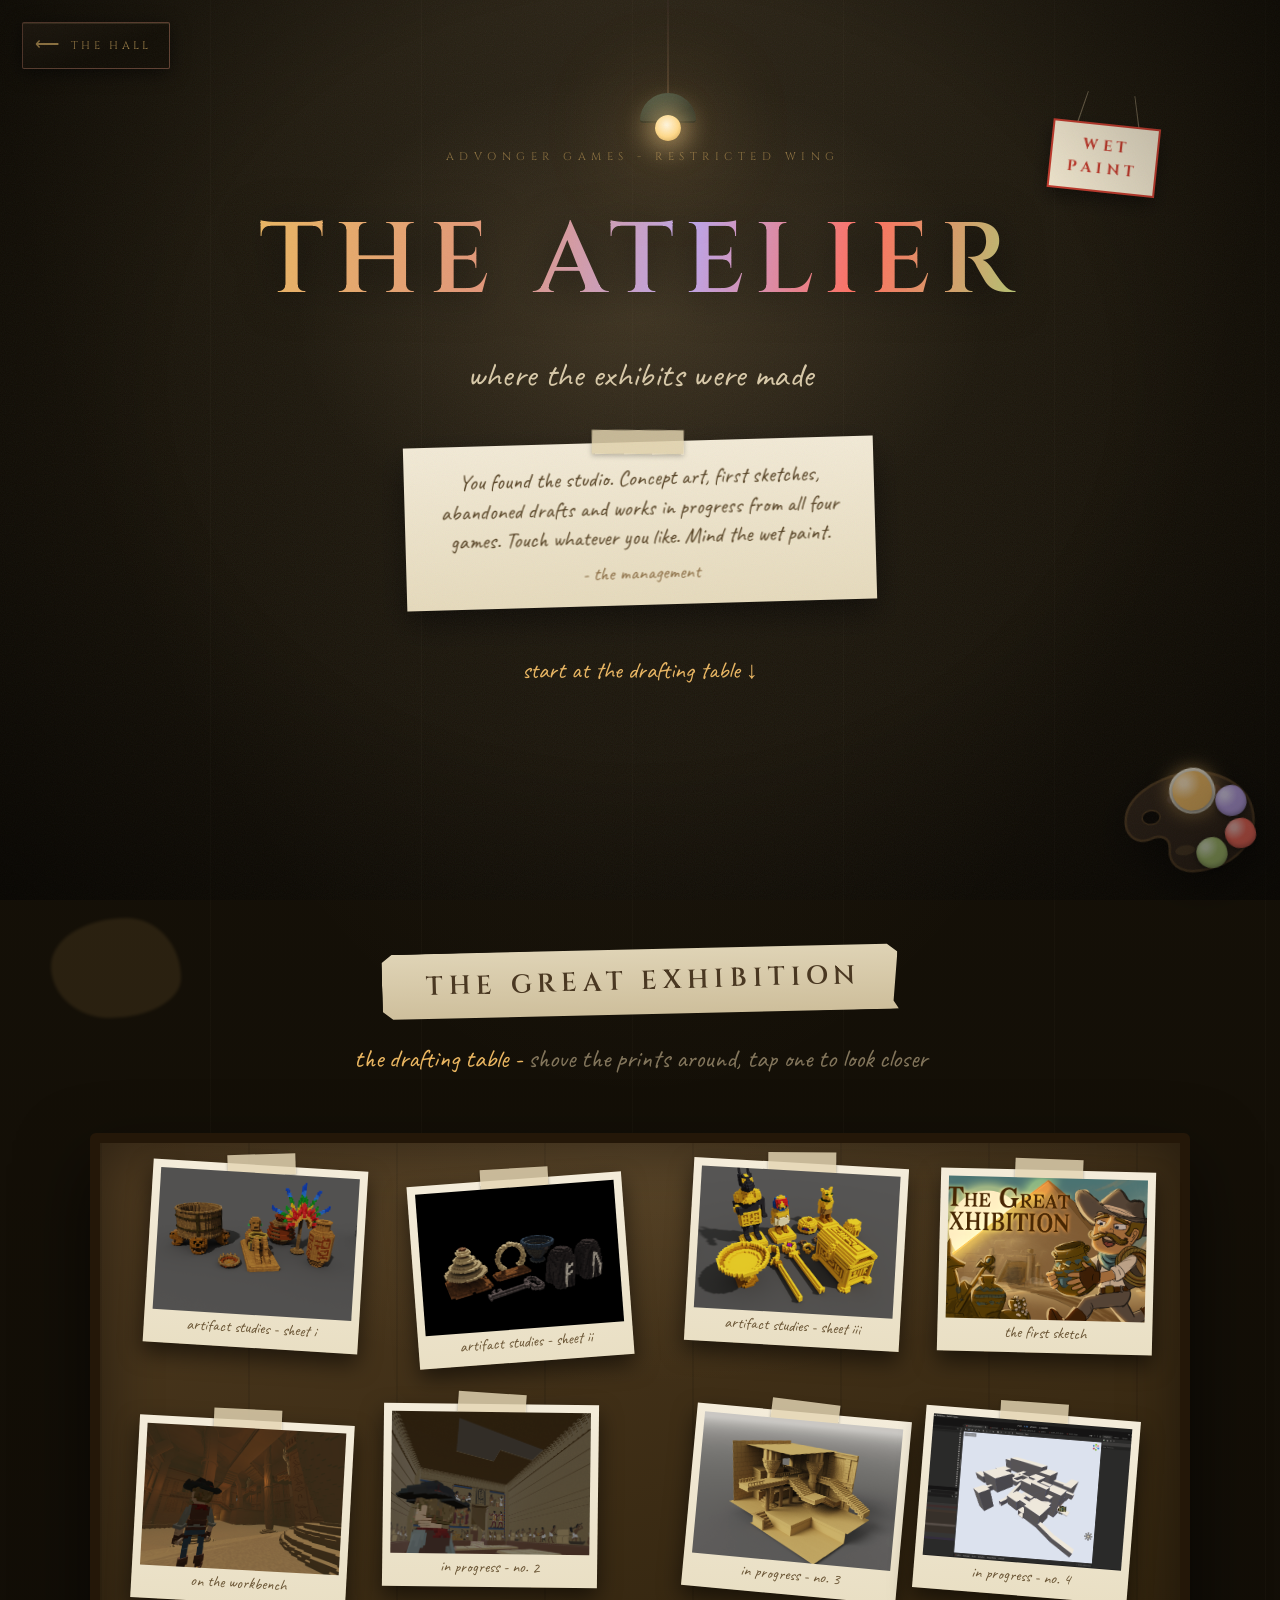
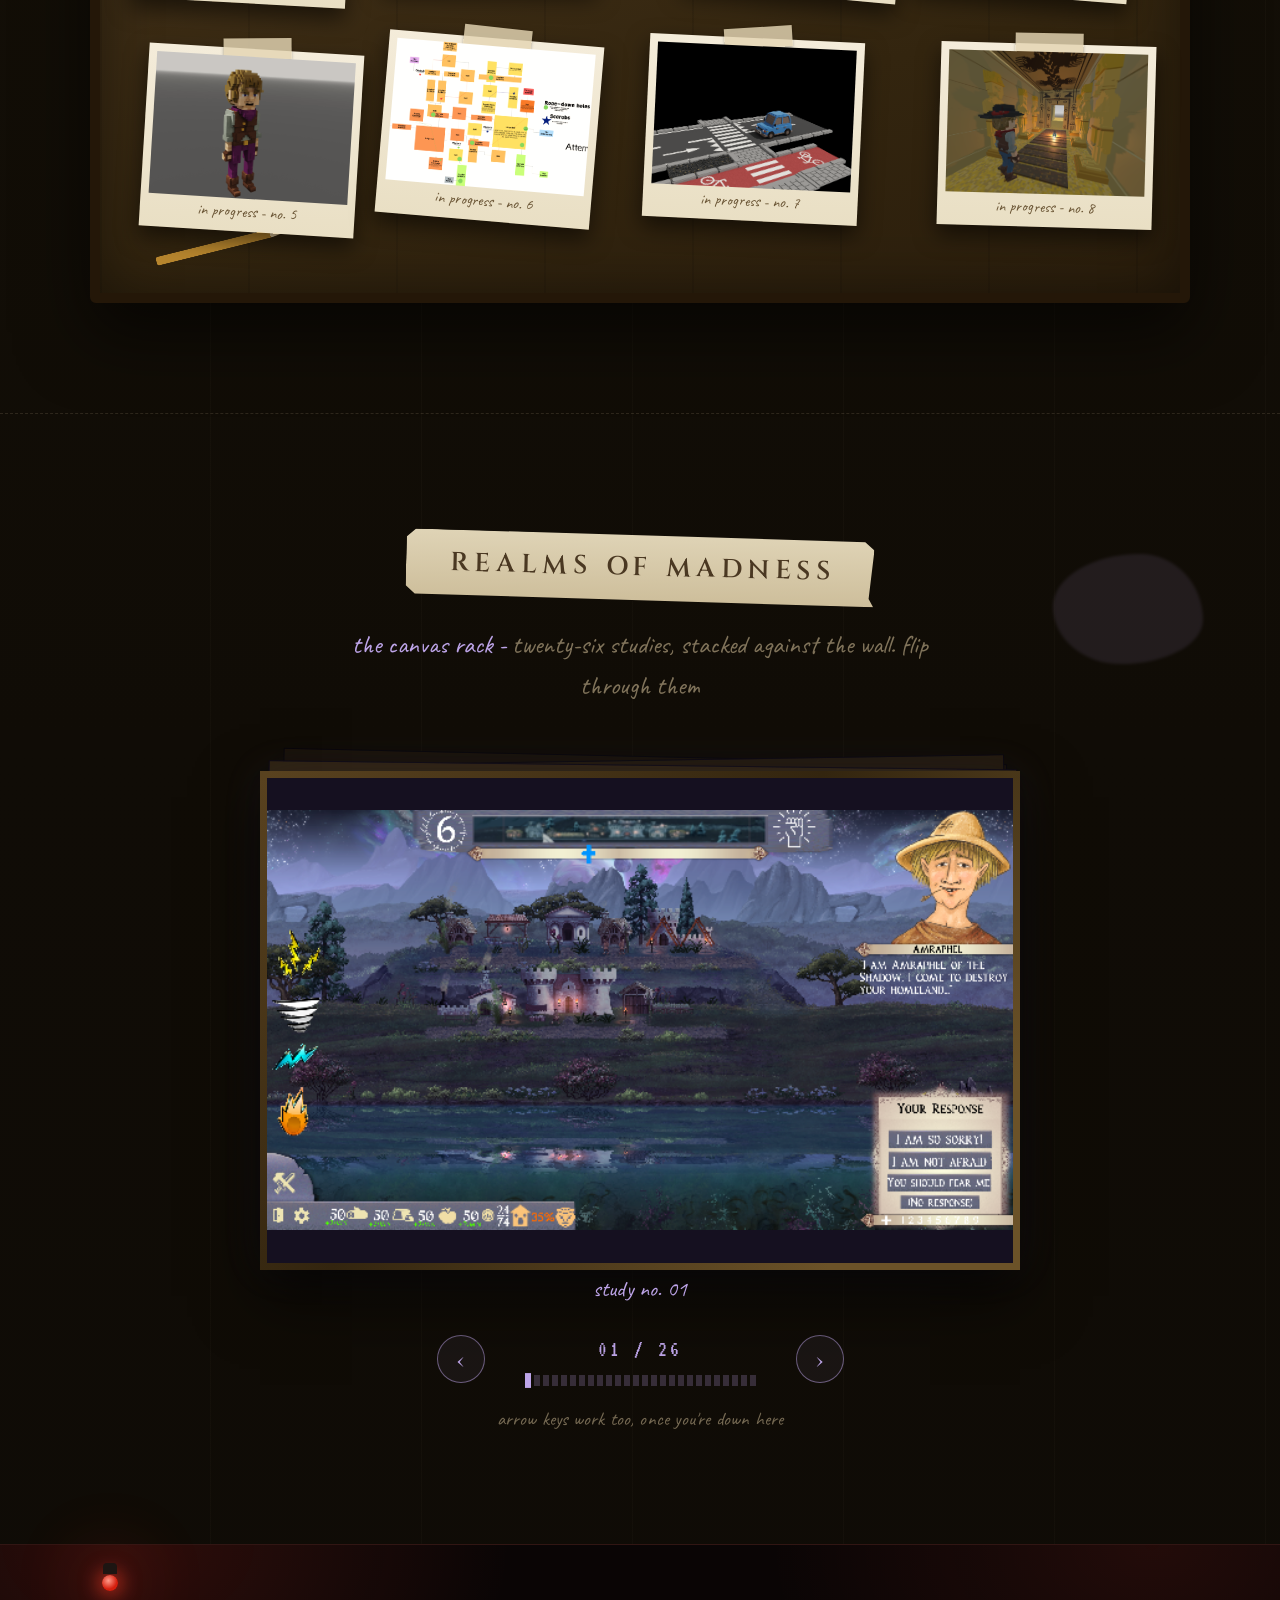
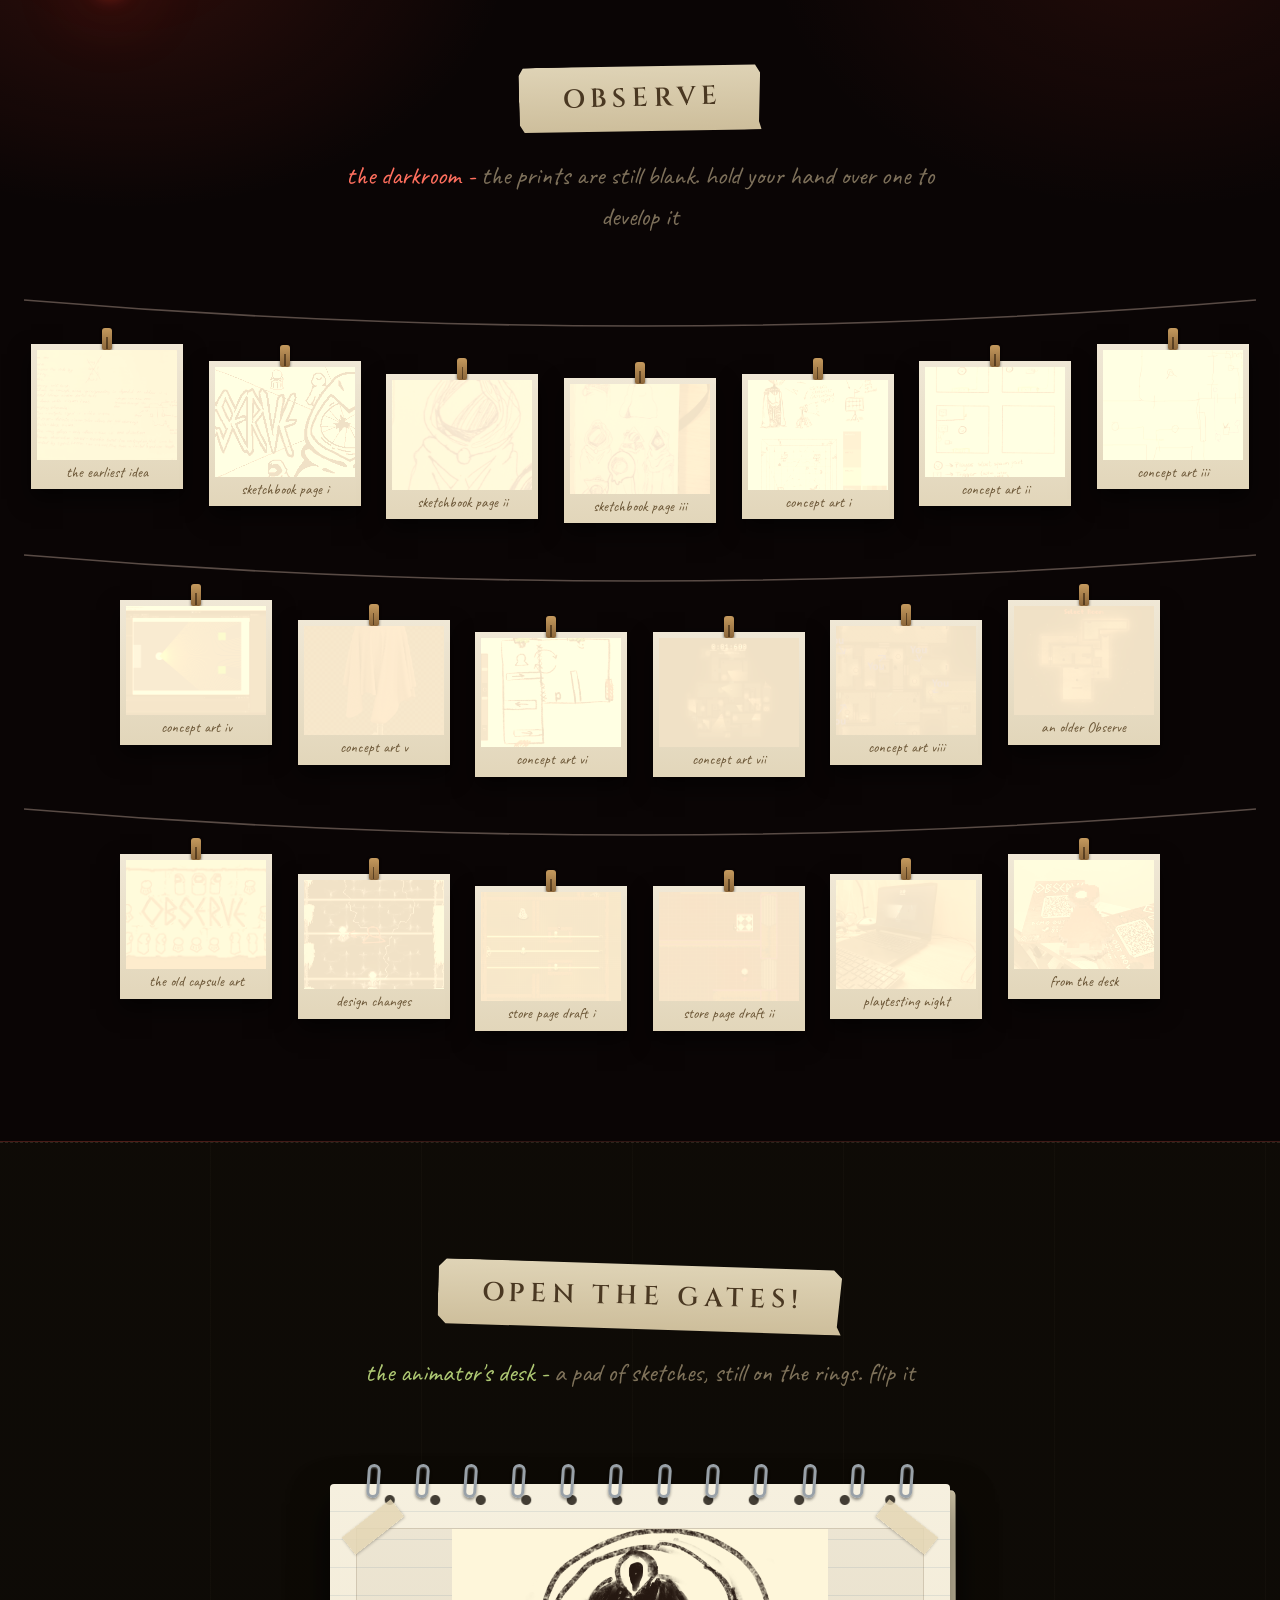
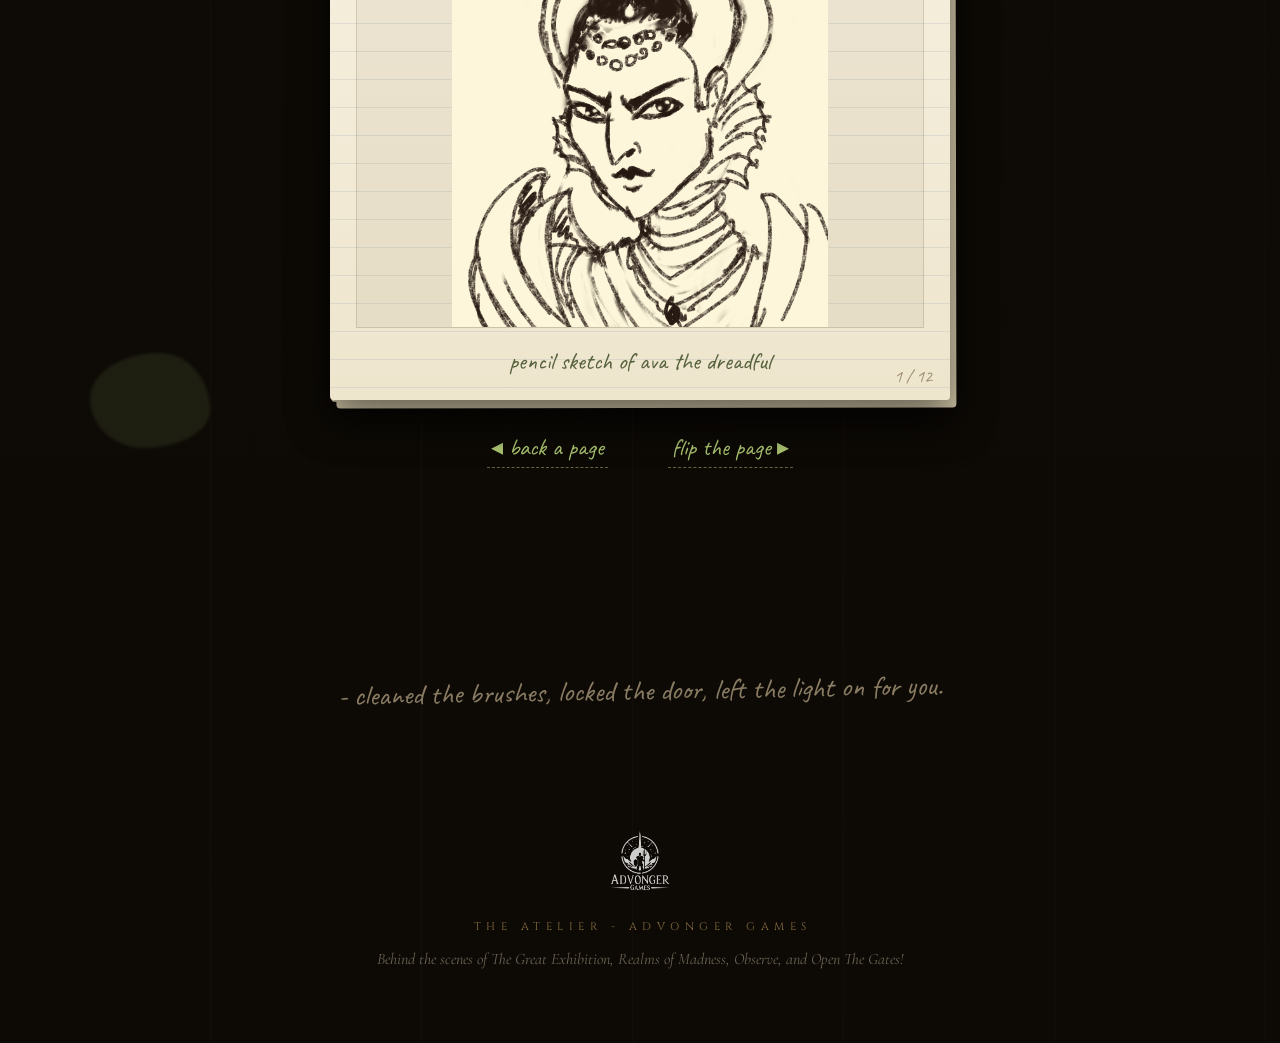
<file: the-atelier.html>
<!DOCTYPE html>
<html lang="en">
<head>
<meta charset="UTF-8">
<meta name="viewport" content="width=device-width, initial-scale=1.0">
<title>The Atelier - Behind the Scenes | Advonger Games</title>
<meta name="description" content="Step into the Advonger Games studio: concept art, first sketches, abandoned drafts, and works in progress from The Great Exhibition, Realms of Madness, Observe, and Open The Gates!.">
<meta name="author" content="Advonger Games">
<meta name="theme-color" content="#171208">
<link rel="canonical" href="https://advongergames.com/the-atelier.html">
<meta property="og:type" content="website">
<meta property="og:site_name" content="Advonger Games">
<meta property="og:title" content="The Atelier - Behind the Scenes | Advonger Games">
<meta property="og:description" content="Step into the Advonger Games studio: concept art, first sketches, abandoned drafts, and works in progress from all four games.">
<meta property="og:url" content="https://advongergames.com/the-atelier.html">
<meta property="og:image" content="https://advongergames.com/Advonger_Games_logo.png">
<meta name="twitter:card" content="summary">
<meta name="twitter:title" content="The Atelier - Behind the Scenes | Advonger Games">
<meta name="twitter:description" content="Step into the Advonger Games studio: concept art, first sketches, abandoned drafts, and works in progress from all four games.">
<meta name="twitter:image" content="https://advongergames.com/Advonger_Games_logo.png">
<link rel="icon" type="image/png" href="favicon.png">
<link rel="preconnect" href="https://fonts.googleapis.com">
<link rel="preconnect" href="https://fonts.gstatic.com" crossorigin>
<link rel="stylesheet" href="css/archive.css">
<link href="https://fonts.googleapis.com/css2?family=Caveat:wght@400;600&display=swap" rel="stylesheet">
<script src="js/archive-transitions.js" defer></script>
<style>
/* ============================================================
   THE ATELIER - the studio behind the museum
   ============================================================ */
body.atelier {
  --hand: 'Caveat', cursive;
  --ochre:  #eab661;
  --violet: #bda4e8;
  --blood:  #ff6f5e;
  --moss:   #aec873;
  background:
    radial-gradient(ellipse 90% 45% at 50% -8%, rgba(214,186,140,.14), transparent 60%),
    repeating-linear-gradient(90deg, transparent 0 210px, rgba(220,200,160,.025) 210px 211px),
    linear-gradient(#171208, #100c06 40%, #0d0a06);
}
.hand { font-family: var(--hand); font-weight: 400; letter-spacing: .01em; }

/* the studio keeps its own return plaque flavour */
.atelier .return-plaque { border-color: rgba(226,149,122,.45); }
.atelier .return-plaque:hover { border-color: #e2957a; color: #f5c9b4; }

/* ------------------------------------------------ decorative paint splats */
.splat {
  position: absolute; z-index: 0;
  border-radius: 58% 42% 55% 45% / 48% 60% 40% 52%;
  filter: blur(1.5px);
  opacity: .1;
  pointer-events: none;
}

/* ------------------------------------------------ entry */
.studio-entry {
  position: relative;
  min-height: 92vh;
  display: flex; flex-direction: column;
  align-items: center; justify-content: center;
  text-align: center;
  padding: 90px 24px 80px;
  overflow: hidden;
}
/* the swinging work light */
.rig {
  position: absolute; top: -6px; left: 50%;
  transform-origin: top center;
  animation: rig-sway 6.5s ease-in-out infinite;
  z-index: 2;
  cursor: pointer;
}
@keyframes rig-sway {
  0%, 100% { transform: rotate(-2.4deg); }
  50%      { transform: rotate(2.4deg); }
}
.rig .cord {
  display: block; width: 2px; height: clamp(70px, 11vh, 120px);
  margin: 0 auto;
  background: linear-gradient(#2e241a, #4a3a26);
}
.rig .shade {
  width: 56px; height: 30px; margin: 0 auto;
  background: linear-gradient(160deg, #4c5a48, #232b21 70%);
  border-radius: 50% 50% 8% 8% / 90% 90% 10% 10%;
  border-bottom: 2px solid #141a12;
}
.rig .bulb {
  display: block; width: 26px; height: 26px; margin: -8px auto 0;
  border-radius: 50%;
  background: radial-gradient(circle at 45% 38%, #fff6dd, #ffd98a 55%, #c99b4a);
  box-shadow: 0 0 26px 8px rgba(255,214,140,.55), 0 0 90px 30px rgba(255,200,110,.18);
}
/* the pool of lamplight the title sits in */
.studio-entry::before {
  content: '';
  position: absolute; top: 0; left: 50%; transform: translateX(-50%);
  width: min(900px, 100vw); height: 100%;
  background: radial-gradient(ellipse 55% 42% at 50% 38%, rgba(255,214,150,.12), transparent 70%);
  pointer-events: none;
}
.studio-entry .over {
  font-family: var(--display); font-size: 11px;
  letter-spacing: .5em; text-indent: .5em; text-transform: uppercase;
  color: var(--brass-dim);
  animation: entry-rise 1.8s .2s cubic-bezier(.2,.6,.2,1) both;
}
.studio-entry h1 {
  margin-top: 16px;
  font-family: var(--display); font-weight: 600;
  font-size: clamp(44px, 9vw, 100px);
  letter-spacing: .1em; text-transform: uppercase;
  background: linear-gradient(100deg, var(--ochre), #e2957a 32%, var(--violet) 56%, var(--blood) 78%, var(--moss));
  -webkit-background-clip: text; background-clip: text;
  color: transparent;
  filter: drop-shadow(0 4px 20px rgba(0,0,0,.6));
  animation: entry-rise 1.8s .4s cubic-bezier(.2,.6,.2,1) both;
}
.studio-entry .sub {
  margin-top: 6px;
  font-size: clamp(24px, 3vw, 34px);
  color: #d8c9a8;
  animation: entry-rise 1.8s .6s cubic-bezier(.2,.6,.2,1) both;
}
/* the taped-up curator's note */
.note-card {
  margin-top: 40px;
  max-width: 470px;
  padding: 22px 26px 18px;
  background: linear-gradient(#f2ead6, #e6dabc);
  color: #574325;
  font-family: var(--hand); font-size: 22px; line-height: 1.35;
  transform: rotate(-1.6deg);
  box-shadow: 0 14px 30px rgba(0,0,0,.5);
  position: relative;
  animation: entry-rise 1.8s .8s cubic-bezier(.2,.6,.2,1) both;
}
.note-card::before {
  content: '';
  position: absolute; top: -12px; left: 50%;
  width: 92px; height: 24px;
  transform: translateX(-50%) rotate(2deg);
  background: rgba(225,210,172,.85);
  box-shadow: 0 2px 5px rgba(0,0,0,.25);
}
.note-card .sig { display: block; margin-top: 8px; font-size: 19px; color: #8a6c42; }
/* wet paint sign, hanging crooked */
.wet-sign {
  position: absolute; top: 15%; right: clamp(20px, 9vw, 130px);
  transform: rotate(6deg); transform-origin: 50% -34px;
  animation: wet-sway 5s ease-in-out infinite;
  z-index: 2;
}
@keyframes wet-sway {
  0%, 100% { transform: rotate(4deg); }
  50%      { transform: rotate(8deg); }
}
.wet-sign::before { /* strings */
  content: '';
  position: absolute; top: -34px; left: 50%; margin-left: -26px;
  width: 52px; height: 34px;
  border-left: 1.5px solid rgba(220,200,160,.4);
  border-right: 1.5px solid rgba(220,200,160,.4);
  transform: perspective(60px) rotateX(28deg);
}
.wet-sign span {
  display: block;
  padding: 10px 16px;
  background: #ece2ca;
  color: #c0392b;
  font-family: var(--display); font-weight: 700;
  font-size: 15px; letter-spacing: .3em; text-indent: .3em;
  line-height: 1.5; text-align: center;
  border: 2px solid #c0392b;
  box-shadow: 0 8px 18px rgba(0,0,0,.5);
}
@media (max-width: 760px) { .wet-sign { display: none; } }
.studio-entry .down {
  margin-top: 46px;
  font-family: var(--hand); font-size: 24px;
  color: var(--ochre);
  animation: entry-rise 1.8s 1s both;
}
.studio-entry .down:hover { color: #ffd98a; }
@keyframes entry-rise { from { opacity: 0; transform: translateY(24px); } to { opacity: 1; } }

/* room-light flicker when the bulb is tapped */
#dimshade { position: fixed; inset: 0; z-index: 120; background: #000; opacity: 0; pointer-events: none; }
body.zap #dimshade { animation: room-flick .65s steps(1); }
@keyframes room-flick {
  0% { opacity: .55; } 20% { opacity: .06; } 40% { opacity: .48; }
  60% { opacity: .1; } 80% { opacity: .35; } 100% { opacity: 0; }
}

/* ------------------------------------------------ the palette navigator */
.palette {
  position: fixed; right: 20px; bottom: 22px; z-index: 80;
  width: clamp(104px, 11vw, 148px);
  transform: rotate(-8deg);
  filter: drop-shadow(0 12px 22px rgba(0,0,0,.55));
}
.palette .board { display: block; width: 100%; }
.palette .daub {
  position: absolute;
  width: 22%; aspect-ratio: 1;
  border-radius: 54% 46% 50% 50% / 48% 55% 45% 52%;
  background:
    radial-gradient(circle at 32% 28%, rgba(255,255,255,.55) 8%, rgba(255,255,255,0) 42%),
    var(--c);
  box-shadow: 0 2px 6px rgba(0,0,0,.5), inset 0 -2px 4px rgba(0,0,0,.28);
  transition: transform .3s cubic-bezier(.3,1.4,.4,1), box-shadow .3s;
}
.palette .daub:hover { transform: scale(1.22); }
.palette .daub.here {
  transform: scale(1.28);
  box-shadow: 0 2px 6px rgba(0,0,0,.5), 0 0 0 2.5px #f2ead6, 0 0 16px var(--c);
}
.palette .daub::after {
  content: attr(data-name);
  position: absolute; right: 118%; top: 50%;
  transform: translateY(-50%) rotate(8deg);
  white-space: nowrap;
  font-family: var(--hand); font-size: 19px;
  color: #f2ead6;
  background: rgba(24,17,10,.92);
  border: 1px solid rgba(226,149,122,.35);
  padding: 3px 12px; border-radius: 3px;
  opacity: 0; pointer-events: none;
  transition: opacity .25s;
}
.palette .daub:hover::after, .palette .daub:focus-visible::after { opacity: 1; }
@media (max-width: 640px) {
  .palette { width: 92px; right: 10px; bottom: 12px; }
}

/* ------------------------------------------------ stations, shared */
.station {
  position: relative;
  padding: 120px 24px 110px;
}
.station + .station { border-top: 1px dashed rgba(220,200,160,.14); }
.tape-label {
  display: table;
  margin: 0 auto;
  padding: 13px 38px;
  background: linear-gradient(rgba(236,224,193,.94), rgba(217,201,164,.94));
  color: #4a3822;
  font-family: var(--display); font-weight: 600;
  font-size: clamp(17px, 2.4vw, 26px);
  letter-spacing: .22em; text-indent: .22em; text-transform: uppercase;
  transform: rotate(-1.6deg);
  box-shadow: 0 8px 20px rgba(0,0,0,.45);
  clip-path: polygon(0 12%, 2% 0, 98% 4%, 100% 16%, 99% 88%, 100% 100%, 2% 96%, 0 84%);
  position: relative; z-index: 1;
}
.station:nth-of-type(even) .tape-label { transform: rotate(1.4deg); }
.station-note {
  margin: 22px auto 0;
  max-width: 640px;
  text-align: center;
  font-family: var(--hand);
  font-size: clamp(21px, 2.6vw, 26px);
  color: var(--acc, var(--brass));
  position: relative; z-index: 1;
}
.station-note .dim { color: rgba(220,200,160,.55); }

/* ============================================================
   STATION 01 - THE DRAFTING TABLE (The Great Exhibition)
   ============================================================ */
#st-exhibition { --acc: var(--ochre); }
.desk {
  position: relative;
  max-width: 1100px;
  margin: 54px auto 0;
  border-radius: 6px;
  border: 10px solid #241708;
  background:
    radial-gradient(ellipse 70% 50% at 50% 0%, rgba(255,220,160,.09), transparent 65%),
    repeating-linear-gradient(90deg, rgba(0,0,0,.09) 0 2px, transparent 2px 148px),
    linear-gradient(165deg, #4e3a20, #33250f 70%, #2b1e0c);
  box-shadow: 0 30px 70px rgba(0,0,0,.6), inset 0 0 60px rgba(0,0,0,.45);
  touch-action: none;
}
.desk .coffee {
  position: absolute; right: 7%; top: 8%;
  width: 84px; height: 84px; border-radius: 50%;
  border: 8px solid rgba(58,30,8,.4);
  filter: blur(.6px);
  pointer-events: none;
}
.desk .coffee::after {
  content: '';
  position: absolute; inset: -14px 22px 22px -14px;
  border-radius: 50%;
  border: 5px solid rgba(58,30,8,.22);
}
.desk .pencil {
  position: absolute; left: 5%; bottom: 6%;
  width: 150px; height: 9px;
  transform: rotate(-14deg);
  background: linear-gradient(90deg, #b8862e 0 78%, #e8cfa0 78% 92%, #2b2b2b 92%);
  clip-path: polygon(0 0, 78% 0, 100% 50%, 78% 100%, 0 100%);
  border-radius: 3px 0 0 3px;
  box-shadow: 0 5px 8px rgba(0,0,0,.5);
  pointer-events: none;
}
.print {
  position: absolute;
  width: var(--pw, 190px);
  padding: 8px 8px 10px;
  background: linear-gradient(#f4ecda, #e9dfc4);
  box-shadow: 0 10px 22px rgba(0,0,0,.55);
  transform: rotate(var(--r, 0deg));
  cursor: grab;
  user-select: none;
  -webkit-user-select: none;
  touch-action: none;
}
.print img {
  width: 100%; height: var(--ph, 130px);
  object-fit: cover; display: block;
  filter: sepia(.08);
  pointer-events: none;
}
.print .tag {
  display: block; margin-top: 5px;
  font-family: var(--hand); font-size: 16px; line-height: 1.1;
  color: #6b5636; text-align: center;
  white-space: nowrap; overflow: hidden; text-overflow: ellipsis;
}
.print::before { /* masking tape */
  content: '';
  position: absolute; top: -11px; left: 50%;
  width: 68px; height: 21px;
  transform: translateX(-50%) rotate(var(--tr, -3deg));
  background: rgba(228,214,180,.82);
  box-shadow: 0 1px 3px rgba(0,0,0,.3);
}
.print.lifted {
  cursor: grabbing;
  box-shadow: 0 30px 46px rgba(0,0,0,.65);
  transform: rotate(var(--r, 0deg)) scale(1.05);
  transition: box-shadow .2s;
}
.print:focus-visible { outline: 2px solid var(--ochre); outline-offset: 3px; }

/* ============================================================
   STATION 02 - THE CANVAS RACK (Realms of Madness)
   ============================================================ */
#st-realms { --acc: var(--violet); }
.rack-zone { max-width: 760px; margin: 64px auto 0; position: relative; z-index: 1; }
.rack {
  position: relative;
  width: 100%;
  aspect-ratio: 16 / 10.5;
  perspective: 1100px;
}
.rack-back {
  position: absolute; inset: 0;
  background:
    linear-gradient(90deg, #3b2c17 0 14px, transparent 14px calc(100% - 14px), #3b2c17 calc(100% - 14px)),
    linear-gradient(#3b2c17 0 14px, transparent 14px calc(100% - 14px), #33250f calc(100% - 14px)),
    linear-gradient(115deg, #241c2e, #1a1422);
  border: 1px solid #120d18;
  box-shadow: 0 16px 34px rgba(0,0,0,.4);
}
.rack-back.b1 { transform: translateY(-10px) scale(.985) rotate(.7deg); filter: brightness(.8); }
.rack-back.b2 { transform: translateY(-19px) scale(.968) rotate(-.9deg); filter: brightness(.6); }
.rack-back.b3 { transform: translateY(-27px) scale(.952) rotate(1.3deg); filter: brightness(.42); }
.canvas-card {
  position: absolute; inset: 0;
  margin: 0;
  background: #151020;
  border: 7px solid transparent;
  border-image: linear-gradient(135deg, #59421f, #33250f 45%, #6b5228 85%) 1;
  box-shadow: 0 26px 60px rgba(0,0,0,.65), 0 0 40px rgba(189,164,232,.08);
  transform-origin: 50% 100%;
  cursor: zoom-in;
}
.canvas-card img { width: 100%; height: 100%; object-fit: contain; display: block; }
.canvas-card figcaption {
  position: absolute; left: 0; right: 0; bottom: -44px;
  text-align: center;
  font-family: var(--hand); font-size: 22px;
  color: var(--violet);
}
.canvas-card.tip-out {
  transition: transform .3s cubic-bezier(.5,0,.9,.5), opacity .3s ease-in;
  transform: rotateX(-74deg) translateY(4%);
  opacity: 0;
}
.canvas-card.tip-in { animation: canvas-settle .42s cubic-bezier(.2,.8,.3,1.15) both; }
@keyframes canvas-settle {
  from { transform: rotateX(16deg) translateY(-2%); opacity: 0; }
  to   { transform: none; opacity: 1; }
}
.rack-ctrl {
  margin-top: 62px;
  display: flex; align-items: center; justify-content: center;
  gap: clamp(18px, 4vw, 40px);
}
.flip-btn {
  width: 48px; height: 48px;
  border-radius: 50%;
  border: 1.5px solid rgba(189,164,232,.5);
  background: rgba(189,164,232,.06);
  color: var(--violet);
  font-family: var(--serif); font-size: 30px; line-height: 1;
  cursor: pointer;
  transition: all .3s;
}
.flip-btn:hover, .flip-btn:focus-visible {
  border-color: var(--violet);
  color: #eee2ff;
  box-shadow: 0 0 18px rgba(189,164,232,.35);
  background: rgba(189,164,232,.14);
}
.rack-meta { text-align: center; }
.rack-count {
  display: block;
  font-family: var(--mono); font-size: 22px; letter-spacing: .14em;
  color: var(--violet);
}
.rack-ticks {
  margin-top: 8px;
  display: flex; gap: 3px; justify-content: center; flex-wrap: wrap;
  max-width: 300px;
}
.rack-ticks span {
  width: 6px; height: 11px;
  background: rgba(189,164,232,.22);
  transition: background .3s, transform .3s;
}
.rack-ticks span.on { background: var(--violet); transform: scaleY(1.35); }
.rack-hint { margin-top: 18px; text-align: center; font-family: var(--hand); font-size: 19px; color: rgba(220,200,160,.5); }

/* ============================================================
   STATION 03 - THE DARKROOM (Observe)
   ============================================================ */
#st-observe {
  --acc: var(--blood);
  background:
    radial-gradient(ellipse 46% 34% at 10% 0%, rgba(255,64,44,.15), transparent 65%),
    radial-gradient(ellipse 46% 34% at 90% 0%, rgba(255,64,44,.1), transparent 65%),
    #0a0505;
  border-top: 1px solid rgba(255,111,94,.16);
  border-bottom: 1px solid rgba(255,111,94,.16);
}
.safelight {
  position: absolute; top: 30px; left: 8%;
  width: 16px; height: 16px; border-radius: 50%;
  background: radial-gradient(circle at 40% 35%, #ff9a8a, #d61f0e 60%);
  box-shadow: 0 0 18px 5px rgba(255,60,40,.55), 0 0 70px 26px rgba(255,60,40,.14);
  animation: safelight-hum 4s ease-in-out infinite;
}
.safelight::before {
  content: '';
  position: absolute; top: -12px; left: 50%; margin-left: -7px;
  width: 14px; height: 11px;
  background: #1d1512;
  border-radius: 4px 4px 0 0;
}
@keyframes safelight-hum { 0%,100% { opacity: .85; } 50% { opacity: 1; } }
.lines { max-width: 1240px; margin: 30px auto 0; position: relative; z-index: 1; }
.line { position: relative; padding-top: 66px; }
.line .wire {
  position: absolute; top: 20px; left: 0;
  width: 100%; height: 70px;
  pointer-events: none;
}
.line .wire path {
  fill: none;
  stroke: rgba(255,225,205,.32);
  stroke-width: 1.6;
}
.pegs {
  display: flex; justify-content: center; align-items: flex-start;
  gap: clamp(10px, 2vw, 26px);
  padding: 0 2vw;
}
.photo {
  --photow: clamp(100px, 12.5vw, 152px);
  position: relative;
  width: var(--photow);
  flex-shrink: 0;
  padding: 6px 6px 8px;
  background: linear-gradient(#f0e8d6, #e2d6ba);
  box-shadow: 0 10px 20px rgba(0,0,0,.6);
  transform-origin: 50% -22px;
  animation: photo-sway var(--sway, 5s) var(--sd, 0s) ease-in-out infinite;
  cursor: pointer;
}
@keyframes photo-sway {
  0%, 100% { transform: rotate(calc(var(--r, 0deg) - 1.2deg)); }
  50%      { transform: rotate(calc(var(--r, 0deg) + 1.2deg)); }
}
.photo .pin {
  position: absolute; top: -16px; left: 50%; margin-left: -5px;
  width: 10px; height: 22px;
  background: linear-gradient(#c59a5e, #8a6539);
  border-radius: 3px 3px 2px 2px;
  box-shadow: 0 1px 3px rgba(0,0,0,.6);
}
.photo .pin::after {
  content: '';
  position: absolute; left: 50%; top: 9px; margin-left: -.75px;
  width: 1.5px; height: 12px;
  background: rgba(40,24,8,.55);
}
.photo img {
  width: 100%; height: calc(var(--photow) * .72);
  object-fit: cover; display: block;
  background: #d8cdb4;
  filter: contrast(.07) brightness(1.72) sepia(.5);
  transition: filter 2.4s ease;
}
.photo.developed img { filter: none; }
.photo figcaption {
  margin-top: 5px;
  font-family: var(--hand); font-size: 15px; line-height: 1.1;
  color: #6b5636; text-align: center;
  white-space: nowrap; overflow: hidden; text-overflow: ellipsis;
}
@media (max-width: 760px) {
  .pegs { justify-content: flex-start; overflow-x: auto; padding: 0 16px 14px; scrollbar-width: thin; }
  .photo { --photow: 118px; }
}

/* ============================================================
   STATION 04 - THE ANIMATOR'S DESK (Open The Gates!)
   ============================================================ */
#st-gates { --acc: var(--moss); }
.deskpad { max-width: 620px; margin: 70px auto 0; position: relative; z-index: 1; }
.notepad { position: relative; padding-top: 20px; perspective: 1000px; }
.rings {
  position: absolute; top: 0; left: 6%; right: 6%;
  display: flex; justify-content: space-between;
  z-index: 6;
  pointer-events: none;
}
.rings i {
  width: 13px; height: 34px;
  border: 3px solid #99a1a8;
  border-radius: 7px;
  background: transparent;
  box-shadow: inset 0 1px 2px rgba(255,255,255,.35), 0 2px 3px rgba(0,0,0,.4);
  transform: rotate(4deg);
}
.page-under {
  position: absolute; inset: 20px 0 0;
  background: #d9cfb4;
  border-radius: 4px;
  transform: translate(3px, 4px) rotate(.4deg);
  box-shadow: 0 18px 40px rgba(0,0,0,.5);
}
.page-under::after {
  content: '';
  position: absolute; inset: 0;
  background: #cfc4a6;
  border-radius: 4px;
  transform: translate(3px, 4px) rotate(-.5deg);
  z-index: -1;
}
.page {
  position: relative; z-index: 2;
  background:
    repeating-linear-gradient(transparent 0 27px, rgba(110,140,160,.16) 27px 28px),
    linear-gradient(#f6f0df, #eee5cd);
  border-radius: 4px;
  padding: 44px 26px 20px;
  box-shadow: 0 18px 40px rgba(0,0,0,.5);
  transform-origin: 50% 0;
}
.page::before { /* punched holes */
  content: '';
  position: absolute; top: 9px; left: 6%; right: 6%; height: 14px;
  background: radial-gradient(circle 5px at 50% 50%, rgba(22,16,9,.8) 4.5px, transparent 5.5px);
  background-size: calc(100% / 12) 14px;
  background-repeat: repeat-x;
}
.page .art { position: relative; cursor: zoom-in; }
.page .art img {
  width: 100%; max-height: 400px;
  object-fit: contain; display: block;
  background: rgba(90,70,40,.06);
  border: 1px solid rgba(90,70,40,.18);
}
.page .art::before, .page .art::after { /* tape corners */
  content: '';
  position: absolute; top: -12px;
  width: 62px; height: 22px;
  background: rgba(228,214,180,.85);
  box-shadow: 0 1px 3px rgba(0,0,0,.25);
}
.page .art::before { left: -14px; transform: rotate(-38deg); }
.page .art::after { right: -14px; transform: rotate(38deg); }
.page .pad-cap {
  margin-top: 14px;
  text-align: center;
  font-family: var(--hand); font-size: 24px;
  color: #55603c;
}
.page .pad-count {
  position: absolute; right: 18px; bottom: 10px;
  font-family: var(--hand); font-size: 18px;
  color: rgba(90,70,40,.55);
}
.page.flip-out {
  transition: transform .26s cubic-bezier(.5,0,.9,.5), opacity .26s ease-in;
  transform: rotateX(78deg);
  opacity: 0;
}
.page.flip-in { animation: page-settle .34s cubic-bezier(.2,.8,.3,1.1) both; }
@keyframes page-settle {
  from { transform: rotateX(-10deg) translateY(8px); opacity: .3; }
  to   { transform: none; opacity: 1; }
}
.pad-ctrl {
  margin-top: 30px;
  display: flex; justify-content: center; gap: clamp(26px, 6vw, 60px);
}
.pad-btn {
  background: none; border: none;
  border-bottom: 1.5px dashed rgba(174,200,115,.5);
  padding: 2px 4px 5px;
  font-family: var(--hand); font-size: 24px;
  color: var(--moss);
  cursor: pointer;
  transition: color .3s, border-color .3s;
}
.pad-btn:hover, .pad-btn:focus-visible { color: #d6ecab; border-color: var(--moss); }

/* ------------------------------------------------ closing note */
.lockup {
  padding: 90px 24px 20px;
  text-align: center;
}
.lockup p {
  font-family: var(--hand);
  font-size: clamp(23px, 3vw, 29px);
  color: rgba(220,200,160,.6);
  transform: rotate(-1deg);
}

/* the atelier's arrival: paint recedes upward */
@media (max-width: 900px) {
  .station { padding: 90px 16px 80px; }
}
</style>
</head>
<body class="atelier">

<div class="grain"></div>
<div class="vignette"></div>
<div class="arrive-shade"></div>
<div id="dimshade"></div>

<a class="return-plaque" href="index.html"><span class="arrow">⟵</span> THE HALL</a>

<!-- ═══════════════ THE PALETTE NAVIGATOR ═══════════════ -->
<nav class="palette" aria-label="Studio stations">
  <svg class="board" viewBox="0 0 140 110" aria-hidden="true">
    <path d="M70 6 C104 4 134 26 134 55 C134 84 108 104 74 104 C52 104 44 92 47 78 C49 67 40 63 30 66 C14 70 4 58 8 42 C13 22 40 8 70 6 Z"
          fill="#33261a" stroke="#523c22" stroke-width="2.5"/>
    <ellipse cx="33" cy="45" rx="9" ry="7" fill="#0f0b07" stroke="#523c22" stroke-width="1.5"/>
    <ellipse cx="62" cy="82" rx="10" ry="5" fill="rgba(234,182,97,.14)"/>
    <ellipse cx="98" cy="26" rx="8" ry="5" fill="rgba(255,111,94,.12)"/>
    <ellipse cx="58" cy="30" rx="7" ry="5" fill="rgba(189,164,232,.12)"/>
  </svg>
  <a class="daub" href="#st-exhibition" data-name="the drafting table" aria-label="The Great Exhibition station" style="--c:#eab661; left: 44%; top: 8%;"></a>
  <a class="daub" href="#st-realms" data-name="the canvas rack" aria-label="Realms of Madness station" style="--c:#bda4e8; left: 70%; top: 22%;"></a>
  <a class="daub" href="#st-observe" data-name="the darkroom" aria-label="Observe station" style="--c:#ff6f5e; left: 74%; top: 52%;"></a>
  <a class="daub" href="#st-gates" data-name="the animator's desk" aria-label="Open The Gates! station" style="--c:#aec873; left: 52%; top: 66%;"></a>
</nav>

<!-- ═══════════════ ENTRY ═══════════════ -->
<header class="studio-entry">
  <div class="rig" id="rig" title="the work light">
    <span class="cord"></span>
    <div class="shade"></div>
    <span class="bulb"></span>
  </div>
  <div class="wet-sign" aria-hidden="true"><span>WET<br>PAINT</span></div>
  <p class="over">Advonger Games - restricted wing</p>
  <h1>The Atelier</h1>
  <p class="sub hand">where the exhibits were made</p>
  <div class="note-card">
    You found the studio. Concept art, first sketches, abandoned drafts and
    works in progress from all four games.
    Touch whatever you like. Mind the wet paint.
    <span class="sig">- the management</span>
  </div>
  <a class="down" href="#st-exhibition">start at the drafting table ↓</a>
</header>

<!-- ═══════════════ STATION 01 · THE DRAFTING TABLE ═══════════════ -->
<section class="station" id="st-exhibition">
  <div class="splat" style="--c:1; left: 4%; top: 90px; width: 130px; height: 100px; background: var(--ochre);"></div>
  <div class="tape-label">The Great Exhibition</div>
  <p class="station-note">the drafting table - <span class="dim">shove the prints around, tap one to look closer</span></p>
  <div class="desk" id="desk">
    <div class="coffee" aria-hidden="true"></div>
    <div class="pencil" aria-hidden="true"></div>
  </div>
</section>

<!-- ═══════════════ STATION 02 · THE CANVAS RACK ═══════════════ -->
<section class="station" id="st-realms">
  <div class="splat" style="right: 6%; top: 140px; width: 150px; height: 110px; background: var(--violet);"></div>
  <div class="tape-label">Realms of Madness</div>
  <p class="station-note">the canvas rack - <span class="dim">twenty-six studies, stacked against the wall. flip through them</span></p>
  <div class="rack-zone">
    <div class="rack" id="rack">
      <div class="rack-back b3"></div>
      <div class="rack-back b2"></div>
      <div class="rack-back b1"></div>
      <figure class="canvas-card" id="rack-card" tabindex="0" role="button" aria-label="Enlarge this canvas">
        <img id="rack-img" src="[data-uri]" alt="Realms of Madness concept study">
        <figcaption class="hand" id="rack-cap"></figcaption>
      </figure>
    </div>
    <div class="rack-ctrl">
      <button class="flip-btn" id="rack-prev" aria-label="Previous canvas">‹</button>
      <div class="rack-meta">
        <span class="rack-count" id="rack-count">01 / 26</span>
        <div class="rack-ticks" id="rack-ticks" aria-hidden="true"></div>
      </div>
      <button class="flip-btn" id="rack-next" aria-label="Next canvas">›</button>
    </div>
    <p class="rack-hint hand">arrow keys work too, once you're down here</p>
  </div>
</section>

<!-- ═══════════════ STATION 03 · THE DARKROOM ═══════════════ -->
<section class="station" id="st-observe">
  <div class="safelight" aria-hidden="true"></div>
  <div class="tape-label">Observe</div>
  <p class="station-note">the darkroom - <span class="dim">the prints are still blank. hold your hand over one to develop it</span></p>
  <div class="lines" id="lines"></div>
</section>

<!-- ═══════════════ STATION 04 · THE ANIMATOR'S DESK ═══════════════ -->
<section class="station" id="st-gates">
  <div class="splat" style="left: 7%; bottom: 130px; width: 120px; height: 95px; background: var(--moss);"></div>
  <div class="tape-label">Open The Gates!</div>
  <p class="station-note">the animator's desk - <span class="dim">a pad of sketches, still on the rings. flip it</span></p>
  <div class="deskpad">
    <div class="notepad">
      <div class="rings" aria-hidden="true"><i></i><i></i><i></i><i></i><i></i><i></i><i></i><i></i><i></i><i></i><i></i><i></i></div>
      <div class="page-under" aria-hidden="true"></div>
      <div class="page" id="pad-page">
        <div class="art" id="pad-art" tabindex="0" role="button" aria-label="Enlarge this sketch">
          <img id="pad-img" src="[data-uri]" alt="Open The Gates! sketch">
        </div>
        <p class="pad-cap" id="pad-cap"></p>
        <span class="pad-count" id="pad-count">1 / 12</span>
      </div>
    </div>
    <div class="pad-ctrl">
      <button class="pad-btn" id="pad-prev">◂ back a page</button>
      <button class="pad-btn" id="pad-next">flip the page ▸</button>
    </div>
  </div>
</section>

<!-- ═══════════════ LOCK UP ═══════════════ -->
<div class="lockup">
  <p>- cleaned the brushes, locked the door, left the light on for you.</p>
</div>

<footer class="colophon">
  <img class="mark" src="Advonger_Games_logo.png" alt="">
  <p class="curator">The Atelier - Advonger Games</p>
  <p class="quiet">Behind the scenes of The Great Exhibition, Realms of Madness, Observe, and Open The Gates!</p>
</footer>

<div class="lightbox" id="lightbox" role="dialog" aria-label="Enlarged artwork">
  <img id="lb-img" src="[data-uri]" alt="">
  <p class="lb-caption" id="lb-cap"></p>
</div>

<div class="veil" id="veil"></div>

<script>
/* ============ the collection ============ */
const BTS_ROOT = 'Behind%20the%20Scenes/';
const roman = n => ['i','ii','iii','iv','v','vi','vii','viii','ix','x','xi','xii'][n - 1] || n;

const EXHIBITION = [
  ['artifacts_1.png', 'artifact studies - sheet i'],
  ['artifacts_2.png', 'artifact studies - sheet ii'],
  ['artifacts_3.png', 'artifact studies - sheet iii'],
  ['sketch.png',      'the first sketch'],
  ['image.png',       'on the workbench'],
  ['image_2.png',     'in progress - no. 2'],
  ['image_3.png',     'in progress - no. 3'],
  ['image_4.png',     'in progress - no. 4'],
  ['image_5.png',     'in progress - no. 5'],
  ['image_6.png',     'in progress - no. 6'],
  ['image_7.png',     'in progress - no. 7'],
  ['image_8.png',     'in progress - no. 8'],
].map(([f, c]) => ({ src: BTS_ROOT + 'The%20Great%20Exhibition/' + f, cap: c }));

const REALMS = [
  '012cf6f9-8ea2-43c3-a2a9-aeec8de33bd2','0a15e98d-189a-4adb-84e9-66fd45e748b3',
  '100cb578-a23d-4744-b3f3-01cd2472caab','13d7445b-9642-43f4-acc5-570c56646772',
  '1cc6ad5f-e5da-47ce-9128-d507c2626d9b','2eab26d5-b03d-447d-8d22-c8ffb5ccdc6c',
  '34c94cf6-b509-4215-9427-8254c2bda3f4','3898ac0e-60e6-49e5-a44f-cb98d792737a',
  '43cccb50-f102-4a79-8dfe-4956fea98b68','51276146-bf35-490a-a149-1423c4d7ea40',
  '693b79c2-d2a2-4072-9117-5fada7f9465e','72f520fc-138e-4f91-ab4c-e349a4ce4c9d',
  '805c7d63-4804-49f2-aa96-e43fc47bcb28','9d59b9d3-60b6-4c6f-a8b7-06b87a989468',
  '9db10b64-2187-494d-8c77-e53be6658346','a275d392-b864-482c-9de1-3d83e8401836',
  'b0eaecc2-cd50-4984-88e3-e880620f3353','b3bf551b-86ec-48e5-9917-858b160de58b',
  'c22d75c3-213a-41aa-ad49-ba7c3f84d100','c2cd20ee-1515-4086-ad45-c554db94da2c',
  'ca13495e-a110-4f82-b02a-531d52640e23','cee07ef9-ef24-4c2f-a8d1-b5f5b5c5f672',
  'd5d0f6ea-0394-486d-b2e5-c0f2ff9fd75c','ece5d742-49c8-4ad0-b4f8-6bb9b2fbd75b',
  'ef4032fd-c29d-4616-81f0-ff8d8de51ad2','f9c94dd6-b17d-48e4-8707-0424a972e6d0',
].map((f, i) => ({
  src: BTS_ROOT + 'Realms%20of%20Madness/' + f + '.png',
  cap: 'study no. ' + String(i + 1).padStart(2, '0'),
}));

const OBSERVE = [
  ['earliest_idea.jpg', 'the earliest idea'],
  ['sketch.png',        'sketchbook page i'],
  ['sketch_2.png',      'sketchbook page ii'],
  ['sketch_3.png',      'sketchbook page iii'],
  ['concept.jpg',       'concept art i'],
  ['concept_2.jpg',     'concept art ii'],
  ['concept_3.png',     'concept art iii'],
  ['concept_4.png',     'concept art iv'],
  ['concept_5.png',     'concept art v'],
  ['concept_6.png',     'concept art vi'],
  ['concept_7.png',     'concept art vii'],
  ['concept_8.png',     'concept art viii'],
  ['old_observe.png',   'an older Observe'],
  ['old_capsule.png',   'the old capsule art'],
  ['changes_1.png',     'design changes'],
  ['preview_1.png',     'store page draft i'],
  ['preview_2.png',     'store page draft ii'],
  ['playtesting.jpg',   'playtesting night'],
  ['IMG_6779.jpg',      'from the desk'],
].map(([f, c]) => ({ src: BTS_ROOT + 'Observe/' + f, cap: c }));

const GATES = [
  ['sketch_1.png',  'pencil sketch of ava the dreadful'],
  ['sketch_2.png',  'pencil sketch of the emperor'],
  ['sketch_3.png',  'pencil sketch of some of the structures'],
  ['sketch_4.jpg',  'colored sketch of the main capsule art'],
  ['sketch_5.png',  'pencil sketch of the jester'],
  ['animating.png', 'animating the falling rock trap'],
  ['old_menu.png',  'the old main menu'],
  ['image_1.png',   'a screenshot from the olden days'],
  ['image_2.png',   'the old quarry sprite'],
  ['image_3.png',   'concept for adding roads to the game'],
  ['image_4.png',   'how to position structures on slopes?!'],
  ['image_6.png',   'concept of the siegetowers'],
].map(([f, c]) => ({ src: BTS_ROOT + 'Open%20The%20Gates!/' + f, cap: c }));

/* seeded pseudo-random so the mess is the same mess every visit */
const srand = i => {
  const x = Math.sin(i * 127.1 + 311.7) * 43758.5453;
  return x - Math.floor(x);
};

/* ============ lightbox ============ */
const lb = document.getElementById('lightbox');
const lbImg = document.getElementById('lb-img');
const lbCap = document.getElementById('lb-cap');
const openLB = (src, cap) => {
  lbImg.src = src;
  lbImg.alt = cap;
  lbCap.textContent = cap;
  lb.classList.add('open');
};
lb.addEventListener('click', () => lb.classList.remove('open'));
addEventListener('keydown', e => { if (e.key === 'Escape') lb.classList.remove('open'); });

/* ============ the work light ============ */
document.getElementById('rig').addEventListener('click', () => {
  document.body.classList.remove('zap');
  void document.body.offsetWidth; /* restart the flicker */
  document.body.classList.add('zap');
});

/* ============ station 01 - the drafting table ============ */
(() => {
  const desk = document.getElementById('desk');
  const prints = EXHIBITION.map((it, i) => {
    const el = document.createElement('figure');
    el.className = 'print';
    el.tabIndex = 0;
    el.setAttribute('role', 'button');
    el.setAttribute('aria-label', 'Enlarge: ' + it.cap);
    el.style.setProperty('--r', ((srand(i) - .5) * 11).toFixed(1) + 'deg');
    el.style.setProperty('--tr', ((srand(i + 40) - .5) * 14).toFixed(1) + 'deg');
    el.innerHTML = `<img src="${it.src}" alt="${it.cap}" loading="lazy" draggable="false">
                    <span class="tag">${it.cap}</span>`;
    desk.appendChild(el);
    return el;
  });

  const layout = () => {
    const W = desk.clientWidth;
    const cols = W > 880 ? 4 : W > 580 ? 3 : 2;
    const rows = Math.ceil(prints.length / cols);
    const pw = Math.round(Math.min(215, Math.max(128, W / cols - 44)));
    const ph = Math.round(pw * .66);
    desk.style.setProperty('--pw', pw + 'px');
    desk.style.setProperty('--ph', ph + 'px');
    const cellW = W / cols;
    const cellH = ph + 96;
    desk.style.height = rows * cellH + 56 + 'px';
    prints.forEach((el, i) => {
      const col = i % cols, row = Math.floor(i / cols);
      const jx = (srand(i + 7) - .5) * cellW * .18;
      const jy = (srand(i + 19) - .5) * 26;
      const x = Math.min(Math.max(col * cellW + (cellW - pw) / 2 + jx, 10), W - pw - 26);
      el.style.left = x + 'px';
      el.style.top = 30 + row * cellH + jy + 'px';
    });
  };
  layout();
  let rto;
  addEventListener('resize', () => { clearTimeout(rto); rto = setTimeout(layout, 180); });

  /* drag the prints around the desk */
  let drag = null, ztop = 10;
  desk.addEventListener('pointerdown', e => {
    const p = e.target.closest('.print');
    if (!p) return;
    e.preventDefault();
    p.setPointerCapture(e.pointerId);
    drag = { p, sx: e.clientX, sy: e.clientY, ox: p.offsetLeft, oy: p.offsetTop, moved: false };
    p.style.zIndex = ++ztop;
    p.classList.add('lifted');
  });
  desk.addEventListener('pointermove', e => {
    if (!drag) return;
    const dx = e.clientX - drag.sx, dy = e.clientY - drag.sy;
    if (Math.abs(dx) + Math.abs(dy) > 6) drag.moved = true;
    const pw = drag.p.offsetWidth, ph2 = drag.p.offsetHeight;
    drag.p.style.left = Math.min(Math.max(drag.ox + dx, -14), desk.clientWidth - pw + 14) + 'px';
    drag.p.style.top = Math.min(Math.max(drag.oy + dy, -14), desk.clientHeight - ph2 + 14) + 'px';
  });
  const drop = e => {
    if (!drag) return;
    drag.p.classList.remove('lifted');
    if (!drag.moved) {
      const i = prints.indexOf(drag.p);
      openLB(EXHIBITION[i].src, EXHIBITION[i].cap);
    }
    drag = null;
  };
  desk.addEventListener('pointerup', drop);
  desk.addEventListener('pointercancel', drop);
  prints.forEach((el, i) => el.addEventListener('keydown', e => {
    if (e.key === 'Enter' || e.key === ' ') { e.preventDefault(); openLB(EXHIBITION[i].src, EXHIBITION[i].cap); }
  }));
})();

/* ============ station 02 - the canvas rack ============ */
(() => {
  const card = document.getElementById('rack-card');
  const img = document.getElementById('rack-img');
  const cap = document.getElementById('rack-cap');
  const count = document.getElementById('rack-count');
  const ticks = document.getElementById('rack-ticks');
  const n = REALMS.length;
  let idx = 0, busy = false, inView = false;

  REALMS.forEach(() => ticks.appendChild(document.createElement('span')));
  const tickEls = [...ticks.children];

  const paint = () => {
    img.src = REALMS[idx].src;
    cap.textContent = REALMS[idx].cap;
    count.textContent = String(idx + 1).padStart(2, '0') + ' / ' + n;
    tickEls.forEach((t, i) => t.classList.toggle('on', i === idx));
    /* warm the neighbours */
    [1, -1].forEach(d => { new Image().src = REALMS[(idx + d + n) % n].src; });
  };
  paint();

  const go = dir => {
    if (busy) return;
    busy = true;
    card.classList.add('tip-out');
    setTimeout(() => {
      idx = (idx + dir + n) % n;
      paint();
      card.classList.remove('tip-out');
      card.classList.add('tip-in');
      setTimeout(() => { card.classList.remove('tip-in'); busy = false; }, 430);
    }, 290);
  };

  document.getElementById('rack-next').addEventListener('click', () => go(1));
  document.getElementById('rack-prev').addEventListener('click', () => go(-1));
  card.addEventListener('click', () => openLB(REALMS[idx].src, REALMS[idx].cap));
  card.addEventListener('keydown', e => {
    if (e.key === 'Enter' || e.key === ' ') { e.preventDefault(); openLB(REALMS[idx].src, REALMS[idx].cap); }
  });
  new IntersectionObserver(es => es.forEach(e => inView = e.isIntersecting), { threshold: .25 })
    .observe(document.getElementById('st-realms'));
  addEventListener('keydown', e => {
    if (!inView || lb.classList.contains('open')) return;
    if (e.key === 'ArrowRight') go(1);
    if (e.key === 'ArrowLeft') go(-1);
  });
})();

/* ============ station 03 - the darkroom ============ */
(() => {
  const lines = document.getElementById('lines');
  const rows = [OBSERVE.slice(0, 7), OBSERVE.slice(7, 13), OBSERVE.slice(13)];
  const coarse = matchMedia('(pointer: coarse)').matches;
  let g = 0;
  rows.forEach(row => {
    const line = document.createElement('div');
    line.className = 'line';
    line.innerHTML = `<svg class="wire" viewBox="0 0 1000 70" preserveAspectRatio="none" aria-hidden="true">
                        <path d="M0 12 Q 500 64 1000 12"/></svg>
                      <div class="pegs"></div>`;
    const pegs = line.querySelector('.pegs');
    row.forEach((it, i) => {
      const gi = g++;
      const t = (i + .5) / row.length;                 /* position along the wire */
      const sag = Math.round(44 * Math.sin(Math.PI * t)); /* hang lower mid-line */
      const ph = document.createElement('figure');
      ph.className = 'photo';
      ph.style.marginTop = sag + 'px';
      ph.style.setProperty('--r', ((srand(gi + 3) - .5) * 5).toFixed(1) + 'deg');
      ph.style.setProperty('--sway', (4.4 + srand(gi + 9) * 2.4).toFixed(2) + 's');
      ph.style.setProperty('--sd', (-srand(gi + 15) * 5).toFixed(2) + 's');
      ph.tabIndex = 0;
      ph.setAttribute('role', 'button');
      ph.setAttribute('aria-label', 'Develop and enlarge: ' + it.cap);
      ph.innerHTML = `<span class="pin" aria-hidden="true"></span>
                      <img src="${it.src}" alt="${it.cap}" loading="lazy" draggable="false">
                      <figcaption>${it.cap}</figcaption>`;
      const develop = () => ph.classList.add('developed');
      ph.addEventListener('mouseenter', develop);
      ph.addEventListener('focus', develop);
      ph.addEventListener('click', () => { develop(); openLB(it.src, it.cap); });
      ph.addEventListener('keydown', e => {
        if (e.key === 'Enter' || e.key === ' ') { e.preventDefault(); develop(); openLB(it.src, it.cap); }
      });
      if (coarse) { /* no hovering hands on touch - the safelight does it slowly */
        new IntersectionObserver((es, io) => es.forEach(en => {
          if (en.isIntersecting) { setTimeout(develop, 500 + (gi % 7) * 320); io.disconnect(); }
        }), { threshold: .5 }).observe(ph);
      }
      pegs.appendChild(ph);
    });
    lines.appendChild(line);
  });
})();

/* ============ station 04 - the animator's desk ============ */
(() => {
  const page = document.getElementById('pad-page');
  const img = document.getElementById('pad-img');
  const cap = document.getElementById('pad-cap');
  const count = document.getElementById('pad-count');
  const n = GATES.length;
  let idx = 0, busy = false;

  const paint = () => {
    img.src = GATES[idx].src;
    img.alt = GATES[idx].cap;
    cap.textContent = GATES[idx].cap;
    count.textContent = (idx + 1) + ' / ' + n;
    [1, -1].forEach(d => { new Image().src = GATES[(idx + d + n) % n].src; });
  };
  paint();

  const flip = dir => {
    if (busy) return;
    busy = true;
    page.classList.add('flip-out');
    setTimeout(() => {
      idx = (idx + dir + n) % n;
      paint();
      page.classList.remove('flip-out');
      page.classList.add('flip-in');
      setTimeout(() => { page.classList.remove('flip-in'); busy = false; }, 350);
    }, 250);
  };

  document.getElementById('pad-next').addEventListener('click', () => flip(1));
  document.getElementById('pad-prev').addEventListener('click', () => flip(-1));
  const art = document.getElementById('pad-art');
  art.addEventListener('click', () => openLB(GATES[idx].src, GATES[idx].cap));
  art.addEventListener('keydown', e => {
    if (e.key === 'Enter' || e.key === ' ') { e.preventDefault(); openLB(GATES[idx].src, GATES[idx].cap); }
  });
})();

/* ============ palette follows the visit ============ */
(() => {
  const map = {
    'st-exhibition': 0, 'st-realms': 1, 'st-observe': 2, 'st-gates': 3,
  };
  const daubs = document.querySelectorAll('.palette .daub');
  new IntersectionObserver(es => es.forEach(e => {
    if (!e.isIntersecting) return;
    daubs.forEach((d, i) => d.classList.toggle('here', i === map[e.target.id]));
  }), { threshold: .3 }).observe(document.getElementById('st-exhibition'));
  ['st-realms', 'st-observe', 'st-gates'].forEach(id => {
    new IntersectionObserver(es => es.forEach(e => {
      if (!e.isIntersecting) return;
      daubs.forEach((d, i) => d.classList.toggle('here', i === map[id]));
    }), { threshold: .3 }).observe(document.getElementById(id));
  });
})();
</script>
</body>
</html>
</file>
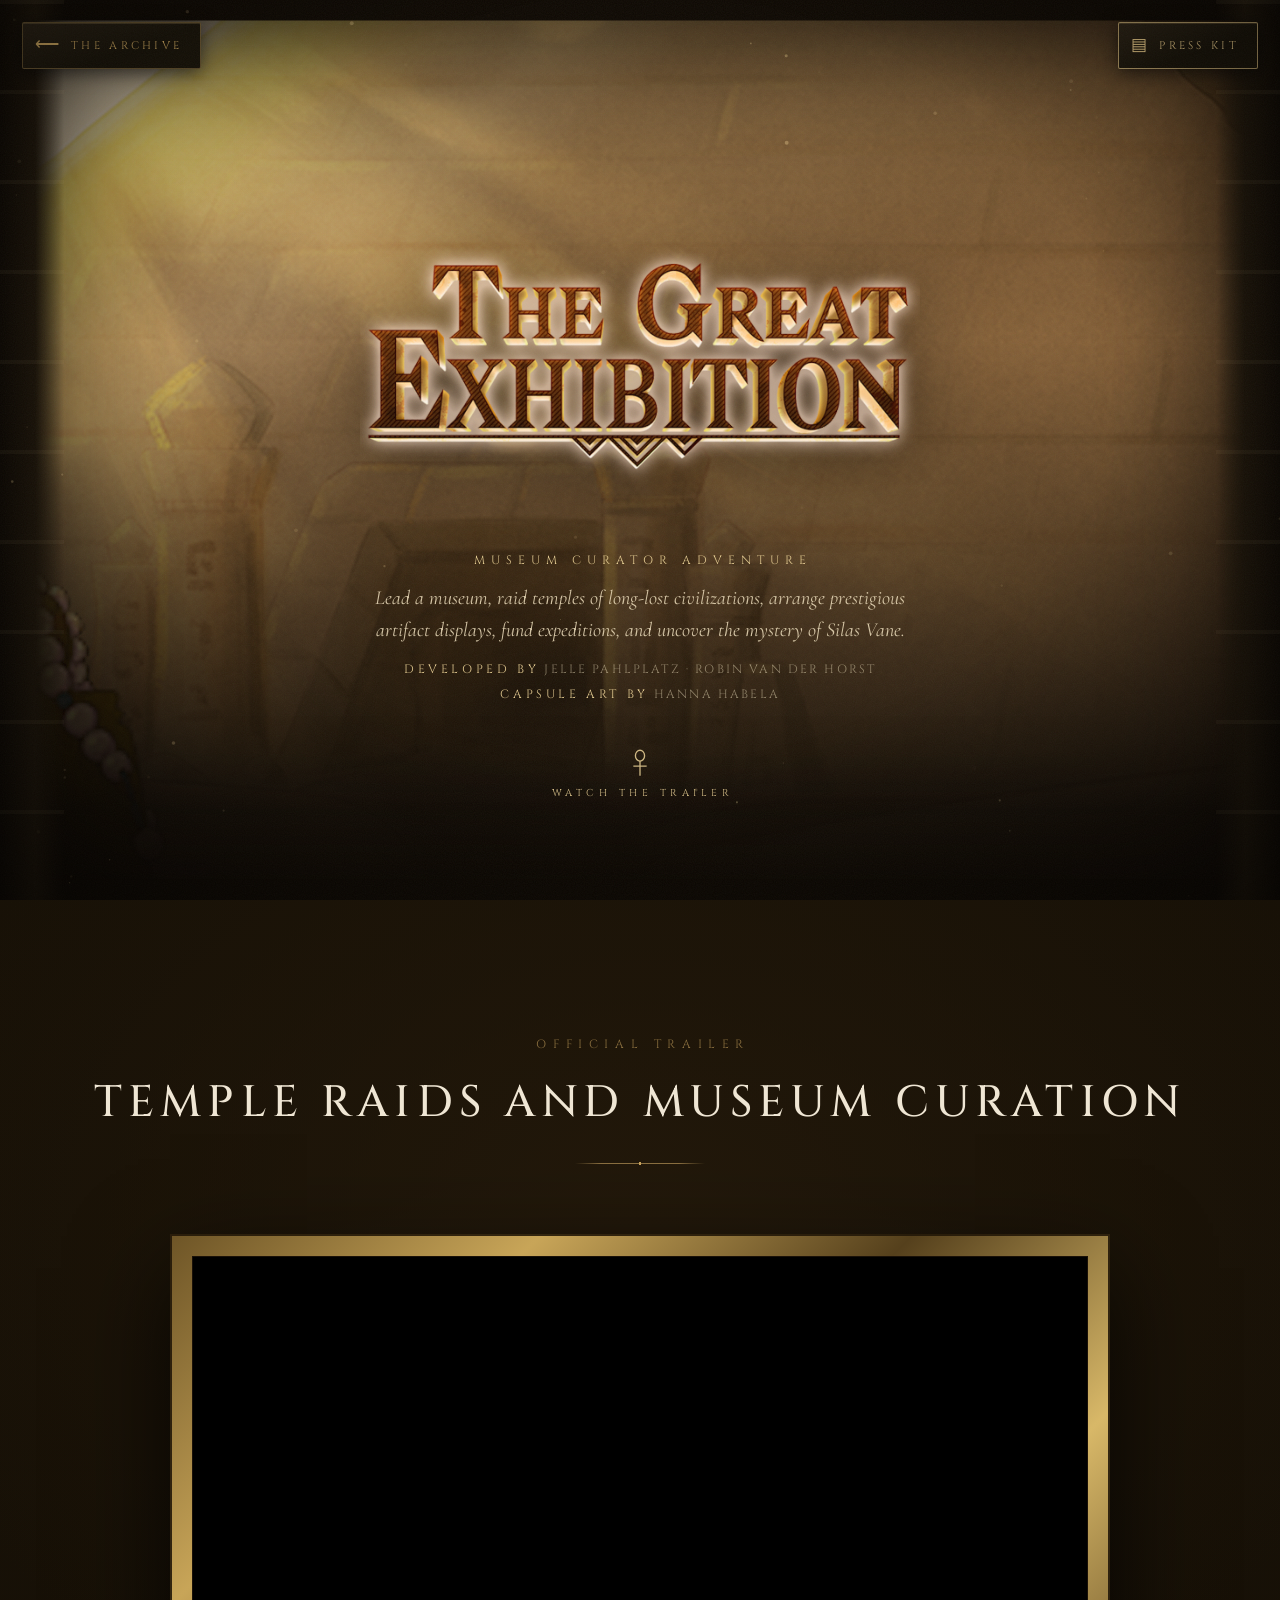
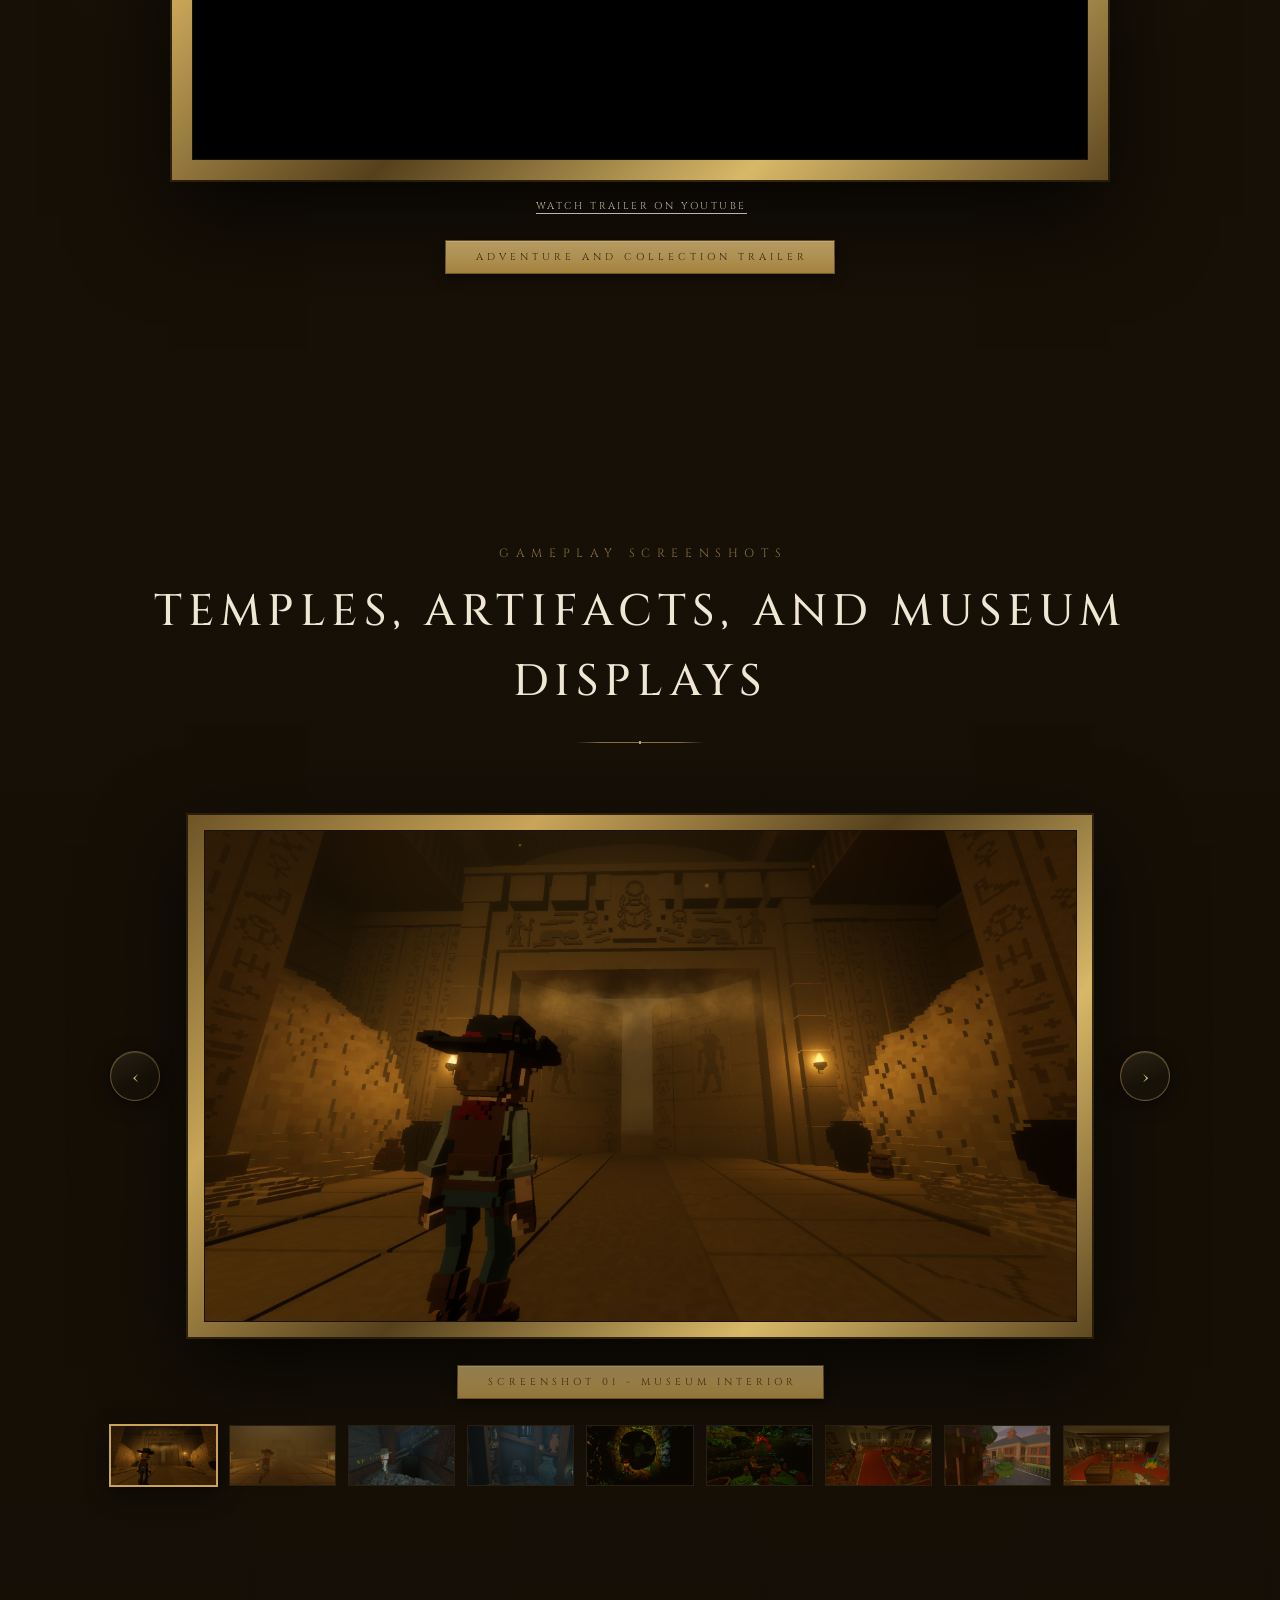
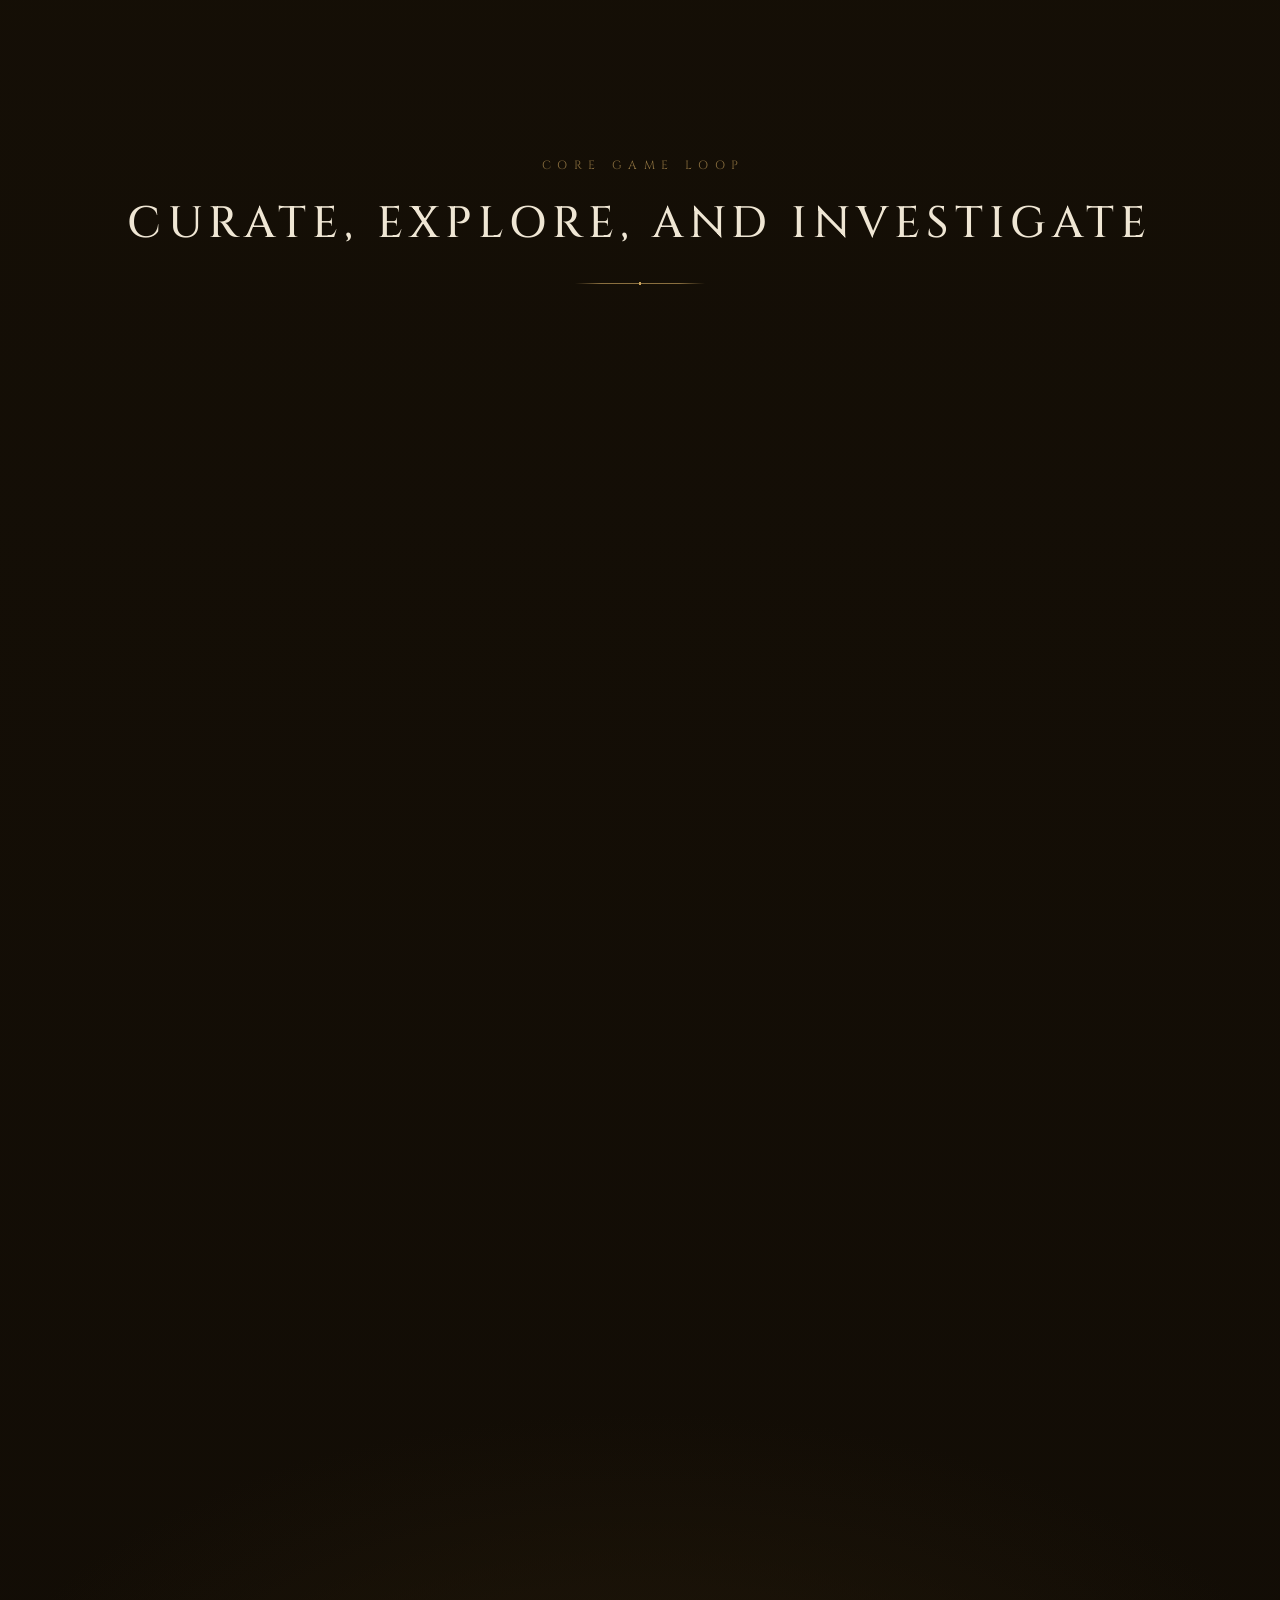
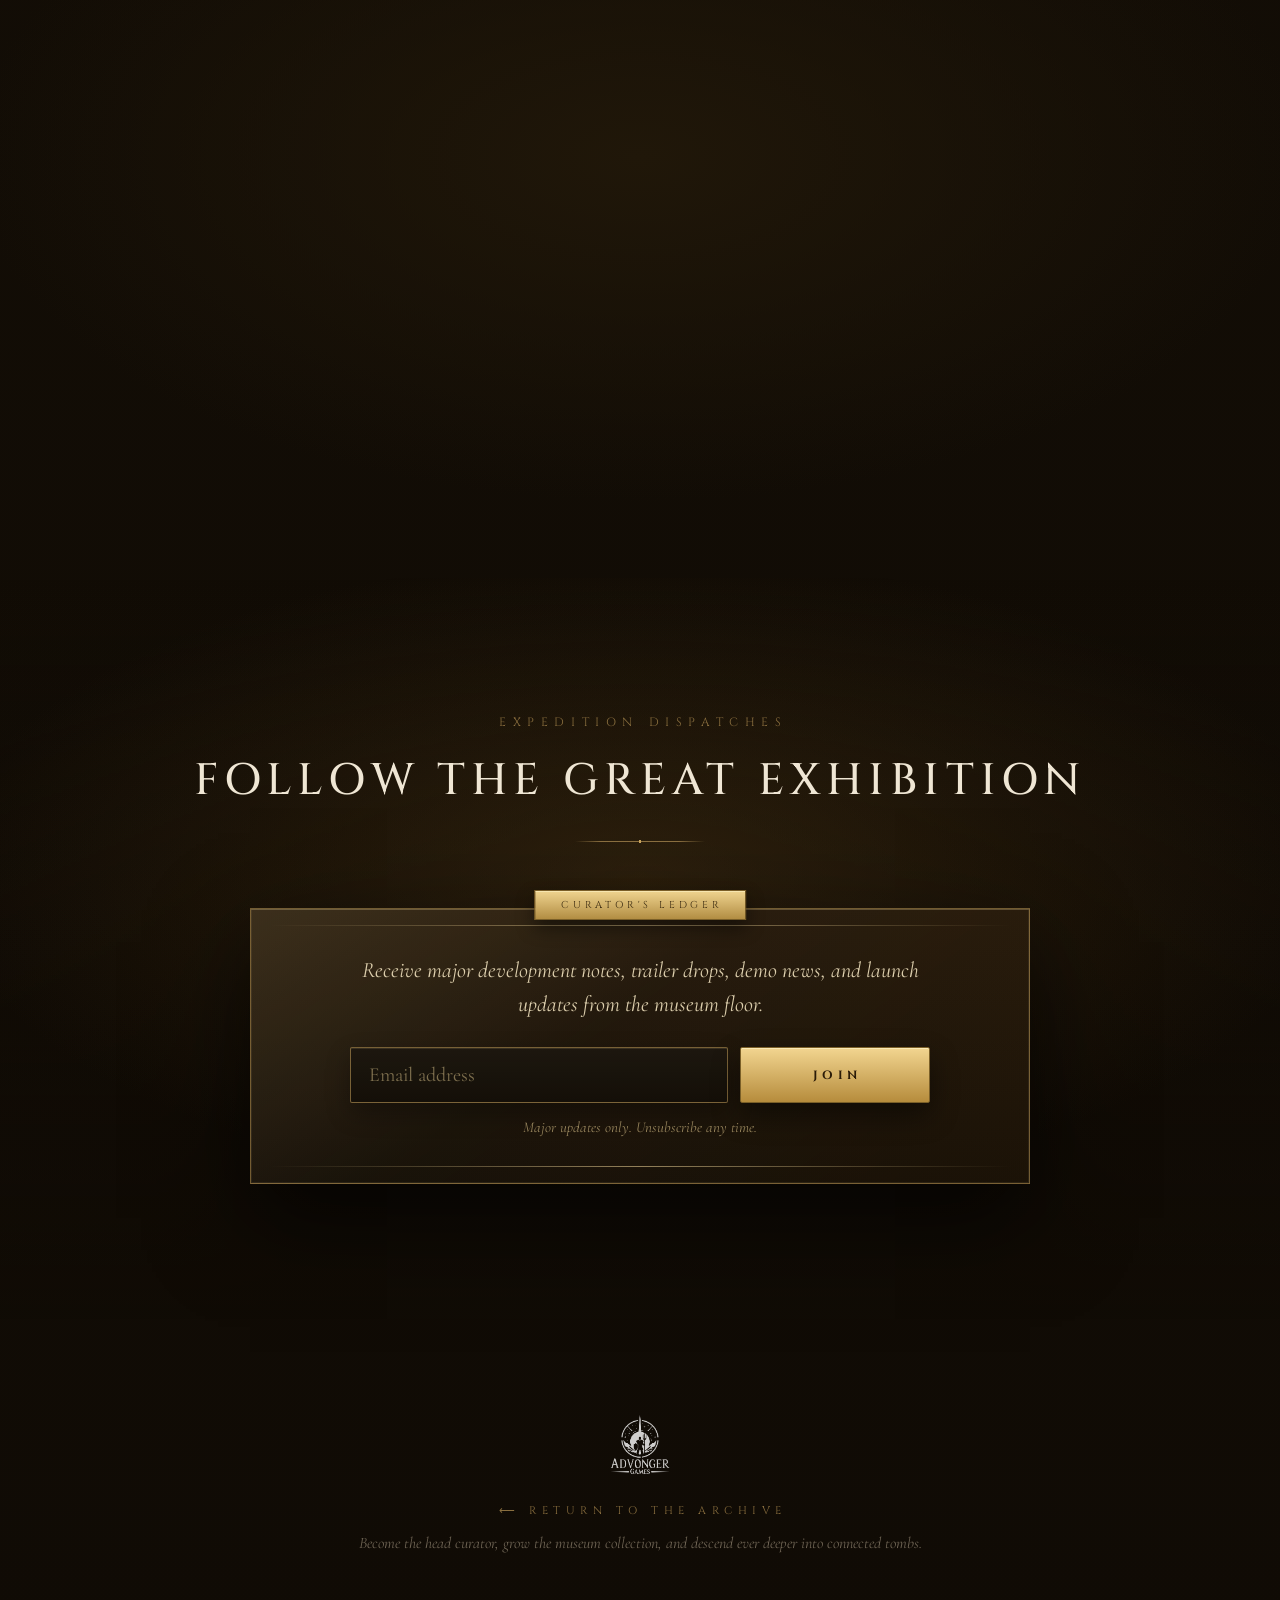
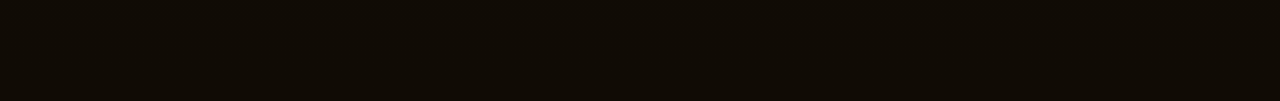
<file: the-great-exhibition.html>
<!DOCTYPE html>
<html lang="en">
<head>
<meta charset="UTF-8">
<meta name="viewport" content="width=device-width, initial-scale=1.0">
<title>The Great Exhibition - Advonger Games</title>
<meta name="description" content="The Great Exhibition is an adventure game about curating a museum, raiding lost temples for ancient artifacts, funding expeditions, and uncovering mysteries.">
<meta name="author" content="Advonger Games">
<meta name="theme-color" content="#191207">
<link rel="canonical" href="https://advongergames.com/the-great-exhibition.html">
<meta property="og:type" content="website">
<meta property="og:site_name" content="Advonger Games">
<meta property="og:title" content="The Great Exhibition - Advonger Games">
<meta property="og:description" content="Become head curator of a growing museum: raid lost temples for ancient artifacts, arrange valuable displays, and fund deeper expeditions.">
<meta property="og:url" content="https://advongergames.com/the-great-exhibition.html">
<meta property="og:image" content="https://advongergames.com/The%20Great%20Exhibition/logo.png">
<meta name="twitter:card" content="summary_large_image">
<meta name="twitter:title" content="The Great Exhibition - Advonger Games">
<meta name="twitter:description" content="Become head curator of a growing museum: raid lost temples for ancient artifacts, arrange valuable displays, and fund deeper expeditions.">
<meta name="twitter:image" content="https://advongergames.com/The%20Great%20Exhibition/logo.png">
<script type="application/ld+json">
{
  "@context": "https://schema.org",
  "@type": "VideoGame",
  "name": "The Great Exhibition",
  "url": "https://advongergames.com/the-great-exhibition.html",
  "image": "https://advongergames.com/The%20Great%20Exhibition/logo.png",
  "description": "An adventure game about curating a museum, raiding lost temples for ancient artifacts, funding expeditions, and uncovering mysteries.",
  "genre": ["Adventure", "Puzzle"],
  "gamePlatform": "PC",
  "author": { "@type": "Organization", "name": "Advonger Games", "url": "https://advongergames.com/" },
  "publisher": { "@type": "Organization", "name": "Advonger Games" },
  "sameAs": ["https://store.steampowered.com/app/4504510/The_Great_Exhibition/"]
}
</script>
<link rel="icon" type="image/png" href="favicon.png">
<link rel="preconnect" href="https://fonts.googleapis.com">
<link rel="preconnect" href="https://fonts.gstatic.com" crossorigin>
<link rel="stylesheet" href="css/archive.css">
<script src="js/archive-transitions.js" defer></script>
<style>
/* ============================================================
   EXHIBIT I - THE GREAT EXHIBITION · sunlight & sandstone
   ============================================================ */
body.tge {
  --sand: #e2c98f;
  --sand-deep: #b28d4c;
  background: linear-gradient(#191207, #100b05);
}

/* ------------------------------------------------ hero */
.tge-hero {
  position: relative;
  min-height: 100vh;
  display: flex; flex-direction: column;
  align-items: center; justify-content: flex-end;
  text-align: center;
  padding: 90px 24px 11vh;
  overflow: hidden;
  isolation: isolate;
}
.tge-hero .bg {
  position: absolute; inset: 0; z-index: -3;
  background: url('The%20Great%20Exhibition/library_hero.png') 42% 28% / cover no-repeat;
  animation: hero-drift 26s ease-in-out infinite alternate;
}
/* on tall screens the wide plate over-zooms; hang the square entrance study instead */
@media (max-aspect-ratio: 5/6) {
  .tge-hero .bg { background-image: url('The%20Great%20Exhibition/shortcut_icon.png'); background-position: 50% 62%; }
}
@keyframes hero-drift {
  from { transform: scale(1.04) translateY(-.6%); }
  to   { transform: scale(1.14) translateY(1%); }
}
.tge-hero .tint {
  position: absolute; inset: 0; z-index: -2;
  background:
    radial-gradient(ellipse 90% 60% at 50% 0%, rgba(255,214,140,.2), transparent 55%),
    linear-gradient(rgba(25,18,7,.34), rgba(25,18,7,.04) 38%, rgba(16,11,5,.94) 90%);
}
/* the tomb doorway you are standing in */
.tge-hero .doorway {
  position: absolute; inset: 0; z-index: 1; pointer-events: none;
  box-shadow: inset 0 0 0 clamp(10px, 1.6vw, 22px) #0e0903,
              inset 0 0 120px 40px rgba(10,6,2,.85);
}
.tge-hero .doorway::before, .tge-hero .doorway::after {
  content: '';
  position: absolute; top: 0; bottom: 0;
  width: clamp(28px, 5vw, 74px);
  background:
    repeating-linear-gradient(rgba(255,226,160,.05) 0 4px, transparent 4px 90px),
    linear-gradient(90deg, #0e0903, #1c1409 55%, rgba(28,20,9,0));
}
.tge-hero .doorway::after {
  right: 0;
  transform: scaleX(-1);
}
.tge-hero .doorway::before { left: 0; }
#tomb-dust { position: absolute; inset: 0; z-index: 2; pointer-events: none; }
.tge-hero > .logo, .tge-hero .field-tag, .tge-hero .field-note, .tge-hero .descend { z-index: 3; position: relative; }
/* rotating sunbeams */
.tge-hero .beams {
  position: absolute; inset: -30%; z-index: -1;
  background: conic-gradient(from 195deg at 72% -8%,
    transparent 0 8%, rgba(255,226,160,.12) 10%, transparent 13%,
    transparent 17%, rgba(255,226,160,.09) 20%, transparent 24%,
    transparent 30%, rgba(255,226,160,.13) 33%, transparent 37%);
  mix-blend-mode: screen;
  animation: beams-sway 12s ease-in-out infinite alternate;
  pointer-events: none;
}
@keyframes beams-sway { from { transform: rotate(-1.6deg); } to { transform: rotate(1.8deg); } }
.tge-hero .logo {
  width: min(560px, 82vw);
  filter: drop-shadow(0 12px 40px rgba(0,0,0,.65));
  animation: logo-settle 1.8s .3s cubic-bezier(.2,.6,.2,1) both;
}
@keyframes logo-settle { from { opacity: 0; transform: translateY(30px) scale(.97); } to { opacity: 1; } }
.tge-hero .field-tag {
  margin-top: 28px;
  font-family: var(--display); font-size: 12px;
  letter-spacing: .5em; text-indent: .5em; text-transform: uppercase;
  color: var(--sand);
  animation: logo-settle 1.8s .6s both;
}
.tge-hero .field-note {
  margin-top: 12px; max-width: 560px;
  font-style: italic; font-size: 20px; color: rgba(240,225,190,.85);
  animation: logo-settle 1.8s .8s both;
}
.tge-hero .devs {
  margin-top: 14px;
  font-family: var(--display);
  font-size: 12px; letter-spacing: .18em; text-transform: uppercase;
  color: rgba(240,225,190,.5);
  animation: logo-settle 1.8s .95s both;
}
.tge-hero .devs .devs-label {
  color: var(--sand);
  letter-spacing: .3em;
}
.tge-hero .devs .credit-line {
  display: block;
  margin-top: 6px;
}
.tge-hero .devs .credit-line:first-child {
  margin-top: 0;
}
.tge-hero .descend {
  margin-top: 44px;
  display: inline-flex; flex-direction: column; align-items: center; gap: 8px;
  color: var(--sand);
  font-family: var(--display); font-size: 10px;
  letter-spacing: .45em; text-indent: .45em; text-transform: uppercase;
  animation: logo-settle 1.8s 1.1s both;
  cursor: pointer;
}
/* little ankh scroll cue */
.tge-hero .descend svg { width: 20px; opacity: .9; animation: ankh-bob 2.4s ease-in-out infinite; }
@keyframes ankh-bob { 50% { transform: translateY(7px); } }

/* ------------------------------------------------ sections */
.tge section { padding: 15vh 24px; position: relative; }

/* projection room (trailer) */
.tge .projection { background: radial-gradient(ellipse 80% 70% at 50% 30%, #22180a, transparent 75%); }
.tge .trailer-frame {
  margin-top: 64px;
  padding: clamp(14px, 1.8vw, 22px);
  aspect-ratio: auto;
  background: linear-gradient(135deg, #6d5426, #c8a558 25%, #55401c 50%, #d8b868 75%, #5e4720);
  box-shadow: 0 34px 90px rgba(0,0,0,.75), inset 0 0 0 2px rgba(35,24,8,.9);
}
.tge .trailer-frame .well { position: relative; aspect-ratio: 16/9; background: #000; border: 1px solid #1a1108; }
.tge .trailer-frame iframe { position: absolute; inset: 0; width: 100%; height: 100%; }
.tge .trailer-frame .beam-spot {
  content: ''; position: absolute; inset: -60px;
  background: radial-gradient(ellipse 65% 60% at 50% 40%, rgba(255,220,150,.12), transparent 70%);
  pointer-events: none; z-index: -1;
}
.tge .plate {
  margin: 26px auto 0; width: fit-content;
  padding: 8px 26px;
  font-family: var(--display); font-size: 10px; letter-spacing: .4em; text-indent: .4em;
  text-transform: uppercase; color: #3a2a10;
  background: linear-gradient(#e6c47c, #b28d43);
  border: 1px solid #7a5f28;
  box-shadow: 0 3px 10px rgba(0,0,0,.5), inset 0 1px 0 rgba(255,240,200,.6);
}

/* exhibit hall - one mounted plate at a time, shown clean */
.tge .plate-viewer {
  margin: 64px auto 0;
  width: min(1060px, 92vw);
  display: grid;
  grid-template-columns: auto minmax(0, 1fr) auto;
  align-items: center;
  gap: clamp(10px, 2vw, 26px);
}
.tge .plate-viewer .frame {
  padding: clamp(10px, 1.4vw, 18px);
  background: linear-gradient(135deg, #6d5426, #c8a558 25%, #55401c 50%, #d8b868 75%, #5e4720);
  box-shadow: 0 30px 80px rgba(0,0,0,.7), inset 0 0 0 2px rgba(35,24,8,.9);
  cursor: zoom-in;
}
.tge .plate-viewer .well {
  position: relative; overflow: hidden;
  aspect-ratio: 16/9; background: #0d0a06;
  border: 1px solid #1a1108;
}
.tge .plate-viewer .well img {
  position: absolute; inset: 0;
  width: 100%; height: 100%; object-fit: cover;
  opacity: 0; transition: opacity .45s ease;
}
.tge .plate-viewer .well img.on { opacity: 1; }
.tge .plate-viewer .nav {
  width: clamp(38px, 4.4vw, 50px); height: clamp(38px, 4.4vw, 50px);
  border-radius: 50%;
  border: 1px solid rgba(201,163,92,.45);
  background: linear-gradient(160deg, #2a2114, #171208 60%);
  box-shadow: 0 4px 18px rgba(0,0,0,.6), inset 0 1px 0 rgba(232,201,135,.18);
  color: var(--sand);
  font-family: var(--serif); font-size: 24px; line-height: 1;
  cursor: pointer;
  transition: border-color .3s, color .3s, transform .3s;
}
.tge .plate-viewer .nav:hover { border-color: var(--brass); color: var(--brass-bright); transform: scale(1.08); }

/* thumbnail rail below the plate */
.tge .thumb-rail {
  margin: 26px auto 0;
  width: min(1060px, 92vw);
  display: grid;
  grid-template-columns: repeat(9, 1fr);
  gap: clamp(6px, 1vw, 12px);
}
.tge .thumb-rail button {
  padding: 0; border: 1px solid rgba(201,163,92,.25);
  background: #0d0a06; cursor: pointer;
  aspect-ratio: 16/9; overflow: hidden;
  opacity: .5;
  transition: opacity .35s, border-color .35s, transform .35s;
}
.tge .thumb-rail button img { width: 100%; height: 100%; object-fit: cover; }
.tge .thumb-rail button:hover { opacity: .85; transform: translateY(-3px); }
.tge .thumb-rail button.on {
  opacity: 1;
  border-color: var(--brass);
  box-shadow: 0 0 0 1px var(--brass), 0 8px 22px rgba(0,0,0,.55);
}
@media (max-width: 640px) {
  .tge .thumb-rail { grid-template-columns: repeat(3, 1fr); }
  .tge .plate-viewer { grid-template-columns: minmax(0, 1fr); }
  .tge .plate-viewer .nav { display: none; }
}

/* the relic room - everything laid out in the open, no drawers */
.tge .relic-row {
  margin: 70px auto 0;
  max-width: 1180px;
  display: grid;
  grid-template-columns: minmax(0, 1.22fr) minmax(300px, .78fr);
  gap: clamp(18px, 2.2vw, 30px);
  align-items: stretch;
}
.tge .relic {
  position: relative;
  overflow: hidden;
  display: grid;
  grid-template-rows: auto 1fr;
  text-align: left;
  min-height: 100%;
  padding: 0;
  background:
    radial-gradient(ellipse 70% 65% at 50% 0%, rgba(255,220,150,.1), transparent 60%),
    linear-gradient(155deg, #241a0e, #171006 66%);
  border: 1px solid rgba(201,163,92,.35);
  box-shadow: 0 24px 60px rgba(0,0,0,.6), inset 0 1px 0 rgba(232,201,135,.12);
  transition: transform .6s cubic-bezier(.2,.6,.2,1), border-color .6s;
}
.tge .relic.is-feature { grid-row: span 2; }
.tge .relic:hover { transform: translateY(-6px); border-color: rgba(201,163,92,.6); }
.tge .relic img {
  width: 100%;
  aspect-ratio: 16 / 9;
  object-fit: cover;
  margin: 0;
  border: 0;
  border-bottom: 1px solid rgba(201,163,92,.38);
  box-shadow: 0 14px 36px rgba(0,0,0,.55);
  filter: saturate(.95) contrast(1.04);
}
.tge .relic.is-feature img {
  height: clamp(320px, 38vw, 500px);
  aspect-ratio: auto;
}
.tge .relic figcaption { padding: clamp(18px, 2.2vw, 28px); }
.tge .relic .find-no {
  display: block;
  font-family: var(--display); font-size: 10px;
  letter-spacing: .4em; text-transform: uppercase;
  color: var(--brass-dim);
}
.tge .relic p {
  margin-top: 12px;
  font-style: italic; font-size: 18px;
  color: rgba(240,225,190,.88);
}
.tge .relic.is-feature p { font-size: clamp(18px, 1.45vw, 22px); }
.tge .relic-footnote {
  margin: 44px auto 0; max-width: 560px;
  text-align: center;
  font-style: italic; font-size: 17px;
  color: rgba(226,201,143,.5);
}
@media (max-width: 900px) {
  .tge .relic-row { grid-template-columns: minmax(0, 1fr); }
  .tge .relic.is-feature { grid-row: auto; }
  .tge .relic.is-feature img { height: auto; aspect-ratio: 16 / 9; }
}

/* acquisitions (steam) */
.tge .acquisitions { background: radial-gradient(ellipse 70% 60% at 50% 45%, #201709, transparent 75%); }
.tge .steam-shrine {
  margin-top: 60px;
  padding: clamp(18px, 2.4vw, 30px);
  background:
    linear-gradient(160deg, rgba(255,230,170,.07), rgba(255,230,170,0) 45%),
    linear-gradient(#2a1f0f, #191106);
  border: 1px solid rgba(201,163,92,.45);
  box-shadow: 0 26px 70px rgba(0,0,0,.6), inset 0 1px 0 rgba(232,201,135,.2);
  position: relative;
}
.tge .steam-shrine::before {
  content: 'ACQUISITIONS DESK';
  position: absolute; top: -13px; left: 50%; transform: translateX(-50%);
  padding: 5px 20px;
  font-family: var(--display); font-size: 9px; letter-spacing: .4em; text-indent: .4em;
  color: #3a2a10;
  background: linear-gradient(#e6c47c, #b28d43);
  border: 1px solid #7a5f28;
  white-space: nowrap;
}

/* expedition dispatches (newsletter) */
.tge .dispatches {
  background:
    radial-gradient(ellipse 74% 58% at 50% 40%, rgba(80,57,22,.42), transparent 74%),
    linear-gradient(rgba(16,11,5,0), rgba(16,11,5,.72));
}
.tge .dispatch-frame {
  width: min(780px, 92vw);
  margin: 60px auto 0;
  padding: clamp(24px, 4vw, 44px);
  position: relative;
  background:
    linear-gradient(145deg, rgba(255,232,172,.11), rgba(255,232,172,.025) 44%, rgba(69,45,17,.16)),
    linear-gradient(#24180a, #130d05);
  border: 1px solid rgba(201,163,92,.5);
  box-shadow:
    0 34px 90px rgba(0,0,0,.68),
    inset 0 0 0 1px rgba(255,226,160,.08),
    inset 0 1px 0 rgba(255,226,160,.2);
}
.tge .dispatch-frame::before,
.tge .dispatch-frame::after {
  content: '';
  position: absolute;
  left: 18px;
  right: 18px;
  height: 1px;
  background: linear-gradient(to right, transparent, rgba(226,201,143,.6), transparent);
}
.tge .dispatch-frame::before { top: 16px; }
.tge .dispatch-frame::after { bottom: 16px; }
.tge .dispatch-seal {
  position: absolute;
  top: -19px;
  left: 50%;
  transform: translateX(-50%);
  padding: 6px 22px;
  font-family: var(--display);
  font-size: 10px;
  letter-spacing: .38em;
  text-indent: .38em;
  text-transform: uppercase;
  color: #3a2a10;
  background: linear-gradient(#efd48f, #b28d43);
  border: 1px solid #7a5f28;
  box-shadow: 0 8px 18px rgba(0,0,0,.45), inset 0 1px 0 rgba(255,246,202,.55);
  white-space: nowrap;
}
.tge .dispatch-copy {
  max-width: 600px;
  margin: 0 auto 26px;
  text-align: center;
  font-style: italic;
  font-size: clamp(18px, 2vw, 22px);
  line-height: 1.55;
  color: rgba(240,225,190,.9);
}
#mlb2-43343053.ml-form-embedContainer {
  width: 100%;
  max-width: 580px;
  margin: 0 auto;
}
#mlb2-43343053 .ml-form-embedWrapper {
  width: 100%;
}
#mlb2-43343053 .ml-form-embedContent {
  display: none;
}
#mlb2-43343053 .ml-block-form,
#mlb2-43343053 .ml-form-formContent {
  margin: 0;
}
#mlb2-43343053 input[type="email"] {
  width: 100%;
  min-height: 56px;
  padding: 15px 18px;
  color: #f4e4c0;
  background:
    linear-gradient(rgba(255,233,177,.055), rgba(255,233,177,.015)),
    #100b05;
  border: 1px solid rgba(201,163,92,.55);
  border-radius: 2px;
  box-shadow: inset 0 1px 0 rgba(255,226,160,.12), 0 10px 24px rgba(0,0,0,.3);
  font-family: var(--serif);
  font-size: 20px;
  outline: none;
  transition: border-color .3s, box-shadow .3s, background .3s;
}
#mlb2-43343053 input[type="email"]::placeholder {
  color: rgba(226,201,143,.5);
}
#mlb2-43343053 input[type="email"]:focus {
  border-color: var(--sand);
  box-shadow: inset 0 1px 0 rgba(255,226,160,.18), 0 0 28px rgba(201,163,92,.18);
  background:
    linear-gradient(rgba(255,233,177,.09), rgba(255,233,177,.025)),
    #100b05;
}
#mlb2-43343053 .ml-form-embedSubmit {
  margin-top: 16px;
}
#mlb2-43343053 .ml-form-embedSubmit button {
  width: 100%;
  min-height: 52px;
  border: 1px solid #7a5f28;
  border-radius: 2px;
  color: #2a1b08;
  background: linear-gradient(#f2d590, #b68c3c);
  box-shadow: 0 12px 28px rgba(0,0,0,.45), inset 0 1px 0 rgba(255,246,202,.62);
  cursor: pointer;
  font-family: var(--display);
  font-size: 12px;
  font-weight: 700;
  letter-spacing: .34em;
  text-indent: .34em;
  text-transform: uppercase;
  transition: transform .3s, box-shadow .3s, filter .3s;
}
#mlb2-43343053 .ml-form-embedSubmit button:hover,
#mlb2-43343053 .ml-form-embedSubmit button:focus-visible {
  transform: translateY(-1px);
  filter: brightness(1.08);
  box-shadow: 0 16px 36px rgba(0,0,0,.52), 0 0 26px rgba(201,163,92,.22), inset 0 1px 0 rgba(255,246,202,.7);
}
#mlb2-43343053 .ml-form-embedSubmit button.loading {
  display: none;
}
#mlb2-43343053 .ml-form-successBody {
  text-align: center;
}
#mlb2-43343053 .ml-form-successContent h4 {
  font-family: var(--display);
  font-size: clamp(22px, 3vw, 34px);
  font-weight: 500;
  letter-spacing: .18em;
  text-transform: uppercase;
  color: var(--sand);
}
#mlb2-43343053 .ml-form-successContent p,
.tge .dispatch-note {
  margin-top: 12px;
  text-align: center;
  color: rgba(226,201,143,.62);
  font-size: 15px;
  font-style: italic;
}
.ml-form-embedSubmitLoad {
  display: inline-block;
  width: 20px;
  height: 20px;
}
.ml-form-embedSubmitLoad::after {
  content: " ";
  display: block;
  width: 11px;
  height: 11px;
  margin: 1px;
  border-radius: 50%;
  border: 4px solid #2a1b08;
  border-color: #2a1b08 #2a1b08 #2a1b08 transparent;
  animation: ml-form-embedSubmitLoad 1.2s linear infinite;
}
@keyframes ml-form-embedSubmitLoad {
  to { transform: rotate(360deg); }
}
.sr-only {
  position: absolute;
  width: 1px;
  height: 1px;
  padding: 0;
  margin: -1px;
  overflow: hidden;
  clip: rect(0,0,0,0);
  border: 0;
}
@media (min-width: 700px) {
  #mlb2-43343053 .ml-form-formContent {
    display: grid;
    grid-template-columns: minmax(0, 1fr) 190px;
    gap: 12px;
    align-items: stretch;
  }
  #mlb2-43343053 .ml-form-embedSubmit {
    margin-top: 0;
  }
  #mlb2-43343053 .ml-form-embedSubmit button {
    height: 100%;
  }
}
@media (max-width: 520px) {
  .tge .dispatch-seal {
    max-width: calc(100% - 40px);
    overflow-wrap: anywhere;
    white-space: normal;
    text-align: center;
  }
  #mlb2-43343053 .ml-form-embedSubmit button {
    letter-spacing: .22em;
    text-indent: .22em;
  }
}

/* archive door (return) */
.tge .archive-door { text-align: center; padding-bottom: 16vh; }
</style>
</head>
<body class="tge">

<div class="arrive-shade"></div>
<div class="grain"></div>
<div class="vignette"></div>

<a class="return-plaque" href="index.html"><span class="arrow">⟵</span> The Archive</a>
<a class="return-plaque press-plaque" href="presskit-the-great-exhibition.html"><span class="arrow">▤</span> Press Kit</a>

<!-- ═══════ HERO ═══════ -->
<header class="tge-hero">
  <div class="bg"></div>
  <div class="tint"></div>
  <div class="beams"></div>
  <div class="doorway" aria-hidden="true"></div>
  <canvas id="tomb-dust" aria-hidden="true"></canvas>
  <img class="logo" src="The%20Great%20Exhibition/logo.png" alt="The Great Exhibition">
  <p class="field-tag">Museum Curator Adventure</p>
  <p class="field-note">Lead a museum, raid temples of long-lost civilizations, arrange prestigious artifact displays, fund expeditions, and uncover the mystery of Silas Vane.</p>
  <p class="devs">
    <span class="credit-line"><span class="devs-label">Developed by</span> Jelle Pahlplatz · Robin van der Horst</span>
    <span class="credit-line"><span class="devs-label">Capsule Art by</span> Hanna Habela</span>
  </p>
  <a class="descend" href="#projection">
    <svg viewBox="0 0 24 34" fill="none" stroke="#e2c98f" stroke-width="1.6" aria-hidden="true">
      <ellipse cx="12" cy="8" rx="5.5" ry="6.5"/><path d="M12 14.5V32M4 20.5h16"/>
    </svg>
    Watch the trailer
  </a>
</header>

<!-- ═══════ TRAILER ═══════ -->
<section class="projection" id="projection">
  <div class="hall-heading reveal">
    <span class="over">Official Trailer</span>
    <h2>Temple Raids and Museum Curation</h2>
    <div class="rule"></div>
  </div>
  <div class="trailer-frame reveal d1">
    <div class="beam-spot"></div>
    <div class="well">
      <iframe src="https://www.youtube-nocookie.com/embed/0CNMDp8PuZ8" title="The Great Exhibition - trailer"
              loading="lazy" allow="accelerometer; autoplay; clipboard-write; encrypted-media; gyroscope; picture-in-picture"
              allowfullscreen></iframe>
    </div>
  </div>
  <p class="trailer-link reveal d2"><a href="https://www.youtube.com/watch?v=0CNMDp8PuZ8" target="_blank" rel="noopener">Watch trailer on YouTube</a></p>
  <p class="plate reveal d2">Adventure and collection trailer</p>
</section>

<!-- ═══════ GALLERY ═══════ -->
<section>
  <div class="hall-heading reveal">
    <span class="over">Gameplay Screenshots</span>
    <h2>Temples, Artifacts, and Museum Displays</h2>
    <div class="rule"></div>
  </div>
  <div class="plate-viewer reveal d1">
    <button class="nav" id="plate-prev" aria-label="Previous view">‹</button>
    <div class="frame" id="plate-frame" title="Enlarge">
      <div class="well"><img id="plate-img" alt=""></div>
    </div>
    <button class="nav" id="plate-next" aria-label="Next view">›</button>
  </div>
  <p class="plate plate-caption reveal d2" id="plate-caption" aria-live="polite"></p>
  <div class="thumb-rail reveal d2" id="thumbs"></div>
</section>

<!-- ═══════ RELIC ROOM ═══════ -->
<section>
  <div class="hall-heading reveal">
    <span class="over">Core Game Loop</span>
    <h2>Curate, Explore, and Investigate</h2>
    <div class="rule"></div>
  </div>
  <div class="relic-row reveal d1">
    <figure class="relic is-feature">
      <img src="The%20Great%20Exhibition/screenshot_1.png" alt="An explorer standing before a sealed temple entrance" loading="lazy">
      <figcaption>
        <span class="find-no">Temple Exploration</span>
        <p>Venture into long-forgotten tombs, avoid lethal traps, solve puzzles, and search for artifacts worthy of the museum.</p>
      </figcaption>
    </figure>
    <figure class="relic">
      <img src="The%20Great%20Exhibition/screenshot_7.png" alt="A museum hall filled with curated artifact displays" loading="lazy">
      <figcaption>
        <span class="find-no">Museum Collection</span>
        <p>Arrange displays for prestige, gather artifact sets to raise their value, and attract the attention of world-renowned explorers.</p>
      </figcaption>
    </figure>
    <figure class="relic">
      <img src="The%20Great%20Exhibition/screenshot_5.png" alt="A hidden jungle chamber containing an ancient artifact" loading="lazy">
      <figcaption>
        <span class="find-no">Expeditions and Mysteries</span>
        <p>Buy specialized equipment, finance expeditions to unexplored lands, and piece together the stories behind lost civilizations.</p>
      </figcaption>
    </figure>
  </div>
  <p class="relic-footnote reveal d2">All tombs are connected in more ways than they first appear, and the artifacts point toward a larger mystery.</p>
</section>

<!-- ═══════ STEAM ═══════ -->
<section class="acquisitions">
  <div class="hall-heading reveal">
    <span class="over">Steam Page</span>
    <h2>Wishlist The Great Exhibition</h2>
    <div class="rule"></div>
  </div>
  <div class="steam-shrine reveal d1">
    <iframe class="steam-widget" src="https://store.steampowered.com/widget/4504510/" title="The Great Exhibition on Steam" loading="lazy"></iframe>
    <p class="steam-note">The Great Exhibition is coming to Steam. Wishlist it on
      <a href="https://store.steampowered.com/app/4504510/The_Great_Exhibition" target="_blank" rel="noopener">Steam - The Great Exhibition</a>.</p>
  </div>
</section>

<!-- ═══════ RETURN ═══════ -->
<section class="dispatches" id="dispatches">
  <div class="hall-heading reveal">
    <span class="over">Expedition Dispatches</span>
    <h2>Follow The Great Exhibition</h2>
    <div class="rule"></div>
  </div>
  <div class="dispatch-frame reveal d1">
    <span class="dispatch-seal">Curator's Ledger</span>
    <p class="dispatch-copy">Receive major development notes, trailer drops, demo news, and launch updates from the museum floor.</p>

    <div id="mlb2-43343053" class="ml-form-embedContainer ml-subscribe-form ml-subscribe-form-43343053">
      <div class="ml-form-align-center">
        <div class="ml-form-embedWrapper embedForm">
          <div class="ml-form-embedBody ml-form-embedBodyDefault row-form">
            <div class="ml-form-embedContent">
              <h4>Newsletter</h4>
              <p>Signup for news and special offers!</p>
            </div>
            <form class="ml-block-form" action="https://assets.mailerlite.com/jsonp/434629/forms/191966549014217867/subscribe" data-code="" method="post" target="_blank">
              <div class="ml-form-formContent">
                <div class="ml-form-fieldRow ml-last-item">
                  <div class="ml-field-group ml-field-email ml-validate-email ml-validate-required">
                    <label class="sr-only" for="tge-dispatch-email">Email address</label>
                    <input id="tge-dispatch-email" aria-label="email" aria-required="true" type="email" class="form-control" name="fields[email]" placeholder="Email address" autocomplete="email">
                  </div>
                </div>
                <input type="hidden" name="ml-submit" value="1">
                <div class="ml-form-embedSubmit">
                  <button type="submit" class="primary">Join</button>
                  <button disabled="disabled" style="display: none;" type="button" class="loading">
                    <div class="ml-form-embedSubmitLoad"></div>
                    <span class="sr-only">Loading...</span>
                  </button>
                </div>
              </div>
              <input type="hidden" name="anticsrf" value="true">
            </form>
          </div>
          <div class="ml-form-successBody row-success" style="display: none">
            <div class="ml-form-successContent">
              <h4>Thank you</h4>
              <p>You have joined the expedition dispatch list.</p>
            </div>
          </div>
        </div>
      </div>
    </div>

    <p class="dispatch-note">Major updates only. Unsubscribe any time.</p>
  </div>
</section>

<footer class="archive-door colophon">
  <img class="mark" src="Advonger_Games_logo.png" alt="">
  <p class="curator"><a href="index.html">⟵ Return to the Archive</a></p>
  <p class="quiet">Become the head curator, grow the museum collection, and descend ever deeper into connected tombs.</p>
</footer>

<div class="lightbox" id="lightbox">
  <img src="[data-uri]" alt="">
  <span class="lb-caption"></span>
</div>

<script>
/* gallery: the viewing plate */
(() => {
  const tags = ['Museum Interior','Temple Approach','Traps','Storage','Ancient Perils',
                'Curiosity X','The Great Exhibition','Sunny Day','Exhibit Hall'];
  const src = i => `The%20Great%20Exhibition/screenshot_${i + 1}.png`;
  const img = document.getElementById('plate-img');
  const cap = document.getElementById('plate-caption');
  const rail = document.getElementById('thumbs');
  let cur = -1;

  tags.forEach((t, i) => {
    const b = document.createElement('button');
    b.type = 'button';
    b.setAttribute('aria-label', `Screenshot ${String(i + 1).padStart(2, '0')} - ${t}`);
    b.innerHTML = `<img src="${src(i)}" loading="lazy" alt="">`;
    b.addEventListener('click', () => show(i));
    rail.appendChild(b);
  });

  function show(i) {
    if (i === cur) return;
    cur = (i + tags.length) % tags.length;
    img.classList.remove('on');
    const next = new Image();
    next.onload = () => {
      img.src = next.src;
      img.alt = `The Great Exhibition screenshot - ${tags[cur]}`;
      img.classList.add('on');
    };
    next.src = src(cur);
    cap.textContent = `Screenshot ${String(cur + 1).padStart(2, '0')} - ${tags[cur]}`;
    rail.querySelectorAll('button').forEach((b, j) => b.classList.toggle('on', j === cur));
  }

  document.getElementById('plate-prev').addEventListener('click', () => show(cur - 1));
  document.getElementById('plate-next').addEventListener('click', () => show(cur + 1));
  addEventListener('keydown', e => {
    if (e.key === 'ArrowLeft') show(cur - 1);
    if (e.key === 'ArrowRight') show(cur + 1);
  });
  show(0);
})();

/* dust hanging in the tomb doorway */
(() => {
  const c = document.getElementById('tomb-dust');
  const ctx = c.getContext('2d');
  const hero = document.querySelector('.tge-hero');
  let w, h, motes;
  const resize = () => {
    w = c.width = hero.clientWidth; h = c.height = hero.clientHeight;
    motes = Array.from({length: Math.min(80, w / 14)}, () => ({
      x: Math.random() * w, y: Math.random() * h,
      r: .4 + Math.random() * 1.6,
      vx: -.05 + Math.random() * .1, vy: .05 + Math.random() * .16,
      a: .08 + Math.random() * .3, p: Math.random() * Math.PI * 2
    }));
  };
  resize(); addEventListener('resize', resize);
  (function tick() {
    ctx.clearRect(0, 0, w, h);
    for (const m of motes) {
      m.x += m.vx; m.y += m.vy; m.p += .014;
      if (m.y > h + 4) { m.y = -4; m.x = Math.random() * w; }
      ctx.globalAlpha = m.a * (0.55 + 0.45 * Math.sin(m.p));
      ctx.fillStyle = '#ffe2a0';
      ctx.beginPath(); ctx.arc(m.x, m.y, m.r, 0, 7); ctx.fill();
    }
    requestAnimationFrame(tick);
  })();
})();

/* reveal on scroll */
(() => {
  const io = new IntersectionObserver(es => es.forEach(e => {
    if (e.isIntersecting) { e.target.classList.add('lit'); io.unobserve(e.target); }
  }), { threshold: .18 });
  document.querySelectorAll('.reveal').forEach(el => io.observe(el));
})();

/* lightbox: enlarge the current plate */
(() => {
  const lb = document.getElementById('lightbox');
  const img = lb.querySelector('img');
  const cap = lb.querySelector('.lb-caption');
  document.getElementById('plate-frame').addEventListener('click', () => {
    img.src = document.getElementById('plate-img').src;
    cap.textContent = document.getElementById('plate-caption').textContent;
    lb.classList.add('open');
  });
  lb.addEventListener('click', () => lb.classList.remove('open'));
  addEventListener('keydown', e => { if (e.key === 'Escape') lb.classList.remove('open'); });
})();
</script>
<script>
window.ml_webform_success_43343053 = function() {
  var $ = window.ml_jQuery || window.jQuery;
  if ($) {
    $('.ml-subscribe-form-43343053 .row-success').show();
    $('.ml-subscribe-form-43343053 .row-form').hide();
    return;
  }
  document.querySelectorAll('.ml-subscribe-form-43343053 .row-success').forEach(function(el) {
    el.style.display = 'block';
  });
  document.querySelectorAll('.ml-subscribe-form-43343053 .row-form').forEach(function(el) {
    el.style.display = 'none';
  });
};
</script>
<script src="https://groot.mailerlite.com/js/w/webforms.min.js?v83147fa8ce2d95cb73ece7f28b469519" type="text/javascript"></script>
<script>
fetch("https://assets.mailerlite.com/jsonp/434629/forms/191966549014217867/takel").catch(function() {});
</script>
</body>
</html>
</file>
<file: css/archive.css>
/* ============================================================
   THE ADVONGER ARCHIVE - shared foundation
   ============================================================ */
@import url('https://fonts.googleapis.com/css2?family=Cinzel:wght@400;500;600;700&family=Cormorant+Garamond:ital,wght@0,400;0,500;0,600;1,400;1,500&family=VT323&display=swap');

:root {
  --ink: #0c0a08;
  --ink-2: #14100b;
  --brass: #c9a35c;
  --brass-bright: #e8c987;
  --brass-dim: #8a6f3f;
  --bone: #efe6d4;
  --bone-dim: #b9ac93;
  --serif: 'Cormorant Garamond', Georgia, serif;
  --display: 'Cinzel', 'Trajan Pro', serif;
  --mono: 'VT323', monospace;
}

* { margin: 0; padding: 0; box-sizing: border-box; }

html {
  scroll-behavior: smooth;
  overflow-x: hidden;
}

body {
  background: var(--ink);
  color: var(--bone);
  font-family: var(--serif);
  font-size: 19px;
  line-height: 1.6;
  overflow-x: hidden;
  -webkit-font-smoothing: antialiased;
}

img { max-width: 100%; display: block; }
a { color: inherit; text-decoration: none; }

::selection { background: var(--brass-dim); color: var(--ink); }

/* ---- film grain + vignette, laid over every page ---- */
.grain, .vignette {
  position: fixed; inset: 0; pointer-events: none; z-index: 90;
}
.grain {
  opacity: .07;
  background-image: url("data:image/svg+xml,%3Csvg xmlns='http://www.w3.org/2000/svg' width='120' height='120'%3E%3Cfilter id='n'%3E%3CfeTurbulence type='fractalNoise' baseFrequency='.9' numOctaves='2'/%3E%3C/filter%3E%3Crect width='120' height='120' filter='url(%23n)' opacity='.9'/%3E%3C/svg%3E");
  animation: grain-shift 1.4s steps(3) infinite;
}
@keyframes grain-shift {
  0% { transform: translate(0,0); }
  33% { transform: translate(-6px,4px); }
  66% { transform: translate(4px,-6px); }
  100% { transform: translate(0,0); }
}
.vignette {
  background: radial-gradient(ellipse at 50% 42%, transparent 52%, rgba(0,0,0,.55) 100%);
}

/* ---- engraved section headings ---- */
.hall-heading {
  text-align: center;
  padding: 0 24px;
}
.hall-heading .over {
  font-family: var(--display);
  font-size: 12px;
  letter-spacing: .55em;
  text-indent: .55em;
  color: var(--brass-dim);
  text-transform: uppercase;
  display: block;
  margin-bottom: 14px;
}
.hall-heading h2 {
  font-family: var(--display);
  font-weight: 500;
  font-size: clamp(26px, 4vw, 44px);
  letter-spacing: .14em;
  color: var(--bone);
  text-transform: uppercase;
}
.hall-heading .rule {
  width: 130px; height: 13px; margin: 18px auto 0;
  background:
    radial-gradient(circle 3px at 50% 50%, var(--brass) 40%, transparent 45%),
    linear-gradient(to right, transparent, var(--brass-dim) 20%, var(--brass-dim) 80%, transparent) 50% 50% / 100% 1px no-repeat;
}

/* ---- the brass return plaque (fixed, top-left) ---- */
.return-plaque {
  position: fixed; top: 22px; left: 22px; z-index: 80;
  display: flex; align-items: center; gap: 12px;
  padding: 9px 18px 9px 12px;
  background: linear-gradient(160deg, #2a2114, #171208 60%);
  border: 1px solid rgba(201,163,92,.4);
  box-shadow: 0 4px 18px rgba(0,0,0,.6), inset 0 1px 0 rgba(232,201,135,.18);
  border-radius: 2px;
  font-family: var(--display);
  font-size: 11px;
  letter-spacing: .3em;
  text-transform: uppercase;
  color: var(--brass);
  cursor: pointer;
  transition: border-color .35s, color .35s, transform .35s;
}
.return-plaque:hover {
  border-color: var(--brass);
  color: var(--brass-bright);
  transform: translateY(-1px);
}
.return-plaque .arrow {
  font-family: var(--serif); font-size: 17px; letter-spacing: 0;
  transform: translateY(-1px);
  transition: transform .35s;
}
.return-plaque:hover .arrow { transform: translate(-3px, -1px); }

/* ---- the press kit plaque (same brass, fixed top-right) ---- */
.press-plaque {
  left: auto; right: 22px;
  border-color: rgba(232,201,135,.7);
  color: var(--brass-bright);
  animation: press-glow 2.6s ease-in-out infinite;
}
.press-plaque:hover {
  animation-play-state: paused;
  box-shadow: 0 4px 18px rgba(0,0,0,.6), inset 0 1px 0 rgba(232,201,135,.18),
              0 0 26px rgba(232,201,135,.7);
}
@keyframes press-glow {
  0%, 100% {
    box-shadow: 0 4px 18px rgba(0,0,0,.6), inset 0 1px 0 rgba(232,201,135,.18),
                0 0 8px rgba(232,201,135,.25);
    border-color: rgba(232,201,135,.5);
  }
  50% {
    box-shadow: 0 4px 18px rgba(0,0,0,.6), inset 0 1px 0 rgba(232,201,135,.28),
                0 0 22px rgba(232,201,135,.65);
    border-color: rgba(232,201,135,.9);
  }
}
@media (prefers-reduced-motion: reduce) {
  .press-plaque {
    animation: none;
    box-shadow: 0 4px 18px rgba(0,0,0,.6), inset 0 1px 0 rgba(232,201,135,.18),
                0 0 18px rgba(232,201,135,.5);
  }
}

/* ---- shared trailer shells ---- */
.trailer-frame {
  position: relative;
  width: min(940px, 92vw);
  margin: 0 auto;
  aspect-ratio: 16 / 9;
}
.trailer-frame iframe {
  position: absolute; inset: 0;
  width: 100%; height: 100%;
  border: 0;
}
.trailer-link {
  margin-top: 16px;
  text-align: center;
  font-family: var(--display);
  font-size: 10px;
  letter-spacing: .24em;
  text-indent: .24em;
  text-transform: uppercase;
}
.trailer-link a {
  color: inherit;
  border-bottom: 1px solid currentColor;
  opacity: .78;
  transition: opacity .25s, color .25s;
}
.trailer-link a:hover,
.trailer-link a:focus-visible {
  opacity: 1;
}

/* ---- shared steam shrine ---- */
.steam-shrine {
  width: min(760px, 92vw);
  margin: 0 auto;
}
.steam-widget {
  width: 100%; max-width: 646px; height: 200px;
  border: 0; display: block; margin: 0 auto;
}
.steam-note {
  text-align: center;
  font-size: 16px;
  font-style: italic;
  color: var(--bone-dim);
  margin-top: 14px;
}
.steam-note a {
  color: var(--brass);
  border-bottom: 1px solid rgba(201,163,92,.35);
  transition: color .3s, border-color .3s;
}
.steam-note a:hover { color: var(--brass-bright); border-color: var(--brass-bright); }

/* ---- shared lightbox ---- */
.lightbox {
  position: fixed; inset: 0; z-index: 200;
  background: rgba(5,4,2,.93);
  display: flex; align-items: center; justify-content: center;
  opacity: 0; pointer-events: none;
  transition: opacity .45s ease;
  cursor: zoom-out;
  padding: 4vh 4vw;
}
.lightbox.open { opacity: 1; pointer-events: auto; }
.lightbox img {
  max-width: 100%; max-height: 100%;
  box-shadow: 0 30px 90px rgba(0,0,0,.8);
  border: 1px solid rgba(201,163,92,.25);
}
.lightbox .lb-caption {
  position: absolute; bottom: 3vh; left: 0; right: 0;
  text-align: center;
  font-family: var(--display); font-size: 11px;
  letter-spacing: .4em; text-transform: uppercase;
  color: var(--brass-dim);
}

/* ---- scroll reveal primitives ---- */
.reveal {
  opacity: 0;
  transform: translateY(40px);
  transition: opacity 1.1s cubic-bezier(.2,.6,.2,1), transform 1.1s cubic-bezier(.2,.6,.2,1);
}
.reveal.lit { opacity: 1; transform: none; }
.reveal.d1 { transition-delay: .12s; }
.reveal.d2 { transition-delay: .24s; }
.reveal.d3 { transition-delay: .36s; }

/* ---- archive footer / colophon ---- */
.colophon {
  padding: 90px 24px 70px;
  text-align: center;
}
.colophon img.mark {
  width: 68px; margin: 0 auto 20px; opacity: .8;
}
.colophon .curator {
  font-family: var(--display);
  font-size: 11px; letter-spacing: .5em; text-indent: .5em;
  text-transform: uppercase;
  color: var(--brass-dim);
}
.colophon .quiet {
  margin-top: 12px;
  font-style: italic; font-size: 16px;
  color: rgba(185,172,147,.55);
}

/* ---- transition veil (played when leaving a page) ---- */
.veil {
  position: fixed; inset: 0; z-index: 300;
  pointer-events: none;
  opacity: 0;
}
.veil.active { pointer-events: auto; }
.veil--archive {
  background:
    radial-gradient(ellipse 70% 58% at 50% 45%, rgba(232,201,135,.16), transparent 62%),
    radial-gradient(circle at 50% 52%, #23190d, #090604 72%);
}
.veil--archive.active { animation: archive-close .82s ease-in forwards; }
.veil--archive::before,
.veil--archive::after {
  content: '';
  position: absolute; left: 0; right: 0;
  height: 50%;
  background:
    linear-gradient(rgba(232,201,135,.08), rgba(0,0,0,.2)),
    repeating-linear-gradient(90deg, #120c05 0 54px, #1f160b 54px 58px, #120c05 58px 112px);
  box-shadow: inset 0 0 60px rgba(0,0,0,.85);
}
.veil--archive::before { top: 0; transform: translateY(-102%); }
.veil--archive::after { bottom: 0; transform: translateY(102%); }
.veil--archive.active::before { animation: archive-door-top .82s cubic-bezier(.5,0,.75,1) forwards; }
.veil--archive.active::after { animation: archive-door-bottom .82s cubic-bezier(.5,0,.75,1) forwards; }
.veil--gold { background: radial-gradient(circle at 50% 60%, #f3d489, #b07f2e 55%, #241503); }
.veil--gold.active { animation: veil-flood .85s ease-in forwards; }
.veil--ripple { background: radial-gradient(circle at 50% 45%, #2a1745, #0b0618 70%); }
.veil--ripple.active { animation: veil-flood .85s ease-in forwards; }
.veil--ripple::after {
  content: ''; position: absolute; left: 50%; top: 45%;
  width: 10px; height: 10px; border-radius: 50%;
  transform: translate(-50%,-50%);
  border: 2px solid rgba(190,160,255,.8);
  opacity: 0;
}
.veil--ripple.active::after { animation: ripple-ring .85s ease-out forwards; }
.veil--crt { background: #000; }
.veil--crt.active { animation: veil-flood .3s ease-in forwards; }
.veil--crt::after {
  content: ''; position: absolute; left: 0; right: 0; top: 50%;
  height: 3px; margin-top: -1px;
  background: #fff; box-shadow: 0 0 30px 6px rgba(255,255,255,.9);
  transform: scaleX(0);
}
.veil--crt.active::after { animation: crt-line .8s ease forwards; }
.veil--gate { background: transparent; }
.veil--gate::before {
  content: '';
  position: absolute; inset: 0;
  background:
    repeating-linear-gradient(90deg, #241708 0 26px, #3a2712 26px 34px, #241708 34px 60px),
    #241708;
  box-shadow: inset 0 -20px 50px rgba(0,0,0,.7);
  transform: translateY(-102%);
}
.veil--gate.active::before { animation: gate-drop .8s cubic-bezier(.6,0,.9,.6) forwards; }
.veil--gate.active { animation: veil-hold .85s forwards; }
.veil--paint { background: transparent; }
.veil--paint::before {
  content: '';
  position: absolute; inset: 0;
  background: linear-gradient(90deg,
    #eab661 0 25%, #bda4e8 25% 50%, #ff6f5e 50% 75%, #aec873 75% 100%);
  transform: translateY(-103%);
}
.veil--paint::after {
  content: '';
  position: absolute; inset: 0;
  background:
    repeating-linear-gradient(90deg,
      transparent 0 6%, rgba(0,0,0,.16) 6% 7.4%, transparent 7.4% 11%,
      rgba(255,255,255,.12) 11% 12.2%, transparent 12.2% 17%),
    linear-gradient(rgba(0,0,0,0) 60%, rgba(0,0,0,.25));
  transform: translateY(-103%);
}
.veil--paint.active { animation: veil-hold .85s forwards; }
.veil--paint.active::before { animation: paint-pour .8s cubic-bezier(.55,.05,.8,.5) forwards; }
.veil--paint.active::after { animation: paint-pour .8s .07s cubic-bezier(.55,.05,.8,.5) forwards; }
@keyframes paint-pour { to { transform: translateY(0); } }
@keyframes archive-close { from { opacity: 0; } to { opacity: 1; } }
@keyframes archive-door-top { to { transform: translateY(0); } }
@keyframes archive-door-bottom { to { transform: translateY(0); } }
@keyframes veil-flood { from { opacity: 0; } to { opacity: 1; } }
@keyframes ripple-ring {
  0% { opacity: 1; box-shadow: 0 0 0 0 rgba(190,160,255,.5); }
  100% { opacity: 0; width: 130vmax; height: 130vmax; box-shadow: 0 0 0 40px rgba(190,160,255,.12); }
}
@keyframes crt-line {
  0% { transform: scaleX(0); opacity: 1; }
  45% { transform: scaleX(1); opacity: 1; }
  100% { transform: scaleX(1) scaleY(.2); opacity: 0; }
}
@keyframes gate-drop { to { transform: translateY(0); } }
@keyframes veil-hold { 0%, 100% { opacity: 1; } }

/* arrival: every game page fades up from black */
.arrive-shade {
  position: fixed; inset: 0; z-index: 250;
  background: #000;
  pointer-events: none;
  animation: arrive 1.4s ease forwards;
}
@keyframes arrive { from { opacity: 1; } to { opacity: 0; } }

@media (prefers-reduced-motion: reduce) {
  *, *::before, *::after {
    animation-duration: .01ms !important;
    animation-iteration-count: 1 !important;
    transition-duration: .01ms !important;
  }
  html { scroll-behavior: auto; }
}

@media (max-width: 640px) {
  body { font-size: 17px; }
  .return-plaque { top: 12px; left: 12px; padding: 7px 13px 7px 10px; font-size: 10px; }
  .press-plaque { left: auto; right: 12px; }
}
</file>
<file: css/presskit.css>
/* ============================================================
   ADVONGER GAMES - press kit pages
   Each page sets its own accent via --acc / --acc-soft on <body>.
   ============================================================ */
body.pk {
  --acc: var(--brass-bright);
  --acc-soft: rgba(201,163,92,.35);
  background:
    radial-gradient(ellipse 80% 40% at 50% -5%, rgba(255,255,255,.04), transparent 60%),
    linear-gradient(#12100c, #0c0a08);
}

/* ------------------------------------------------ hero */
.pk-hero {
  padding: 120px 24px 60px;
  text-align: center;
}
.pk-over {
  font-family: var(--display);
  font-size: 12px;
  letter-spacing: .5em; text-indent: .5em;
  text-transform: uppercase;
  color: var(--acc);
  opacity: .9;
}
.pk-hero h1 {
  margin-top: 14px;
  font-family: var(--display); font-weight: 600;
  font-size: clamp(38px, 7vw, 82px);
  letter-spacing: .08em; text-transform: uppercase;
  color: var(--bone);
  text-shadow: 0 6px 30px rgba(0,0,0,.6);
}
.pk-pitch {
  margin: 18px auto 0;
  max-width: 740px;
  font-size: 22px; font-style: italic;
  color: var(--bone-dim);
}
.pk-actions {
  margin-top: 34px;
  display: flex; flex-wrap: wrap; gap: 14px;
  justify-content: center;
}
.pk-btn {
  display: inline-block;
  padding: 12px 26px;
  font-family: var(--display); font-size: 12px;
  letter-spacing: .25em; text-indent: .25em; text-transform: uppercase;
  color: var(--acc);
  background: rgba(255,255,255,.02);
  border: 1px solid var(--acc-soft);
  border-radius: 2px;
  cursor: pointer;
  transition: border-color .3s, color .3s, transform .3s, filter .3s;
}
.pk-btn:hover { border-color: var(--acc); color: var(--bone); transform: translateY(-1px); }
.pk-btn.solid {
  background: var(--acc);
  border-color: var(--acc);
  color: #14100b;
  font-weight: 700;
}
.pk-btn.solid:hover { color: #14100b; filter: brightness(1.12); }

/* ------------------------------------------------ layout */
.pk-main {
  max-width: 1120px;
  margin: 0 auto;
  padding: 0 24px 90px;
}
.pk-grid2 {
  display: grid;
  grid-template-columns: 1fr 1fr;
  gap: 0 26px;
}
@media (max-width: 860px) {
  .pk-grid2 { grid-template-columns: 1fr; }
}
.pk-panel {
  margin-top: 26px;
  padding: clamp(22px, 3vw, 34px);
  background:
    linear-gradient(160deg, rgba(255,255,255,.03), rgba(255,255,255,0) 55%),
    #14110c;
  border: 1px solid rgba(201,163,92,.25);
  box-shadow: 0 20px 50px rgba(0,0,0,.45);
}
.pk-panel h2 {
  font-family: var(--display); font-weight: 500;
  font-size: 19px; letter-spacing: .22em; text-transform: uppercase;
  color: var(--acc);
  padding-bottom: 12px; margin-bottom: 18px;
  border-bottom: 1px solid rgba(201,163,92,.2);
}
.pk-panel p + p { margin-top: 12px; }
.pk-note { font-style: italic; color: var(--bone-dim); }

/* ------------------------------------------------ fact sheet */
.pk-facts {
  display: grid;
  grid-template-columns: auto minmax(0, 1fr);
  gap: 11px 24px;
}
.pk-facts dt {
  font-family: var(--display);
  font-size: 11px; letter-spacing: .18em; text-transform: uppercase;
  color: var(--bone-dim);
  padding-top: 4px;
  white-space: nowrap;
}
.pk-facts dd { margin: 0; font-size: 19px; overflow-wrap: anywhere; }
.pk-facts a,
.pk-panel p a,
.pk-trailer-link a {
  color: var(--acc);
  border-bottom: 1px solid var(--acc-soft);
  transition: color .3s, border-color .3s;
}
.pk-facts a:hover,
.pk-panel p a:hover,
.pk-trailer-link a:hover { color: var(--bone); border-color: var(--bone); }

/* ------------------------------------------------ feature list */
.pk-features { margin-top: 8px; list-style: none; }
.pk-features li { position: relative; padding-left: 26px; margin-top: 9px; }
.pk-features li::before {
  content: '◆';
  position: absolute; left: 2px; top: 2px;
  font-size: 11px;
  color: var(--acc);
}

/* ------------------------------------------------ marketing copy blocks */
.pk-copyblock { margin-top: 26px; }
.pk-copyblock:first-of-type { margin-top: 0; }
.pk-copyhead {
  display: flex; align-items: center; justify-content: space-between;
  gap: 14px;
  margin-bottom: 8px;
}
.pk-copyhead h3 {
  font-family: var(--display); font-weight: 600;
  font-size: 13px; letter-spacing: .22em; text-transform: uppercase;
  color: var(--bone);
}
.pk-copybtn {
  flex-shrink: 0;
  padding: 6px 14px;
  font-family: var(--display); font-size: 10px;
  letter-spacing: .2em; text-indent: .2em; text-transform: uppercase;
  color: var(--acc);
  background: none;
  border: 1px solid var(--acc-soft);
  border-radius: 2px;
  cursor: pointer;
  transition: border-color .3s, color .3s;
}
.pk-copybtn:hover { border-color: var(--acc); color: var(--bone); }
.pk-copytext {
  padding: 16px 20px;
  background: rgba(0,0,0,.3);
  border-left: 2px solid var(--acc-soft);
}
.pk-copytext p + p { margin-top: 10px; }
.pk-copytext .pk-features { margin-top: 0; }
.pk-copytext .pk-features li:first-child { margin-top: 0; }

/* ------------------------------------------------ trailer */
.pk-trailer {
  position: relative;
  aspect-ratio: 16 / 9;
  background: #000;
  border: 1px solid rgba(201,163,92,.25);
}
.pk-trailer iframe {
  position: absolute; inset: 0;
  width: 100%; height: 100%;
  border: 0;
}
.pk-trailer-link {
  margin-top: 14px;
  font-size: 18px;
  color: var(--bone-dim);
}

/* ------------------------------------------------ asset grids */
.pk-group { margin-top: 36px; }
.pk-group:first-of-type { margin-top: 24px; }
.pk-group h3 {
  font-family: var(--display); font-weight: 500;
  font-size: 15px; letter-spacing: .22em; text-transform: uppercase;
  color: var(--bone);
}
.pk-group h3 .pk-count {
  margin-left: 12px;
  font-size: 11px; letter-spacing: .18em;
  color: var(--bone-dim);
}
.pk-assets {
  margin-top: 16px;
  display: grid;
  grid-template-columns: repeat(auto-fill, minmax(190px, 1fr));
  gap: 16px;
}
.pk-asset {
  margin: 0;
  background: #14110c;
  border: 1px solid rgba(201,163,92,.2);
  transition: border-color .3s, transform .3s;
}
.pk-asset:hover { border-color: var(--acc); transform: translateY(-3px); }
.pk-thumb {
  display: block;
  aspect-ratio: 16 / 10;
  overflow: hidden;
  background:
    radial-gradient(ellipse 80% 80% at 50% 30%, rgba(255,255,255,.04), transparent 70%),
    #0a0908;
}
.pk-thumb img {
  width: 100%; height: 100%;
  object-fit: contain;
}
.pk-asset figcaption {
  display: flex; align-items: center; justify-content: space-between;
  gap: 10px;
  padding: 9px 12px;
  border-top: 1px solid rgba(201,163,92,.15);
}
.pk-fname {
  font-size: 15px;
  color: var(--bone-dim);
  overflow: hidden; text-overflow: ellipsis; white-space: nowrap;
}
.pk-dl {
  flex-shrink: 0;
  font-family: var(--display);
  font-size: 10px; letter-spacing: .16em; text-transform: uppercase;
  color: var(--acc);
  border-bottom: 1px solid var(--acc-soft);
  transition: color .3s, border-color .3s;
}
.pk-dl:hover { color: var(--bone); border-color: var(--bone); }

@media (max-width: 640px) {
  .pk-hero { padding-top: 100px; }
  .pk-assets { grid-template-columns: repeat(auto-fill, minmax(140px, 1fr)); }
}
</file>
